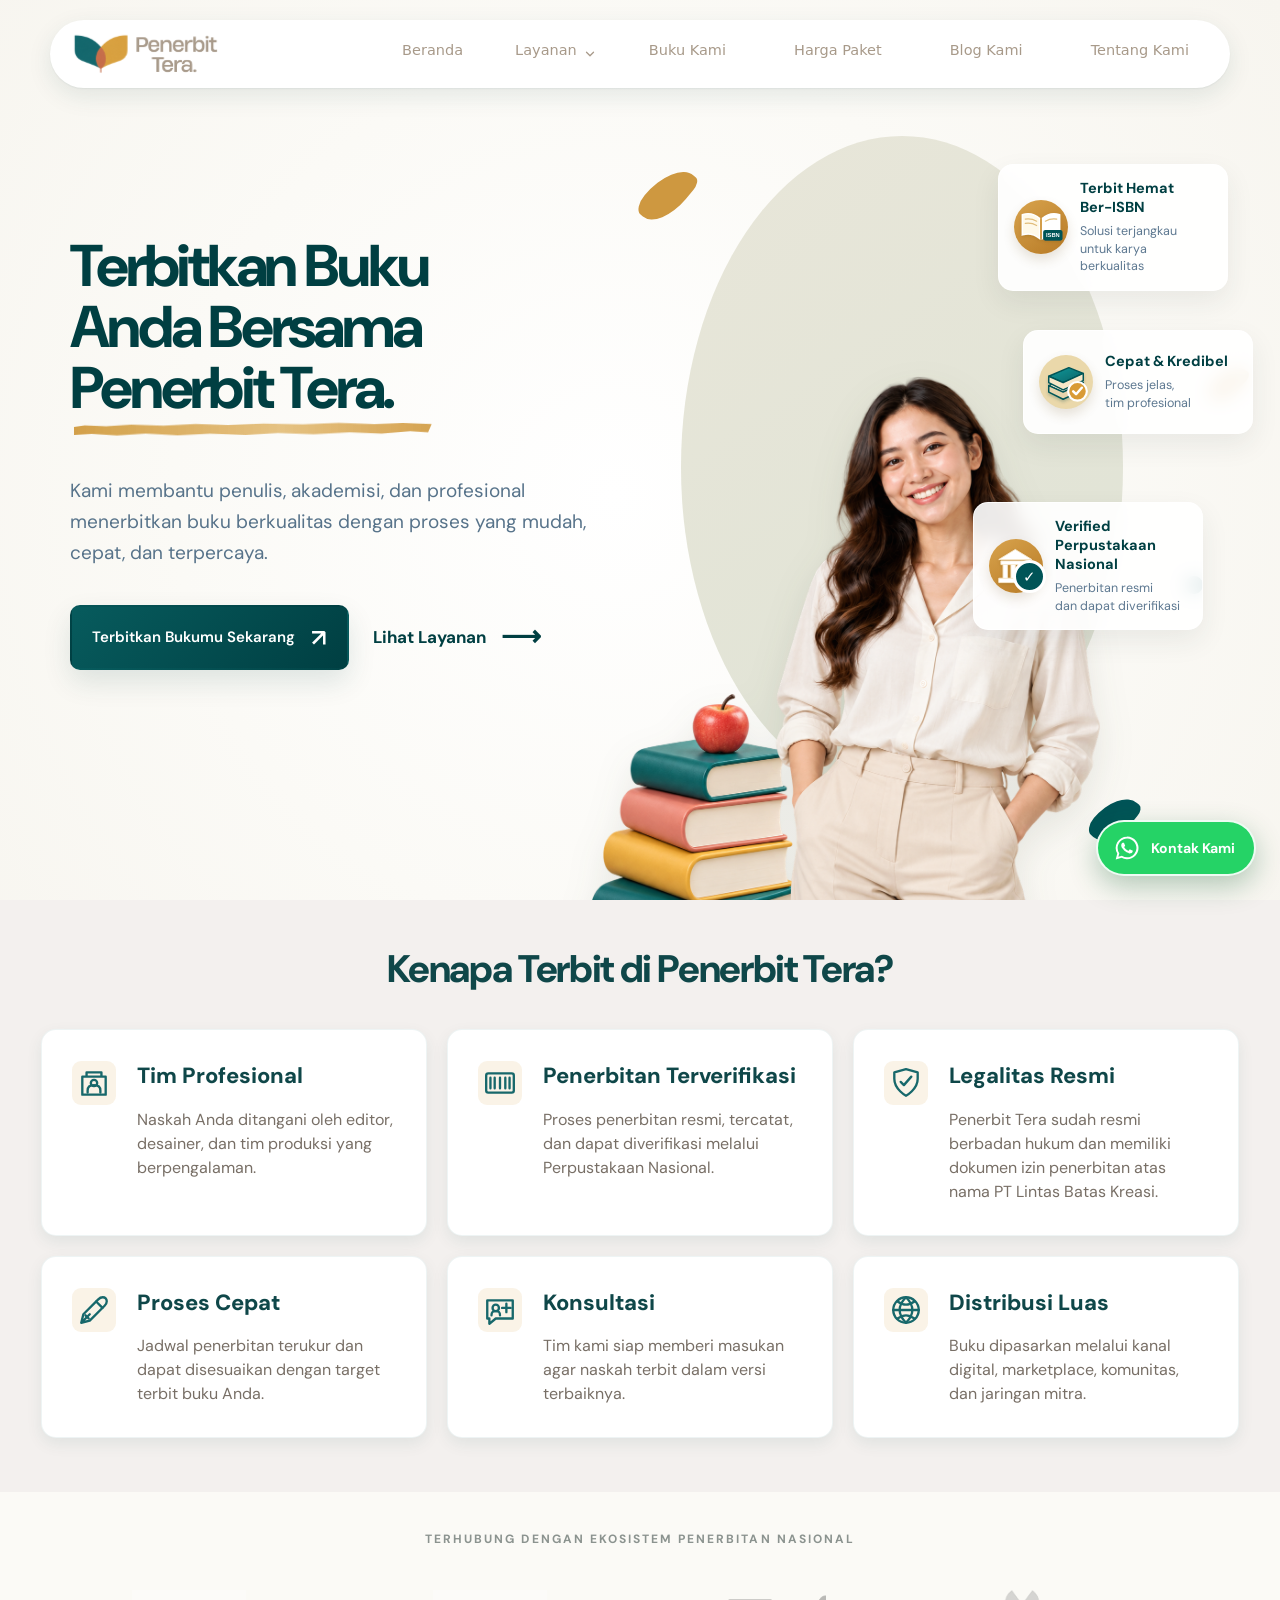
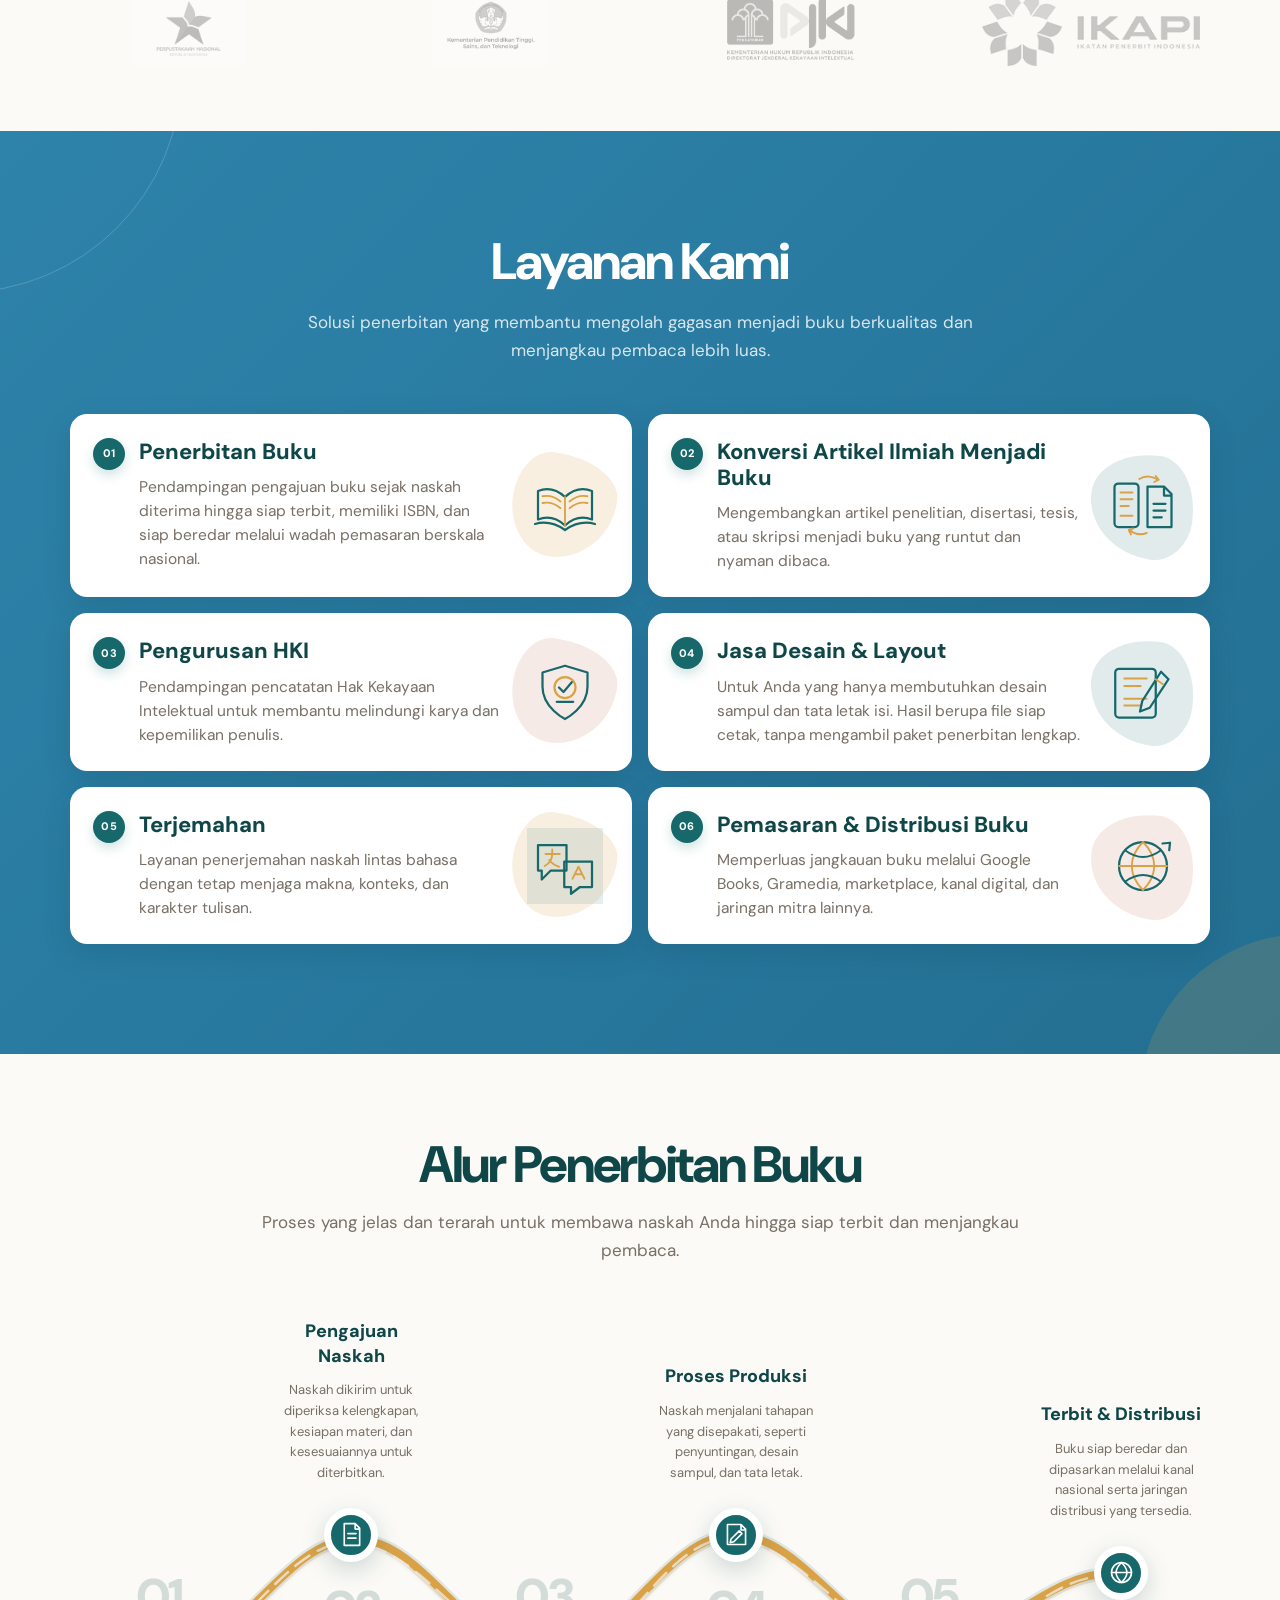
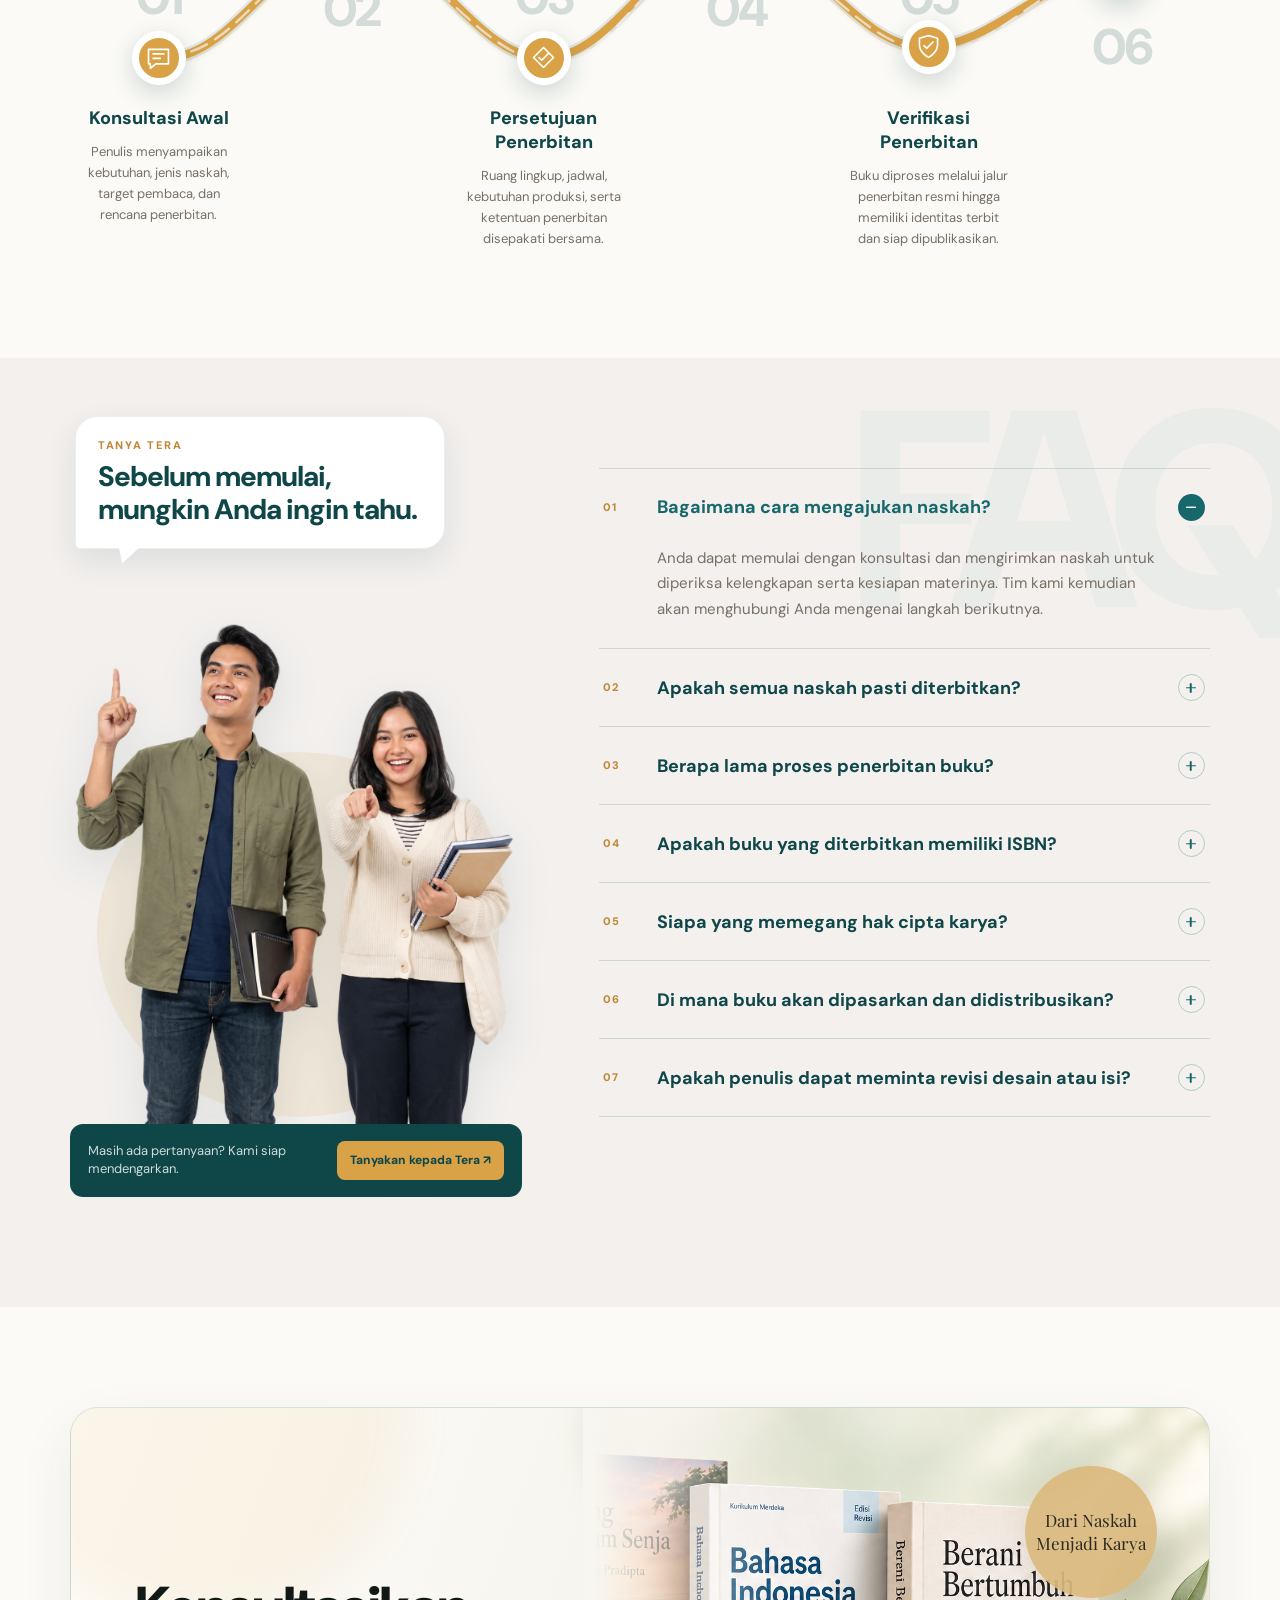
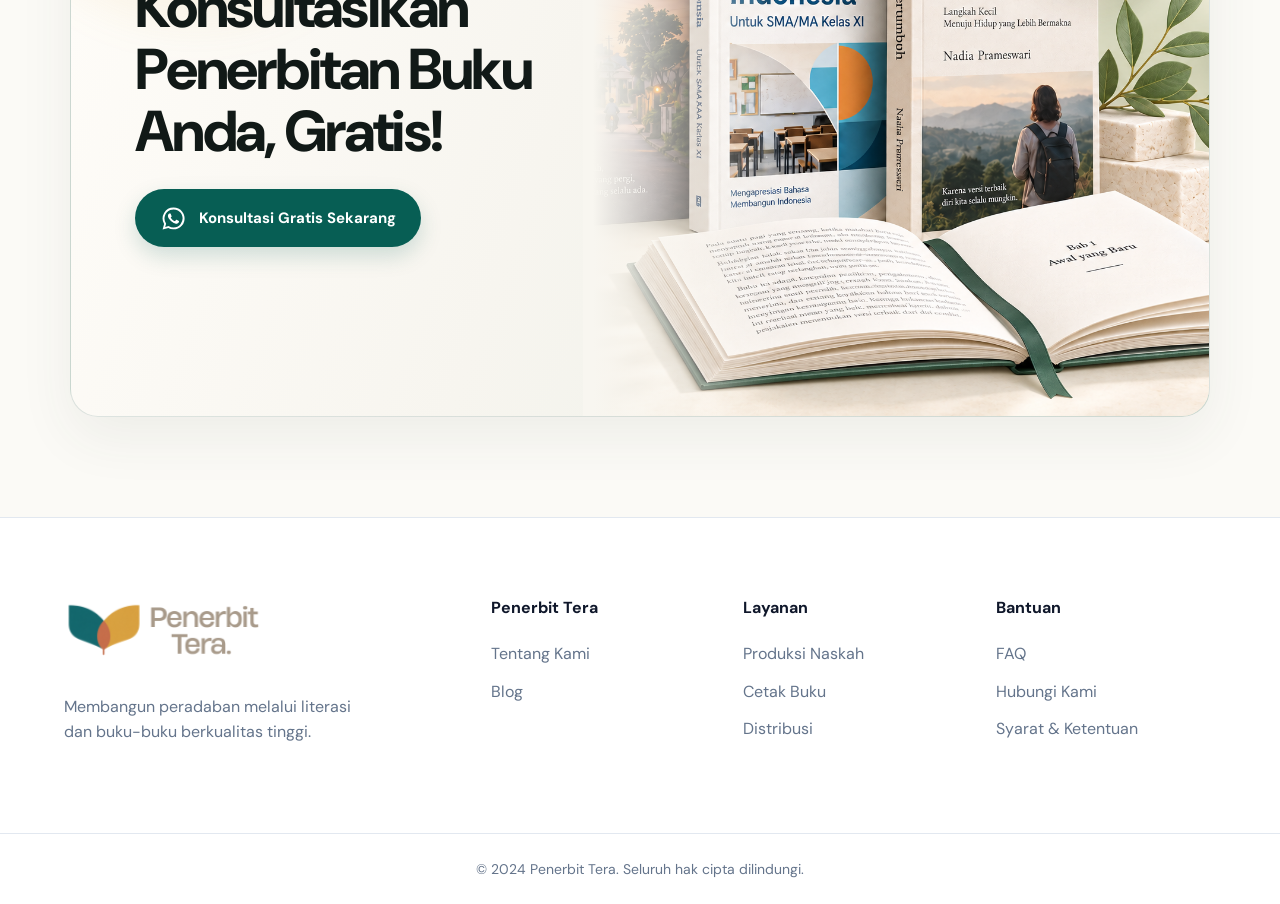
<file: index.html>
<!DOCTYPE html>
<html lang="id">
<head>
    <meta charset="UTF-8">
    <meta name="viewport" content="width=device-width, initial-scale=1.0">
    <title>Penerbit Tera | Wujudkan Karyamu</title>
    <meta name="description" content="Penerbit Tera adalah penerbit buku modern yang membantu penulis mewujudkan karyanya.">
    <meta name="robots" content="index, follow, max-image-preview:large, max-snippet:-1, max-video-preview:-1">
    <meta name="author" content="Penerbit Tera">
    <meta name="theme-color" content="#0f4749">
    <meta property="og:locale" content="id_ID">
    <meta property="og:type" content="website">
    <meta property="og:site_name" content="Penerbit Tera">
    <meta property="og:title" content="Penerbit Tera | Wujudkan Karyamu">
    <meta property="og:description" content="Penerbit buku modern yang membantu penulis mewujudkan naskah menjadi buku berkualitas.">
    <meta name="twitter:card" content="summary">
    <meta name="twitter:title" content="Penerbit Tera | Wujudkan Karyamu">
    <meta name="twitter:description" content="Penerbit buku modern yang membantu penulis mewujudkan naskah menjadi buku berkualitas.">
    <script type="application/ld+json">
    {"@context":"https://schema.org","@type":"Organization","name":"Penerbit Tera","legalName":"PT Lintas Batas Kreasi","description":"Penerbit buku yang menyediakan layanan penerbitan, penyuntingan, desain, pengurusan HKI, penerjemahan, pemasaran, dan distribusi buku.","telephone":"+62-878-9034-3450","logo":"Assets/Navbar Logo.svg","contactPoint":{"@type":"ContactPoint","telephone":"+62-878-9034-3450","contactType":"customer service","availableLanguage":["Indonesian"]}}
    </script>
    <link rel="preconnect" href="https://fonts.googleapis.com">
    <link rel="preconnect" href="https://fonts.gstatic.com" crossorigin>
    <link href="https://fonts.googleapis.com/css2?family=DM+Sans:wght@400;500;600;700;800&family=Playfair+Display:wght@500;600&display=swap" rel="stylesheet">
    <link rel="stylesheet" href="style.css">
    <link rel="stylesheet" href="hero.css">
</head>
<body>
    <!-- ========================================================================= -->
    <!-- [SECTION NAVBAR] NAVIGASI UTAMA & MOBILE MENU                             -->
    <!-- ========================================================================= -->
    <header class="site-nav" id="siteNav">
      <div class="nav-pill" id="navPill">
  
        <a href="index.html" class="nav-logo" aria-label="Penerbit Tera - Beranda">
          <img src="Assets/Navbar Logo.svg" alt="Logo Penerbit Tera">
        </a>
  
        <nav class="nav-links" aria-label="Navigasi utama">
          <a href="#beranda" class="nav-item">
            <span>Beranda</span>
          </a>
          <div class="nav-item nav-dropdown">
            <button class="nav-item-btn" type="button" aria-expanded="false" aria-controls="servicesDropdown">
              <span>Layanan</span>
              <svg class="chev" width="14" height="14" viewBox="0 0 20 20" fill="none" aria-hidden="true">
                <path d="m5 7.5 5 5 5-5" stroke="currentColor" stroke-width="1.8" stroke-linecap="round" stroke-linejoin="round"/>
              </svg>
            </button>
            <div class="dropdown-panel" id="servicesDropdown">
              <a href="layanan-penerbitan-buku.html" class="dropdown-link">
                <span class="dd-title">Penerbitan Buku</span>
                <span class="dd-desc">Dari pengajuan naskah hingga buku siap beredar.</span>
              </a>
              <a href="layanan-konversi-artikel.html" class="dropdown-link">
                <span class="dd-title">Konversi Artikel Menjadi Buku</span>
                <span class="dd-desc">Mengembangkan karya ilmiah menjadi buku yang nyaman dibaca.</span>
              </a>
              <a href="layanan-pengurusan-hki.html" class="dropdown-link">
                <span class="dd-title">Pengurusan HKI</span>
                <span class="dd-desc">Pendampingan pencatatan dan perlindungan karya.</span>
              </a>
              <a href="layanan-desain-layout.html" class="dropdown-link">
                <span class="dd-title">Desain &amp; Layout</span>
                <span class="dd-desc">Desain sampul dan tata letak buku siap cetak.</span>
              </a>
              <a href="layanan-terjemahan.html" class="dropdown-link">
                <span class="dd-title">Terjemahan</span>
                <span class="dd-desc">Penerjemahan naskah dengan makna yang tetap terjaga.</span>
              </a>
              <a href="layanan-distribusi-buku.html" class="dropdown-link">
                <span class="dd-title">Pemasaran &amp; Distribusi</span>
                <span class="dd-desc">Memperluas jangkauan buku melalui berbagai kanal.</span>
              </a>
            </div>
          </div>
          <a href="buku-kami.html" class="nav-item">
            <span>Buku Kami</span>
          </a>
          <a href="harga-paket.html" class="nav-item">
            <span>Harga Paket</span>
          </a>
          <a href="#blog" class="nav-item">
            <span>Blog Kami</span>
          </a>
          <a href="tentang-kami.html" class="nav-item">
            <span>Tentang Kami</span>
          </a>
        </nav>
  
        <button class="nav-burger" id="navBurger" aria-label="Buka menu" aria-expanded="false" aria-controls="mobileMenu">
          <span></span><span></span><span></span>
        </button>
      </div>
    </header>
  
    <div class="mobile-menu" id="mobileMenu">
      <a href="#beranda" class="mobile-link">Beranda</a>
      <button class="mobile-group-toggle" type="button" data-group="mobileServices" aria-expanded="false">
        <span>Layanan</span>
        <svg width="18" height="18" viewBox="0 0 20 20" fill="none" aria-hidden="true">
          <path d="m5 7.5 5 5 5-5" stroke="currentColor" stroke-width="1.8" stroke-linecap="round" stroke-linejoin="round"/>
        </svg>
      </button>
      <div class="mobile-submenu" id="mobileServices">
        <a href="layanan-penerbitan-buku.html">Penerbitan Buku</a>
        <a href="layanan-konversi-artikel.html">Konversi Artikel Menjadi Buku</a>
        <a href="layanan-pengurusan-hki.html">Pengurusan HKI</a>
        <a href="layanan-desain-layout.html">Desain &amp; Layout</a>
        <a href="layanan-terjemahan.html">Terjemahan</a>
        <a href="layanan-distribusi-buku.html">Pemasaran &amp; Distribusi</a>
      </div>
      <a href="buku-kami.html" class="mobile-link">Buku Kami</a>
      <a href="harga-paket.html" class="mobile-link">Harga Paket</a>
      <a href="#blog" class="mobile-link">Blog Kami</a>
      <a href="tentang-kami.html" class="mobile-link">Tentang Kami</a>
    </div>
    <!-- ========================================================================= -->
    <!-- [END] NAVBAR & MOBILE MENU                                                -->
    <!-- ========================================================================= -->


    <main>

        <!-- ========================================================================= -->
        <!-- [SECTION 2] HERO SECTION (TAMBAH / EDIT KONTEN DI BAWAH INI)             -->
        <!-- ========================================================================= -->
        <section id="beranda" class="hero">
            <div class="hero-content">
                <div class="hero-text">
                    <h1>Terbitkan Buku<br>Anda Bersama<br>Penerbit Tera<span class="title-dot">.</span></h1>
                    <p class="hero-description">Kami membantu penulis, akademisi, dan profesional menerbitkan buku berkualitas dengan proses yang mudah, cepat, dan terpercaya.</p>
                    <div class="hero-actions">
                        <a href="#kontak" class="btn btn-primary btn-large">Terbitkan Bukumu Sekarang <span>↗</span></a>
                        <a href="#layanan" class="text-link">Lihat Layanan <span>⟶</span></a>
                    </div>
                </div>
                <div class="hero-visual">
                    <div class="hero-oval"></div>
                    <span class="confetti confetti-one"></span><span class="confetti confetti-two"></span><span class="confetti confetti-three"></span><span class="confetti confetti-four"></span>
                    <img class="hero-person" src="Assets/hero-publisher.png" alt="Konsultan Penerbit Tera bersama tumpukan buku" width="1092" height="1371">
                    <div class="trust-card card-isbn"><span class="trust-icon"><img src="Assets/icon-isbn.svg" alt="" aria-hidden="true"></span><div><strong>Terbit Hemat<br>Ber-ISBN</strong><p>Solusi terjangkau<br>untuk karya berkualitas</p></div></div>
                    <div class="trust-card card-fast"><span class="trust-icon books"><img src="Assets/icon-credible.svg" alt="" aria-hidden="true"></span><div><strong>Cepat &amp; Kredibel</strong><p>Proses jelas,<br>tim profesional</p></div></div>
                    <div class="trust-card card-verified"><span class="trust-icon building"><img src="Assets/icon-verified.svg" alt="" aria-hidden="true"></span><div><strong>Verified<br>Perpustakaan Nasional</strong><p>Penerbitan resmi<br>dan dapat diverifikasi</p></div></div>
                </div>
            </div>
        </section>
        <!-- ========================================================================= -->
        <!-- [END] HERO SECTION                                                        -->
        <!-- ========================================================================= -->

        <!-- ========================================================================= -->
        <!-- [SECTION 3] WHY US                                                       -->
        <!-- ========================================================================= -->
        <section id="why-us" class="why-us" aria-labelledby="whyUsTitle">
            <div class="why-us-shell">
                <h2 id="whyUsTitle">Kenapa Terbit di Penerbit Tera?</h2>
                <div class="why-us-grid">
                    <article class="why-card">
                        <div class="why-icon" aria-hidden="true">
                            <svg viewBox="0 0 32 32"><path d="M5 10h22v17H5zM9 10V6h14v4"/><circle cx="16" cy="16" r="3"/><path d="M10 25v-2c0-3 2-5 6-5s6 2 6 5v2"/></svg>
                        </div>
                        <div><h3>Tim Profesional</h3>
                        <p>Naskah Anda ditangani oleh editor, desainer, dan tim produksi yang berpengalaman.</p></div>
                    </article>

                    <article class="why-card">
                        <div class="why-icon" aria-hidden="true">
                            <svg viewBox="0 0 32 32"><rect x="3" y="7" width="26" height="18" rx="2"/><path d="M7 11v10M11 11v10M16 11v10M21 11v10M25 11v10"/></svg>
                        </div>
                        <div><h3>Penerbitan Terverifikasi</h3>
                        <p>Proses penerbitan resmi, tercatat, dan dapat diverifikasi melalui Perpustakaan Nasional.</p></div>
                    </article>

                    <article class="why-card">
                        <div class="why-icon" aria-hidden="true">
                            <svg viewBox="0 0 32 32"><path d="M16 28S27 22 27 12V6L16 3 5 6v6c0 10 11 16 11 16Z"/><path d="m11 15 3 3 7-8"/></svg>
                        </div>
                        <div><h3>Legalitas Resmi</h3>
                        <p>Penerbit Tera sudah resmi berbadan hukum dan memiliki dokumen izin penerbitan atas nama PT Lintas Batas Kreasi.</p></div>
                    </article>

                    <article class="why-card">
                        <div class="why-icon" aria-hidden="true">
                            <svg viewBox="0 0 32 32"><path d="M12 20 4 28l2-8 14-14c3-3 6-2 7-1 1 1 2 4-1 7L12 26l-8 2"/><path d="m18 8 6 6M8 21l3 3"/></svg>
                        </div>
                        <div><h3>Proses Cepat</h3>
                        <p>Jadwal penerbitan terukur dan dapat disesuaikan dengan target terbit buku Anda.</p></div>
                    </article>

                    <article class="why-card">
                        <div class="why-icon" aria-hidden="true">
                            <svg viewBox="0 0 32 32"><path d="M4 7h24v17H12l-6 5v-5H4z"/><circle cx="12" cy="14" r="3"/><path d="M8 21c0-3 1-4 4-4s4 1 4 4M22 10v8M18 14h8"/></svg>
                        </div>
                        <div><h3>Konsultasi</h3>
                        <p>Tim kami siap memberi masukan agar naskah terbit dalam versi terbaiknya.</p></div>
                    </article>

                    <article class="why-card">
                        <div class="why-icon" aria-hidden="true">
                            <svg viewBox="0 0 32 32"><circle cx="16" cy="16" r="12"/><path d="M4 16h24M16 4c4 4 6 8 6 12s-2 8-6 12c-4-4-6-8-6-12s2-8 6-12Z"/><path d="M8 8c3 2 5 3 8 3s5-1 8-3M8 24c3-2 5-3 8-3s5 1 8 3"/></svg>
                        </div>
                        <div><h3>Distribusi Luas</h3>
                        <p>Buku dipasarkan melalui kanal digital, marketplace, komunitas, dan jaringan mitra.</p></div>
                    </article>
                </div>
            </div>
        </section>
        <!-- ========================================================================= -->
        <!-- [END] WHY US                                                             -->
        <!-- ========================================================================= -->

        <section class="partners" aria-labelledby="partnersTitle">
            <div class="container partners-container">
                <p class="partners-label" id="partnersTitle">Terhubung dengan ekosistem penerbitan nasional</p>
                <div class="partners-list">
                    <div class="partner-logo">
                        <img src="Assets/partner-perpusnas.jpg" alt="Perpustakaan Nasional Republik Indonesia">
                    </div>
                    <div class="partner-logo">
                        <img src="Assets/partner-dikti.webp" alt="Kementerian Pendidikan Tinggi, Sains, dan Teknologi">
                    </div>
                    <div class="partner-logo partner-logo--wide">
                        <img src="Assets/partner-djki.png" alt="Direktorat Jenderal Kekayaan Intelektual">
                    </div>
                    <div class="partner-logo">
                        <img src="Assets/partner-ikapi.png" alt="Ikatan Penerbit Indonesia">
                    </div>
                </div>
            </div>
        </section>

        <section id="layanan" class="section services">
            <div class="container">
                <div class="section-header">
                    <h2>Layanan Kami</h2>
                    <p>Solusi penerbitan yang membantu mengolah gagasan menjadi buku berkualitas dan menjangkau pembaca lebih luas.</p>
                </div>
                <div class="services-grid">
                    <div class="service-card">
                        <div class="icon"><img src="Assets/service-publishing.svg" alt="" aria-hidden="true"></div>
                        <h3>Penerbitan Buku</h3>
                        <p>Pendampingan pengajuan buku sejak naskah diterima hingga siap terbit, memiliki ISBN, dan siap beredar melalui wadah pemasaran berskala nasional.</p>
                    </div>
                    <div class="service-card">
                        <div class="icon"><img src="Assets/service-journal-book.svg" alt="" aria-hidden="true"></div>
                        <h3>Konversi Artikel Ilmiah Menjadi Buku</h3>
                        <p>Mengembangkan artikel penelitian, disertasi, tesis, atau skripsi menjadi buku yang runtut dan nyaman dibaca.</p>
                    </div>
                    <div class="service-card">
                        <div class="icon"><img src="Assets/service-hki.svg" alt="" aria-hidden="true"></div>
                        <h3>Pengurusan HKI</h3>
                        <p>Pendampingan pencatatan Hak Kekayaan Intelektual untuk membantu melindungi karya dan kepemilikan penulis.</p>
                    </div>
                    <div class="service-card">
                        <div class="icon"><img src="Assets/service-design.svg" alt="" aria-hidden="true"></div>
                        <h3>Jasa Desain &amp; Layout</h3>
                        <p>Untuk Anda yang hanya membutuhkan desain sampul dan tata letak isi. Hasil berupa file siap cetak, tanpa mengambil paket penerbitan lengkap.</p>
                    </div>
                    <div class="service-card">
                        <div class="icon"><img src="Assets/service-translation.svg" alt="" aria-hidden="true"></div>
                        <h3>Terjemahan</h3>
                        <p>Layanan penerjemahan naskah lintas bahasa dengan tetap menjaga makna, konteks, dan karakter tulisan.</p>
                    </div>
                    <div class="service-card">
                        <div class="icon"><img src="Assets/service-distribution.svg" alt="" aria-hidden="true"></div>
                        <h3>Pemasaran &amp; Distribusi Buku</h3>
                        <p>Memperluas jangkauan buku melalui Google Books, Gramedia, marketplace, kanal digital, dan jaringan mitra lainnya.</p>
                    </div>
                </div>
            </div>
        </section>

        <!-- ========================================================================= -->
        <!-- [SECTION] ALUR PENERBITAN                                                -->
        <!-- ========================================================================= -->
        <section id="cara-kerja" class="publishing-flow" aria-labelledby="flowTitle">
            <div class="container flow-container">
                <header class="flow-header">
                    <h2 id="flowTitle">Alur Penerbitan Buku</h2>
                    <p>Proses yang jelas dan terarah untuk membawa naskah Anda hingga siap terbit dan menjangkau pembaca.</p>
                </header>

                <div class="flow-steps">
                    <svg class="flow-path" viewBox="0 0 1200 300" preserveAspectRatio="none" aria-hidden="true">
                        <path class="flow-path-shadow" d="M100 205 C175 205 225 86 300 86 S425 205 500 205 S625 82 700 82 S825 194 900 194 S1025 120 1100 120"/>
                        <path class="flow-path-marker" d="M100 205 C175 205 225 86 300 86 S425 205 500 205 S625 82 700 82 S825 194 900 194 S1025 120 1100 120"/>
                        <path class="flow-path-texture" d="M100 201 C176 210 226 81 301 90 S426 200 501 209 S626 77 701 86 S826 189 901 198 S1026 115 1100 124"/>
                    </svg>
                    <article class="flow-step">
                        <span class="flow-number">01</span>
                        <div class="flow-icon" aria-hidden="true">
                            <svg viewBox="0 0 32 32"><path d="M5 7h22v16H13l-6 5v-5H5z"/><path d="M10 12h12M10 17h8"/></svg>
                        </div>
                        <h3>Konsultasi Awal</h3>
                        <p>Penulis menyampaikan kebutuhan, jenis naskah, target pembaca, dan rencana penerbitan.</p>
                    </article>

                    <article class="flow-step">
                        <span class="flow-number">02</span>
                        <div class="flow-icon" aria-hidden="true">
                            <svg viewBox="0 0 32 32"><path d="M8 4h12l5 5v19H8zM20 4v6h5"/><path d="M12 15h9M12 20h9"/></svg>
                        </div>
                        <h3>Pengajuan Naskah</h3>
                        <p>Naskah dikirim untuk diperiksa kelengkapan, kesiapan materi, dan kesesuaiannya untuk diterbitkan.</p>
                    </article>

                    <article class="flow-step">
                        <span class="flow-number">03</span>
                        <div class="flow-icon" aria-hidden="true">
                            <svg viewBox="0 0 32 32"><path d="M5 16 16 5l11 11-11 11z"/><path d="m11 16 3 3 7-7"/></svg>
                        </div>
                        <h3>Persetujuan Penerbitan</h3>
                        <p>Ruang lingkup, jadwal, kebutuhan produksi, serta ketentuan penerbitan disepakati bersama.</p>
                    </article>

                    <article class="flow-step">
                        <span class="flow-number">04</span>
                        <div class="flow-icon" aria-hidden="true">
                            <svg viewBox="0 0 32 32"><path d="M6 5h15l5 5v17H6zM21 5v6h5"/><path d="m10 21 9-9 3 3-9 9-4 1z"/></svg>
                        </div>
                        <h3>Proses Produksi</h3>
                        <p>Naskah menjalani tahapan yang disepakati, seperti penyuntingan, desain sampul, dan tata letak.</p>
                    </article>

                    <article class="flow-step">
                        <span class="flow-number">05</span>
                        <div class="flow-icon" aria-hidden="true">
                            <svg viewBox="0 0 32 32"><path d="M16 28s10-5 10-14V7L16 4 6 7v7c0 9 10 14 10 14Z"/><path d="m11 15 3 3 7-7"/></svg>
                        </div>
                        <h3>Verifikasi Penerbitan</h3>
                        <p>Buku diproses melalui jalur penerbitan resmi hingga memiliki identitas terbit dan siap dipublikasikan.</p>
                    </article>

                    <article class="flow-step">
                        <span class="flow-number">06</span>
                        <div class="flow-icon" aria-hidden="true">
                            <svg viewBox="0 0 32 32"><circle cx="16" cy="16" r="11"/><path d="M5 16h22M16 5c4 4 6 7 6 11s-2 7-6 11c-4-4-6-7-6-11s2-7 6-11Z"/></svg>
                        </div>
                        <h3>Terbit &amp; Distribusi</h3>
                        <p>Buku siap beredar dan dipasarkan melalui kanal nasional serta jaringan distribusi yang tersedia.</p>
                    </article>
                </div>

            </div>
        </section>
        <!-- ========================================================================= -->
        <!-- [END] ALUR PENERBITAN                                                   -->
        <!-- ========================================================================= -->

        <!-- ========================================================================= -->
        <!-- [SECTION] FAQ                                                            -->
        <!-- ========================================================================= -->
        <section id="faq" class="faq-section" aria-labelledby="faqTitle">
            <div class="container faq-container">
                <div class="faq-intro">
                    <div class="faq-visual">
                        <div class="faq-bubble">
                            <small>Tanya Tera</small>
                            <h2 id="faqTitle">Sebelum memulai, mungkin Anda ingin tahu.</h2>
                        </div>
                        <img src="Assets/faq-tera-team.png" alt="Tim Penerbit Tera siap menjawab pertanyaan Anda" width="1114" height="1402">
                    </div>
                    <div class="faq-help">
                        <p>Masih ada pertanyaan? Kami siap mendengarkan.</p>
                        <a href="https://wa.me/6287890343450?text=Halo%20Penerbit%20Tera%2C%20saya%20ingin%20berkonsultasi%20mengenai%20penerbitan%20buku." class="faq-contact" target="_blank" rel="noopener noreferrer"><span>Tanyakan kepada Tera ↗</span></a>
                    </div>
                </div>

                <div class="faq-list">
                    <details class="faq-item" open>
                        <summary><span class="faq-index">01</span><span>Bagaimana cara mengajukan naskah?</span><i aria-hidden="true"></i></summary>
                        <div class="faq-answer"><p>Anda dapat memulai dengan konsultasi dan mengirimkan naskah untuk diperiksa kelengkapan serta kesiapan materinya. Tim kami kemudian akan menghubungi Anda mengenai langkah berikutnya.</p></div>
                    </details>

                    <details class="faq-item">
                        <summary><span class="faq-index">02</span><span>Apakah semua naskah pasti diterbitkan?</span><i aria-hidden="true"></i></summary>
                        <div class="faq-answer"><p>Setiap naskah akan ditinjau terlebih dahulu. Keputusan penerbitan mempertimbangkan kelengkapan, kualitas materi, kesesuaian isi, dan kesiapan naskah untuk memasuki proses produksi.</p></div>
                    </details>

                    <details class="faq-item">
                        <summary><span class="faq-index">03</span><span>Berapa lama proses penerbitan buku?</span><i aria-hidden="true"></i></summary>
                        <div class="faq-answer"><p>Durasi bergantung pada kondisi naskah dan layanan yang dibutuhkan. Jadwal kerja akan disusun dan disepakati bersama setelah naskah selesai ditinjau.</p></div>
                    </details>

                    <details class="faq-item">
                        <summary><span class="faq-index">04</span><span>Apakah buku yang diterbitkan memiliki ISBN?</span><i aria-hidden="true"></i></summary>
                        <div class="faq-answer"><p>Buku yang memenuhi ketentuan akan diproses melalui jalur penerbitan resmi sehingga memiliki identitas terbit dan dapat diverifikasi melalui Perpustakaan Nasional.</p></div>
                    </details>

                    <details class="faq-item">
                        <summary><span class="faq-index">05</span><span>Siapa yang memegang hak cipta karya?</span><i aria-hidden="true"></i></summary>
                        <div class="faq-answer"><p>Hak cipta tetap melekat pada penulis. Ketentuan mengenai hak penerbitan, penggunaan karya, dan hal terkait lainnya dijelaskan secara transparan dalam kesepakatan penerbitan.</p></div>
                    </details>

                    <details class="faq-item">
                        <summary><span class="faq-index">06</span><span>Di mana buku akan dipasarkan dan didistribusikan?</span><i aria-hidden="true"></i></summary>
                        <div class="faq-answer"><p>Buku dapat dipasarkan melalui Google Books, Gramedia, marketplace, kanal digital, komunitas, serta jaringan mitra lain sesuai bentuk dan kebutuhan penerbitannya.</p></div>
                    </details>

                    <details class="faq-item">
                        <summary><span class="faq-index">07</span><span>Apakah penulis dapat meminta revisi desain atau isi?</span><i aria-hidden="true"></i></summary>
                        <div class="faq-answer"><p>Revisi dapat dilakukan pada tahap produksi sesuai ruang lingkup dan jumlah revisi yang telah disepakati sebelum buku dinyatakan siap terbit.</p></div>
                    </details>
                </div>
            </div>
        </section>
        <!-- ========================================================================= -->
        <!-- [END] FAQ                                                                -->
        <!-- ========================================================================= -->
        
        <section class="cta-section" aria-labelledby="ctaTitle">
            <div class="container cta-container">
                <div class="cta-content">
                    <h2 id="ctaTitle">Konsultasikan Penerbitan Buku Anda, Gratis!</h2>
                    <div class="cta-actions">
                        <a href="https://wa.me/6287890343450?text=Halo%20Penerbit%20Tera%2C%20saya%20ingin%20berkonsultasi%20mengenai%20penerbitan%20buku." class="cta-whatsapp" target="_blank" rel="noopener noreferrer">
                            <svg viewBox="0 0 32 32" aria-hidden="true"><path fill="currentColor" d="M16.04 3A12.89 12.89 0 0 0 4.9 22.38L3.08 29l6.78-1.78A12.94 12.94 0 1 0 16.04 3Zm0 23.68a10.7 10.7 0 0 1-5.46-1.5l-.39-.23-4.02 1.06 1.07-3.92-.25-.4a10.72 10.72 0 1 1 9.05 4.99Zm5.88-8.03c-.32-.16-1.91-.94-2.21-1.05-.3-.11-.51-.16-.73.16-.21.32-.83 1.05-1.02 1.27-.19.21-.38.24-.7.08-.33-.16-1.37-.5-2.61-1.61a9.8 9.8 0 0 1-1.81-2.25c-.19-.32-.02-.5.14-.66.15-.14.33-.37.49-.56.16-.19.21-.32.32-.54.11-.21.06-.4-.03-.56-.08-.16-.73-1.75-1-2.4-.26-.63-.53-.55-.73-.56h-.62c-.22 0-.57.08-.87.4-.3.32-1.13 1.1-1.13 2.69s1.16 3.12 1.32 3.34c.16.21 2.28 3.48 5.52 4.88.77.33 1.37.53 1.84.68.77.25 1.47.21 2.03.13.62-.09 1.91-.78 2.18-1.53.27-.76.27-1.42.19-1.55-.08-.14-.3-.22-.62-.38Z"/></svg>
                            Konsultasi Gratis Sekarang
                        </a>
                    </div>
                </div>
                <div class="cta-visual" aria-hidden="true">
                    <img src="Assets/asset-cta-buku-penerbit-tera-light.png" alt="" width="1536" height="1024">
                    <div class="cta-seal">Dari Naskah<br>Menjadi Karya</div>
                </div>
            </div>
        </section>
    </main>

    <footer>
        <div class="container footer-content">
            <div class="footer-brand">
                <a href="#beranda" class="footer-logo" aria-label="Penerbit Tera - kembali ke beranda">
                    <img src="Assets/Navbar Logo.svg" alt="Penerbit Tera">
                </a>
                <p>Membangun peradaban melalui literasi dan buku-buku berkualitas tinggi.</p>
            </div>
            <div class="footer-links">
                <div class="link-group">
                    <h4>Penerbit Tera</h4>
                    <a href="tentang-kami.html">Tentang Kami</a>
                    <a href="#blog">Blog</a>
                </div>
                <div class="link-group">
                    <h4>Layanan</h4>
                    <a href="#layanan">Produksi Naskah</a>
                    <a href="#layanan">Cetak Buku</a>
                    <a href="#layanan">Distribusi</a>
                </div>
                <div class="link-group">
                    <h4>Bantuan</h4>
                    <a href="#faq">FAQ</a>
                    <a href="#kontak">Hubungi Kami</a>
                    <a href="#syarat">Syarat & Ketentuan</a>
                </div>
            </div>
        </div>
        <div class="footer-bottom">
            <p>&copy; 2024 Penerbit Tera. Seluruh hak cipta dilindungi.</p>
        </div>
    </footer>

    <!-- Tombol WhatsApp mengambang -->
    <a
        class="whatsapp-float"
        href="https://wa.me/6287890343450?text=Halo%20Penerbit%20Tera%2C%20saya%20ingin%20berkonsultasi%20mengenai%20penerbitan%20buku."
        target="_blank"
        rel="noopener noreferrer"
        aria-label="Konsultasi dengan Penerbit Tera melalui WhatsApp"
    >
        <svg class="whatsapp-float__icon" viewBox="0 0 32 32" aria-hidden="true">
            <path fill="currentColor" d="M16.04 3A12.89 12.89 0 0 0 4.9 22.38L3.08 29l6.78-1.78A12.94 12.94 0 1 0 16.04 3Zm0 23.68a10.7 10.7 0 0 1-5.46-1.5l-.39-.23-4.02 1.06 1.07-3.92-.25-.4a10.72 10.72 0 1 1 9.05 4.99Zm5.88-8.03c-.32-.16-1.91-.94-2.21-1.05-.3-.11-.51-.16-.73.16-.21.32-.83 1.05-1.02 1.27-.19.21-.38.24-.7.08-.33-.16-1.37-.5-2.61-1.61a9.8 9.8 0 0 1-1.81-2.25c-.19-.32-.02-.5.14-.66.15-.14.33-.37.49-.56.16-.19.21-.32.32-.54.11-.21.06-.4-.03-.56-.08-.16-.73-1.75-1-2.4-.26-.63-.53-.55-.73-.56h-.62c-.22 0-.57.08-.87.4-.3.32-1.13 1.1-1.13 2.69s1.16 3.12 1.32 3.34c.16.21 2.28 3.48 5.52 4.88.77.33 1.37.53 1.84.68.77.25 1.47.21 2.03.13.62-.09 1.91-.78 2.18-1.53.27-.76.27-1.42.19-1.55-.08-.14-.3-.22-.62-.38Z"/>
        </svg>
        <span class="whatsapp-float__label">Kontak Kami</span>
    </a>

    <script src="script.js"></script>
</body>
</html>
</file>
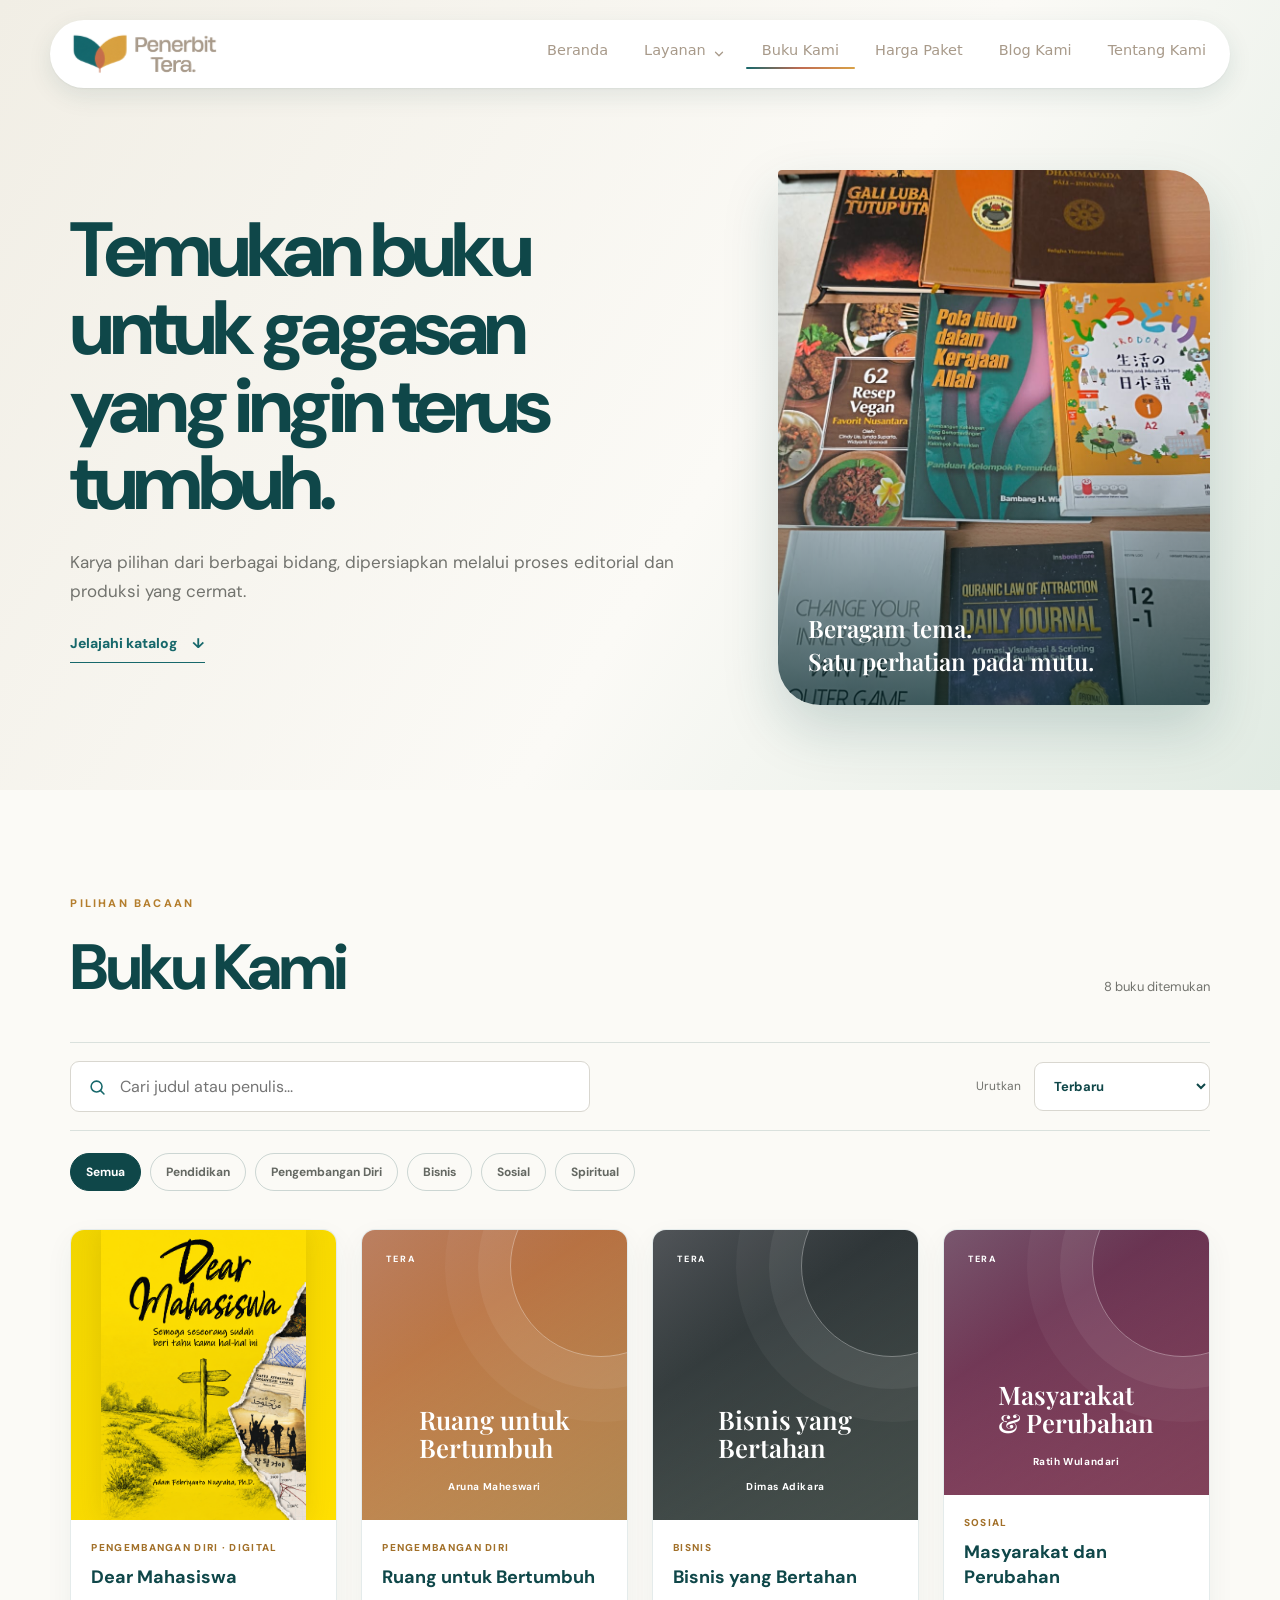
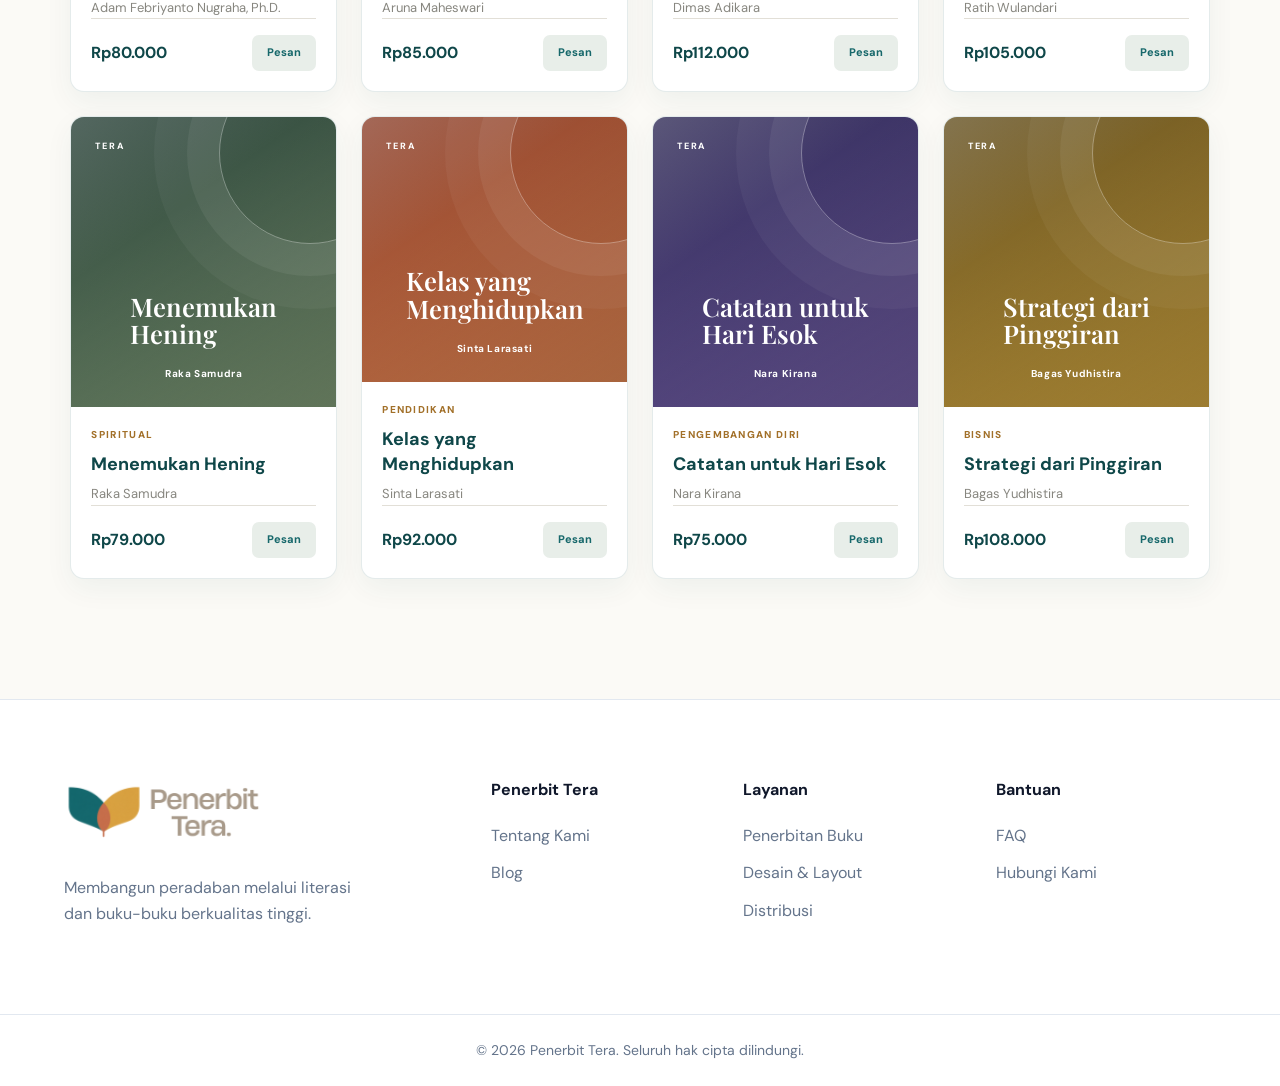
<file: buku-kami.html>
<!DOCTYPE html>
<html lang="id">
<head>
    <meta charset="UTF-8">
    <meta name="viewport" content="width=device-width, initial-scale=1.0">
    <title>Buku Kami | Penerbit Tera</title>
    <meta name="description" content="Jelajahi katalog buku Penerbit Tera dari berbagai kategori dan temukan bacaan yang tepat untuk Anda.">
    <meta name="robots" content="index, follow, max-image-preview:large, max-snippet:-1, max-video-preview:-1">
    <meta name="author" content="Penerbit Tera"><meta name="theme-color" content="#0f4749">
    <meta property="og:locale" content="id_ID"><meta property="og:type" content="website"><meta property="og:site_name" content="Penerbit Tera">
    <meta property="og:title" content="Buku Kami | Penerbit Tera"><meta property="og:description" content="Jelajahi katalog buku Penerbit Tera dari berbagai kategori.">
    <meta name="twitter:card" content="summary"><meta name="twitter:title" content="Buku Kami | Penerbit Tera"><meta name="twitter:description" content="Temukan buku pilihan dari berbagai kategori di Penerbit Tera.">
    <script type="application/ld+json">{"@context":"https://schema.org","@type":"CollectionPage","name":"Katalog Buku Penerbit Tera","description":"Katalog buku Penerbit Tera dari berbagai kategori.","inLanguage":"id-ID","publisher":{"@type":"Organization","name":"Penerbit Tera"}}</script>
    <link rel="preconnect" href="https://fonts.googleapis.com">
    <link rel="preconnect" href="https://fonts.gstatic.com" crossorigin>
    <link href="https://fonts.googleapis.com/css2?family=DM+Sans:wght@400;500;600;700;800&family=Playfair+Display:wght@500;600&display=swap" rel="stylesheet">
    <link rel="stylesheet" href="style.css">
    <link rel="stylesheet" href="buku-kami.css">
</head>
<body>
    <header class="site-nav" id="siteNav">
        <div class="nav-pill">
            <a href="index.html" class="nav-logo" aria-label="Penerbit Tera - Beranda"><img src="Assets/Navbar Logo.svg" alt="Logo Penerbit Tera"></a>
            <nav class="nav-links" aria-label="Navigasi utama">
                <a href="index.html#beranda" class="nav-item"><span>Beranda</span></a>
                <div class="nav-item nav-dropdown"><button class="nav-item-btn" type="button" aria-expanded="false" aria-controls="servicesDropdown"><span>Layanan</span><svg class="chev" width="14" height="14" viewBox="0 0 20 20" fill="none" aria-hidden="true"><path d="m5 7.5 5 5 5-5" stroke="currentColor" stroke-width="1.8" stroke-linecap="round" stroke-linejoin="round"/></svg></button><div class="dropdown-panel" id="servicesDropdown"><a href="layanan-penerbitan-buku.html" class="dropdown-link"><span class="dd-title">Penerbitan Buku</span><span class="dd-desc">Dari pengajuan naskah hingga buku siap beredar.</span></a><a href="layanan-konversi-artikel.html" class="dropdown-link"><span class="dd-title">Konversi Artikel Menjadi Buku</span><span class="dd-desc">Mengembangkan karya ilmiah menjadi buku.</span></a><a href="layanan-pengurusan-hki.html" class="dropdown-link"><span class="dd-title">Pengurusan HKI</span><span class="dd-desc">Pendampingan pencatatan dan perlindungan karya.</span></a><a href="layanan-desain-layout.html" class="dropdown-link"><span class="dd-title">Desain &amp; Layout</span><span class="dd-desc">Desain sampul dan tata letak siap cetak.</span></a><a href="layanan-terjemahan.html" class="dropdown-link"><span class="dd-title">Terjemahan</span><span class="dd-desc">Penerjemahan naskah lintas bahasa.</span></a><a href="layanan-distribusi-buku.html" class="dropdown-link"><span class="dd-title">Pemasaran &amp; Distribusi</span><span class="dd-desc">Memperluas jangkauan buku Anda.</span></a></div></div>
                <a href="buku-kami.html" class="nav-item nav-books-active" aria-current="page"><span>Buku Kami</span></a>
                <a href="harga-paket.html" class="nav-item"><span>Harga Paket</span></a><a href="index.html#blog" class="nav-item"><span>Blog Kami</span></a><a href="tentang-kami.html" class="nav-item"><span>Tentang Kami</span></a>
            </nav>
            <button class="nav-burger" id="navBurger" aria-label="Buka menu" aria-expanded="false" aria-controls="mobileMenu"><span></span><span></span><span></span></button>
        </div>
    </header>
    <div class="mobile-menu" id="mobileMenu"><a href="index.html#beranda" class="mobile-link">Beranda</a><button class="mobile-group-toggle" type="button" data-group="mobileServices" aria-expanded="false"><span>Layanan</span><svg width="18" height="18" viewBox="0 0 20 20" fill="none" aria-hidden="true"><path d="m5 7.5 5 5 5-5" stroke="currentColor" stroke-width="1.8" stroke-linecap="round" stroke-linejoin="round"/></svg></button><div class="mobile-submenu" id="mobileServices"><a href="layanan-penerbitan-buku.html">Penerbitan Buku</a><a href="layanan-konversi-artikel.html">Konversi Artikel Menjadi Buku</a><a href="layanan-pengurusan-hki.html">Pengurusan HKI</a><a href="layanan-desain-layout.html">Desain &amp; Layout</a><a href="layanan-terjemahan.html">Terjemahan</a><a href="layanan-distribusi-buku.html">Pemasaran &amp; Distribusi</a></div><a href="buku-kami.html" class="mobile-link" aria-current="page">Buku Kami</a><a href="harga-paket.html" class="mobile-link">Harga Paket</a><a href="index.html#blog" class="mobile-link">Blog Kami</a><a href="tentang-kami.html" class="mobile-link">Tentang Kami</a></div>

    <main>
        <section class="books-hero">
            <div class="catalog-shell books-hero__grid">
                <div><h1>Temukan buku untuk gagasan yang ingin terus tumbuh.</h1><p>Karya pilihan dari berbagai bidang, dipersiapkan melalui proses editorial dan produksi yang cermat.</p><a href="#katalog" class="hero-catalog-link">Jelajahi katalog <span aria-hidden="true">↓</span></a></div>
                <div class="hero-books-photo"><img src="Assets/WhatsApp Image 2026-09-09 at 11.59.13.jpeg" alt="Beragam buku hasil produksi" width="899" height="1599"><span>Beragam tema.<br>Satu perhatian pada mutu.</span></div>
            </div>
        </section>

        <section class="catalog-section" id="katalog" aria-labelledby="catalogTitle">
            <div class="catalog-shell">
                <header class="catalog-heading"><div><p class="catalog-kicker">Pilihan Bacaan</p><h2 id="catalogTitle">Buku Kami</h2></div><p><span id="bookCount">8</span> buku ditemukan</p></header>
                <div class="catalog-toolbar">
                    <label class="catalog-search"><svg viewBox="0 0 24 24" aria-hidden="true"><circle cx="11" cy="11" r="7" fill="none" stroke="currentColor" stroke-width="2"/><path d="m16.2 16.2 4.3 4.3" fill="none" stroke="currentColor" stroke-width="2" stroke-linecap="round"/></svg><input id="bookSearch" type="search" placeholder="Cari judul atau penulis..." autocomplete="off"></label>
                    <div class="catalog-sort"><label for="bookSort">Urutkan</label><select id="bookSort"><option value="latest">Terbaru</option><option value="price-low">Harga terendah</option><option value="price-high">Harga tertinggi</option><option value="title">Judul A–Z</option></select></div>
                </div>
                <div class="category-filters" aria-label="Filter kategori"><button class="is-active" data-filter="semua">Semua</button><button data-filter="pendidikan">Pendidikan</button><button data-filter="pengembangan">Pengembangan Diri</button><button data-filter="bisnis">Bisnis</button><button data-filter="sosial">Sosial</button><button data-filter="spiritual">Spiritual</button></div>

                <div class="book-grid" id="bookGrid">
                    <article class="book-card" data-category="pengembangan" data-title="Dear Mahasiswa" data-author="Adam Febriyanto Nugraha, Ph.D." data-price="80000" data-year="0"><button class="book-cover book-cover--image" data-quick="Dear Mahasiswa" aria-label="Lihat detail Dear Mahasiswa"><img src="Assets/cover-dear-mahasiswa.png" alt="Sampul buku Dear Mahasiswa karya Adam Febriyanto Nugraha, Ph.D." width="1054" height="1492"><span class="cover-view">Lihat detail</span></button><div class="book-body"><span class="book-category">Pengembangan Diri · Digital</span><h3>Dear Mahasiswa</h3><p>Adam Febriyanto Nugraha, Ph.D.</p><div class="book-buy"><strong>Rp80.000</strong><a href="https://wa.me/6287890343450?text=Halo%20Penerbit%20Tera%2C%20saya%20tertarik%20membeli%20versi%20digital%20buku%20Dear%20Mahasiswa%20seharga%20Rp80.000." target="_blank" rel="noopener noreferrer">Pesan</a></div></div></article>
                    <article class="book-card" data-category="pengembangan" data-title="Ruang untuk Bertumbuh" data-author="Aruna Maheswari" data-price="85000" data-year="2026"><button class="book-cover cover-growth" data-quick="Ruang untuk Bertumbuh" aria-label="Lihat detail Ruang untuk Bertumbuh"><span class="cover-mark">TERA</span><strong>Ruang untuk<br>Bertumbuh</strong><small>Aruna Maheswari</small></button><div class="book-body"><span class="book-category">Pengembangan Diri</span><h3>Ruang untuk Bertumbuh</h3><p>Aruna Maheswari</p><div class="book-buy"><strong>Rp85.000</strong><a href="https://wa.me/6287890343450?text=Halo%20Penerbit%20Tera%2C%20saya%20tertarik%20dengan%20buku%20Ruang%20untuk%20Bertumbuh." target="_blank" rel="noopener noreferrer">Pesan</a></div></div></article>
                    <article class="book-card" data-category="bisnis" data-title="Bisnis yang Bertahan" data-author="Dimas Adikara" data-price="112000" data-year="2025"><button class="book-cover cover-business" data-quick="Bisnis yang Bertahan" aria-label="Lihat detail Bisnis yang Bertahan"><span class="cover-mark">TERA</span><strong>Bisnis yang<br>Bertahan</strong><small>Dimas Adikara</small></button><div class="book-body"><span class="book-category">Bisnis</span><h3>Bisnis yang Bertahan</h3><p>Dimas Adikara</p><div class="book-buy"><strong>Rp112.000</strong><a href="https://wa.me/6287890343450?text=Halo%20Penerbit%20Tera%2C%20saya%20tertarik%20dengan%20buku%20Bisnis%20yang%20Bertahan." target="_blank" rel="noopener noreferrer">Pesan</a></div></div></article>
                    <article class="book-card" data-category="sosial" data-title="Masyarakat dan Perubahan" data-author="Ratih Wulandari" data-price="105000" data-year="2026"><button class="book-cover cover-social" data-quick="Masyarakat dan Perubahan" aria-label="Lihat detail Masyarakat dan Perubahan"><span class="cover-mark">TERA</span><strong>Masyarakat<br>&amp; Perubahan</strong><small>Ratih Wulandari</small></button><div class="book-body"><span class="book-category">Sosial</span><h3>Masyarakat dan Perubahan</h3><p>Ratih Wulandari</p><div class="book-buy"><strong>Rp105.000</strong><a href="https://wa.me/6287890343450?text=Halo%20Penerbit%20Tera%2C%20saya%20tertarik%20dengan%20buku%20Masyarakat%20dan%20Perubahan." target="_blank" rel="noopener noreferrer">Pesan</a></div></div></article>
                    <article class="book-card" data-category="spiritual" data-title="Menemukan Hening" data-author="Raka Samudra" data-price="79000" data-year="2025"><button class="book-cover cover-spiritual" data-quick="Menemukan Hening" aria-label="Lihat detail Menemukan Hening"><span class="cover-mark">TERA</span><strong>Menemukan<br>Hening</strong><small>Raka Samudra</small></button><div class="book-body"><span class="book-category">Spiritual</span><h3>Menemukan Hening</h3><p>Raka Samudra</p><div class="book-buy"><strong>Rp79.000</strong><a href="https://wa.me/6287890343450?text=Halo%20Penerbit%20Tera%2C%20saya%20tertarik%20dengan%20buku%20Menemukan%20Hening." target="_blank" rel="noopener noreferrer">Pesan</a></div></div></article>
                    <article class="book-card" data-category="pendidikan" data-title="Kelas yang Menghidupkan" data-author="Sinta Larasati" data-price="92000" data-year="2025"><button class="book-cover cover-classroom" data-quick="Kelas yang Menghidupkan" aria-label="Lihat detail Kelas yang Menghidupkan"><span class="cover-mark">TERA</span><strong>Kelas yang<br>Menghidupkan</strong><small>Sinta Larasati</small></button><div class="book-body"><span class="book-category">Pendidikan</span><h3>Kelas yang Menghidupkan</h3><p>Sinta Larasati</p><div class="book-buy"><strong>Rp92.000</strong><a href="https://wa.me/6287890343450?text=Halo%20Penerbit%20Tera%2C%20saya%20tertarik%20dengan%20buku%20Kelas%20yang%20Menghidupkan." target="_blank" rel="noopener noreferrer">Pesan</a></div></div></article>
                    <article class="book-card" data-category="pengembangan" data-title="Catatan untuk Hari Esok" data-author="Nara Kirana" data-price="75000" data-year="2026"><button class="book-cover cover-journal" data-quick="Catatan untuk Hari Esok" aria-label="Lihat detail Catatan untuk Hari Esok"><span class="cover-mark">TERA</span><strong>Catatan untuk<br>Hari Esok</strong><small>Nara Kirana</small></button><div class="book-body"><span class="book-category">Pengembangan Diri</span><h3>Catatan untuk Hari Esok</h3><p>Nara Kirana</p><div class="book-buy"><strong>Rp75.000</strong><a href="https://wa.me/6287890343450?text=Halo%20Penerbit%20Tera%2C%20saya%20tertarik%20dengan%20buku%20Catatan%20untuk%20Hari%20Esok." target="_blank" rel="noopener noreferrer">Pesan</a></div></div></article>
                    <article class="book-card" data-category="bisnis" data-title="Strategi dari Pinggiran" data-author="Bagas Yudhistira" data-price="108000" data-year="2024"><button class="book-cover cover-strategy" data-quick="Strategi dari Pinggiran" aria-label="Lihat detail Strategi dari Pinggiran"><span class="cover-mark">TERA</span><strong>Strategi dari<br>Pinggiran</strong><small>Bagas Yudhistira</small></button><div class="book-body"><span class="book-category">Bisnis</span><h3>Strategi dari Pinggiran</h3><p>Bagas Yudhistira</p><div class="book-buy"><strong>Rp108.000</strong><a href="https://wa.me/6287890343450?text=Halo%20Penerbit%20Tera%2C%20saya%20tertarik%20dengan%20buku%20Strategi%20dari%20Pinggiran." target="_blank" rel="noopener noreferrer">Pesan</a></div></div></article>
                </div>
                <div class="empty-state" id="emptyState" hidden><strong>Buku belum ditemukan.</strong><p>Coba gunakan kata pencarian atau kategori yang lain.</p></div>
            </div>
        </section>

    </main>

    <dialog class="book-dialog" id="bookDialog"><button class="dialog-close" id="dialogClose" aria-label="Tutup detail">×</button><div class="dialog-cover" id="dialogCover"></div><div class="dialog-copy"><span id="dialogCategory"></span><h2 id="dialogTitle"></h2><p class="dialog-author" id="dialogAuthor"></p><p>Buku ini akan segera hadir. Informasi lengkap mengenai sinopsis, ISBN, tahun terbit, dan format buku akan diumumkan menjelang peluncuran.</p><dl><div><dt>Tahun</dt><dd id="dialogYear"></dd></div><div><dt>Format</dt><dd>Digital</dd></div><div><dt>Status</dt><dd id="dialogStatus">Coming Soon</dd></div></dl><strong class="dialog-price" id="dialogPrice"></strong><a id="dialogOrder" target="_blank" rel="noopener noreferrer">Daftar Minat via WhatsApp</a></div></dialog>

    <footer><div class="container footer-content"><div class="footer-brand"><a href="index.html" class="footer-logo"><img src="Assets/Navbar Logo.svg" alt="Penerbit Tera"></a><p>Membangun peradaban melalui literasi dan buku-buku berkualitas tinggi.</p></div><div class="footer-links"><div class="link-group"><h4>Penerbit Tera</h4><a href="tentang-kami.html">Tentang Kami</a><a href="index.html#blog">Blog</a></div><div class="link-group"><h4>Layanan</h4><a href="layanan-penerbitan-buku.html">Penerbitan Buku</a><a href="layanan-desain-layout.html">Desain &amp; Layout</a><a href="layanan-distribusi-buku.html">Distribusi</a></div><div class="link-group"><h4>Bantuan</h4><a href="index.html#faq">FAQ</a><a href="https://wa.me/6287890343450">Hubungi Kami</a></div></div></div><div class="footer-bottom"><p>&copy; 2026 Penerbit Tera. Seluruh hak cipta dilindungi.</p></div></footer>
    <script src="script.js"></script><script src="buku-kami.js"></script>
</body>
</html>
</file>
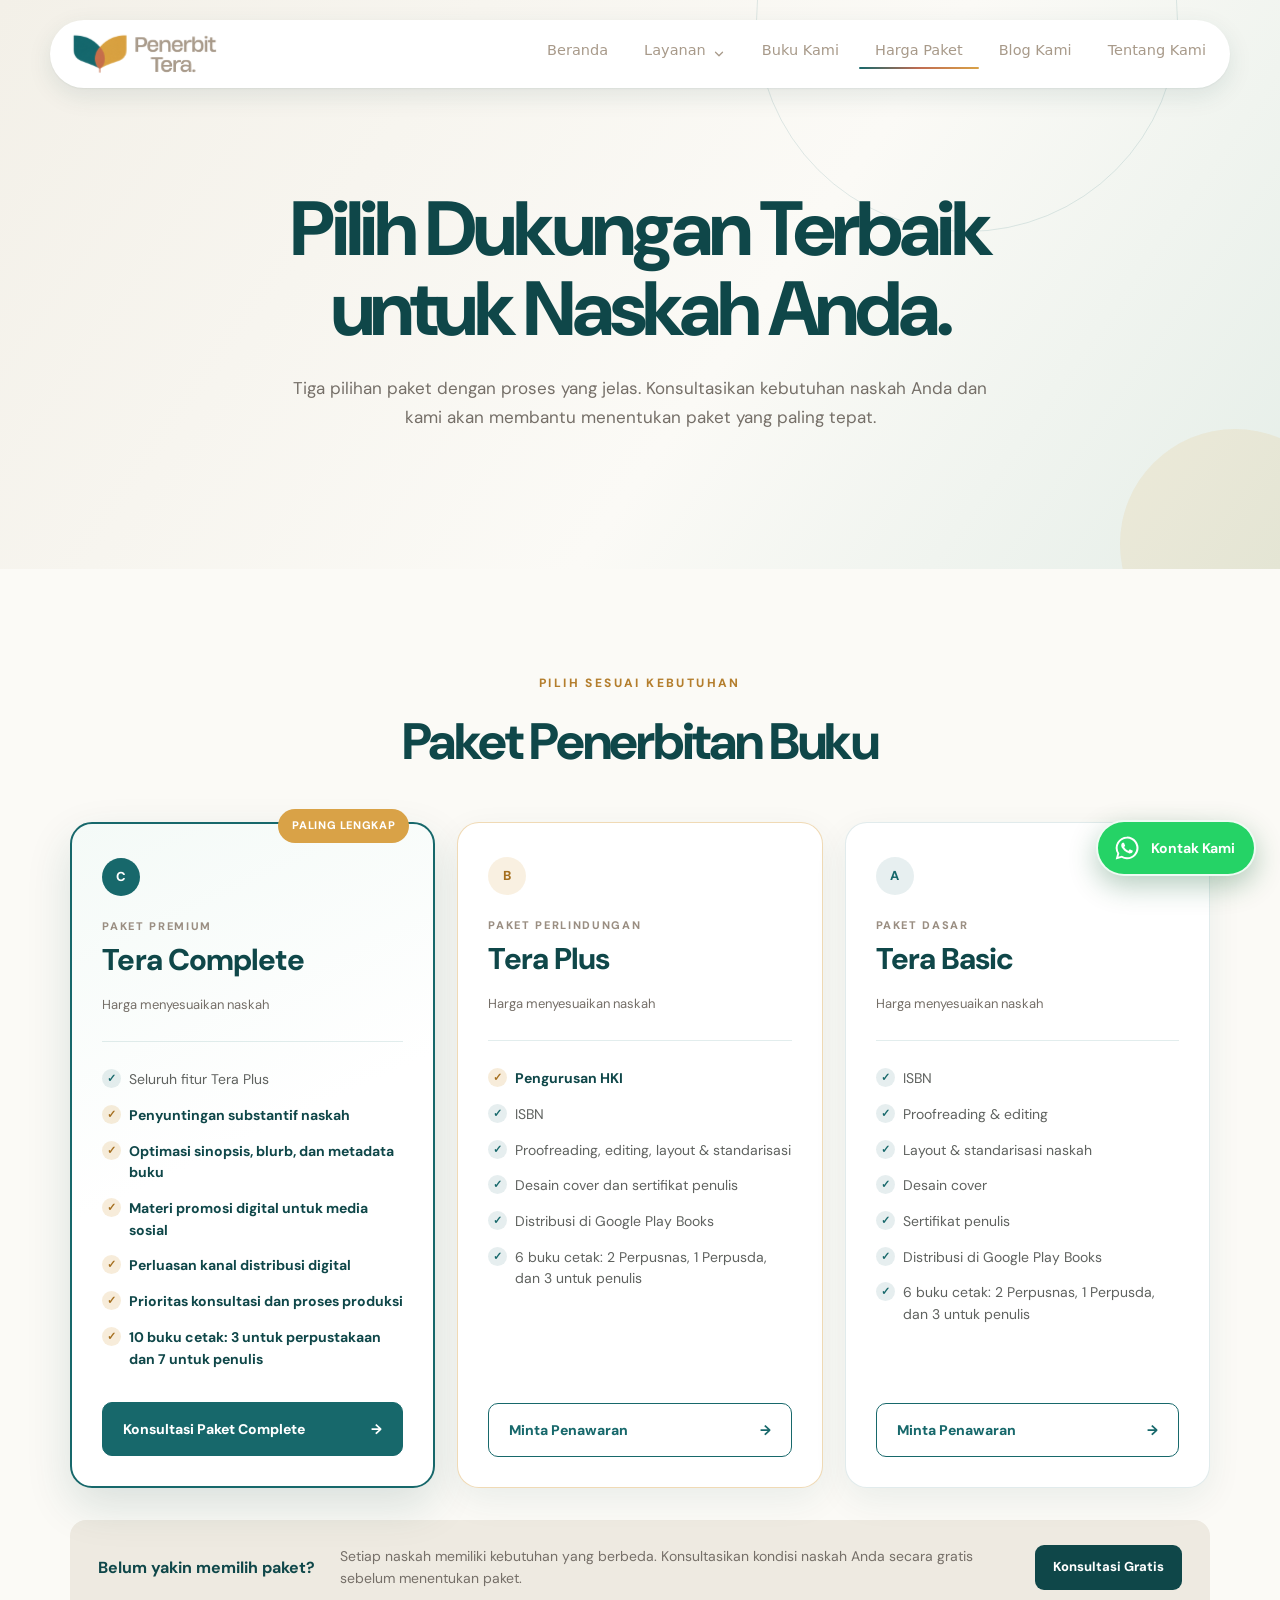
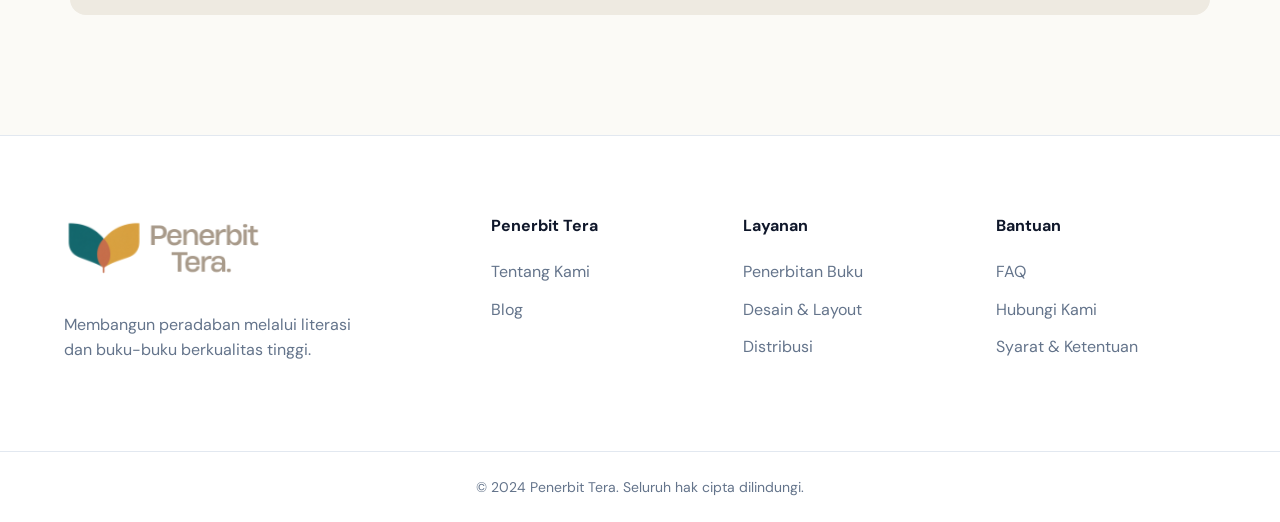
<file: harga-paket.html>
<!DOCTYPE html>
<html lang="id">
<head>
    <meta charset="UTF-8">
    <meta name="viewport" content="width=device-width, initial-scale=1.0">
    <title>Harga Paket Penerbitan | Penerbit Tera</title>
    <meta name="description" content="Pilih paket penerbitan buku Penerbit Tera yang sesuai dengan kebutuhan naskah Anda.">
    <meta name="robots" content="index, follow, max-image-preview:large, max-snippet:-1, max-video-preview:-1">
    <meta name="author" content="Penerbit Tera"><meta name="theme-color" content="#0f4749">
    <meta property="og:locale" content="id_ID"><meta property="og:type" content="website"><meta property="og:site_name" content="Penerbit Tera">
    <meta property="og:title" content="Harga Paket Penerbitan | Penerbit Tera"><meta property="og:description" content="Pilih paket penerbitan buku yang sesuai dengan kebutuhan naskah Anda.">
    <meta name="twitter:card" content="summary"><meta name="twitter:title" content="Harga Paket Penerbitan | Penerbit Tera"><meta name="twitter:description" content="Bandingkan paket penerbitan buku dari Penerbit Tera.">
    <script type="application/ld+json">{"@context":"https://schema.org","@type":"WebPage","name":"Harga Paket Penerbitan Penerbit Tera","description":"Pilihan paket penerbitan buku sesuai kebutuhan naskah.","inLanguage":"id-ID","about":{"@type":"Service","name":"Penerbitan Buku","provider":{"@type":"Organization","name":"Penerbit Tera"}}}</script>
    <link rel="preconnect" href="https://fonts.googleapis.com">
    <link rel="preconnect" href="https://fonts.gstatic.com" crossorigin>
    <link href="https://fonts.googleapis.com/css2?family=DM+Sans:wght@400;500;600;700;800&display=swap" rel="stylesheet">
    <link rel="stylesheet" href="style.css">
    <link rel="stylesheet" href="harga-paket.css">
</head>
<body>
    <header class="site-nav" id="siteNav">
        <div class="nav-pill" id="navPill">
            <a href="index.html" class="nav-logo" aria-label="Penerbit Tera - Beranda">
                <img src="Assets/Navbar Logo.svg" alt="Logo Penerbit Tera">
            </a>

            <nav class="nav-links" aria-label="Navigasi utama">
                <a href="index.html#beranda" class="nav-item"><span>Beranda</span></a>
                <div class="nav-item nav-dropdown">
                    <button class="nav-item-btn" type="button" aria-expanded="false" aria-controls="servicesDropdown">
                        <span>Layanan</span>
                        <svg class="chev" width="14" height="14" viewBox="0 0 20 20" fill="none" aria-hidden="true"><path d="m5 7.5 5 5 5-5" stroke="currentColor" stroke-width="1.8" stroke-linecap="round" stroke-linejoin="round"/></svg>
                    </button>
                    <div class="dropdown-panel" id="servicesDropdown">
                        <a href="layanan-penerbitan-buku.html" class="dropdown-link"><span class="dd-title">Penerbitan Buku</span><span class="dd-desc">Dari pengajuan naskah hingga buku siap beredar.</span></a>
                        <a href="layanan-konversi-artikel.html" class="dropdown-link"><span class="dd-title">Konversi Artikel Menjadi Buku</span><span class="dd-desc">Mengembangkan karya ilmiah menjadi buku.</span></a>
                        <a href="layanan-pengurusan-hki.html" class="dropdown-link"><span class="dd-title">Pengurusan HKI</span><span class="dd-desc">Pendampingan pencatatan dan perlindungan karya.</span></a>
                        <a href="layanan-desain-layout.html" class="dropdown-link"><span class="dd-title">Desain &amp; Layout</span><span class="dd-desc">Desain sampul dan tata letak siap cetak.</span></a>
                        <a href="layanan-terjemahan.html" class="dropdown-link"><span class="dd-title">Terjemahan</span><span class="dd-desc">Penerjemahan naskah lintas bahasa.</span></a>
                        <a href="layanan-distribusi-buku.html" class="dropdown-link"><span class="dd-title">Pemasaran &amp; Distribusi</span><span class="dd-desc">Memperluas jangkauan buku Anda.</span></a>
                    </div>
                </div>
                <a href="buku-kami.html" class="nav-item"><span>Buku Kami</span></a>
                <a href="#paket" class="nav-item"><span>Harga Paket</span></a>
                <a href="index.html#blog" class="nav-item"><span>Blog Kami</span></a>
                <a href="tentang-kami.html" class="nav-item"><span>Tentang Kami</span></a>
            </nav>

            <button class="nav-burger" id="navBurger" aria-label="Buka menu" aria-expanded="false" aria-controls="mobileMenu">
                <span></span><span></span><span></span>
            </button>
        </div>
    </header>

    <div class="mobile-menu" id="mobileMenu">
        <a href="index.html#beranda" class="mobile-link">Beranda</a>
        <button class="mobile-group-toggle" type="button" data-group="mobileServices" aria-expanded="false">
            <span>Layanan</span>
            <svg width="18" height="18" viewBox="0 0 20 20" fill="none" aria-hidden="true"><path d="m5 7.5 5 5 5-5" stroke="currentColor" stroke-width="1.8" stroke-linecap="round" stroke-linejoin="round"/></svg>
        </button>
        <div class="mobile-submenu" id="mobileServices">
            <a href="layanan-penerbitan-buku.html">Penerbitan Buku</a>
            <a href="layanan-konversi-artikel.html">Konversi Artikel Menjadi Buku</a>
            <a href="layanan-pengurusan-hki.html">Pengurusan HKI</a>
            <a href="layanan-desain-layout.html">Desain &amp; Layout</a>
            <a href="layanan-terjemahan.html">Terjemahan</a>
            <a href="layanan-distribusi-buku.html">Pemasaran &amp; Distribusi</a>
        </div>
        <a href="buku-kami.html" class="mobile-link">Buku Kami</a>
        <a href="#paket" class="mobile-link">Harga Paket</a>
        <a href="index.html#blog" class="mobile-link">Blog Kami</a>
        <a href="tentang-kami.html" class="mobile-link">Tentang Kami</a>
    </div>

    <main>
        <section class="pricing-hero">
            <div class="pricing-hero__inner">
                <h1>Pilih Dukungan Terbaik<br>untuk Naskah Anda.</h1>
                <p>Tiga pilihan paket dengan proses yang jelas. Konsultasikan kebutuhan naskah Anda dan kami akan membantu menentukan paket yang paling tepat.</p>
            </div>
        </section>

        <section class="pricing-section" id="paket" aria-labelledby="pricingTitle">
            <div class="pricing-shell">
                <header class="pricing-heading">
                    <p>Pilih sesuai kebutuhan</p>
                    <h2 id="pricingTitle">Paket Penerbitan Buku</h2>
                </header>

                <div class="pricing-grid">
                    <article class="price-card price-card--featured">
                        <div class="popular-badge">Paling Lengkap</div>
                        <div class="price-card__head">
                            <span class="package-code">C</span>
                            <p>Paket Premium</p>
                            <h3>Tera Complete</h3>
                            <span class="price-label">Harga menyesuaikan naskah</span>
                        </div>
                        <ul class="feature-list">
                            <li>Seluruh fitur Tera Plus</li>
                            <li class="feature-highlight">Penyuntingan substantif naskah</li>
                            <li class="feature-highlight">Optimasi sinopsis, blurb, dan metadata buku</li>
                            <li class="feature-highlight">Materi promosi digital untuk media sosial</li>
                            <li class="feature-highlight">Perluasan kanal distribusi digital</li>
                            <li class="feature-highlight">Prioritas konsultasi dan proses produksi</li>
                            <li class="feature-highlight">10 buku cetak: 3 untuk perpustakaan dan 7 untuk penulis</li>
                        </ul>
                        <a class="package-cta" href="https://wa.me/6287890343450?text=Halo%20Penerbit%20Tera%2C%20saya%20ingin%20mengetahui%20penawaran%20Paket%20Tera%20Complete." target="_blank" rel="noopener noreferrer">Konsultasi Paket Complete <span aria-hidden="true">→</span></a>
                    </article>

                    <article class="price-card price-card--plus">
                        <div class="price-card__head">
                            <span class="package-code">B</span>
                            <p>Paket Perlindungan</p>
                            <h3>Tera Plus</h3>
                            <span class="price-label">Harga menyesuaikan naskah</span>
                        </div>
                        <ul class="feature-list">
                            <li class="feature-highlight">Pengurusan HKI</li>
                            <li>ISBN</li>
                            <li>Proofreading, editing, layout &amp; standarisasi</li>
                            <li>Desain cover dan sertifikat penulis</li>
                            <li>Distribusi di Google Play Books</li>
                            <li>6 buku cetak: 2 Perpusnas, 1 Perpusda, dan 3 untuk penulis</li>
                        </ul>
                        <a class="package-cta" href="https://wa.me/6287890343450?text=Halo%20Penerbit%20Tera%2C%20saya%20ingin%20mengetahui%20penawaran%20Paket%20Tera%20Plus." target="_blank" rel="noopener noreferrer">Minta Penawaran <span aria-hidden="true">→</span></a>
                    </article>

                    <article class="price-card">
                        <div class="price-card__head">
                            <span class="package-code">A</span>
                            <p>Paket Dasar</p>
                            <h3>Tera Basic</h3>
                            <span class="price-label">Harga menyesuaikan naskah</span>
                        </div>
                        <ul class="feature-list">
                            <li>ISBN</li>
                            <li>Proofreading &amp; editing</li>
                            <li>Layout &amp; standarisasi naskah</li>
                            <li>Desain cover</li>
                            <li>Sertifikat penulis</li>
                            <li>Distribusi di Google Play Books</li>
                            <li>6 buku cetak: 2 Perpusnas, 1 Perpusda, dan 3 untuk penulis</li>
                        </ul>
                        <a class="package-cta" href="https://wa.me/6287890343450?text=Halo%20Penerbit%20Tera%2C%20saya%20ingin%20mengetahui%20penawaran%20Paket%20Tera%20Basic." target="_blank" rel="noopener noreferrer">Minta Penawaran <span aria-hidden="true">→</span></a>
                    </article>
                </div>

                <div class="pricing-note">
                    <strong>Belum yakin memilih paket?</strong>
                    <p>Setiap naskah memiliki kebutuhan yang berbeda. Konsultasikan kondisi naskah Anda secara gratis sebelum menentukan paket.</p>
                    <a href="https://wa.me/6287890343450?text=Halo%20Penerbit%20Tera%2C%20saya%20ingin%20berkonsultasi%20untuk%20memilih%20paket%20penerbitan." target="_blank" rel="noopener noreferrer">Konsultasi Gratis</a>
                </div>
            </div>
        </section>
    </main>

    <footer>
        <div class="container footer-content">
            <div class="footer-brand">
                <a href="index.html" class="footer-logo" aria-label="Penerbit Tera - kembali ke beranda"><img src="Assets/Navbar Logo.svg" alt="Penerbit Tera"></a>
                <p>Membangun peradaban melalui literasi dan buku-buku berkualitas tinggi.</p>
            </div>
            <div class="footer-links">
                <div class="link-group"><h4>Penerbit Tera</h4><a href="tentang-kami.html">Tentang Kami</a><a href="index.html#blog">Blog</a></div>
                <div class="link-group"><h4>Layanan</h4><a href="index.html#layanan">Penerbitan Buku</a><a href="index.html#layanan">Desain &amp; Layout</a><a href="index.html#layanan">Distribusi</a></div>
                <div class="link-group"><h4>Bantuan</h4><a href="index.html#faq">FAQ</a><a href="https://wa.me/6287890343450" target="_blank" rel="noopener noreferrer">Hubungi Kami</a><a href="index.html#syarat">Syarat &amp; Ketentuan</a></div>
            </div>
        </div>
        <div class="footer-bottom"><p>&copy; 2024 Penerbit Tera. Seluruh hak cipta dilindungi.</p></div>
    </footer>

    <a class="whatsapp-float" href="https://wa.me/6287890343450?text=Halo%20Penerbit%20Tera%2C%20saya%20ingin%20berkonsultasi%20mengenai%20penerbitan%20buku." target="_blank" rel="noopener noreferrer" aria-label="Konsultasi dengan Penerbit Tera melalui WhatsApp">
        <svg class="whatsapp-float__icon" viewBox="0 0 32 32" aria-hidden="true"><path fill="currentColor" d="M16.04 3A12.89 12.89 0 0 0 4.9 22.38L3.08 29l6.78-1.78A12.94 12.94 0 1 0 16.04 3Zm0 23.68a10.7 10.7 0 0 1-5.46-1.5l-.39-.23-4.02 1.06 1.07-3.92-.25-.4a10.72 10.72 0 1 1 9.05 4.99Zm5.88-8.03c-.32-.16-1.91-.94-2.21-1.05-.3-.11-.51-.16-.73.16-.21.32-.83 1.05-1.02 1.27-.19.21-.38.24-.7.08-.33-.16-1.37-.5-2.61-1.61a9.8 9.8 0 0 1-1.81-2.25c-.19-.32-.02-.5.14-.66.15-.14.33-.37.49-.56.16-.19.21-.32.32-.54.11-.21.06-.4-.03-.56-.08-.16-.73-1.75-1-2.4-.26-.63-.53-.55-.73-.56h-.62c-.22 0-.57.08-.87.4-.3.32-1.13 1.1-1.13 2.69s1.16 3.12 1.32 3.34c.16.21 2.28 3.48 5.52 4.88.77.33 1.37.53 1.84.68.77.25 1.47.21 2.03.13.62-.09 1.91-.78 2.18-1.53.27-.76.27-1.42.19-1.55-.08-.14-.3-.22-.62-.38Z"/></svg>
        <span class="whatsapp-float__label">Kontak Kami</span>
    </a>
    <script src="script.js"></script>
</body>
</html>
</file>
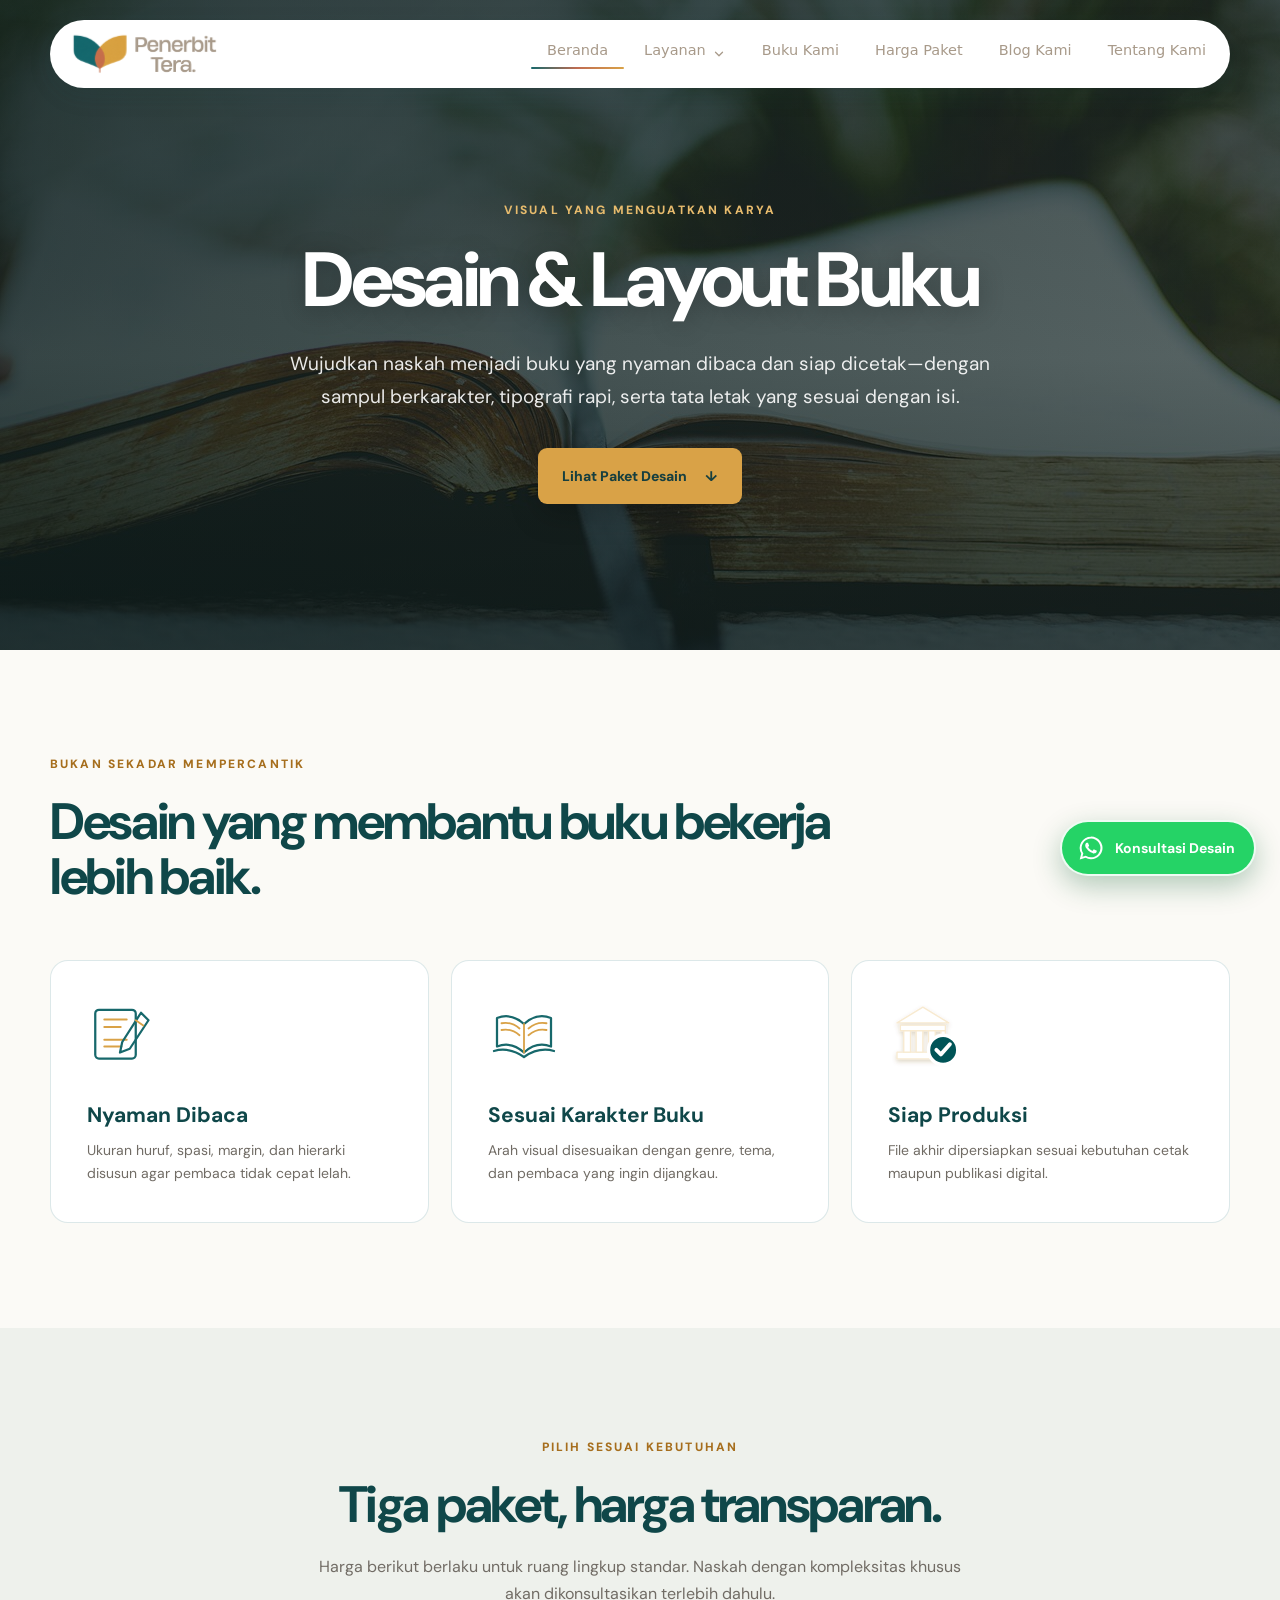
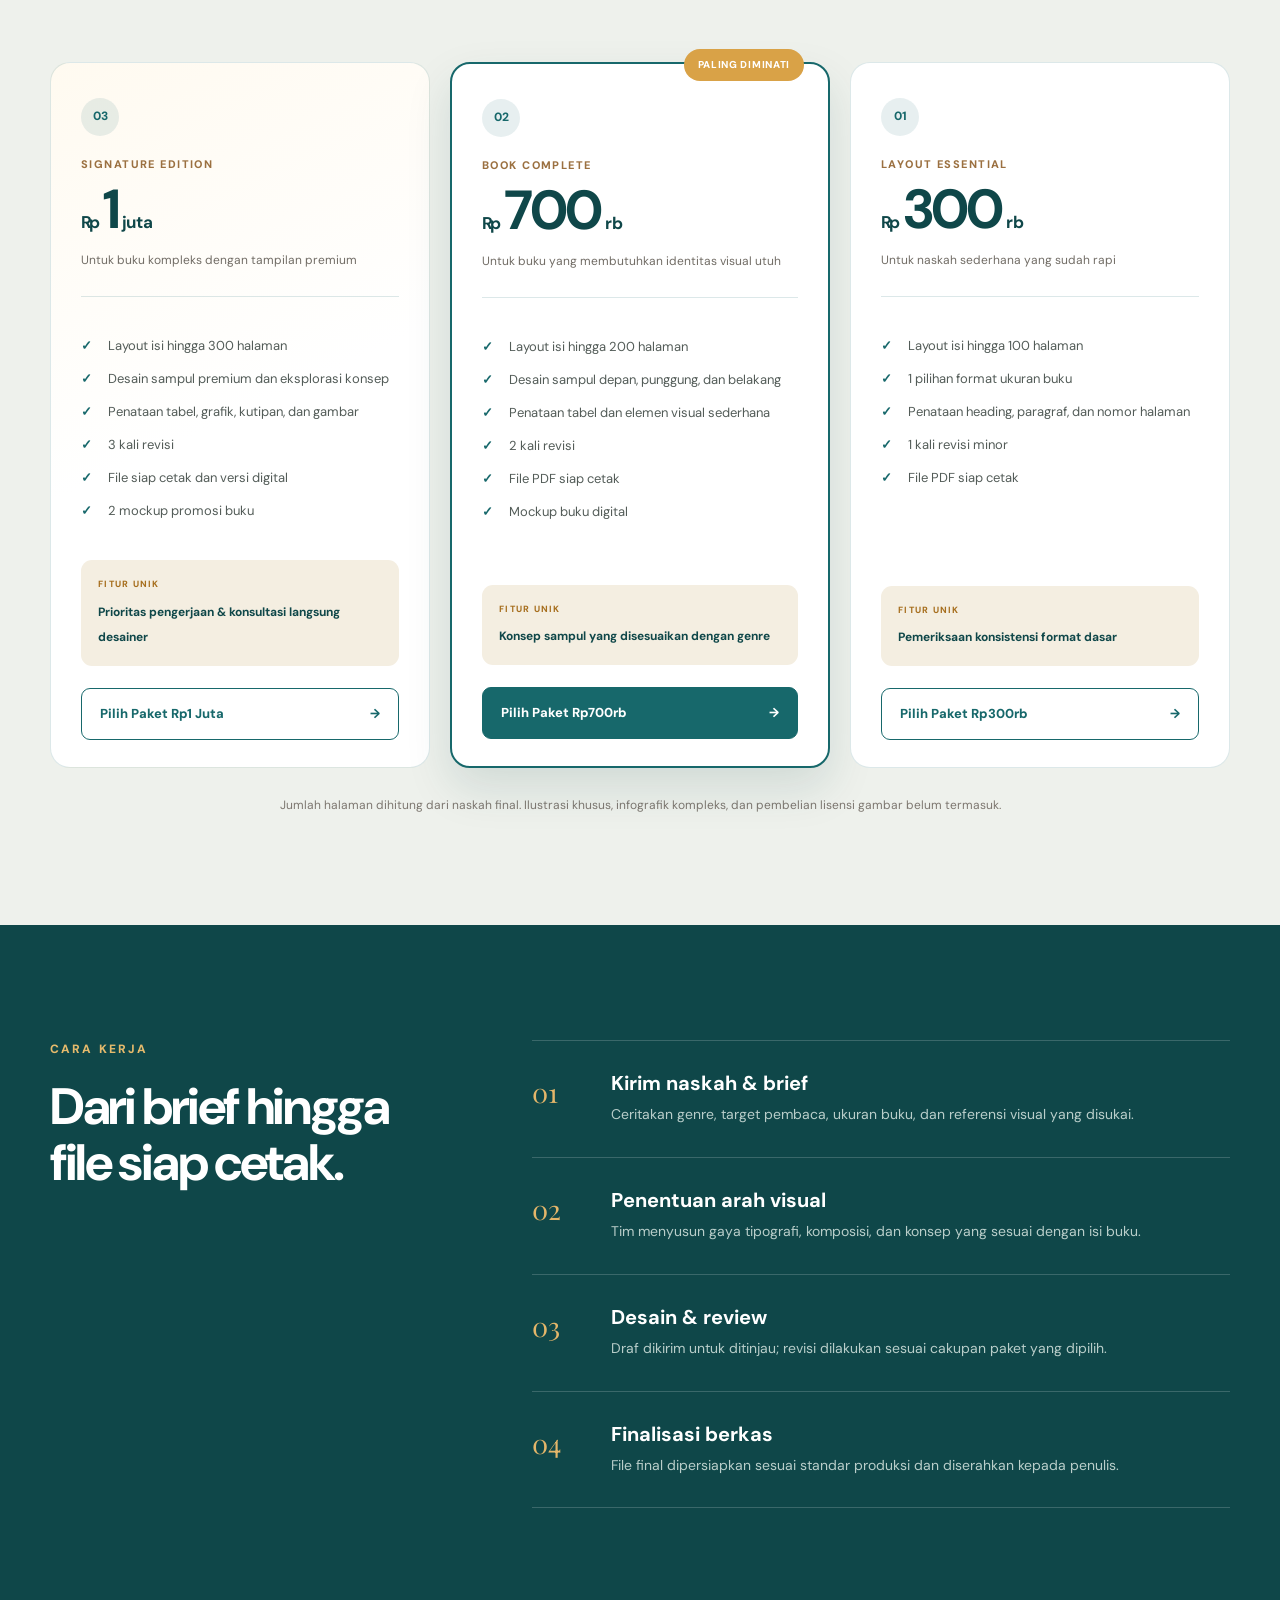
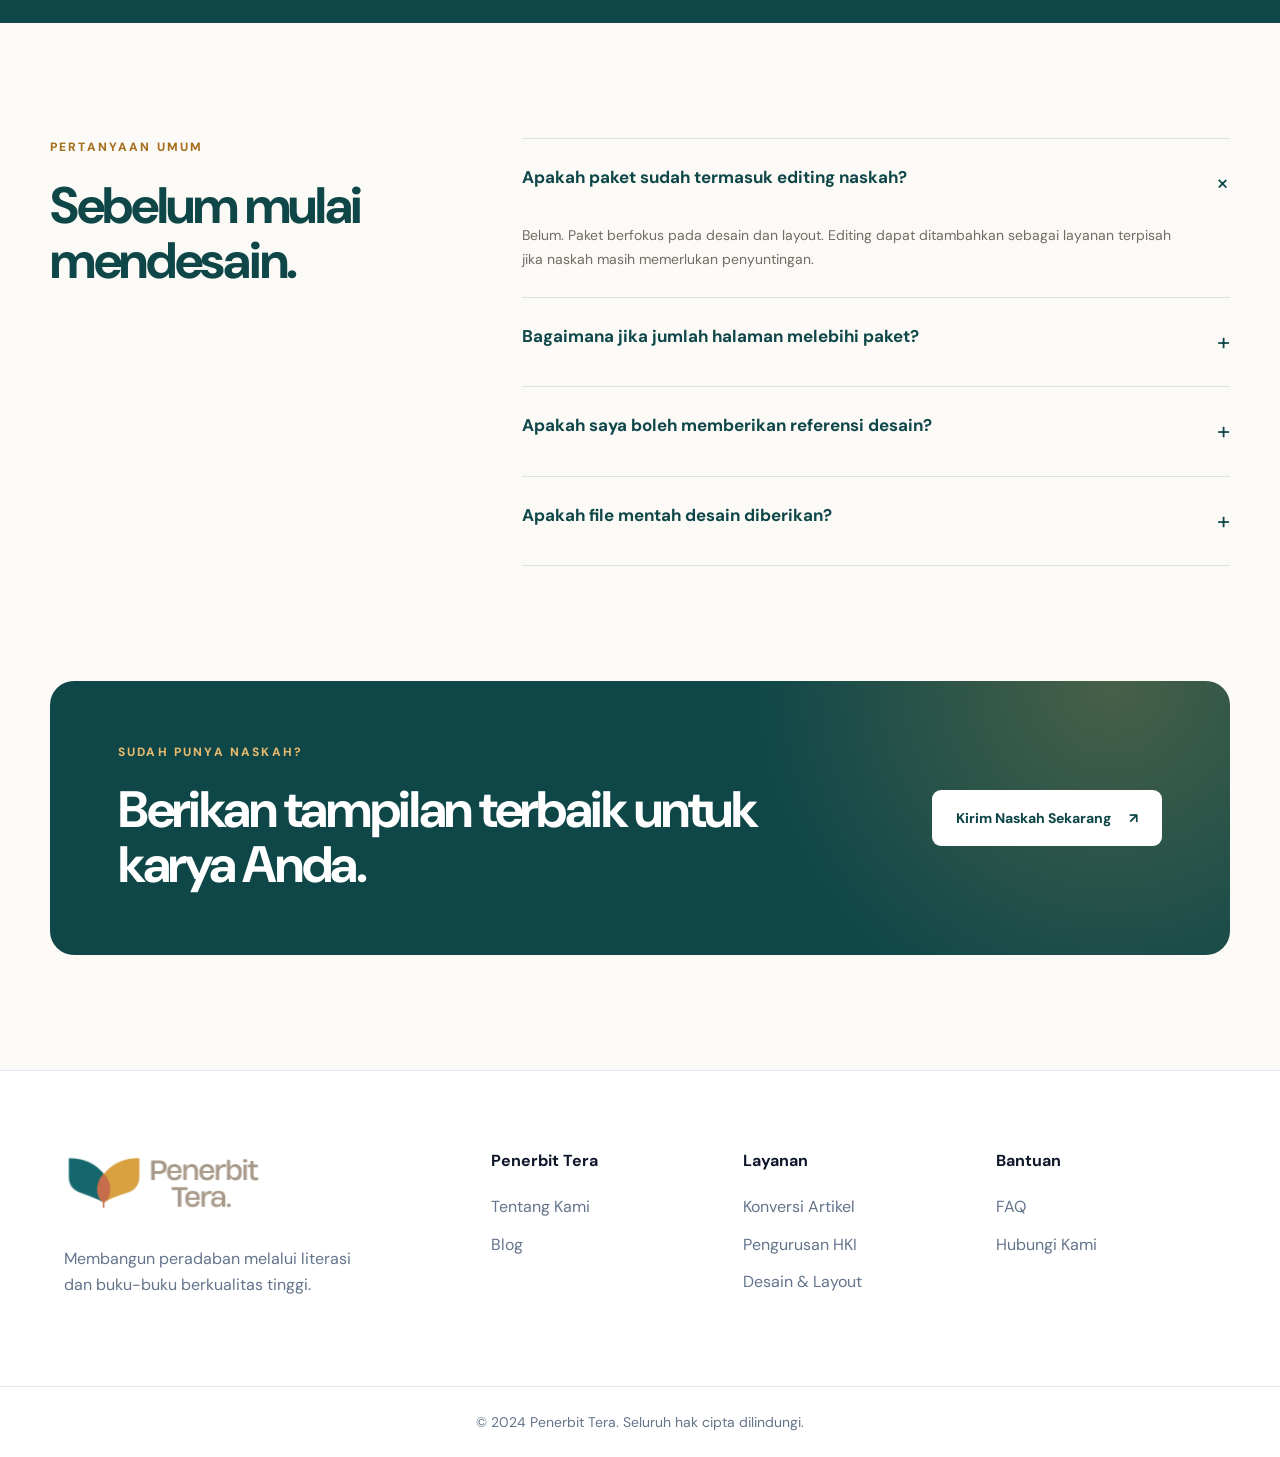
<file: layanan-desain-layout.html>
<!DOCTYPE html>
<html lang="id">
<head>
    <meta charset="UTF-8">
    <meta name="viewport" content="width=device-width, initial-scale=1.0">
    <title>Jasa Desain &amp; Layout Buku | Penerbit Tera</title>
    <meta name="description" content="Jasa desain sampul dan layout buku profesional dari Penerbit Tera. Pilih paket Rp300 ribu, Rp700 ribu, atau Rp1 juta sesuai kebutuhan naskah.">
    <meta name="robots" content="index, follow, max-image-preview:large, max-snippet:-1, max-video-preview:-1"><meta name="author" content="Penerbit Tera"><meta name="theme-color" content="#0f4749">
    <meta property="og:locale" content="id_ID"><meta property="og:type" content="website"><meta property="og:site_name" content="Penerbit Tera"><meta property="og:title" content="Jasa Desain &amp; Layout Buku | Penerbit Tera"><meta property="og:description" content="Jasa desain sampul dan tata letak buku profesional sesuai kebutuhan naskah.">
    <meta name="twitter:card" content="summary"><meta name="twitter:title" content="Jasa Desain &amp; Layout Buku | Penerbit Tera"><meta name="twitter:description" content="Desain sampul dan layout buku profesional dari Penerbit Tera.">
    <script type="application/ld+json">{"@context":"https://schema.org","@type":"Service","name":"Jasa Desain dan Layout Buku","description":"Layanan desain sampul dan tata letak isi buku profesional.","serviceType":"Desain dan layout buku","provider":{"@type":"Organization","name":"Penerbit Tera"},"areaServed":{"@type":"Country","name":"Indonesia"}}</script>
    <link rel="preconnect" href="https://fonts.googleapis.com">
    <link rel="preconnect" href="https://fonts.gstatic.com" crossorigin>
    <link href="https://fonts.googleapis.com/css2?family=DM+Sans:wght@400;500;600;700;800&family=Playfair+Display:ital,wght@0,600;1,600&display=swap" rel="stylesheet">
    <link rel="stylesheet" href="style.css">
    <link rel="stylesheet" href="layanan-desain-layout.css">
</head>
<body>
    <header class="site-nav" id="siteNav"><div class="nav-pill" id="navPill"><a href="index.html" class="nav-logo" aria-label="Penerbit Tera - Beranda"><img src="Assets/Navbar Logo.svg" alt="Logo Penerbit Tera"></a><nav class="nav-links" aria-label="Navigasi utama"><a href="index.html#beranda" class="nav-item"><span>Beranda</span></a><div class="nav-item nav-dropdown"><button class="nav-item-btn" type="button" aria-expanded="false" aria-controls="servicesDropdown"><span>Layanan</span><svg class="chev" width="14" height="14" viewBox="0 0 20 20" fill="none" aria-hidden="true"><path d="m5 7.5 5 5 5-5" stroke="currentColor" stroke-width="1.8" stroke-linecap="round" stroke-linejoin="round"/></svg></button><div class="dropdown-panel" id="servicesDropdown"><a href="layanan-penerbitan-buku.html" class="dropdown-link"><span class="dd-title">Penerbitan Buku</span><span class="dd-desc">Dari pengajuan naskah hingga buku siap beredar.</span></a><a href="layanan-konversi-artikel.html" class="dropdown-link"><span class="dd-title">Konversi Artikel Menjadi Buku</span><span class="dd-desc">Mengembangkan karya ilmiah menjadi buku.</span></a><a href="layanan-pengurusan-hki.html" class="dropdown-link"><span class="dd-title">Pengurusan HKI</span><span class="dd-desc">Pendampingan pencatatan dan perlindungan karya.</span></a><a href="layanan-desain-layout.html" class="dropdown-link" aria-current="page"><span class="dd-title">Desain &amp; Layout</span><span class="dd-desc">Desain sampul dan tata letak siap cetak.</span></a><a href="layanan-terjemahan.html" class="dropdown-link"><span class="dd-title">Terjemahan</span><span class="dd-desc">Penerjemahan naskah lintas bahasa.</span></a><a href="layanan-distribusi-buku.html" class="dropdown-link"><span class="dd-title">Pemasaran &amp; Distribusi</span><span class="dd-desc">Memperluas jangkauan buku Anda.</span></a></div></div><a href="index.html#buku" class="nav-item"><span>Buku Kami</span></a><a href="harga-paket.html" class="nav-item"><span>Harga Paket</span></a><a href="index.html#blog" class="nav-item"><span>Blog Kami</span></a><a href="index.html#tentang" class="nav-item"><span>Tentang Kami</span></a></nav><button class="nav-burger" id="navBurger" aria-label="Buka menu" aria-expanded="false" aria-controls="mobileMenu"><span></span><span></span><span></span></button></div></header>
    <div class="mobile-menu" id="mobileMenu"><a href="index.html#beranda" class="mobile-link">Beranda</a><button class="mobile-group-toggle" type="button" data-group="mobileServices" aria-expanded="false"><span>Layanan</span><svg width="18" height="18" viewBox="0 0 20 20" fill="none" aria-hidden="true"><path d="m5 7.5 5 5 5-5" stroke="currentColor" stroke-width="1.8" stroke-linecap="round" stroke-linejoin="round"/></svg></button><div class="mobile-submenu" id="mobileServices"><a href="layanan-penerbitan-buku.html">Penerbitan Buku</a><a href="layanan-konversi-artikel.html">Konversi Artikel Menjadi Buku</a><a href="layanan-pengurusan-hki.html">Pengurusan HKI</a><a href="layanan-desain-layout.html" aria-current="page">Desain &amp; Layout</a><a href="layanan-terjemahan.html">Terjemahan</a><a href="layanan-distribusi-buku.html">Pemasaran &amp; Distribusi</a></div><a href="index.html#buku" class="mobile-link">Buku Kami</a><a href="harga-paket.html" class="mobile-link">Harga Paket</a><a href="index.html#blog" class="mobile-link">Blog Kami</a><a href="index.html#tentang" class="mobile-link">Tentang Kami</a></div>

    <main>
        <section class="design-hero">
            <div class="design-shell design-hero__grid">
                <div class="design-hero__copy"><p class="design-kicker">Visual yang Menguatkan Karya</p><h1>Desain &amp; Layout Buku</h1><p>Wujudkan naskah menjadi buku yang nyaman dibaca dan siap dicetak—dengan sampul berkarakter, tipografi rapi, serta tata letak yang sesuai dengan isi.</p><div class="design-actions"><a class="design-button design-button--primary" href="#paket-desain">Lihat Paket Desain <span>↓</span></a></div></div>
            </div>
        </section>

        <section class="design-values" aria-labelledby="valueTitle"><div class="design-shell"><header class="design-heading"><p class="section-kicker">Bukan sekadar mempercantik</p><h2 id="valueTitle">Desain yang membantu buku bekerja lebih baik.</h2></header><div class="value-grid"><article><img src="Assets/service-design.svg" alt=""><h3>Nyaman Dibaca</h3><p>Ukuran huruf, spasi, margin, dan hierarki disusun agar pembaca tidak cepat lelah.</p></article><article><img src="Assets/service-publishing.svg" alt=""><h3>Sesuai Karakter Buku</h3><p>Arah visual disesuaikan dengan genre, tema, dan pembaca yang ingin dijangkau.</p></article><article><img src="Assets/icon-verified.svg" alt=""><h3>Siap Produksi</h3><p>File akhir dipersiapkan sesuai kebutuhan cetak maupun publikasi digital.</p></article></div></div></section>

        <section class="design-pricing" id="paket-desain" aria-labelledby="pricingTitle"><div class="design-shell"><header class="design-heading design-heading--center"><p class="section-kicker">Pilih sesuai kebutuhan</p><h2 id="pricingTitle">Tiga paket, harga transparan.</h2><p>Harga berikut berlaku untuk ruang lingkup standar. Naskah dengan kompleksitas khusus akan dikonsultasikan terlebih dahulu.</p></header><div class="design-price-grid">
            <article class="design-price-card"><div class="price-head"><span class="package-mark">01</span><p>Layout Essential</p><h3><small>Rp</small>300<span>rb</span></h3><em>Untuk naskah sederhana yang sudah rapi</em></div><ul><li>Layout isi hingga 100 halaman</li><li>1 pilihan format ukuran buku</li><li>Penataan heading, paragraf, dan nomor halaman</li><li>1 kali revisi minor</li><li>File PDF siap cetak</li></ul><div class="unique-feature"><span>Fitur unik</span><strong>Pemeriksaan konsistensi format dasar</strong></div><a href="https://wa.me/6287890343450?text=Halo%20Penerbit%20Tera%2C%20saya%20tertarik%20dengan%20Paket%20Layout%20Essential%20Rp300.000." target="_blank" rel="noopener noreferrer">Pilih Paket Rp300rb <span>→</span></a></article>
            <article class="design-price-card design-price-card--featured"><div class="popular-label">Paling Diminati</div><div class="price-head"><span class="package-mark">02</span><p>Book Complete</p><h3><small>Rp</small>700<span>rb</span></h3><em>Untuk buku yang membutuhkan identitas visual utuh</em></div><ul><li>Layout isi hingga 200 halaman</li><li>Desain sampul depan, punggung, dan belakang</li><li>Penataan tabel dan elemen visual sederhana</li><li>2 kali revisi</li><li>File PDF siap cetak</li><li>Mockup buku digital</li></ul><div class="unique-feature"><span>Fitur unik</span><strong>Konsep sampul yang disesuaikan dengan genre</strong></div><a href="https://wa.me/6287890343450?text=Halo%20Penerbit%20Tera%2C%20saya%20tertarik%20dengan%20Paket%20Book%20Complete%20Rp700.000." target="_blank" rel="noopener noreferrer">Pilih Paket Rp700rb <span>→</span></a></article>
            <article class="design-price-card design-price-card--premium"><div class="price-head"><span class="package-mark">03</span><p>Signature Edition</p><h3><small>Rp</small>1<span>juta</span></h3><em>Untuk buku kompleks dengan tampilan premium</em></div><ul><li>Layout isi hingga 300 halaman</li><li>Desain sampul premium dan eksplorasi konsep</li><li>Penataan tabel, grafik, kutipan, dan gambar</li><li>3 kali revisi</li><li>File siap cetak dan versi digital</li><li>2 mockup promosi buku</li></ul><div class="unique-feature"><span>Fitur unik</span><strong>Prioritas pengerjaan &amp; konsultasi langsung desainer</strong></div><a href="https://wa.me/6287890343450?text=Halo%20Penerbit%20Tera%2C%20saya%20tertarik%20dengan%20Paket%20Signature%20Edition%20Rp1.000.000." target="_blank" rel="noopener noreferrer">Pilih Paket Rp1 Juta <span>→</span></a></article>
        </div><p class="pricing-footnote">Jumlah halaman dihitung dari naskah final. Ilustrasi khusus, infografik kompleks, dan pembelian lisensi gambar belum termasuk.</p></div></section>

        <section class="design-process" aria-labelledby="processTitle"><div class="design-shell process-layout"><div><p class="section-kicker">Cara kerja</p><h2 id="processTitle">Dari brief hingga file siap cetak.</h2></div><div class="process-track"><article><span>01</span><div><h3>Kirim naskah &amp; brief</h3><p>Ceritakan genre, target pembaca, ukuran buku, dan referensi visual yang disukai.</p></div></article><article><span>02</span><div><h3>Penentuan arah visual</h3><p>Tim menyusun gaya tipografi, komposisi, dan konsep yang sesuai dengan isi buku.</p></div></article><article><span>03</span><div><h3>Desain &amp; review</h3><p>Draf dikirim untuk ditinjau; revisi dilakukan sesuai cakupan paket yang dipilih.</p></div></article><article><span>04</span><div><h3>Finalisasi berkas</h3><p>File final dipersiapkan sesuai standar produksi dan diserahkan kepada penulis.</p></div></article></div></div></section>

        <section class="design-faq" aria-labelledby="faqTitle"><div class="design-shell faq-layout"><div><p class="section-kicker">Pertanyaan umum</p><h2 id="faqTitle">Sebelum mulai mendesain.</h2></div><div class="faq-list"><details open><summary>Apakah paket sudah termasuk editing naskah?<span>+</span></summary><p>Belum. Paket berfokus pada desain dan layout. Editing dapat ditambahkan sebagai layanan terpisah jika naskah masih memerlukan penyuntingan.</p></details><details><summary>Bagaimana jika jumlah halaman melebihi paket?<span>+</span></summary><p>Tim akan menghitung tambahan biaya berdasarkan jumlah halaman dan kompleksitas elemen setelah memeriksa naskah.</p></details><details><summary>Apakah saya boleh memberikan referensi desain?<span>+</span></summary><p>Tentu. Referensi membantu kami memahami selera dan arah visual, lalu mengembangkannya menjadi desain orisinal untuk buku Anda.</p></details><details><summary>Apakah file mentah desain diberikan?<span>+</span></summary><p>Paket mencakup file final sesuai daftar fitur. Kebutuhan file sumber dapat didiskusikan sebelum pengerjaan dimulai.</p></details></div></div></section>

        <section class="design-final"><div class="design-shell design-final__box"><div><p class="section-kicker">Sudah punya naskah?</p><h2>Berikan tampilan terbaik untuk karya Anda.</h2></div><a class="design-button design-button--light" href="https://wa.me/6287890343450?text=Halo%20Penerbit%20Tera%2C%20saya%20ingin%20mengirimkan%20naskah%20untuk%20desain%20dan%20layout." target="_blank" rel="noopener noreferrer">Kirim Naskah Sekarang <span>↗</span></a></div></section>
    </main>

    <footer><div class="container footer-content"><div class="footer-brand"><a href="index.html" class="footer-logo" aria-label="Penerbit Tera - kembali ke beranda"><img src="Assets/Navbar Logo.svg" alt="Penerbit Tera"></a><p>Membangun peradaban melalui literasi dan buku-buku berkualitas tinggi.</p></div><div class="footer-links"><div class="link-group"><h4>Penerbit Tera</h4><a href="index.html#tentang">Tentang Kami</a><a href="index.html#blog">Blog</a></div><div class="link-group"><h4>Layanan</h4><a href="layanan-konversi-artikel.html">Konversi Artikel</a><a href="layanan-pengurusan-hki.html">Pengurusan HKI</a><a href="layanan-desain-layout.html">Desain &amp; Layout</a></div><div class="link-group"><h4>Bantuan</h4><a href="#faqTitle">FAQ</a><a href="https://wa.me/6287890343450" target="_blank" rel="noopener noreferrer">Hubungi Kami</a></div></div></div><div class="footer-bottom"><p>&copy; 2024 Penerbit Tera. Seluruh hak cipta dilindungi.</p></div></footer>
    <a class="whatsapp-float" href="https://wa.me/6287890343450?text=Halo%20Penerbit%20Tera%2C%20saya%20ingin%20berkonsultasi%20tentang%20desain%20dan%20layout%20buku." target="_blank" rel="noopener noreferrer" aria-label="Konsultasi desain dan layout melalui WhatsApp"><svg class="whatsapp-float__icon" viewBox="0 0 32 32" aria-hidden="true"><path fill="currentColor" d="M16.04 3A12.89 12.89 0 0 0 4.9 22.38L3.08 29l6.78-1.78A12.94 12.94 0 1 0 16.04 3Zm0 23.68a10.7 10.7 0 0 1-5.46-1.5l-.39-.23-4.02 1.06 1.07-3.92-.25-.4a10.72 10.72 0 1 1 9.05 4.99Zm5.88-8.03c-.32-.16-1.91-.94-2.21-1.05-.3-.11-.51-.16-.73.16-.21.32-.83 1.05-1.02 1.27-.19.21-.38.24-.7.08-.33-.16-1.37-.5-2.61-1.61a9.8 9.8 0 0 1-1.81-2.25c-.19-.32-.02-.5.14-.66.15-.14.33-.37.49-.56.16-.19.21-.32.32-.54.11-.21.06-.4-.03-.56-.08-.16-.73-1.75-1-2.4-.26-.63-.53-.55-.73-.56h-.62c-.22 0-.57.08-.87.4-.3.32-1.13 1.1-1.13 2.69s1.16 3.12 1.32 3.34c.16.21 2.28 3.48 5.52 4.88.77.33 1.37.53 1.84.68.77.25 1.47.21 2.03.13.62-.09 1.91-.78 2.18-1.53.27-.76.27-1.42.19-1.55-.08-.14-.3-.22-.62-.38Z"/></svg><span class="whatsapp-float__label">Konsultasi Desain</span></a><script src="script.js"></script>
</body>
</html>
</file>
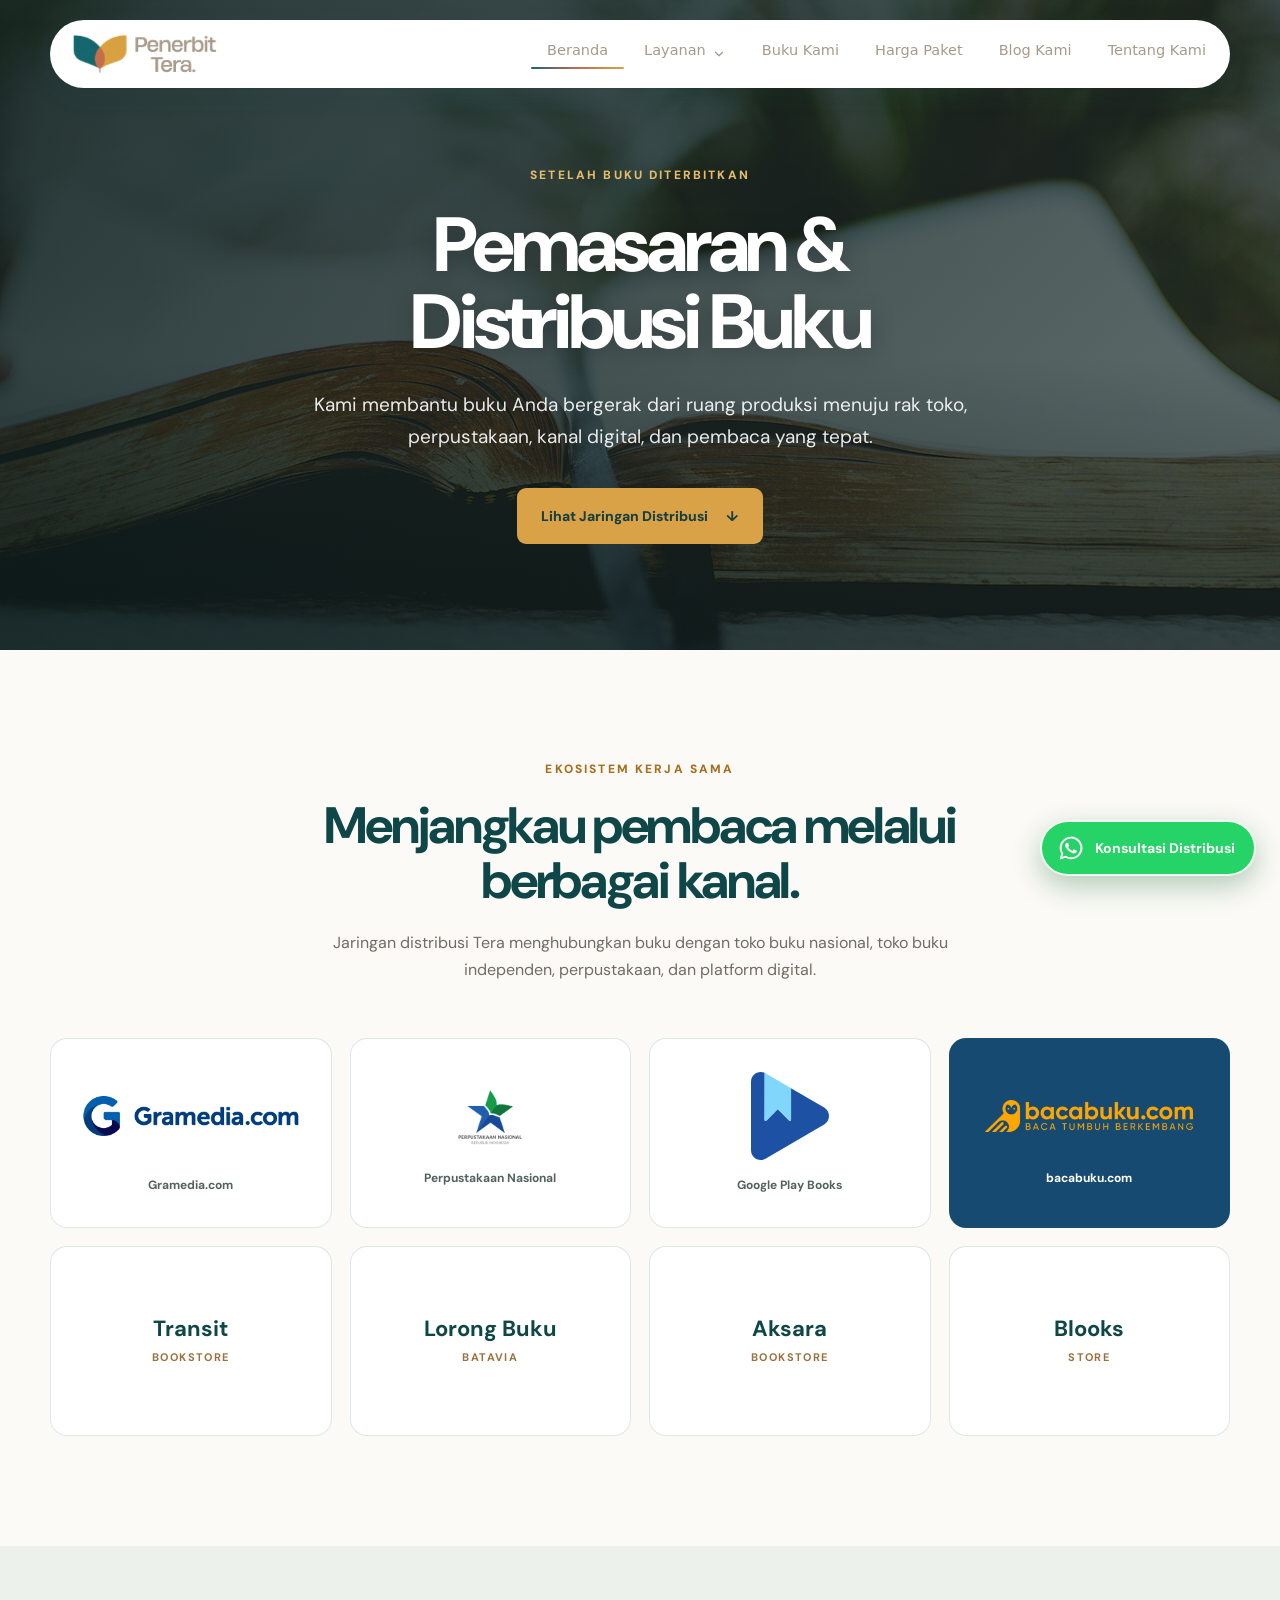
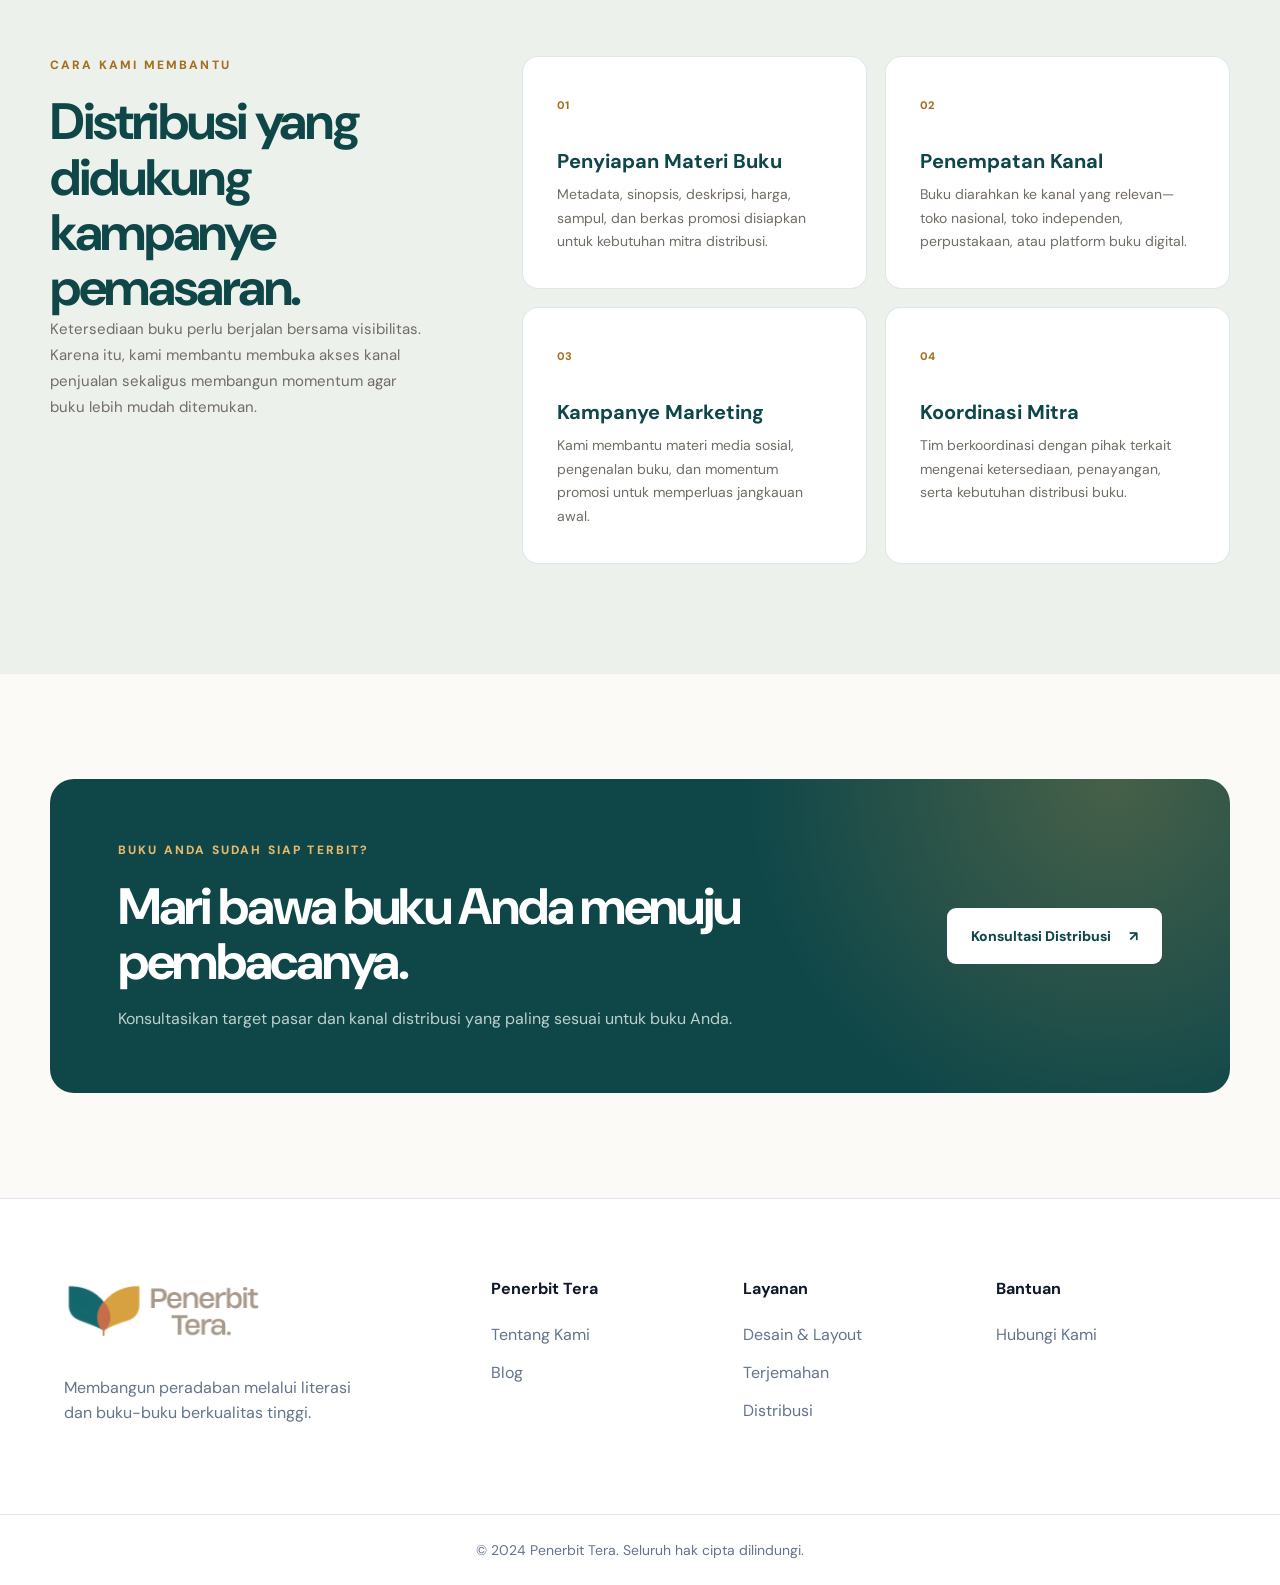
<file: layanan-distribusi-buku.html>
<!DOCTYPE html><html lang="id"><head><meta charset="UTF-8"><meta name="viewport" content="width=device-width, initial-scale=1.0"><title>Pemasaran &amp; Distribusi Buku | Penerbit Tera</title><meta name="description" content="Perluas jangkauan buku melalui jaringan toko buku, perpustakaan, kanal digital, dan kampanye pemasaran bersama Penerbit Tera."><meta name="robots" content="index, follow, max-image-preview:large, max-snippet:-1, max-video-preview:-1"><meta name="author" content="Penerbit Tera"><meta name="theme-color" content="#0f4749"><meta property="og:locale" content="id_ID"><meta property="og:type" content="website"><meta property="og:site_name" content="Penerbit Tera"><meta property="og:title" content="Pemasaran &amp; Distribusi Buku | Penerbit Tera"><meta property="og:description" content="Perluas jangkauan buku melalui toko buku, perpustakaan, kanal digital, dan kampanye pemasaran."><meta name="twitter:card" content="summary"><meta name="twitter:title" content="Pemasaran &amp; Distribusi Buku | Penerbit Tera"><meta name="twitter:description" content="Dukungan pemasaran dan distribusi buku melalui berbagai kanal."><script type="application/ld+json">{"@context":"https://schema.org","@type":"Service","name":"Pemasaran dan Distribusi Buku","description":"Layanan pemasaran dan distribusi melalui toko buku, perpustakaan, kanal digital, dan kampanye promosi.","serviceType":"Pemasaran dan distribusi buku","provider":{"@type":"Organization","name":"Penerbit Tera"},"areaServed":{"@type":"Country","name":"Indonesia"}}</script><link rel="preconnect" href="https://fonts.googleapis.com"><link rel="preconnect" href="https://fonts.gstatic.com" crossorigin><link href="https://fonts.googleapis.com/css2?family=DM+Sans:wght@400;500;600;700;800&display=swap" rel="stylesheet"><link rel="stylesheet" href="style.css"><link rel="stylesheet" href="layanan-distribusi-buku.css"></head><body>
<header class="site-nav" id="siteNav"><div class="nav-pill" id="navPill"><a href="index.html" class="nav-logo" aria-label="Penerbit Tera - Beranda"><img src="Assets/Navbar Logo.svg" alt="Logo Penerbit Tera"></a><nav class="nav-links" aria-label="Navigasi utama"><a href="index.html#beranda" class="nav-item"><span>Beranda</span></a><div class="nav-item nav-dropdown"><button class="nav-item-btn" type="button" aria-expanded="false" aria-controls="servicesDropdown"><span>Layanan</span><svg class="chev" width="14" height="14" viewBox="0 0 20 20" fill="none" aria-hidden="true"><path d="m5 7.5 5 5 5-5" stroke="currentColor" stroke-width="1.8" stroke-linecap="round" stroke-linejoin="round"/></svg></button><div class="dropdown-panel" id="servicesDropdown"><a href="layanan-penerbitan-buku.html" class="dropdown-link"><span class="dd-title">Penerbitan Buku</span><span class="dd-desc">Dari pengajuan naskah hingga buku siap beredar.</span></a><a href="layanan-konversi-artikel.html" class="dropdown-link"><span class="dd-title">Konversi Artikel Menjadi Buku</span><span class="dd-desc">Mengembangkan karya ilmiah menjadi buku.</span></a><a href="layanan-pengurusan-hki.html" class="dropdown-link"><span class="dd-title">Pengurusan HKI</span><span class="dd-desc">Pendampingan pencatatan dan perlindungan karya.</span></a><a href="layanan-desain-layout.html" class="dropdown-link"><span class="dd-title">Desain &amp; Layout</span><span class="dd-desc">Desain sampul dan tata letak siap cetak.</span></a><a href="layanan-terjemahan.html" class="dropdown-link"><span class="dd-title">Terjemahan</span><span class="dd-desc">Penerjemahan naskah lintas bahasa.</span></a><a href="layanan-distribusi-buku.html" class="dropdown-link" aria-current="page"><span class="dd-title">Pemasaran &amp; Distribusi</span><span class="dd-desc">Memperluas jangkauan buku Anda.</span></a></div></div><a href="index.html#buku" class="nav-item"><span>Buku Kami</span></a><a href="harga-paket.html" class="nav-item"><span>Harga Paket</span></a><a href="index.html#blog" class="nav-item"><span>Blog Kami</span></a><a href="index.html#tentang" class="nav-item"><span>Tentang Kami</span></a></nav><button class="nav-burger" id="navBurger" aria-label="Buka menu" aria-expanded="false" aria-controls="mobileMenu"><span></span><span></span><span></span></button></div></header>
<div class="mobile-menu" id="mobileMenu"><a href="index.html#beranda" class="mobile-link">Beranda</a><button class="mobile-group-toggle" type="button" data-group="mobileServices" aria-expanded="false"><span>Layanan</span><svg width="18" height="18" viewBox="0 0 20 20" fill="none" aria-hidden="true"><path d="m5 7.5 5 5 5-5" stroke="currentColor" stroke-width="1.8" stroke-linecap="round" stroke-linejoin="round"/></svg></button><div class="mobile-submenu" id="mobileServices"><a href="layanan-penerbitan-buku.html">Penerbitan Buku</a><a href="layanan-konversi-artikel.html">Konversi Artikel Menjadi Buku</a><a href="layanan-pengurusan-hki.html">Pengurusan HKI</a><a href="layanan-desain-layout.html">Desain &amp; Layout</a><a href="layanan-terjemahan.html">Terjemahan</a><a href="layanan-distribusi-buku.html" aria-current="page">Pemasaran &amp; Distribusi</a></div><a href="index.html#buku" class="mobile-link">Buku Kami</a><a href="harga-paket.html" class="mobile-link">Harga Paket</a><a href="index.html#blog" class="mobile-link">Blog Kami</a><a href="index.html#tentang" class="mobile-link">Tentang Kami</a></div>
<main><section class="distribution-hero"><div class="distribution-shell distribution-hero__content"><p class="distribution-kicker">Setelah Buku Diterbitkan</p><h1>Pemasaran &amp;<br>Distribusi Buku</h1><p>Kami membantu buku Anda bergerak dari ruang produksi menuju rak toko, perpustakaan, kanal digital, dan pembaca yang tepat.</p><a class="distribution-button distribution-button--gold" href="#ekosistem">Lihat Jaringan Distribusi <span>↓</span></a></div></section>
<section class="ecosystem" id="ekosistem" aria-labelledby="ecosystemTitle"><div class="distribution-shell"><header class="distribution-heading"><p class="section-kicker">Ekosistem kerja sama</p><h2 id="ecosystemTitle">Menjangkau pembaca melalui berbagai kanal.</h2><p>Jaringan distribusi Tera menghubungkan buku dengan toko buku nasional, toko buku independen, perpustakaan, dan platform digital.</p></header><div class="logo-grid"><article><img src="Assets/logo-gramedia-com.png" alt="Gramedia.com"><span>Gramedia.com</span></article><article><img src="Assets/partner-perpusnas.jpg" alt="Perpustakaan Nasional Republik Indonesia"><span>Perpustakaan Nasional</span></article><article><img src="Assets/logo-google-play-books.svg" alt="Google Play Books"><span>Google Play Books</span></article><article class="partner-name-card"><strong>Transit</strong><span>Bookstore</span></article><article class="partner-name-card"><strong>Lorong Buku</strong><span>Batavia</span></article><article class="partner-name-card"><strong>Aksara</strong><span>Bookstore</span></article><article class="partner-name-card"><strong>Blooks</strong><span>Store</span></article><article class="bacabuku-card"><img src="Assets/logo-bacabuku.webp" alt="bacabuku.com"><span>bacabuku.com</span></article></div></div></section>
<section class="distribution-work" aria-labelledby="workTitle"><div class="distribution-shell work-layout"><div class="work-intro"><p class="section-kicker">Cara kami membantu</p><h2 id="workTitle">Distribusi yang didukung kampanye pemasaran.</h2><p>Ketersediaan buku perlu berjalan bersama visibilitas. Karena itu, kami membantu membuka akses kanal penjualan sekaligus membangun momentum agar buku lebih mudah ditemukan.</p></div><div class="work-grid"><article><span>01</span><h3>Penyiapan Materi Buku</h3><p>Metadata, sinopsis, deskripsi, harga, sampul, dan berkas promosi disiapkan untuk kebutuhan mitra distribusi.</p></article><article><span>02</span><h3>Penempatan Kanal</h3><p>Buku diarahkan ke kanal yang relevan—toko nasional, toko independen, perpustakaan, atau platform buku digital.</p></article><article><span>03</span><h3>Kampanye Marketing</h3><p>Kami membantu materi media sosial, pengenalan buku, dan momentum promosi untuk memperluas jangkauan awal.</p></article><article><span>04</span><h3>Koordinasi Mitra</h3><p>Tim berkoordinasi dengan pihak terkait mengenai ketersediaan, penayangan, serta kebutuhan distribusi buku.</p></article></div></div></section>
<section class="distribution-cta"><div class="distribution-shell distribution-cta__box"><div><p class="section-kicker">Buku Anda sudah siap terbit?</p><h2>Mari bawa buku Anda menuju pembacanya.</h2><p>Konsultasikan target pasar dan kanal distribusi yang paling sesuai untuk buku Anda.</p></div><a class="distribution-button distribution-button--light" href="https://wa.me/6287890343450?text=Halo%20Penerbit%20Tera%2C%20saya%20ingin%20berkonsultasi%20tentang%20pemasaran%20dan%20distribusi%20buku." target="_blank" rel="noopener noreferrer">Konsultasi Distribusi <span>↗</span></a></div></section></main>
<footer><div class="container footer-content"><div class="footer-brand"><a href="index.html" class="footer-logo" aria-label="Penerbit Tera - kembali ke beranda"><img src="Assets/Navbar Logo.svg" alt="Penerbit Tera"></a><p>Membangun peradaban melalui literasi dan buku-buku berkualitas tinggi.</p></div><div class="footer-links"><div class="link-group"><h4>Penerbit Tera</h4><a href="index.html#tentang">Tentang Kami</a><a href="index.html#blog">Blog</a></div><div class="link-group"><h4>Layanan</h4><a href="layanan-desain-layout.html">Desain &amp; Layout</a><a href="layanan-terjemahan.html">Terjemahan</a><a href="layanan-distribusi-buku.html">Distribusi</a></div><div class="link-group"><h4>Bantuan</h4><a href="https://wa.me/6287890343450" target="_blank" rel="noopener noreferrer">Hubungi Kami</a></div></div></div><div class="footer-bottom"><p>&copy; 2024 Penerbit Tera. Seluruh hak cipta dilindungi.</p></div></footer><a class="whatsapp-float" href="https://wa.me/6287890343450?text=Halo%20Penerbit%20Tera%2C%20saya%20ingin%20berkonsultasi%20tentang%20pemasaran%20dan%20distribusi%20buku." target="_blank" rel="noopener noreferrer" aria-label="Konsultasi pemasaran dan distribusi melalui WhatsApp"><svg class="whatsapp-float__icon" viewBox="0 0 32 32" aria-hidden="true"><path fill="currentColor" d="M16.04 3A12.89 12.89 0 0 0 4.9 22.38L3.08 29l6.78-1.78A12.94 12.94 0 1 0 16.04 3Zm0 23.68a10.7 10.7 0 0 1-5.46-1.5l-.39-.23-4.02 1.06 1.07-3.92-.25-.4a10.72 10.72 0 1 1 9.05 4.99Zm5.88-8.03c-.32-.16-1.91-.94-2.21-1.05-.3-.11-.51-.16-.73.16-.21.32-.83 1.05-1.02 1.27-.19.21-.38.24-.7.08-.33-.16-1.37-.5-2.61-1.61a9.8 9.8 0 0 1-1.81-2.25c-.19-.32-.02-.5.14-.66.15-.14.33-.37.49-.56.16-.19.21-.32.32-.54.11-.21.06-.4-.03-.56-.08-.16-.73-1.75-1-2.4-.26-.63-.53-.55-.73-.56h-.62c-.22 0-.57.08-.87.4-.3.32-1.13 1.1-1.13 2.69s1.16 3.12 1.32 3.34c.16.21 2.28 3.48 5.52 4.88.77.33 1.37.53 1.84.68.77.25 1.47.21 2.03.13.62-.09 1.91-.78 2.18-1.53.27-.76.27-1.42.19-1.55-.08-.14-.3-.22-.62-.38Z"/></svg><span class="whatsapp-float__label">Konsultasi Distribusi</span></a><script src="script.js"></script></body></html>
</file>
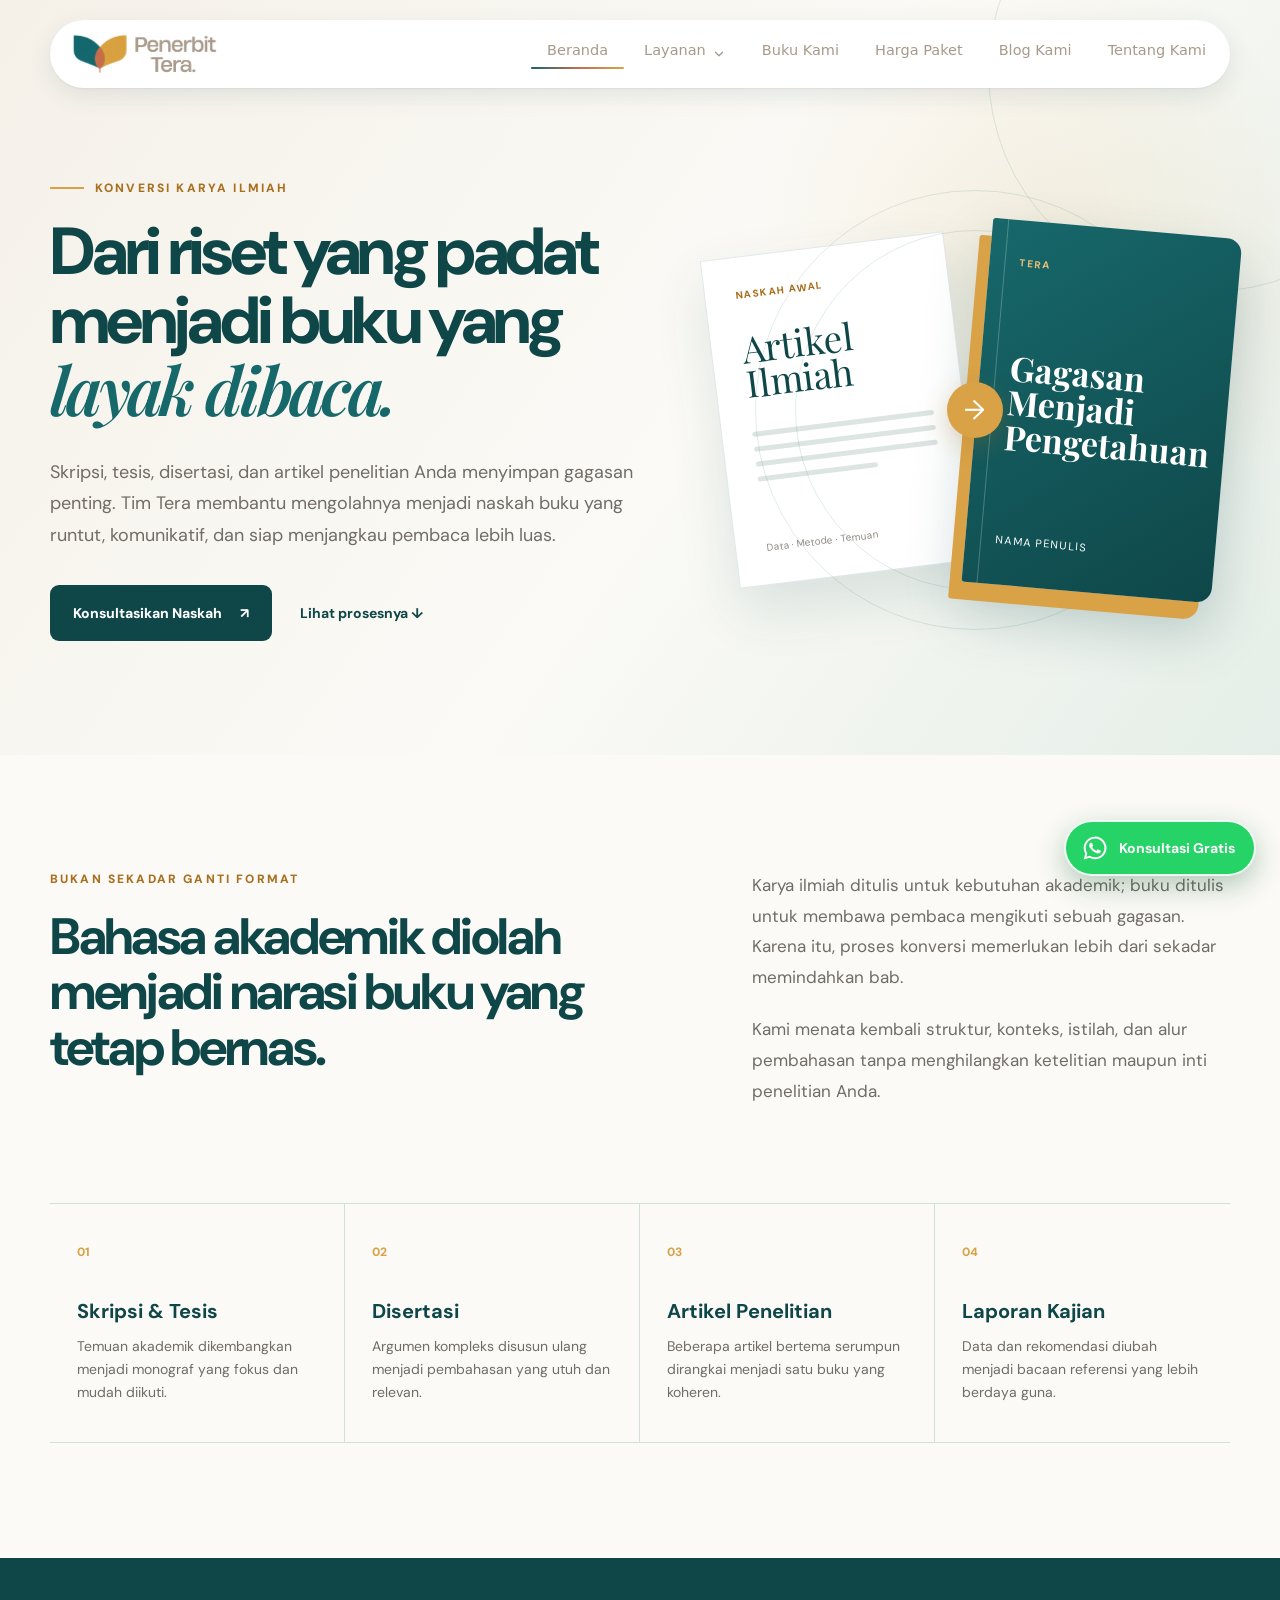
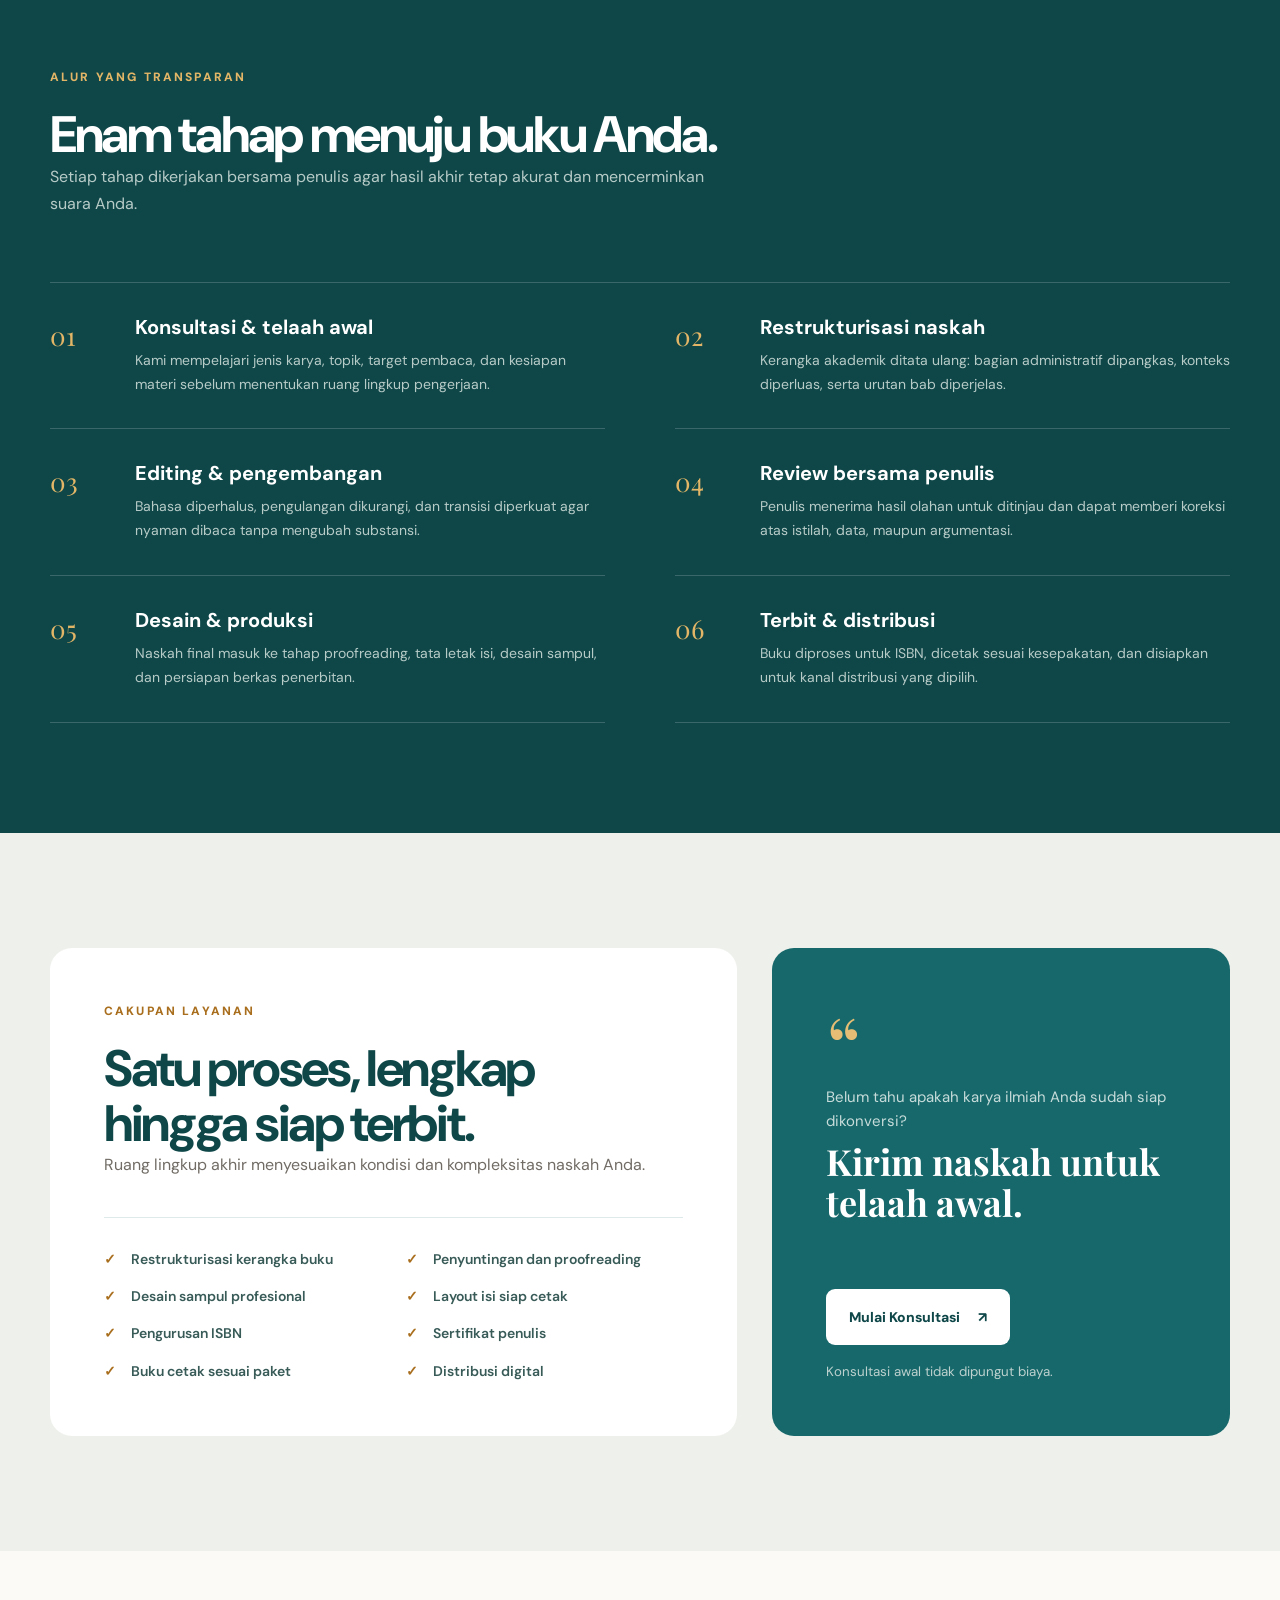
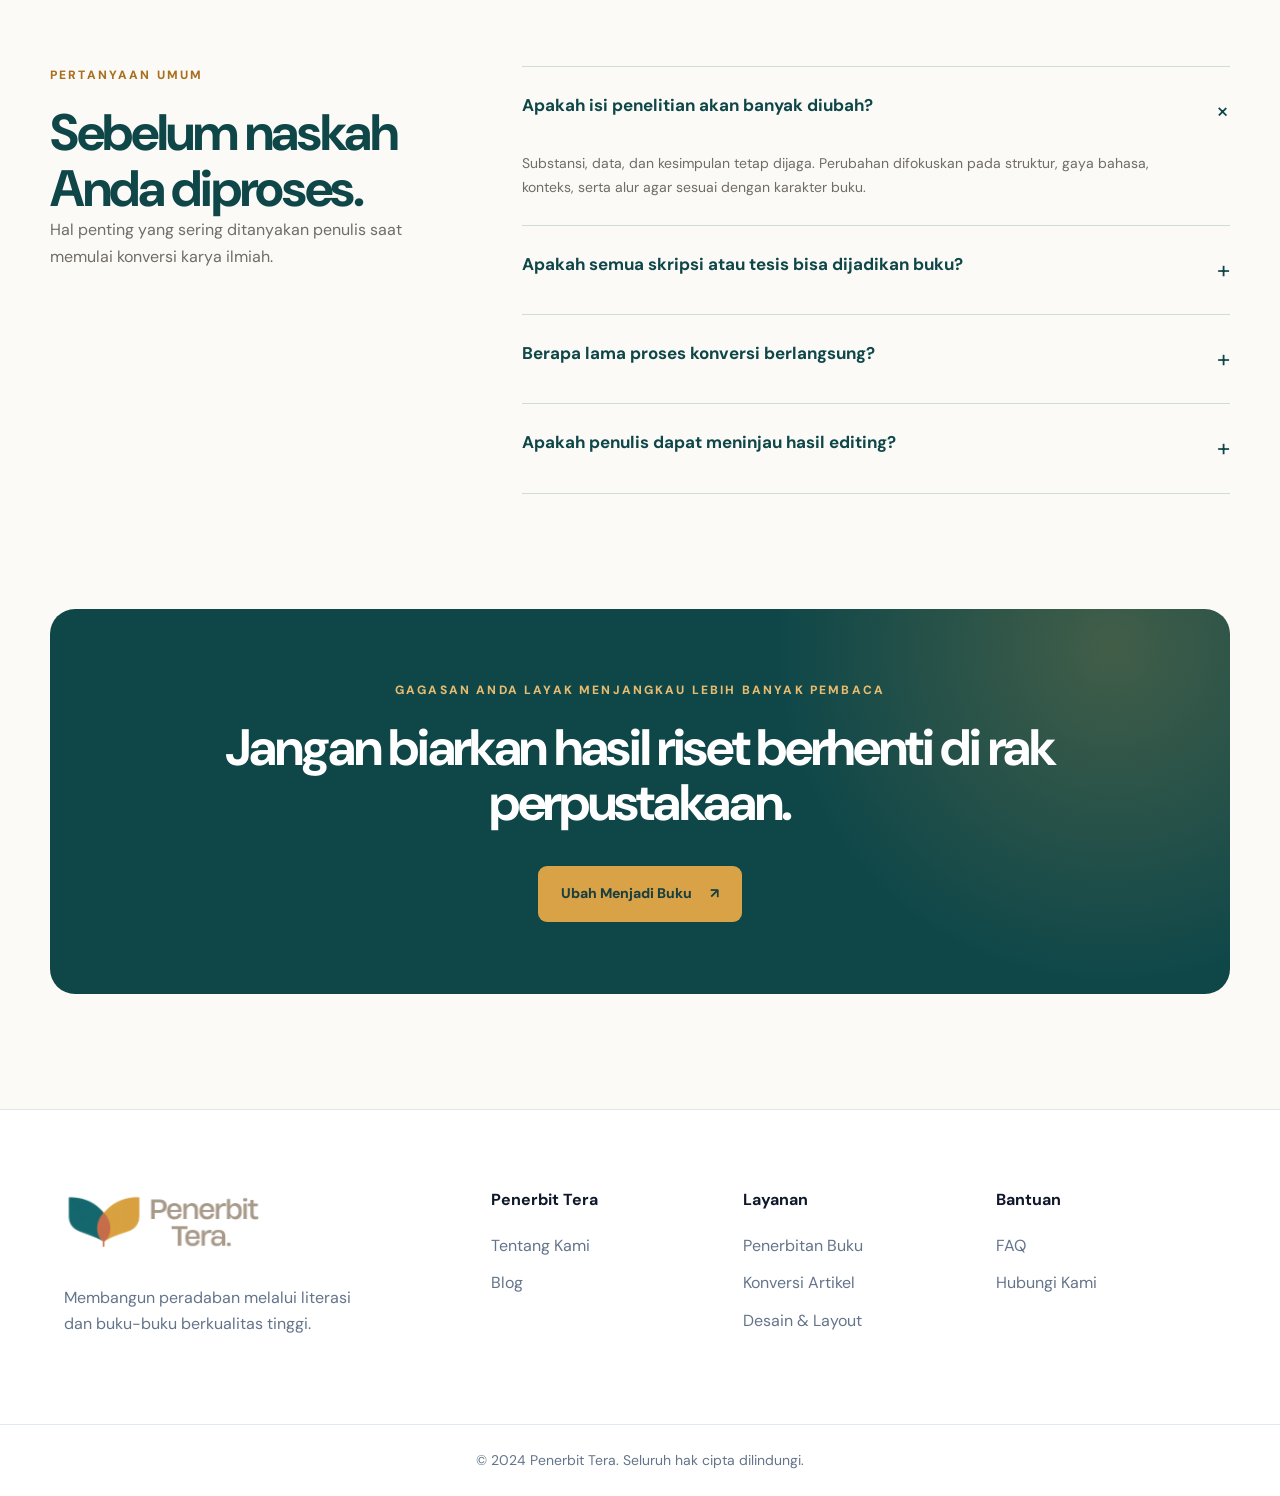
<file: layanan-konversi-artikel.html>
<!DOCTYPE html>
<html lang="id">
<head>
    <meta charset="UTF-8">
    <meta name="viewport" content="width=device-width, initial-scale=1.0">
    <title>Konversi Artikel Ilmiah Menjadi Buku | Penerbit Tera</title>
    <meta name="description" content="Ubah skripsi, tesis, disertasi, dan artikel ilmiah menjadi buku yang runtut, ramah pembaca, dan siap diterbitkan bersama Penerbit Tera.">
    <meta name="robots" content="index, follow, max-image-preview:large, max-snippet:-1, max-video-preview:-1"><meta name="author" content="Penerbit Tera"><meta name="theme-color" content="#0f4749">
    <meta property="og:locale" content="id_ID"><meta property="og:type" content="website"><meta property="og:site_name" content="Penerbit Tera"><meta property="og:title" content="Konversi Artikel Ilmiah Menjadi Buku | Penerbit Tera"><meta property="og:description" content="Ubah skripsi, tesis, disertasi, dan artikel ilmiah menjadi buku yang siap diterbitkan.">
    <meta name="twitter:card" content="summary"><meta name="twitter:title" content="Konversi Artikel Menjadi Buku | Penerbit Tera"><meta name="twitter:description" content="Pendampingan mengembangkan karya ilmiah menjadi buku ramah pembaca.">
    <script type="application/ld+json">{"@context":"https://schema.org","@type":"Service","name":"Konversi Artikel Ilmiah Menjadi Buku","description":"Layanan mengembangkan skripsi, tesis, disertasi, dan artikel ilmiah menjadi buku siap terbit.","serviceType":"Konversi karya ilmiah menjadi buku","provider":{"@type":"Organization","name":"Penerbit Tera"},"areaServed":{"@type":"Country","name":"Indonesia"}}</script>
    <link rel="preconnect" href="https://fonts.googleapis.com">
    <link rel="preconnect" href="https://fonts.gstatic.com" crossorigin>
    <link href="https://fonts.googleapis.com/css2?family=DM+Sans:wght@400;500;600;700;800&family=Playfair+Display:ital,wght@0,600;1,600&display=swap" rel="stylesheet">
    <link rel="stylesheet" href="style.css">
    <link rel="stylesheet" href="layanan-konversi-artikel.css">
</head>
<body>
    <header class="site-nav" id="siteNav">
        <div class="nav-pill" id="navPill">
            <a href="index.html" class="nav-logo" aria-label="Penerbit Tera - Beranda"><img src="Assets/Navbar Logo.svg" alt="Logo Penerbit Tera"></a>
            <nav class="nav-links" aria-label="Navigasi utama">
                <a href="index.html#beranda" class="nav-item"><span>Beranda</span></a>
                <div class="nav-item nav-dropdown">
                    <button class="nav-item-btn" type="button" aria-expanded="false" aria-controls="servicesDropdown"><span>Layanan</span><svg class="chev" width="14" height="14" viewBox="0 0 20 20" fill="none" aria-hidden="true"><path d="m5 7.5 5 5 5-5" stroke="currentColor" stroke-width="1.8" stroke-linecap="round" stroke-linejoin="round"/></svg></button>
                    <div class="dropdown-panel" id="servicesDropdown">
                        <a href="layanan-penerbitan-buku.html" class="dropdown-link"><span class="dd-title">Penerbitan Buku</span><span class="dd-desc">Dari pengajuan naskah hingga buku siap beredar.</span></a>
                        <a href="layanan-konversi-artikel.html" class="dropdown-link" aria-current="page"><span class="dd-title">Konversi Artikel Menjadi Buku</span><span class="dd-desc">Mengembangkan karya ilmiah menjadi buku.</span></a>
                        <a href="layanan-pengurusan-hki.html" class="dropdown-link"><span class="dd-title">Pengurusan HKI</span><span class="dd-desc">Pendampingan pencatatan dan perlindungan karya.</span></a>
                        <a href="layanan-desain-layout.html" class="dropdown-link"><span class="dd-title">Desain &amp; Layout</span><span class="dd-desc">Desain sampul dan tata letak siap cetak.</span></a>
                        <a href="layanan-terjemahan.html" class="dropdown-link"><span class="dd-title">Terjemahan</span><span class="dd-desc">Penerjemahan naskah lintas bahasa.</span></a>
                        <a href="layanan-distribusi-buku.html" class="dropdown-link"><span class="dd-title">Pemasaran &amp; Distribusi</span><span class="dd-desc">Memperluas jangkauan buku Anda.</span></a>
                    </div>
                </div>
                <a href="index.html#buku" class="nav-item"><span>Buku Kami</span></a>
                <a href="harga-paket.html" class="nav-item"><span>Harga Paket</span></a>
                <a href="index.html#blog" class="nav-item"><span>Blog Kami</span></a>
                <a href="tentang-kami.html" class="nav-item"><span>Tentang Kami</span></a>
            </nav>
            <button class="nav-burger" id="navBurger" aria-label="Buka menu" aria-expanded="false" aria-controls="mobileMenu"><span></span><span></span><span></span></button>
        </div>
    </header>

    <div class="mobile-menu" id="mobileMenu">
        <a href="index.html#beranda" class="mobile-link">Beranda</a>
        <button class="mobile-group-toggle" type="button" data-group="mobileServices" aria-expanded="false"><span>Layanan</span><svg width="18" height="18" viewBox="0 0 20 20" fill="none" aria-hidden="true"><path d="m5 7.5 5 5 5-5" stroke="currentColor" stroke-width="1.8" stroke-linecap="round" stroke-linejoin="round"/></svg></button>
        <div class="mobile-submenu" id="mobileServices">
            <a href="layanan-penerbitan-buku.html">Penerbitan Buku</a><a href="layanan-konversi-artikel.html" aria-current="page">Konversi Artikel Menjadi Buku</a><a href="layanan-pengurusan-hki.html">Pengurusan HKI</a><a href="layanan-desain-layout.html">Desain &amp; Layout</a><a href="layanan-terjemahan.html">Terjemahan</a><a href="layanan-distribusi-buku.html">Pemasaran &amp; Distribusi</a>
        </div>
        <a href="index.html#buku" class="mobile-link">Buku Kami</a><a href="harga-paket.html" class="mobile-link">Harga Paket</a><a href="index.html#blog" class="mobile-link">Blog Kami</a><a href="tentang-kami.html" class="mobile-link">Tentang Kami</a>
    </div>

    <main>
        <section class="conversion-hero">
            <div class="conversion-shell conversion-hero__grid">
                <div class="conversion-hero__copy">
                    <p class="eyebrow"><span></span> Konversi Karya Ilmiah</p>
                    <h1>Dari riset yang padat menjadi buku yang <em>layak dibaca.</em></h1>
                    <p class="hero-lead">Skripsi, tesis, disertasi, dan artikel penelitian Anda menyimpan gagasan penting. Tim Tera membantu mengolahnya menjadi naskah buku yang runtut, komunikatif, dan siap menjangkau pembaca lebih luas.</p>
                    <div class="hero-actions-conversion">
                        <a class="conversion-btn conversion-btn--primary" href="https://wa.me/6287890343450?text=Halo%20Penerbit%20Tera%2C%20saya%20ingin%20berkonsultasi%20tentang%20konversi%20karya%20ilmiah%20menjadi%20buku." target="_blank" rel="noopener noreferrer">Konsultasikan Naskah <span>↗</span></a>
                        <a class="conversion-text-link" href="#proses">Lihat prosesnya <span>↓</span></a>
                    </div>
                </div>
                <div class="manuscript-visual" aria-label="Ilustrasi perubahan artikel ilmiah menjadi buku">
                    <div class="paper paper--source"><span class="paper-label">Naskah awal</span><div class="paper-title">Artikel<br>Ilmiah</div><i></i><i></i><i></i><i class="short"></i><small>Data · Metode · Temuan</small></div>
                    <div class="conversion-arrow" aria-hidden="true">→</div>
                    <div class="book-result"><span class="book-kicker">TERA</span><strong>Gagasan<br>Menjadi<br>Pengetahuan</strong><span class="book-author">Nama Penulis</span></div>
                    <span class="orbit orbit--one"></span><span class="orbit orbit--two"></span>
                </div>
            </div>
        </section>

        <section class="conversion-intro" aria-labelledby="introTitle">
            <div class="conversion-shell intro-grid">
                <div><p class="section-kicker">Bukan sekadar ganti format</p><h2 id="introTitle">Bahasa akademik diolah menjadi narasi buku yang tetap bernas.</h2></div>
                <div class="intro-copy"><p>Karya ilmiah ditulis untuk kebutuhan akademik; buku ditulis untuk membawa pembaca mengikuti sebuah gagasan. Karena itu, proses konversi memerlukan lebih dari sekadar memindahkan bab.</p><p>Kami menata kembali struktur, konteks, istilah, dan alur pembahasan tanpa menghilangkan ketelitian maupun inti penelitian Anda.</p></div>
            </div>
            <div class="conversion-shell suitability-grid">
                <article><span>01</span><h3>Skripsi &amp; Tesis</h3><p>Temuan akademik dikembangkan menjadi monograf yang fokus dan mudah diikuti.</p></article>
                <article><span>02</span><h3>Disertasi</h3><p>Argumen kompleks disusun ulang menjadi pembahasan yang utuh dan relevan.</p></article>
                <article><span>03</span><h3>Artikel Penelitian</h3><p>Beberapa artikel bertema serumpun dirangkai menjadi satu buku yang koheren.</p></article>
                <article><span>04</span><h3>Laporan Kajian</h3><p>Data dan rekomendasi diubah menjadi bacaan referensi yang lebih berdaya guna.</p></article>
            </div>
        </section>

        <section class="process-section" id="proses" aria-labelledby="processTitle">
            <div class="conversion-shell">
                <header class="conversion-heading"><p class="section-kicker">Alur yang transparan</p><h2 id="processTitle">Enam tahap menuju buku Anda.</h2><p>Setiap tahap dikerjakan bersama penulis agar hasil akhir tetap akurat dan mencerminkan suara Anda.</p></header>
                <div class="process-list">
                    <article><span class="process-number">01</span><div><h3>Konsultasi &amp; telaah awal</h3><p>Kami mempelajari jenis karya, topik, target pembaca, dan kesiapan materi sebelum menentukan ruang lingkup pengerjaan.</p></div></article>
                    <article><span class="process-number">02</span><div><h3>Restrukturisasi naskah</h3><p>Kerangka akademik ditata ulang: bagian administratif dipangkas, konteks diperluas, serta urutan bab diperjelas.</p></div></article>
                    <article><span class="process-number">03</span><div><h3>Editing &amp; pengembangan</h3><p>Bahasa diperhalus, pengulangan dikurangi, dan transisi diperkuat agar nyaman dibaca tanpa mengubah substansi.</p></div></article>
                    <article><span class="process-number">04</span><div><h3>Review bersama penulis</h3><p>Penulis menerima hasil olahan untuk ditinjau dan dapat memberi koreksi atas istilah, data, maupun argumentasi.</p></div></article>
                    <article><span class="process-number">05</span><div><h3>Desain &amp; produksi</h3><p>Naskah final masuk ke tahap proofreading, tata letak isi, desain sampul, dan persiapan berkas penerbitan.</p></div></article>
                    <article><span class="process-number">06</span><div><h3>Terbit &amp; distribusi</h3><p>Buku diproses untuk ISBN, dicetak sesuai kesepakatan, dan disiapkan untuk kanal distribusi yang dipilih.</p></div></article>
                </div>
            </div>
        </section>

        <section class="deliverables-section" aria-labelledby="deliverablesTitle">
            <div class="conversion-shell deliverables-grid">
                <div class="deliverables-card">
                    <p class="section-kicker">Cakupan layanan</p><h2 id="deliverablesTitle">Satu proses, lengkap hingga siap terbit.</h2><p>Ruang lingkup akhir menyesuaikan kondisi dan kompleksitas naskah Anda.</p>
                    <ul><li>Restrukturisasi kerangka buku</li><li>Penyuntingan dan proofreading</li><li>Desain sampul profesional</li><li>Layout isi siap cetak</li><li>Pengurusan ISBN</li><li>Sertifikat penulis</li><li>Buku cetak sesuai paket</li><li>Distribusi digital</li></ul>
                </div>
                <aside class="consult-card"><span class="consult-mark">“</span><p>Belum tahu apakah karya ilmiah Anda sudah siap dikonversi?</p><h3>Kirim naskah untuk telaah awal.</h3><a class="conversion-btn conversion-btn--light" href="https://wa.me/6287890343450?text=Halo%20Penerbit%20Tera%2C%20saya%20ingin%20meminta%20telaah%20awal%20untuk%20naskah%20ilmiah%20saya." target="_blank" rel="noopener noreferrer">Mulai Konsultasi <span>↗</span></a><small>Konsultasi awal tidak dipungut biaya.</small></aside>
            </div>
        </section>

        <section class="conversion-faq" aria-labelledby="faqTitle">
            <div class="conversion-shell faq-grid">
                <div><p class="section-kicker">Pertanyaan umum</p><h2 id="faqTitle">Sebelum naskah Anda diproses.</h2><p>Hal penting yang sering ditanyakan penulis saat memulai konversi karya ilmiah.</p></div>
                <div class="faq-items">
                    <details open><summary>Apakah isi penelitian akan banyak diubah?<span>+</span></summary><p>Substansi, data, dan kesimpulan tetap dijaga. Perubahan difokuskan pada struktur, gaya bahasa, konteks, serta alur agar sesuai dengan karakter buku.</p></details>
                    <details><summary>Apakah semua skripsi atau tesis bisa dijadikan buku?<span>+</span></summary><p>Sebagian besar dapat dikembangkan, tetapi tingkat kesiapan setiap naskah berbeda. Telaah awal membantu menentukan kebutuhan penyuntingan dan pengembangan.</p></details>
                    <details><summary>Berapa lama proses konversi berlangsung?<span>+</span></summary><p>Durasi bergantung pada panjang, kompleksitas, kelengkapan materi, dan kecepatan proses review. Estimasi diberikan setelah telaah awal.</p></details>
                    <details><summary>Apakah penulis dapat meninjau hasil editing?<span>+</span></summary><p>Ya. Penulis tetap terlibat untuk memastikan istilah, data, argumentasi, dan gaya penyampaian sudah tepat sebelum produksi.</p></details>
                </div>
            </div>
        </section>

        <section class="final-conversion-cta">
            <div class="conversion-shell final-cta-box"><p class="section-kicker">Gagasan Anda layak menjangkau lebih banyak pembaca</p><h2>Jangan biarkan hasil riset berhenti di rak perpustakaan.</h2><a class="conversion-btn conversion-btn--gold" href="https://wa.me/6287890343450?text=Halo%20Penerbit%20Tera%2C%20saya%20siap%20mengubah%20karya%20ilmiah%20saya%20menjadi%20buku." target="_blank" rel="noopener noreferrer">Ubah Menjadi Buku <span>↗</span></a></div>
        </section>
    </main>

    <footer>
        <div class="container footer-content"><div class="footer-brand"><a href="index.html" class="footer-logo" aria-label="Penerbit Tera - kembali ke beranda"><img src="Assets/Navbar Logo.svg" alt="Penerbit Tera"></a><p>Membangun peradaban melalui literasi dan buku-buku berkualitas tinggi.</p></div><div class="footer-links"><div class="link-group"><h4>Penerbit Tera</h4><a href="index.html#tentang">Tentang Kami</a><a href="index.html#blog">Blog</a></div><div class="link-group"><h4>Layanan</h4><a href="index.html#layanan">Penerbitan Buku</a><a href="layanan-konversi-artikel.html">Konversi Artikel</a><a href="index.html#layanan">Desain &amp; Layout</a></div><div class="link-group"><h4>Bantuan</h4><a href="#faqTitle">FAQ</a><a href="https://wa.me/6287890343450" target="_blank" rel="noopener noreferrer">Hubungi Kami</a></div></div></div>
        <div class="footer-bottom"><p>&copy; 2024 Penerbit Tera. Seluruh hak cipta dilindungi.</p></div>
    </footer>
    <a class="whatsapp-float" href="https://wa.me/6287890343450?text=Halo%20Penerbit%20Tera%2C%20saya%20ingin%20berkonsultasi%20tentang%20konversi%20artikel%20ilmiah." target="_blank" rel="noopener noreferrer" aria-label="Konsultasi konversi artikel melalui WhatsApp"><svg class="whatsapp-float__icon" viewBox="0 0 32 32" aria-hidden="true"><path fill="currentColor" d="M16.04 3A12.89 12.89 0 0 0 4.9 22.38L3.08 29l6.78-1.78A12.94 12.94 0 1 0 16.04 3Zm0 23.68a10.7 10.7 0 0 1-5.46-1.5l-.39-.23-4.02 1.06 1.07-3.92-.25-.4a10.72 10.72 0 1 1 9.05 4.99Zm5.88-8.03c-.32-.16-1.91-.94-2.21-1.05-.3-.11-.51-.16-.73.16-.21.32-.83 1.05-1.02 1.27-.19.21-.38.24-.7.08-.33-.16-1.37-.5-2.61-1.61a9.8 9.8 0 0 1-1.81-2.25c-.19-.32-.02-.5.14-.66.15-.14.33-.37.49-.56.16-.19.21-.32.32-.54.11-.21.06-.4-.03-.56-.08-.16-.73-1.75-1-2.4-.26-.63-.53-.55-.73-.56h-.62c-.22 0-.57.08-.87.4-.3.32-1.13 1.1-1.13 2.69s1.16 3.12 1.32 3.34c.16.21 2.28 3.48 5.52 4.88.77.33 1.37.53 1.84.68.77.25 1.47.21 2.03.13.62-.09 1.91-.78 2.18-1.53.27-.76.27-1.42.19-1.55-.08-.14-.3-.22-.62-.38Z"/></svg><span class="whatsapp-float__label">Konsultasi Gratis</span></a>
    <script src="script.js"></script>
</body>
</html>
</file>
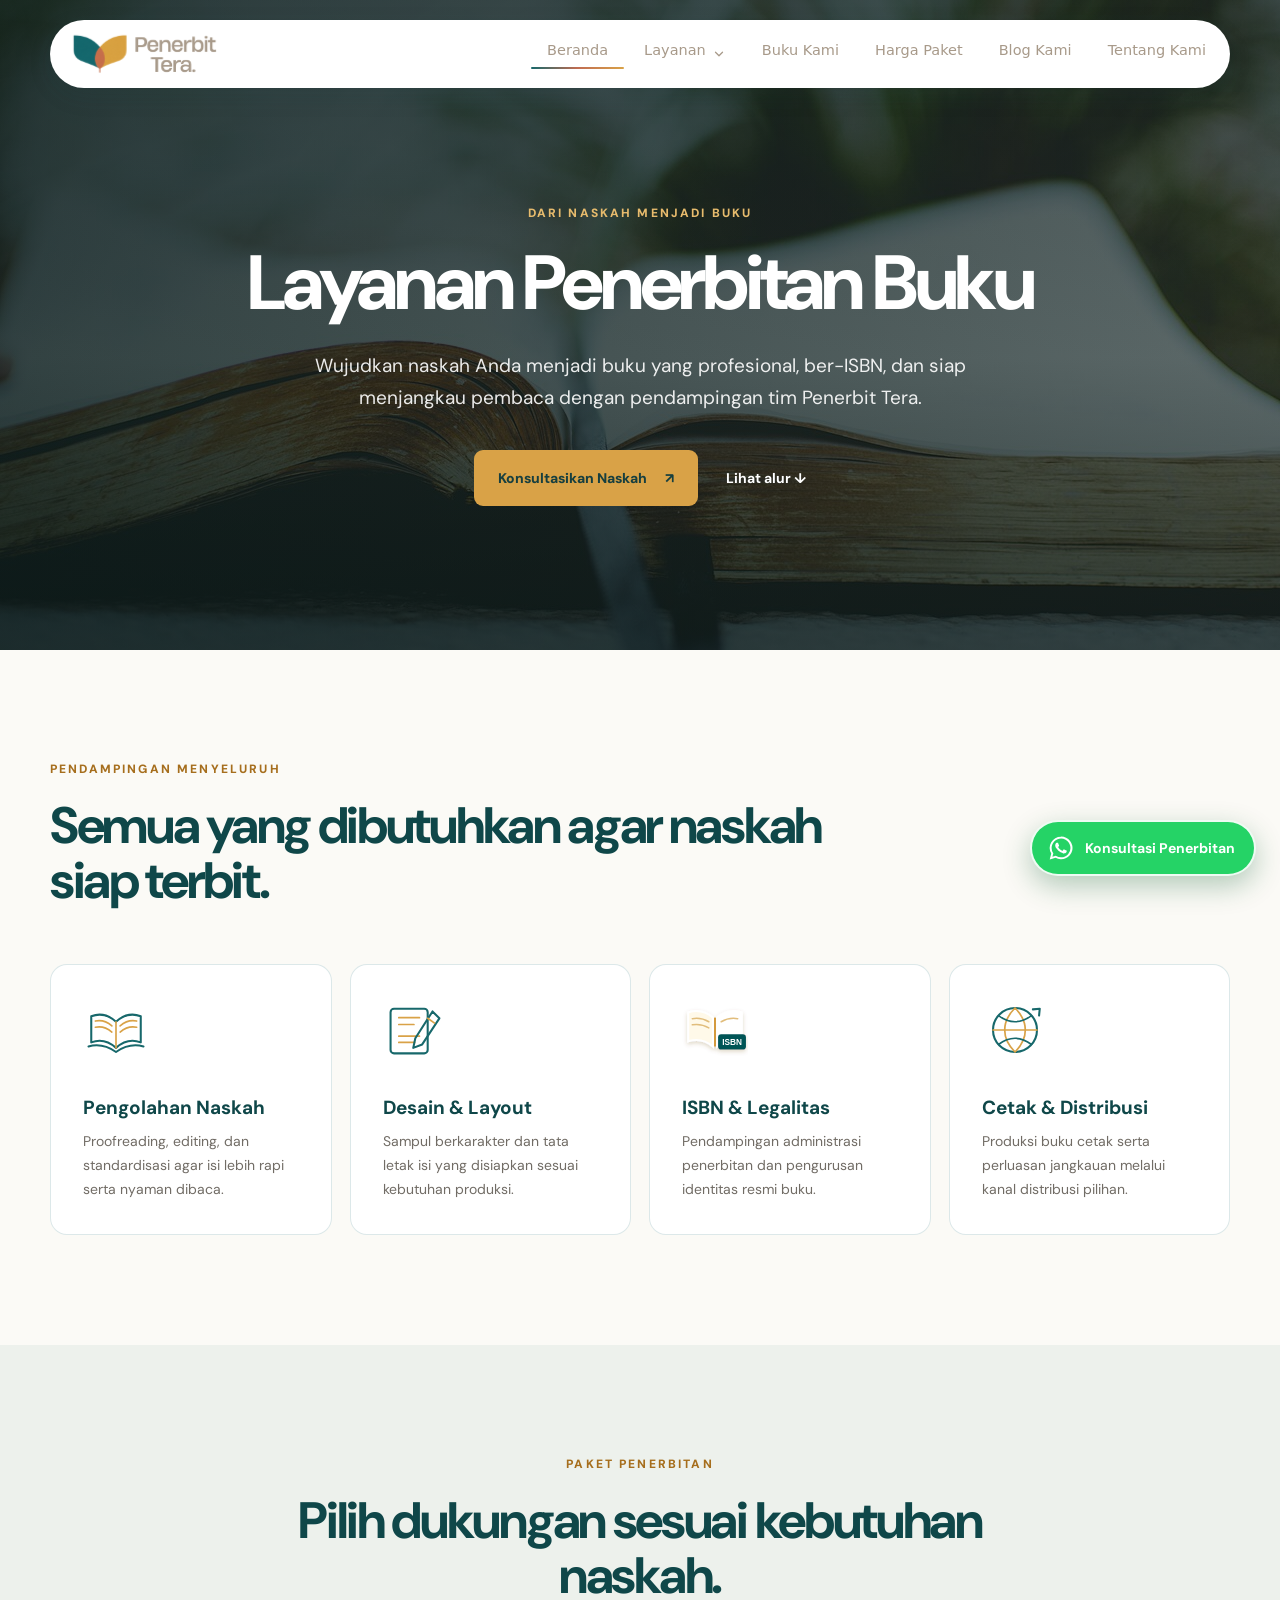
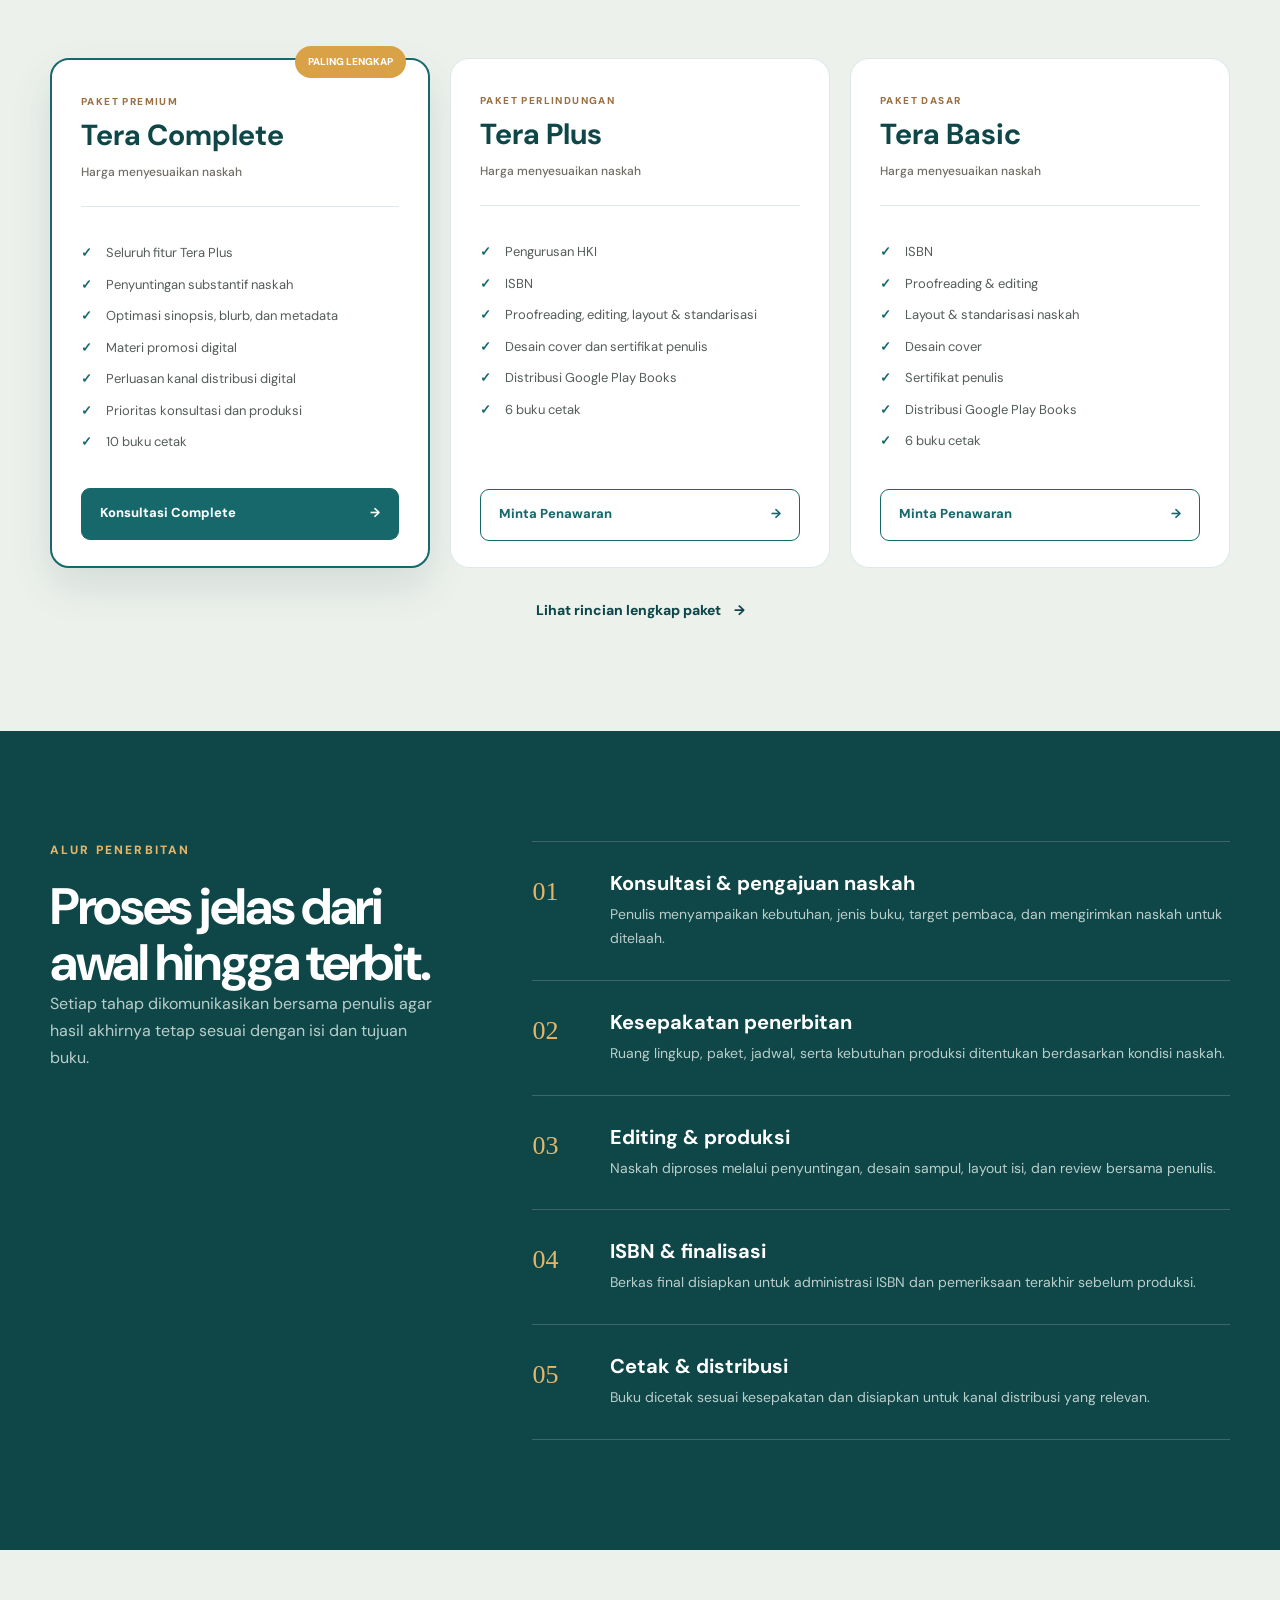
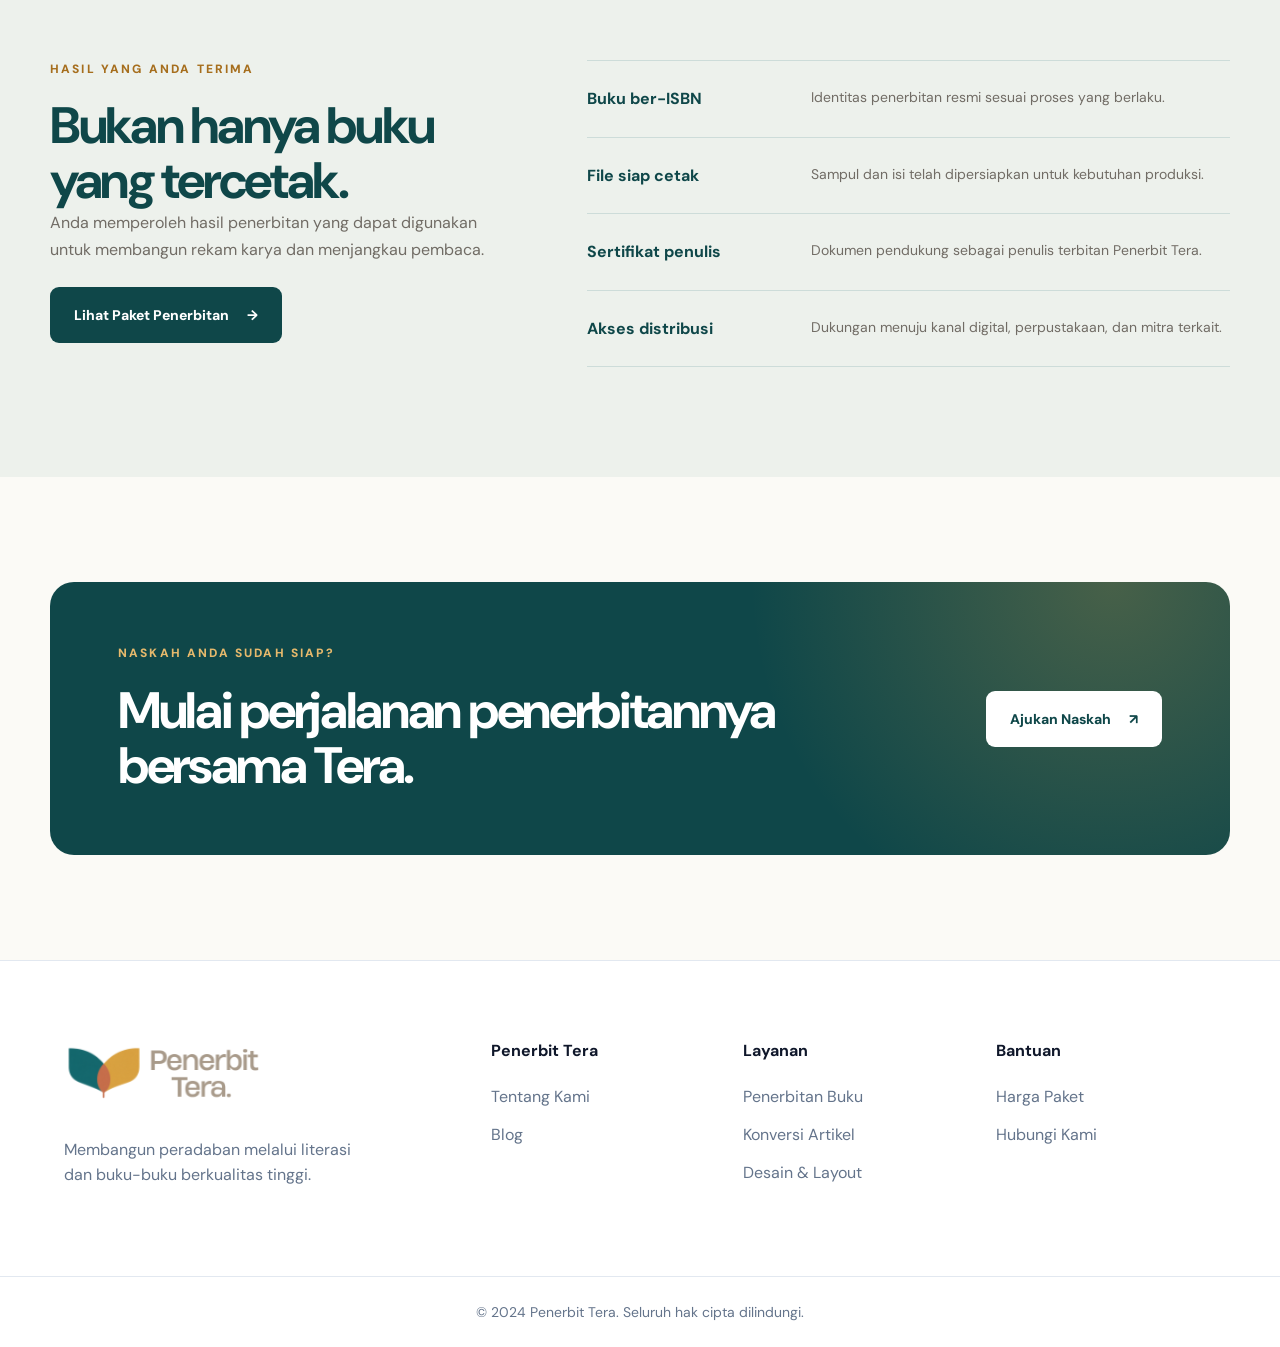
<file: layanan-penerbitan-buku.html>
<!DOCTYPE html><html lang="id"><head><meta charset="UTF-8"><meta name="viewport" content="width=device-width, initial-scale=1.0"><title>Layanan Penerbitan Buku | Penerbit Tera</title><meta name="description" content="Terbitkan buku bersama Penerbit Tera dengan pendampingan dari pemeriksaan naskah, editing, desain, ISBN, pencetakan, hingga distribusi."><meta name="robots" content="index, follow, max-image-preview:large, max-snippet:-1, max-video-preview:-1"><meta name="author" content="Penerbit Tera"><meta name="theme-color" content="#0f4749"><meta property="og:locale" content="id_ID"><meta property="og:type" content="website"><meta property="og:site_name" content="Penerbit Tera"><meta property="og:title" content="Layanan Penerbitan Buku | Penerbit Tera"><meta property="og:description" content="Pendampingan penerbitan buku dari pemeriksaan naskah hingga distribusi."><meta name="twitter:card" content="summary"><meta name="twitter:title" content="Layanan Penerbitan Buku | Penerbit Tera"><meta name="twitter:description" content="Terbitkan buku dengan pendampingan lengkap dari Penerbit Tera."><script type="application/ld+json">{"@context":"https://schema.org","@type":"Service","name":"Layanan Penerbitan Buku","description":"Pendampingan penerbitan dari pemeriksaan naskah, penyuntingan, desain, ISBN, pencetakan, hingga distribusi.","serviceType":"Penerbitan buku","provider":{"@type":"Organization","name":"Penerbit Tera"},"areaServed":{"@type":"Country","name":"Indonesia"}}</script><link rel="preconnect" href="https://fonts.googleapis.com"><link rel="preconnect" href="https://fonts.gstatic.com" crossorigin><link href="https://fonts.googleapis.com/css2?family=DM+Sans:wght@400;500;600;700;800&display=swap" rel="stylesheet"><link rel="stylesheet" href="style.css"><link rel="stylesheet" href="layanan-penerbitan-buku.css"></head><body>
<header class="site-nav" id="siteNav"><div class="nav-pill" id="navPill"><a href="index.html" class="nav-logo" aria-label="Penerbit Tera - Beranda"><img src="Assets/Navbar Logo.svg" alt="Logo Penerbit Tera"></a><nav class="nav-links" aria-label="Navigasi utama"><a href="index.html#beranda" class="nav-item"><span>Beranda</span></a><div class="nav-item nav-dropdown"><button class="nav-item-btn" type="button" aria-expanded="false" aria-controls="servicesDropdown"><span>Layanan</span><svg class="chev" width="14" height="14" viewBox="0 0 20 20" fill="none" aria-hidden="true"><path d="m5 7.5 5 5 5-5" stroke="currentColor" stroke-width="1.8" stroke-linecap="round" stroke-linejoin="round"/></svg></button><div class="dropdown-panel" id="servicesDropdown"><a href="layanan-penerbitan-buku.html" class="dropdown-link" aria-current="page"><span class="dd-title">Penerbitan Buku</span><span class="dd-desc">Dari pengajuan naskah hingga buku siap beredar.</span></a><a href="layanan-konversi-artikel.html" class="dropdown-link"><span class="dd-title">Konversi Artikel Menjadi Buku</span><span class="dd-desc">Mengembangkan karya ilmiah menjadi buku.</span></a><a href="layanan-pengurusan-hki.html" class="dropdown-link"><span class="dd-title">Pengurusan HKI</span><span class="dd-desc">Pendampingan pencatatan dan perlindungan karya.</span></a><a href="layanan-desain-layout.html" class="dropdown-link"><span class="dd-title">Desain &amp; Layout</span><span class="dd-desc">Desain sampul dan tata letak siap cetak.</span></a><a href="layanan-terjemahan.html" class="dropdown-link"><span class="dd-title">Terjemahan</span><span class="dd-desc">Penerjemahan naskah lintas bahasa.</span></a><a href="layanan-distribusi-buku.html" class="dropdown-link"><span class="dd-title">Pemasaran &amp; Distribusi</span><span class="dd-desc">Memperluas jangkauan buku Anda.</span></a></div></div><a href="index.html#buku" class="nav-item"><span>Buku Kami</span></a><a href="harga-paket.html" class="nav-item"><span>Harga Paket</span></a><a href="index.html#blog" class="nav-item"><span>Blog Kami</span></a><a href="index.html#tentang" class="nav-item"><span>Tentang Kami</span></a></nav><button class="nav-burger" id="navBurger" aria-label="Buka menu" aria-expanded="false" aria-controls="mobileMenu"><span></span><span></span><span></span></button></div></header>
<div class="mobile-menu" id="mobileMenu"><a href="index.html#beranda" class="mobile-link">Beranda</a><button class="mobile-group-toggle" type="button" data-group="mobileServices" aria-expanded="false"><span>Layanan</span><svg width="18" height="18" viewBox="0 0 20 20" fill="none" aria-hidden="true"><path d="m5 7.5 5 5 5-5" stroke="currentColor" stroke-width="1.8" stroke-linecap="round" stroke-linejoin="round"/></svg></button><div class="mobile-submenu" id="mobileServices"><a href="layanan-penerbitan-buku.html" aria-current="page">Penerbitan Buku</a><a href="layanan-konversi-artikel.html">Konversi Artikel Menjadi Buku</a><a href="layanan-pengurusan-hki.html">Pengurusan HKI</a><a href="layanan-desain-layout.html">Desain &amp; Layout</a><a href="layanan-terjemahan.html">Terjemahan</a><a href="layanan-distribusi-buku.html">Pemasaran &amp; Distribusi</a></div><a href="index.html#buku" class="mobile-link">Buku Kami</a><a href="harga-paket.html" class="mobile-link">Harga Paket</a><a href="index.html#blog" class="mobile-link">Blog Kami</a><a href="index.html#tentang" class="mobile-link">Tentang Kami</a></div>
<main><section class="publishing-hero"><div class="publishing-shell publishing-hero__content"><p class="publishing-kicker">Dari Naskah Menjadi Buku</p><h1>Layanan Penerbitan Buku</h1><p>Wujudkan naskah Anda menjadi buku yang profesional, ber-ISBN, dan siap menjangkau pembaca dengan pendampingan tim Penerbit Tera.</p><div class="publishing-actions"><a class="publishing-button publishing-button--gold" href="https://wa.me/6287890343450?text=Halo%20Penerbit%20Tera%2C%20saya%20ingin%20berkonsultasi%20tentang%20penerbitan%20buku." target="_blank" rel="noopener noreferrer">Konsultasikan Naskah <span>↗</span></a><a href="#alur" class="publishing-link">Lihat alur <span>↓</span></a></div></div></section>
<section class="publishing-scope" aria-labelledby="scopeTitle"><div class="publishing-shell"><header class="publishing-heading"><p class="section-kicker">Pendampingan menyeluruh</p><h2 id="scopeTitle">Semua yang dibutuhkan agar naskah siap terbit.</h2></header><div class="scope-grid"><article><img src="Assets/service-publishing.svg" alt=""><h3>Pengolahan Naskah</h3><p>Proofreading, editing, dan standardisasi agar isi lebih rapi serta nyaman dibaca.</p></article><article><img src="Assets/service-design.svg" alt=""><h3>Desain &amp; Layout</h3><p>Sampul berkarakter dan tata letak isi yang disiapkan sesuai kebutuhan produksi.</p></article><article><img src="Assets/icon-isbn.svg" alt=""><h3>ISBN &amp; Legalitas</h3><p>Pendampingan administrasi penerbitan dan pengurusan identitas resmi buku.</p></article><article><img src="Assets/service-distribution.svg" alt=""><h3>Cetak &amp; Distribusi</h3><p>Produksi buku cetak serta perluasan jangkauan melalui kanal distribusi pilihan.</p></article></div></div></section>
<section class="publishing-packages" aria-labelledby="packageTitle"><div class="publishing-shell"><header class="publishing-heading publishing-heading--center"><p class="section-kicker">Paket penerbitan</p><h2 id="packageTitle">Pilih dukungan sesuai kebutuhan naskah.</h2></header><div class="publishing-package-grid"><article class="publishing-package-card publishing-package-card--featured"><span class="package-badge">Paling Lengkap</span><p>Paket Premium</p><h3>Tera Complete</h3><strong>Harga menyesuaikan naskah</strong><ul><li>Seluruh fitur Tera Plus</li><li>Penyuntingan substantif naskah</li><li>Optimasi sinopsis, blurb, dan metadata</li><li>Materi promosi digital</li><li>Perluasan kanal distribusi digital</li><li>Prioritas konsultasi dan produksi</li><li>10 buku cetak</li></ul><a href="https://wa.me/6287890343450?text=Halo%20Penerbit%20Tera%2C%20saya%20ingin%20mengetahui%20penawaran%20Paket%20Tera%20Complete." target="_blank" rel="noopener noreferrer">Konsultasi Complete <span>→</span></a></article><article class="publishing-package-card"><p>Paket Perlindungan</p><h3>Tera Plus</h3><strong>Harga menyesuaikan naskah</strong><ul><li>Pengurusan HKI</li><li>ISBN</li><li>Proofreading, editing, layout &amp; standarisasi</li><li>Desain cover dan sertifikat penulis</li><li>Distribusi Google Play Books</li><li>6 buku cetak</li></ul><a href="https://wa.me/6287890343450?text=Halo%20Penerbit%20Tera%2C%20saya%20ingin%20mengetahui%20penawaran%20Paket%20Tera%20Plus." target="_blank" rel="noopener noreferrer">Minta Penawaran <span>→</span></a></article><article class="publishing-package-card"><p>Paket Dasar</p><h3>Tera Basic</h3><strong>Harga menyesuaikan naskah</strong><ul><li>ISBN</li><li>Proofreading &amp; editing</li><li>Layout &amp; standarisasi naskah</li><li>Desain cover</li><li>Sertifikat penulis</li><li>Distribusi Google Play Books</li><li>6 buku cetak</li></ul><a href="https://wa.me/6287890343450?text=Halo%20Penerbit%20Tera%2C%20saya%20ingin%20mengetahui%20penawaran%20Paket%20Tera%20Basic." target="_blank" rel="noopener noreferrer">Minta Penawaran <span>→</span></a></article></div><a class="all-packages-link" href="harga-paket.html">Lihat rincian lengkap paket <span>→</span></a></div></section>
<section class="publishing-flow" id="alur" aria-labelledby="flowTitle"><div class="publishing-shell flow-layout"><div class="flow-intro"><p class="section-kicker">Alur penerbitan</p><h2 id="flowTitle">Proses jelas dari awal hingga terbit.</h2><p>Setiap tahap dikomunikasikan bersama penulis agar hasil akhirnya tetap sesuai dengan isi dan tujuan buku.</p></div><div class="flow-list"><article><span>01</span><div><h3>Konsultasi &amp; pengajuan naskah</h3><p>Penulis menyampaikan kebutuhan, jenis buku, target pembaca, dan mengirimkan naskah untuk ditelaah.</p></div></article><article><span>02</span><div><h3>Kesepakatan penerbitan</h3><p>Ruang lingkup, paket, jadwal, serta kebutuhan produksi ditentukan berdasarkan kondisi naskah.</p></div></article><article><span>03</span><div><h3>Editing &amp; produksi</h3><p>Naskah diproses melalui penyuntingan, desain sampul, layout isi, dan review bersama penulis.</p></div></article><article><span>04</span><div><h3>ISBN &amp; finalisasi</h3><p>Berkas final disiapkan untuk administrasi ISBN dan pemeriksaan terakhir sebelum produksi.</p></div></article><article><span>05</span><div><h3>Cetak &amp; distribusi</h3><p>Buku dicetak sesuai kesepakatan dan disiapkan untuk kanal distribusi yang relevan.</p></div></article></div></div></section>
<section class="publishing-result" aria-labelledby="resultTitle"><div class="publishing-shell result-layout"><div><p class="section-kicker">Hasil yang Anda terima</p><h2 id="resultTitle">Bukan hanya buku yang tercetak.</h2><p>Anda memperoleh hasil penerbitan yang dapat digunakan untuk membangun rekam karya dan menjangkau pembaca.</p><a class="publishing-button publishing-button--primary" href="harga-paket.html">Lihat Paket Penerbitan <span>→</span></a></div><ul><li><strong>Buku ber-ISBN</strong><span>Identitas penerbitan resmi sesuai proses yang berlaku.</span></li><li><strong>File siap cetak</strong><span>Sampul dan isi telah dipersiapkan untuk kebutuhan produksi.</span></li><li><strong>Sertifikat penulis</strong><span>Dokumen pendukung sebagai penulis terbitan Penerbit Tera.</span></li><li><strong>Akses distribusi</strong><span>Dukungan menuju kanal digital, perpustakaan, dan mitra terkait.</span></li></ul></div></section>
<section class="publishing-cta"><div class="publishing-shell publishing-cta__box"><div><p class="section-kicker">Naskah Anda sudah siap?</p><h2>Mulai perjalanan penerbitannya bersama Tera.</h2></div><a class="publishing-button publishing-button--light" href="https://wa.me/6287890343450?text=Halo%20Penerbit%20Tera%2C%20saya%20ingin%20mengajukan%20naskah%20untuk%20diterbitkan." target="_blank" rel="noopener noreferrer">Ajukan Naskah <span>↗</span></a></div></section></main>
<footer><div class="container footer-content"><div class="footer-brand"><a href="index.html" class="footer-logo" aria-label="Penerbit Tera - kembali ke beranda"><img src="Assets/Navbar Logo.svg" alt="Penerbit Tera"></a><p>Membangun peradaban melalui literasi dan buku-buku berkualitas tinggi.</p></div><div class="footer-links"><div class="link-group"><h4>Penerbit Tera</h4><a href="index.html#tentang">Tentang Kami</a><a href="index.html#blog">Blog</a></div><div class="link-group"><h4>Layanan</h4><a href="layanan-penerbitan-buku.html">Penerbitan Buku</a><a href="layanan-konversi-artikel.html">Konversi Artikel</a><a href="layanan-desain-layout.html">Desain &amp; Layout</a></div><div class="link-group"><h4>Bantuan</h4><a href="harga-paket.html">Harga Paket</a><a href="https://wa.me/6287890343450" target="_blank" rel="noopener noreferrer">Hubungi Kami</a></div></div></div><div class="footer-bottom"><p>&copy; 2024 Penerbit Tera. Seluruh hak cipta dilindungi.</p></div></footer><a class="whatsapp-float" href="https://wa.me/6287890343450?text=Halo%20Penerbit%20Tera%2C%20saya%20ingin%20berkonsultasi%20tentang%20penerbitan%20buku." target="_blank" rel="noopener noreferrer" aria-label="Konsultasi penerbitan buku melalui WhatsApp"><svg class="whatsapp-float__icon" viewBox="0 0 32 32" aria-hidden="true"><path fill="currentColor" d="M16.04 3A12.89 12.89 0 0 0 4.9 22.38L3.08 29l6.78-1.78A12.94 12.94 0 1 0 16.04 3Zm0 23.68a10.7 10.7 0 0 1-5.46-1.5l-.39-.23-4.02 1.06 1.07-3.92-.25-.4a10.72 10.72 0 1 1 9.05 4.99Zm5.88-8.03c-.32-.16-1.91-.94-2.21-1.05-.3-.11-.51-.16-.73.16-.21.32-.83 1.05-1.02 1.27-.19.21-.38.24-.7.08-.33-.16-1.37-.5-2.61-1.61a9.8 9.8 0 0 1-1.81-2.25c-.19-.32-.02-.5.14-.66.15-.14.33-.37.49-.56.16-.19.21-.32.32-.54.11-.21.06-.4-.03-.56-.08-.16-.73-1.75-1-2.4-.26-.63-.53-.55-.73-.56h-.62c-.22 0-.57.08-.87.4-.3.32-1.13 1.1-1.13 2.69s1.16 3.12 1.32 3.34c.16.21 2.28 3.48 5.52 4.88.77.33 1.37.53 1.84.68.77.25 1.47.21 2.03.13.62-.09 1.91-.78 2.18-1.53.27-.76.27-1.42.19-1.55-.08-.14-.3-.22-.62-.38Z"/></svg><span class="whatsapp-float__label">Konsultasi Penerbitan</span></a><script src="script.js"></script></body></html>
</file>
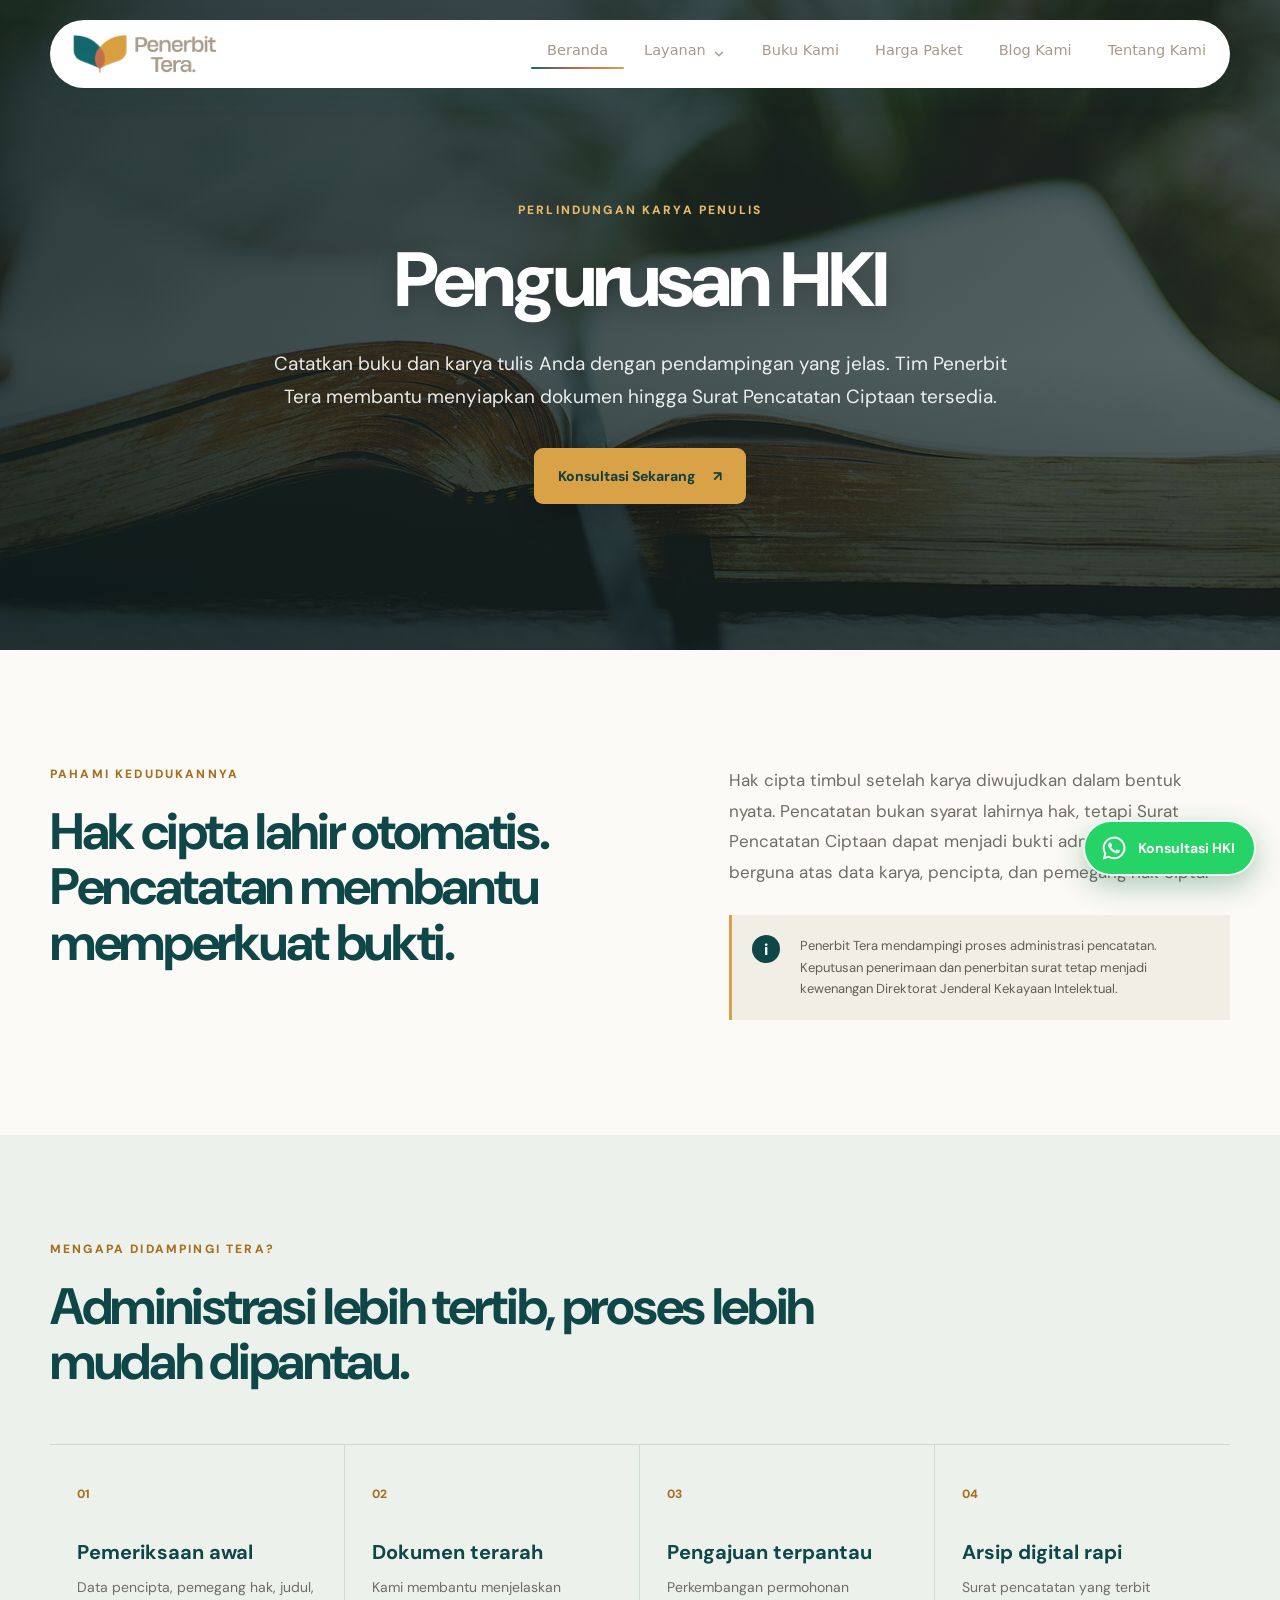
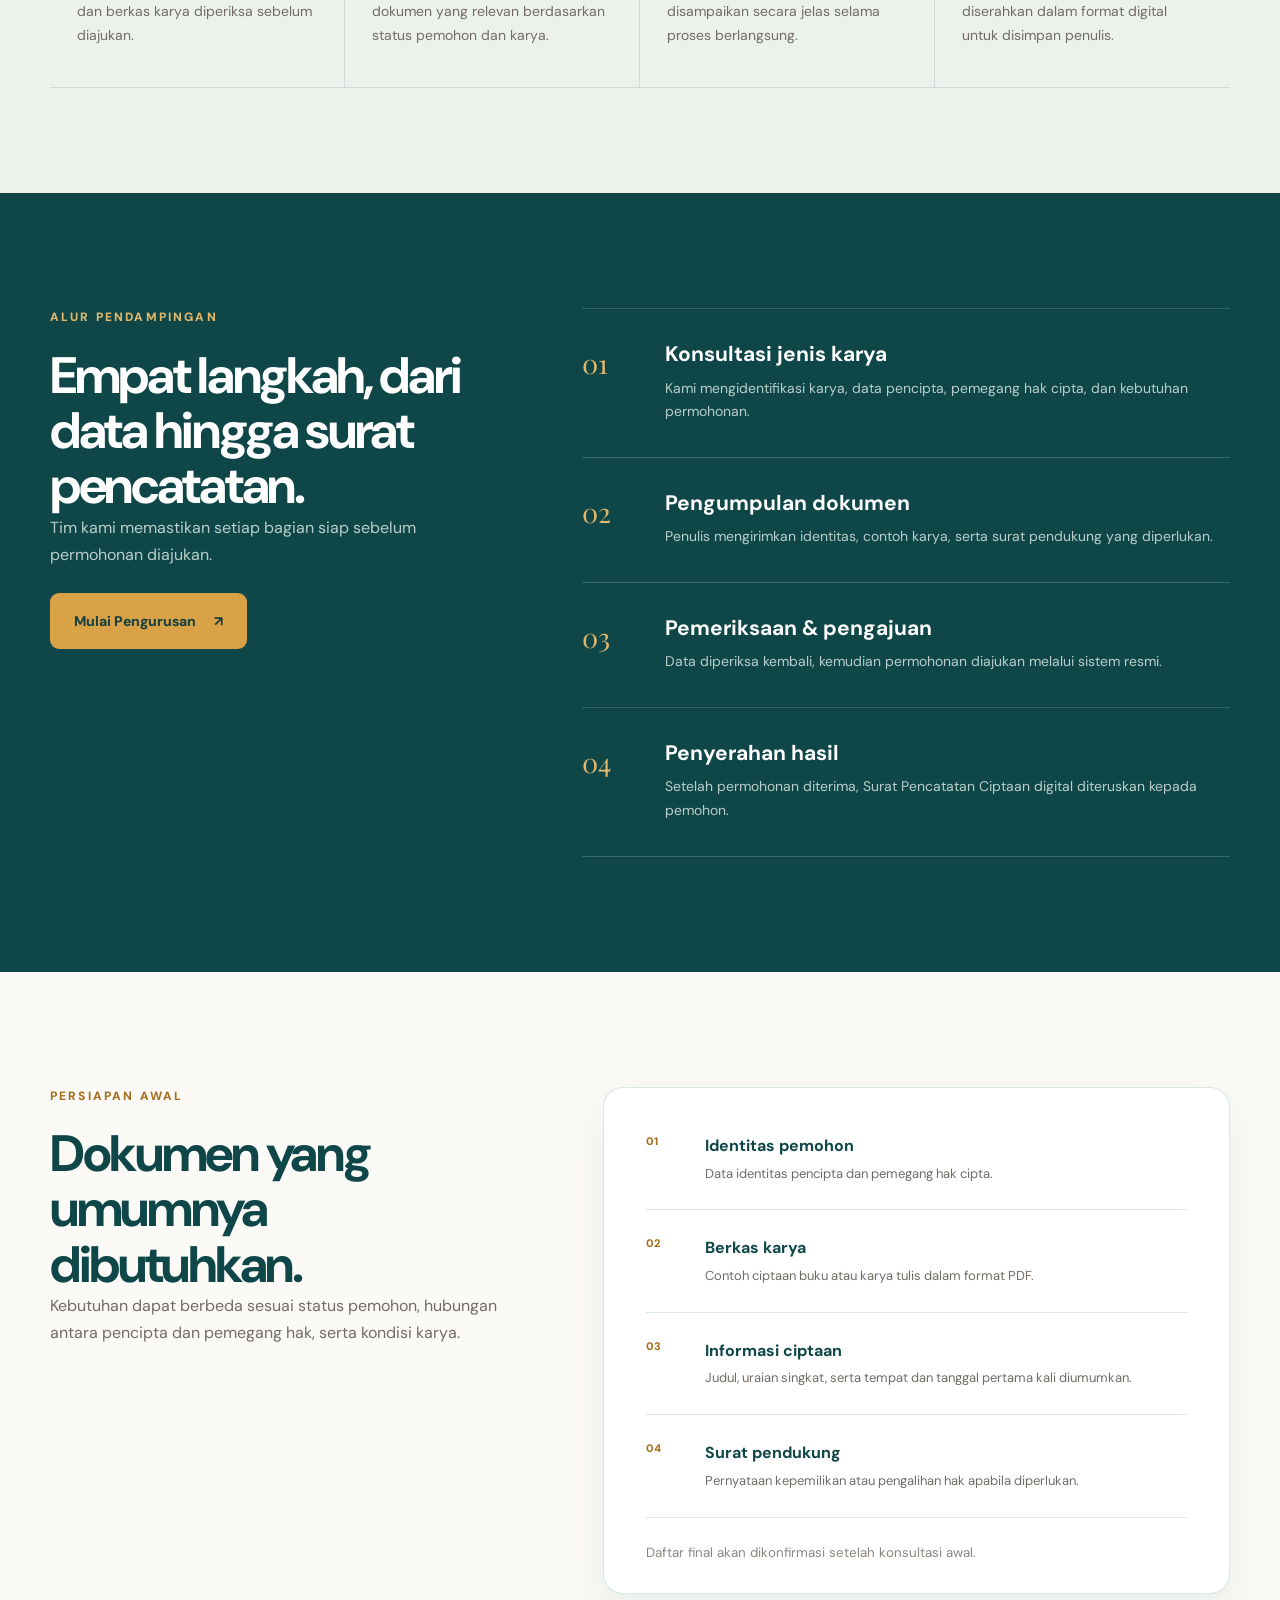
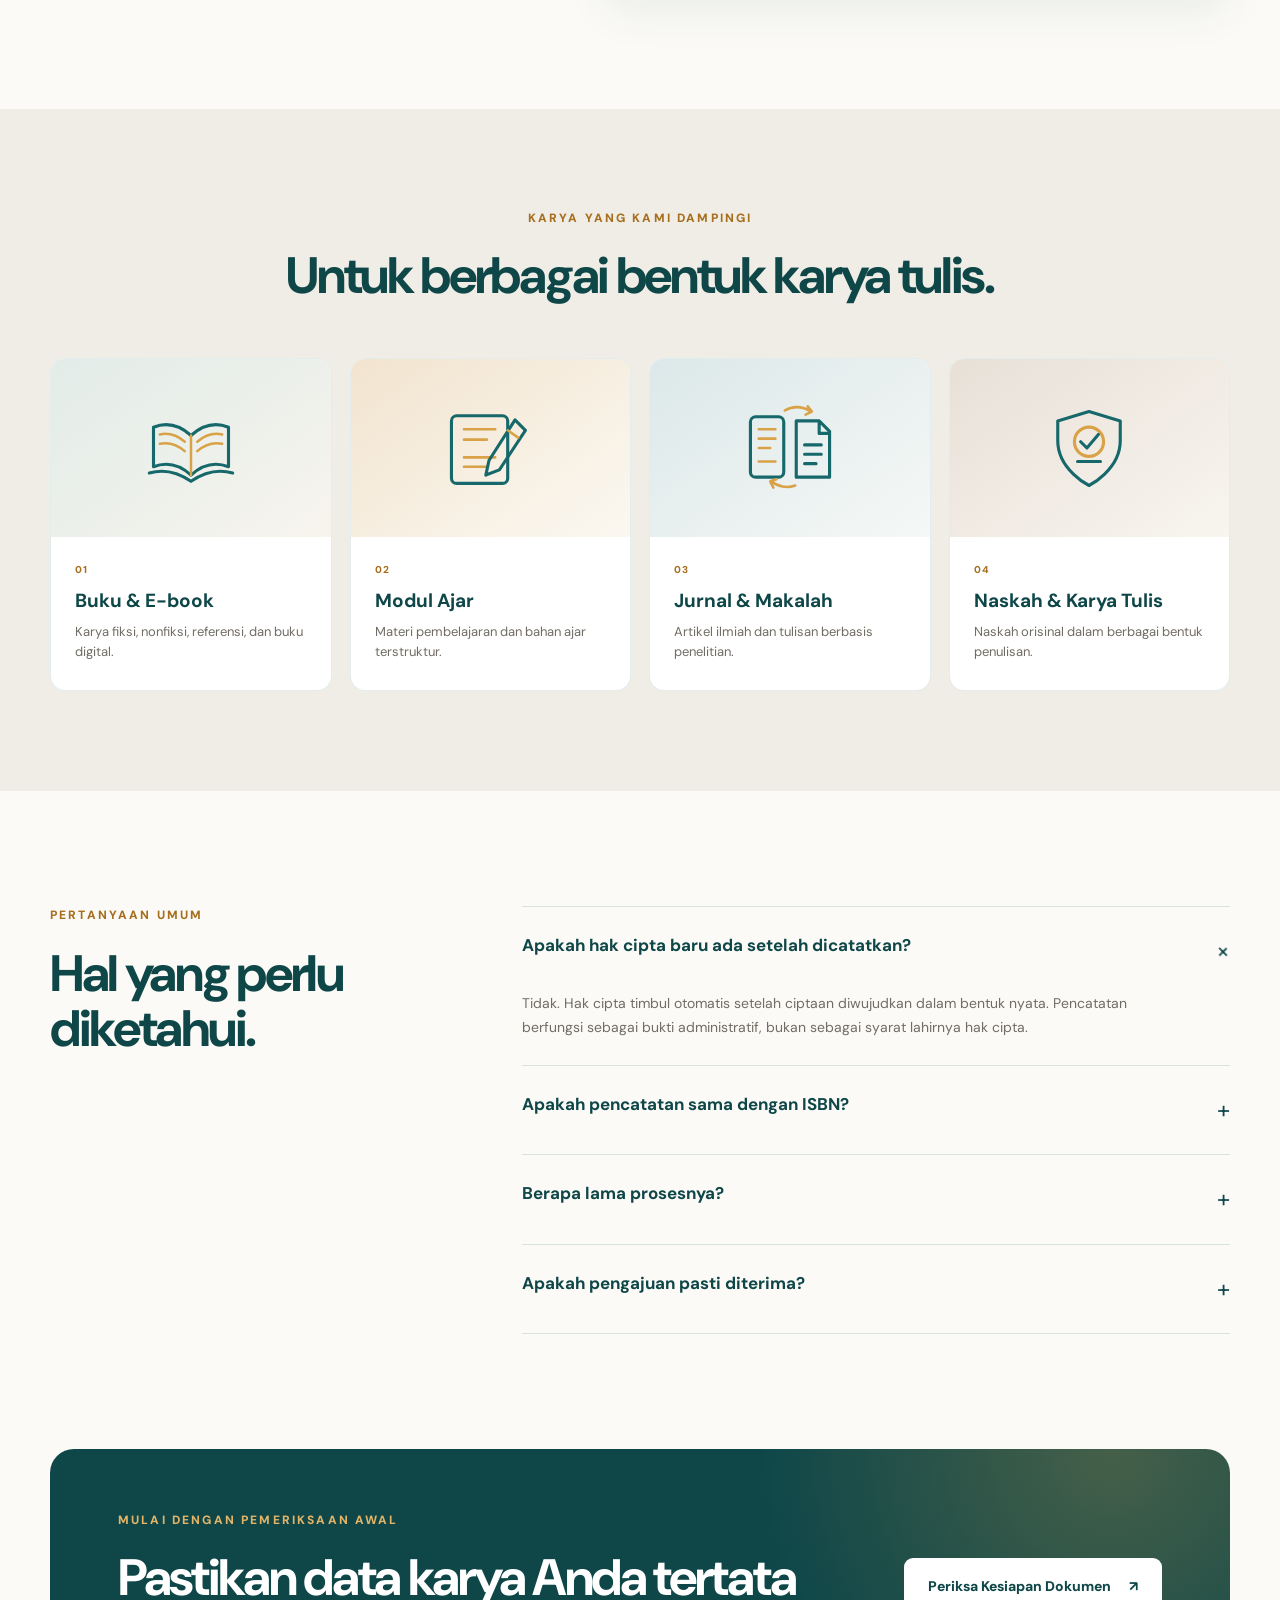
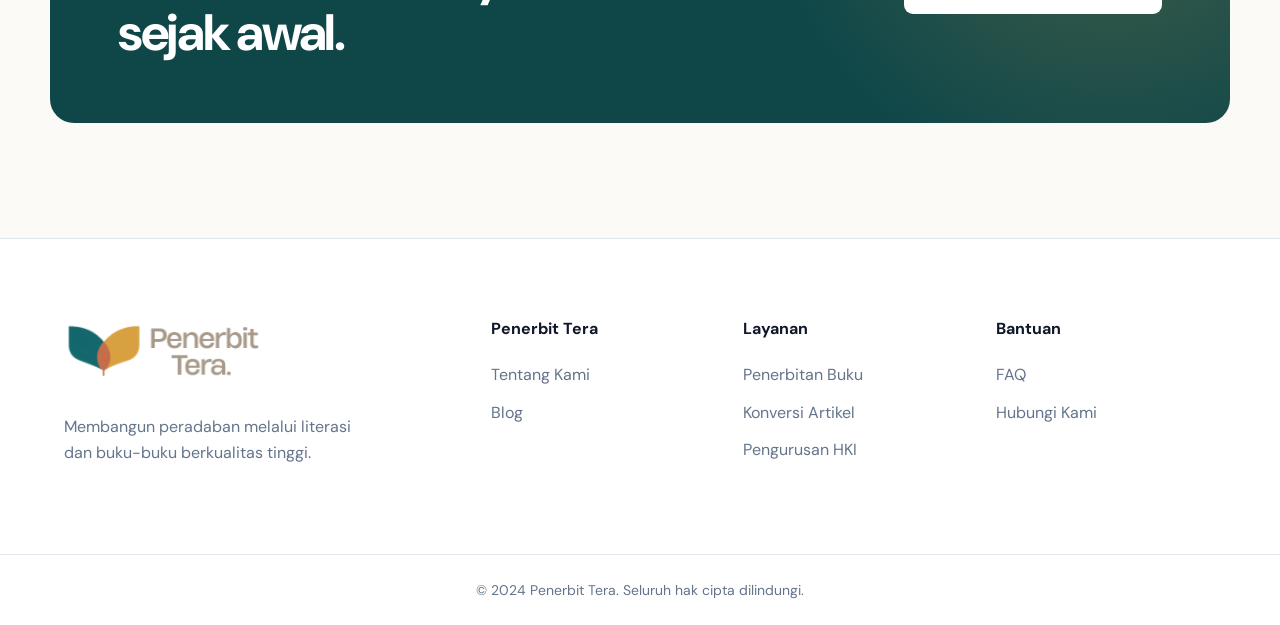
<file: layanan-pengurusan-hki.html>
<!DOCTYPE html>
<html lang="id">
<head>
    <meta charset="UTF-8">
    <meta name="viewport" content="width=device-width, initial-scale=1.0">
    <title>Pengurusan HKI Karya Tulis | Penerbit Tera</title>
    <meta name="description" content="Pendampingan pencatatan hak cipta buku dan karya tulis secara tertib, jelas, dan terpantau bersama Penerbit Tera.">
    <meta name="robots" content="index, follow, max-image-preview:large, max-snippet:-1, max-video-preview:-1"><meta name="author" content="Penerbit Tera"><meta name="theme-color" content="#0f4749">
    <meta property="og:locale" content="id_ID"><meta property="og:type" content="website"><meta property="og:site_name" content="Penerbit Tera"><meta property="og:title" content="Pengurusan HKI Karya Tulis | Penerbit Tera"><meta property="og:description" content="Pendampingan pencatatan hak cipta buku dan karya tulis secara tertib dan terpantau.">
    <meta name="twitter:card" content="summary"><meta name="twitter:title" content="Pengurusan HKI Karya Tulis | Penerbit Tera"><meta name="twitter:description" content="Pendampingan pengurusan HKI untuk buku dan karya tulis.">
    <script type="application/ld+json">{"@context":"https://schema.org","@type":"Service","name":"Pengurusan HKI Karya Tulis","description":"Pendampingan pencatatan hak cipta untuk buku dan karya tulis.","serviceType":"Pengurusan HKI","provider":{"@type":"Organization","name":"Penerbit Tera"},"areaServed":{"@type":"Country","name":"Indonesia"}}</script>
    <link rel="preconnect" href="https://fonts.googleapis.com">
    <link rel="preconnect" href="https://fonts.gstatic.com" crossorigin>
    <link href="https://fonts.googleapis.com/css2?family=DM+Sans:wght@400;500;600;700;800&family=Playfair+Display:ital,wght@0,600;1,600&display=swap" rel="stylesheet">
    <link rel="stylesheet" href="style.css">
    <link rel="stylesheet" href="layanan-pengurusan-hki.css">
</head>
<body>
    <header class="site-nav" id="siteNav">
        <div class="nav-pill" id="navPill">
            <a href="index.html" class="nav-logo" aria-label="Penerbit Tera - Beranda"><img src="Assets/Navbar Logo.svg" alt="Logo Penerbit Tera"></a>
            <nav class="nav-links" aria-label="Navigasi utama">
                <a href="index.html#beranda" class="nav-item"><span>Beranda</span></a>
                <div class="nav-item nav-dropdown">
                    <button class="nav-item-btn" type="button" aria-expanded="false" aria-controls="servicesDropdown"><span>Layanan</span><svg class="chev" width="14" height="14" viewBox="0 0 20 20" fill="none" aria-hidden="true"><path d="m5 7.5 5 5 5-5" stroke="currentColor" stroke-width="1.8" stroke-linecap="round" stroke-linejoin="round"/></svg></button>
                    <div class="dropdown-panel" id="servicesDropdown">
                        <a href="layanan-penerbitan-buku.html" class="dropdown-link"><span class="dd-title">Penerbitan Buku</span><span class="dd-desc">Dari pengajuan naskah hingga buku siap beredar.</span></a>
                        <a href="layanan-konversi-artikel.html" class="dropdown-link"><span class="dd-title">Konversi Artikel Menjadi Buku</span><span class="dd-desc">Mengembangkan karya ilmiah menjadi buku.</span></a>
                        <a href="layanan-pengurusan-hki.html" class="dropdown-link" aria-current="page"><span class="dd-title">Pengurusan HKI</span><span class="dd-desc">Pendampingan pencatatan dan perlindungan karya.</span></a>
                        <a href="layanan-desain-layout.html" class="dropdown-link"><span class="dd-title">Desain &amp; Layout</span><span class="dd-desc">Desain sampul dan tata letak siap cetak.</span></a>
                        <a href="layanan-terjemahan.html" class="dropdown-link"><span class="dd-title">Terjemahan</span><span class="dd-desc">Penerjemahan naskah lintas bahasa.</span></a>
                        <a href="layanan-distribusi-buku.html" class="dropdown-link"><span class="dd-title">Pemasaran &amp; Distribusi</span><span class="dd-desc">Memperluas jangkauan buku Anda.</span></a>
                    </div>
                </div>
                <a href="index.html#buku" class="nav-item"><span>Buku Kami</span></a><a href="harga-paket.html" class="nav-item"><span>Harga Paket</span></a><a href="index.html#blog" class="nav-item"><span>Blog Kami</span></a><a href="tentang-kami.html" class="nav-item"><span>Tentang Kami</span></a>
            </nav>
            <button class="nav-burger" id="navBurger" aria-label="Buka menu" aria-expanded="false" aria-controls="mobileMenu"><span></span><span></span><span></span></button>
        </div>
    </header>
    <div class="mobile-menu" id="mobileMenu">
        <a href="index.html#beranda" class="mobile-link">Beranda</a>
        <button class="mobile-group-toggle" type="button" data-group="mobileServices" aria-expanded="false"><span>Layanan</span><svg width="18" height="18" viewBox="0 0 20 20" fill="none" aria-hidden="true"><path d="m5 7.5 5 5 5-5" stroke="currentColor" stroke-width="1.8" stroke-linecap="round" stroke-linejoin="round"/></svg></button>
        <div class="mobile-submenu" id="mobileServices"><a href="layanan-penerbitan-buku.html">Penerbitan Buku</a><a href="layanan-konversi-artikel.html">Konversi Artikel Menjadi Buku</a><a href="layanan-pengurusan-hki.html" aria-current="page">Pengurusan HKI</a><a href="layanan-desain-layout.html">Desain &amp; Layout</a><a href="layanan-terjemahan.html">Terjemahan</a><a href="layanan-distribusi-buku.html">Pemasaran &amp; Distribusi</a></div>
        <a href="index.html#buku" class="mobile-link">Buku Kami</a><a href="harga-paket.html" class="mobile-link">Harga Paket</a><a href="index.html#blog" class="mobile-link">Blog Kami</a><a href="tentang-kami.html" class="mobile-link">Tentang Kami</a>
    </div>

    <main>
        <section class="hki-hero">
            <div class="hki-shell hki-hero__grid">
                <div class="hki-hero__copy">
                    <p class="hki-kicker">Perlindungan Karya Penulis</p>
                    <h1>Pengurusan HKI</h1>
                    <p>Catatkan buku dan karya tulis Anda dengan pendampingan yang jelas. Tim Penerbit Tera membantu menyiapkan dokumen hingga Surat Pencatatan Ciptaan tersedia.</p>
                    <div class="hki-actions"><a class="hki-button hki-button--primary" href="https://wa.me/6287890343450?text=Halo%20Penerbit%20Tera%2C%20saya%20ingin%20berkonsultasi%20tentang%20pencatatan%20hak%20cipta%20karya%20saya." target="_blank" rel="noopener noreferrer">Konsultasi Sekarang <span>↗</span></a></div>
                </div>
            </div>
        </section>

        <section class="hki-context" aria-labelledby="contextTitle">
            <div class="hki-shell hki-context__grid">
                <div><p class="section-kicker">Pahami kedudukannya</p><h2 id="contextTitle">Hak cipta lahir otomatis. Pencatatan membantu memperkuat bukti.</h2></div>
                <div class="hki-context__copy"><p>Hak cipta timbul setelah karya diwujudkan dalam bentuk nyata. Pencatatan bukan syarat lahirnya hak, tetapi Surat Pencatatan Ciptaan dapat menjadi bukti administratif yang berguna atas data karya, pencipta, dan pemegang hak cipta.</p><div class="fact-note"><span>i</span><p>Penerbit Tera mendampingi proses administrasi pencatatan. Keputusan penerimaan dan penerbitan surat tetap menjadi kewenangan Direktorat Jenderal Kekayaan Intelektual.</p></div></div>
            </div>
        </section>

        <section class="hki-benefits" aria-labelledby="benefitTitle">
            <div class="hki-shell">
                <header class="hki-heading"><p class="section-kicker">Mengapa didampingi Tera?</p><h2 id="benefitTitle">Administrasi lebih tertib, proses lebih mudah dipantau.</h2></header>
                <div class="benefit-grid">
                    <article><span>01</span><h3>Pemeriksaan awal</h3><p>Data pencipta, pemegang hak, judul, dan berkas karya diperiksa sebelum diajukan.</p></article>
                    <article><span>02</span><h3>Dokumen terarah</h3><p>Kami membantu menjelaskan dokumen yang relevan berdasarkan status pemohon dan karya.</p></article>
                    <article><span>03</span><h3>Pengajuan terpantau</h3><p>Perkembangan permohonan disampaikan secara jelas selama proses berlangsung.</p></article>
                    <article><span>04</span><h3>Arsip digital rapi</h3><p>Surat pencatatan yang terbit diserahkan dalam format digital untuk disimpan penulis.</p></article>
                </div>
            </div>
        </section>

        <section class="hki-flow" id="alur" aria-labelledby="flowTitle">
            <div class="hki-shell hki-flow__grid">
                <div class="flow-intro"><p class="section-kicker">Alur pendampingan</p><h2 id="flowTitle">Empat langkah, dari data hingga surat pencatatan.</h2><p>Tim kami memastikan setiap bagian siap sebelum permohonan diajukan.</p><a class="hki-button hki-button--gold" href="https://wa.me/6287890343450?text=Halo%20Penerbit%20Tera%2C%20saya%20ingin%20memulai%20pengurusan%20hak%20cipta." target="_blank" rel="noopener noreferrer">Mulai Pengurusan <span>↗</span></a></div>
                <div class="flow-steps-hki">
                    <article><span>01</span><div><h3>Konsultasi jenis karya</h3><p>Kami mengidentifikasi karya, data pencipta, pemegang hak cipta, dan kebutuhan permohonan.</p></div></article>
                    <article><span>02</span><div><h3>Pengumpulan dokumen</h3><p>Penulis mengirimkan identitas, contoh karya, serta surat pendukung yang diperlukan.</p></div></article>
                    <article><span>03</span><div><h3>Pemeriksaan &amp; pengajuan</h3><p>Data diperiksa kembali, kemudian permohonan diajukan melalui sistem resmi.</p></div></article>
                    <article><span>04</span><div><h3>Penyerahan hasil</h3><p>Setelah permohonan diterima, Surat Pencatatan Ciptaan digital diteruskan kepada pemohon.</p></div></article>
                </div>
            </div>
        </section>

        <section class="document-section" aria-labelledby="documentTitle">
            <div class="hki-shell document-grid">
                <div class="document-copy"><p class="section-kicker">Persiapan awal</p><h2 id="documentTitle">Dokumen yang umumnya dibutuhkan.</h2><p>Kebutuhan dapat berbeda sesuai status pemohon, hubungan antara pencipta dan pemegang hak, serta kondisi karya.</p></div>
                <div class="document-card"><ul><li><span>01</span><div><strong>Identitas pemohon</strong><p>Data identitas pencipta dan pemegang hak cipta.</p></div></li><li><span>02</span><div><strong>Berkas karya</strong><p>Contoh ciptaan buku atau karya tulis dalam format PDF.</p></div></li><li><span>03</span><div><strong>Informasi ciptaan</strong><p>Judul, uraian singkat, serta tempat dan tanggal pertama kali diumumkan.</p></div></li><li><span>04</span><div><strong>Surat pendukung</strong><p>Pernyataan kepemilikan atau pengalihan hak apabila diperlukan.</p></div></li></ul><small>Daftar final akan dikonfirmasi setelah konsultasi awal.</small></div>
            </div>
        </section>

        <section class="eligible-section" aria-labelledby="eligibleTitle">
            <div class="hki-shell"><header class="hki-heading hki-heading--center"><p class="section-kicker">Karya yang kami dampingi</p><h2 id="eligibleTitle">Untuk berbagai bentuk karya tulis.</h2></header><div class="eligible-grid"><article><div class="eligible-visual eligible-visual--book"><img src="Assets/service-publishing.svg" alt="Ilustrasi buku terbuka"></div><div class="eligible-copy"><span>01</span><h3>Buku &amp; E-book</h3><p>Karya fiksi, nonfiksi, referensi, dan buku digital.</p></div></article><article><div class="eligible-visual eligible-visual--module"><img src="Assets/service-design.svg" alt="Ilustrasi dokumen modul"></div><div class="eligible-copy"><span>02</span><h3>Modul Ajar</h3><p>Materi pembelajaran dan bahan ajar terstruktur.</p></div></article><article><div class="eligible-visual eligible-visual--journal"><img src="Assets/service-journal-book.svg" alt="Ilustrasi jurnal dan makalah"></div><div class="eligible-copy"><span>03</span><h3>Jurnal &amp; Makalah</h3><p>Artikel ilmiah dan tulisan berbasis penelitian.</p></div></article><article><div class="eligible-visual eligible-visual--manuscript"><img src="Assets/service-hki.svg" alt="Ilustrasi naskah karya tulis"></div><div class="eligible-copy"><span>04</span><h3>Naskah &amp; Karya Tulis</h3><p>Naskah orisinal dalam berbagai bentuk penulisan.</p></div></article></div></div>
        </section>

        <section class="hki-faq" aria-labelledby="faqTitle">
            <div class="hki-shell faq-layout"><div><p class="section-kicker">Pertanyaan umum</p><h2 id="faqTitle">Hal yang perlu diketahui.</h2></div><div class="faq-list"><details open><summary>Apakah hak cipta baru ada setelah dicatatkan?<span>+</span></summary><p>Tidak. Hak cipta timbul otomatis setelah ciptaan diwujudkan dalam bentuk nyata. Pencatatan berfungsi sebagai bukti administratif, bukan sebagai syarat lahirnya hak cipta.</p></details><details><summary>Apakah pencatatan sama dengan ISBN?<span>+</span></summary><p>Berbeda. ISBN adalah identitas publikasi buku, sedangkan pencatatan hak cipta berkaitan dengan data ciptaan, pencipta, dan pemegang hak cipta.</p></details><details><summary>Berapa lama prosesnya?<span>+</span></summary><p>Durasi dapat dipengaruhi kelengkapan dokumen, verifikasi sistem, dan kebijakan instansi. Estimasi akan dijelaskan setelah berkas diperiksa.</p></details><details><summary>Apakah pengajuan pasti diterima?<span>+</span></summary><p>Kami membantu memastikan kesiapan administrasi, tetapi hasil verifikasi dan keputusan akhir tetap berada pada kewenangan DJKI.</p></details></div></div>
        </section>

        <section class="hki-final"><div class="hki-shell hki-final__box"><div><p class="section-kicker">Mulai dengan pemeriksaan awal</p><h2>Pastikan data karya Anda tertata sejak awal.</h2></div><a class="hki-button hki-button--light" href="https://wa.me/6287890343450?text=Halo%20Penerbit%20Tera%2C%20saya%20ingin%20memeriksa%20kesiapan%20dokumen%20HKI%20saya." target="_blank" rel="noopener noreferrer">Periksa Kesiapan Dokumen <span>↗</span></a></div></section>
    </main>

    <footer><div class="container footer-content"><div class="footer-brand"><a href="index.html" class="footer-logo" aria-label="Penerbit Tera - kembali ke beranda"><img src="Assets/Navbar Logo.svg" alt="Penerbit Tera"></a><p>Membangun peradaban melalui literasi dan buku-buku berkualitas tinggi.</p></div><div class="footer-links"><div class="link-group"><h4>Penerbit Tera</h4><a href="index.html#tentang">Tentang Kami</a><a href="index.html#blog">Blog</a></div><div class="link-group"><h4>Layanan</h4><a href="index.html#layanan">Penerbitan Buku</a><a href="layanan-konversi-artikel.html">Konversi Artikel</a><a href="layanan-pengurusan-hki.html">Pengurusan HKI</a></div><div class="link-group"><h4>Bantuan</h4><a href="#faqTitle">FAQ</a><a href="https://wa.me/6287890343450" target="_blank" rel="noopener noreferrer">Hubungi Kami</a></div></div></div><div class="footer-bottom"><p>&copy; 2024 Penerbit Tera. Seluruh hak cipta dilindungi.</p></div></footer>
    <a class="whatsapp-float" href="https://wa.me/6287890343450?text=Halo%20Penerbit%20Tera%2C%20saya%20ingin%20berkonsultasi%20tentang%20pengurusan%20HKI." target="_blank" rel="noopener noreferrer" aria-label="Konsultasi pengurusan HKI melalui WhatsApp"><svg class="whatsapp-float__icon" viewBox="0 0 32 32" aria-hidden="true"><path fill="currentColor" d="M16.04 3A12.89 12.89 0 0 0 4.9 22.38L3.08 29l6.78-1.78A12.94 12.94 0 1 0 16.04 3Zm0 23.68a10.7 10.7 0 0 1-5.46-1.5l-.39-.23-4.02 1.06 1.07-3.92-.25-.4a10.72 10.72 0 1 1 9.05 4.99Zm5.88-8.03c-.32-.16-1.91-.94-2.21-1.05-.3-.11-.51-.16-.73.16-.21.32-.83 1.05-1.02 1.27-.19.21-.38.24-.7.08-.33-.16-1.37-.5-2.61-1.61a9.8 9.8 0 0 1-1.81-2.25c-.19-.32-.02-.5.14-.66.15-.14.33-.37.49-.56.16-.19.21-.32.32-.54.11-.21.06-.4-.03-.56-.08-.16-.73-1.75-1-2.4-.26-.63-.53-.55-.73-.56h-.62c-.22 0-.57.08-.87.4-.3.32-1.13 1.1-1.13 2.69s1.16 3.12 1.32 3.34c.16.21 2.28 3.48 5.52 4.88.77.33 1.37.53 1.84.68.77.25 1.47.21 2.03.13.62-.09 1.91-.78 2.18-1.53.27-.76.27-1.42.19-1.55-.08-.14-.3-.22-.62-.38Z"/></svg><span class="whatsapp-float__label">Konsultasi HKI</span></a>
    <script src="script.js"></script>
</body>
</html>
</file>
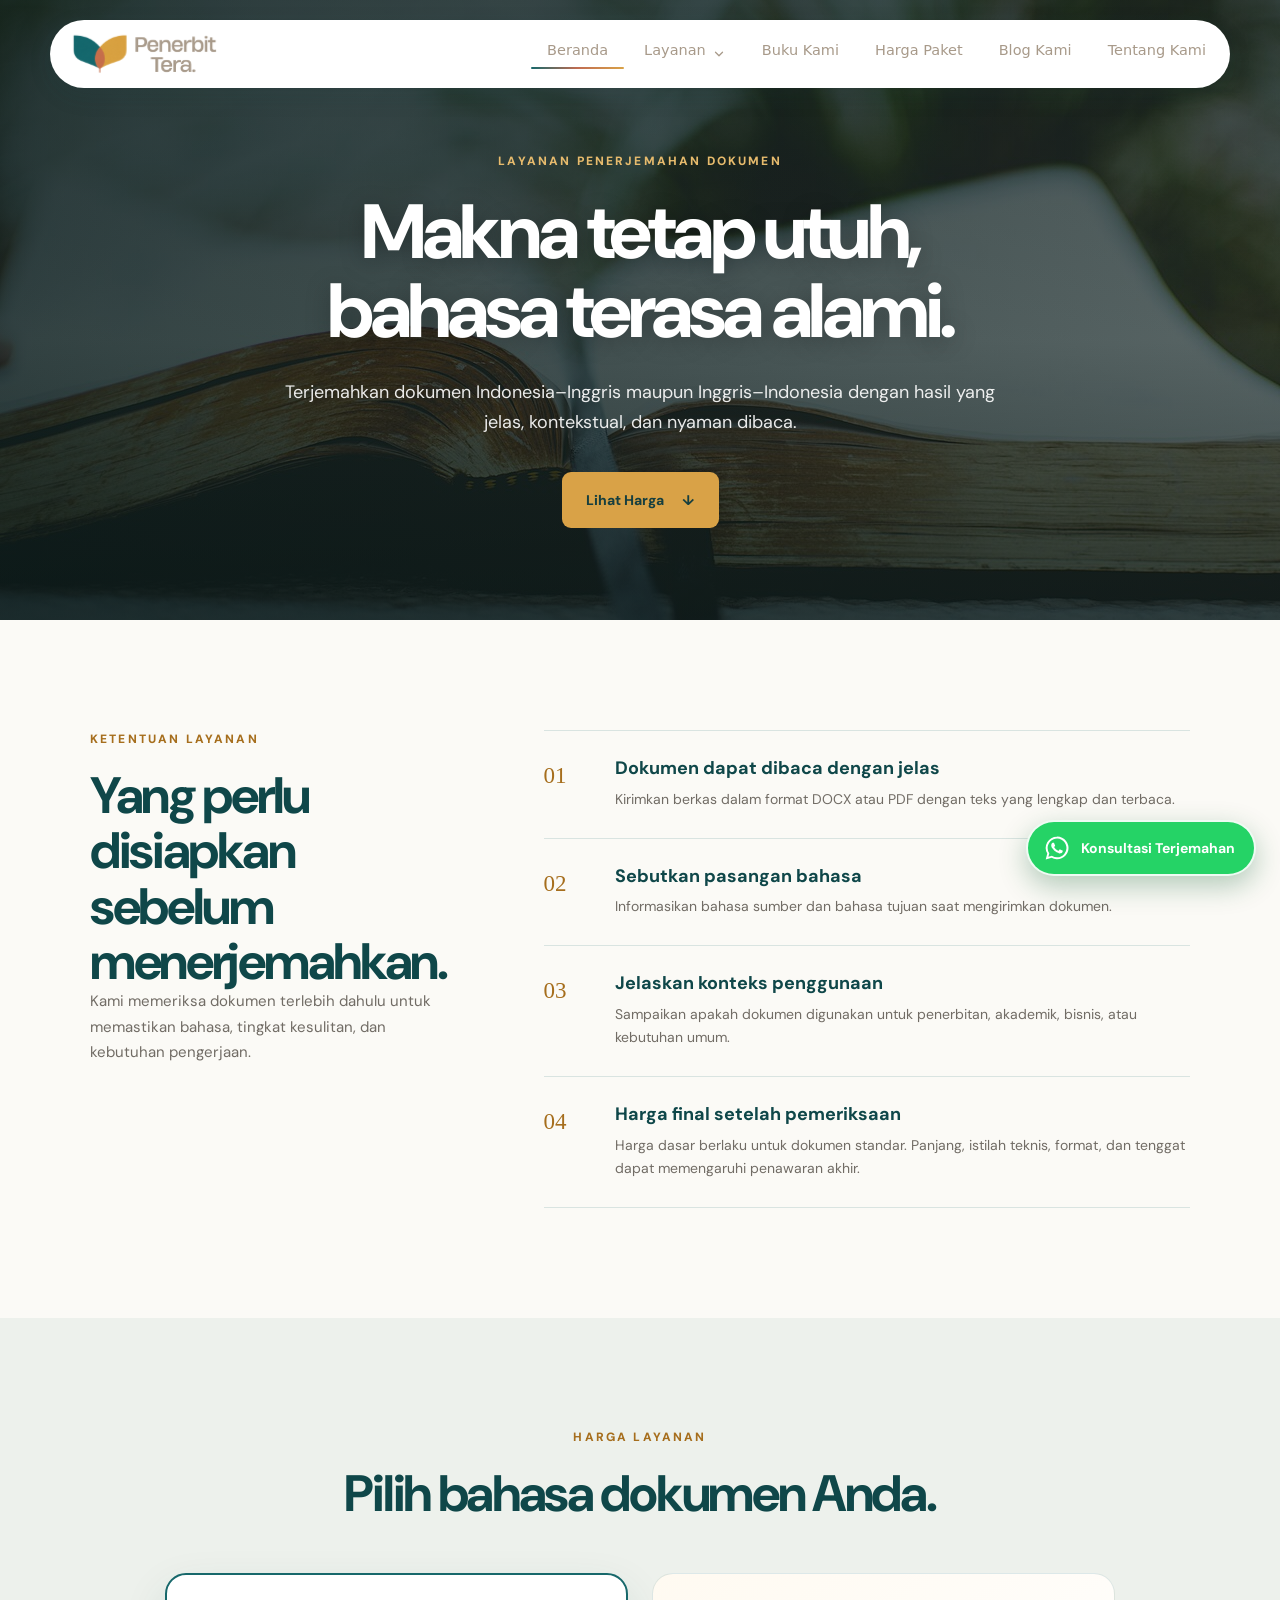
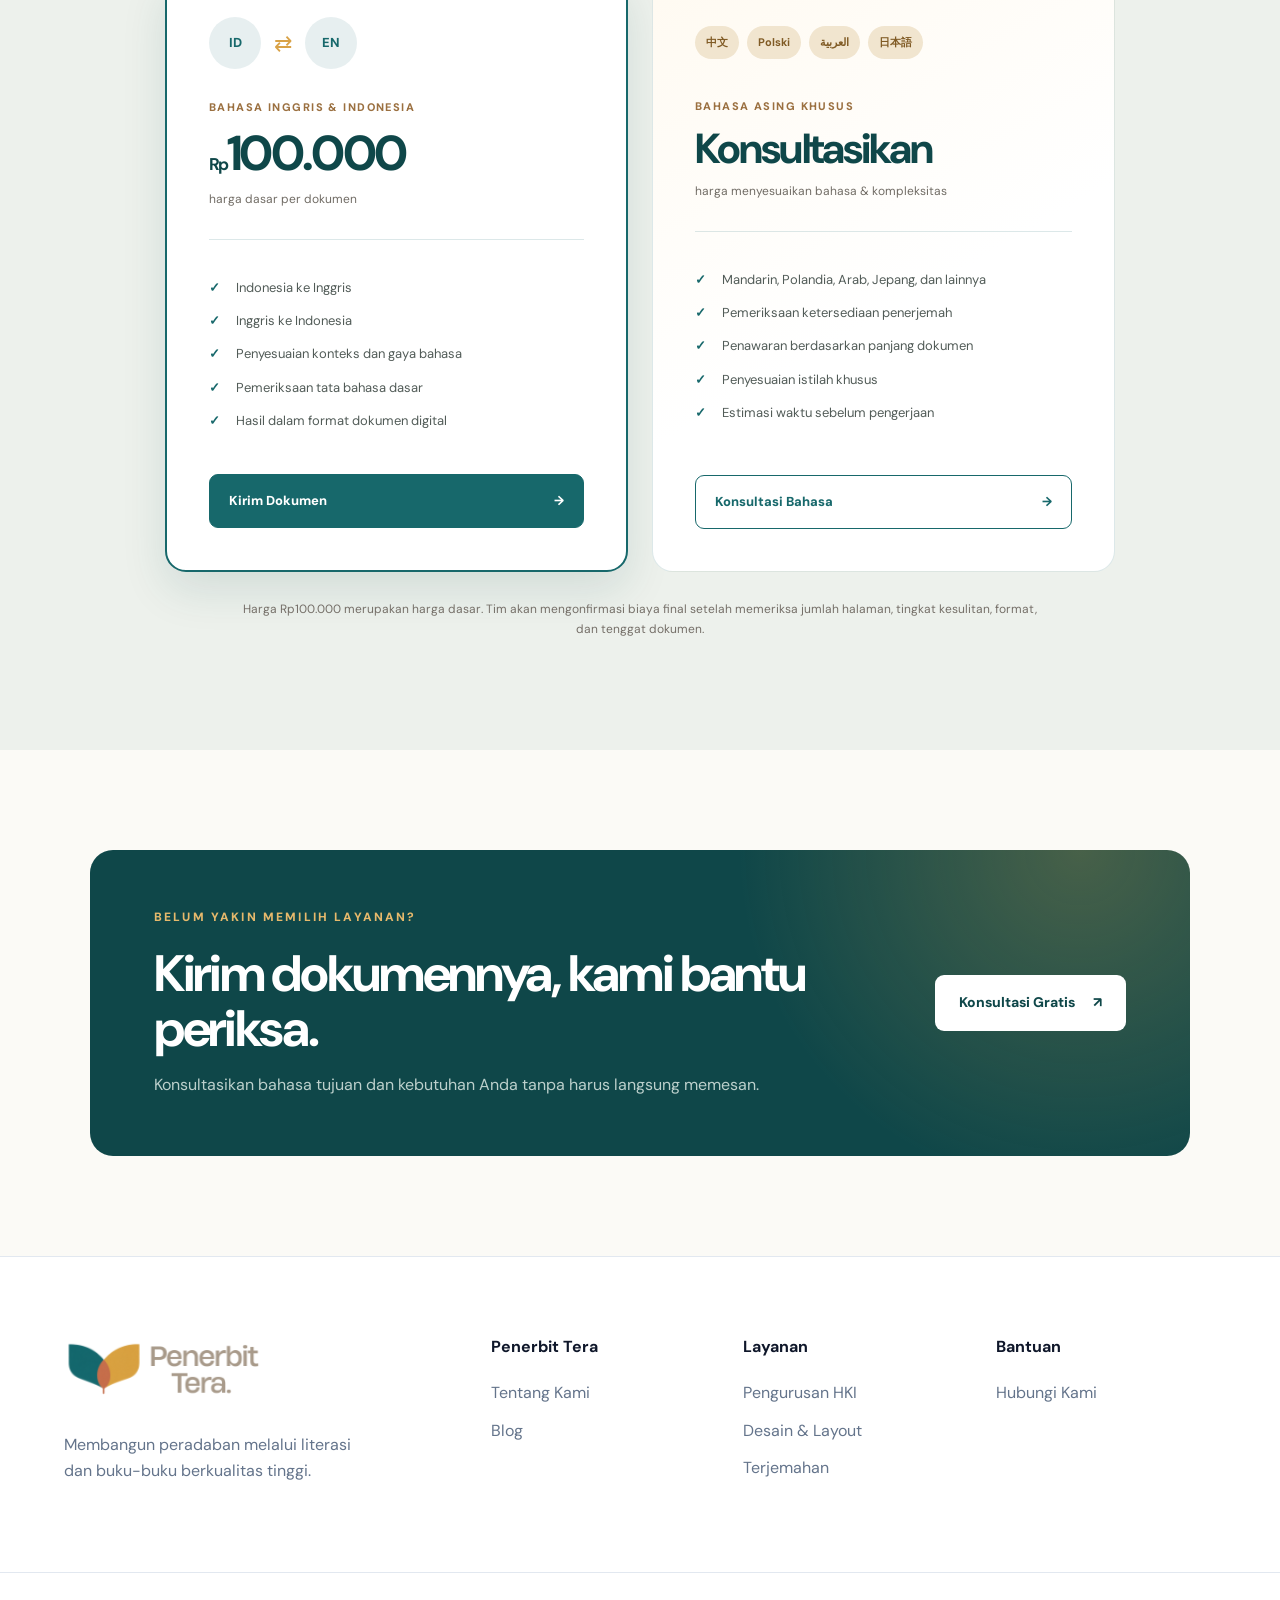
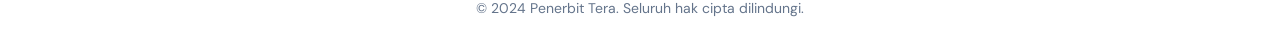
<file: layanan-terjemahan.html>
<!DOCTYPE html>
<html lang="id">
<head>
    <meta charset="UTF-8">
    <meta name="viewport" content="width=device-width, initial-scale=1.0">
    <title>Layanan Penerjemahan Dokumen | Penerbit Tera</title>
    <meta name="description" content="Layanan penerjemahan dokumen Inggris–Indonesia dan Indonesia–Inggris mulai Rp100.000. Bahasa khusus tersedia melalui konsultasi.">
    <meta name="robots" content="index, follow, max-image-preview:large, max-snippet:-1, max-video-preview:-1"><meta name="author" content="Penerbit Tera"><meta name="theme-color" content="#0f4749">
    <meta property="og:locale" content="id_ID"><meta property="og:type" content="website"><meta property="og:site_name" content="Penerbit Tera"><meta property="og:title" content="Layanan Penerjemahan Dokumen | Penerbit Tera"><meta property="og:description" content="Penerjemahan dokumen Inggris–Indonesia dan Indonesia–Inggris secara profesional.">
    <meta name="twitter:card" content="summary"><meta name="twitter:title" content="Layanan Penerjemahan Dokumen | Penerbit Tera"><meta name="twitter:description" content="Layanan penerjemahan dokumen dan naskah lintas bahasa.">
    <script type="application/ld+json">{"@context":"https://schema.org","@type":"Service","name":"Layanan Penerjemahan Dokumen","description":"Penerjemahan dokumen Inggris–Indonesia, Indonesia–Inggris, dan bahasa khusus melalui konsultasi.","serviceType":"Penerjemahan dokumen","provider":{"@type":"Organization","name":"Penerbit Tera"},"areaServed":{"@type":"Country","name":"Indonesia"}}</script>
    <link rel="preconnect" href="https://fonts.googleapis.com">
    <link rel="preconnect" href="https://fonts.gstatic.com" crossorigin>
    <link href="https://fonts.googleapis.com/css2?family=DM+Sans:wght@400;500;600;700;800&display=swap" rel="stylesheet">
    <link rel="stylesheet" href="style.css">
    <link rel="stylesheet" href="layanan-terjemahan.css">
</head>
<body>
    <header class="site-nav" id="siteNav"><div class="nav-pill" id="navPill"><a href="index.html" class="nav-logo" aria-label="Penerbit Tera - Beranda"><img src="Assets/Navbar Logo.svg" alt="Logo Penerbit Tera"></a><nav class="nav-links" aria-label="Navigasi utama"><a href="index.html#beranda" class="nav-item"><span>Beranda</span></a><div class="nav-item nav-dropdown"><button class="nav-item-btn" type="button" aria-expanded="false" aria-controls="servicesDropdown"><span>Layanan</span><svg class="chev" width="14" height="14" viewBox="0 0 20 20" fill="none" aria-hidden="true"><path d="m5 7.5 5 5 5-5" stroke="currentColor" stroke-width="1.8" stroke-linecap="round" stroke-linejoin="round"/></svg></button><div class="dropdown-panel" id="servicesDropdown"><a href="layanan-penerbitan-buku.html" class="dropdown-link"><span class="dd-title">Penerbitan Buku</span><span class="dd-desc">Dari pengajuan naskah hingga buku siap beredar.</span></a><a href="layanan-konversi-artikel.html" class="dropdown-link"><span class="dd-title">Konversi Artikel Menjadi Buku</span><span class="dd-desc">Mengembangkan karya ilmiah menjadi buku.</span></a><a href="layanan-pengurusan-hki.html" class="dropdown-link"><span class="dd-title">Pengurusan HKI</span><span class="dd-desc">Pendampingan pencatatan dan perlindungan karya.</span></a><a href="layanan-desain-layout.html" class="dropdown-link"><span class="dd-title">Desain &amp; Layout</span><span class="dd-desc">Desain sampul dan tata letak siap cetak.</span></a><a href="layanan-terjemahan.html" class="dropdown-link" aria-current="page"><span class="dd-title">Terjemahan</span><span class="dd-desc">Penerjemahan naskah lintas bahasa.</span></a><a href="layanan-distribusi-buku.html" class="dropdown-link"><span class="dd-title">Pemasaran &amp; Distribusi</span><span class="dd-desc">Memperluas jangkauan buku Anda.</span></a></div></div><a href="index.html#buku" class="nav-item"><span>Buku Kami</span></a><a href="harga-paket.html" class="nav-item"><span>Harga Paket</span></a><a href="index.html#blog" class="nav-item"><span>Blog Kami</span></a><a href="index.html#tentang" class="nav-item"><span>Tentang Kami</span></a></nav><button class="nav-burger" id="navBurger" aria-label="Buka menu" aria-expanded="false" aria-controls="mobileMenu"><span></span><span></span><span></span></button></div></header>
    <div class="mobile-menu" id="mobileMenu"><a href="index.html#beranda" class="mobile-link">Beranda</a><button class="mobile-group-toggle" type="button" data-group="mobileServices" aria-expanded="false"><span>Layanan</span><svg width="18" height="18" viewBox="0 0 20 20" fill="none" aria-hidden="true"><path d="m5 7.5 5 5 5-5" stroke="currentColor" stroke-width="1.8" stroke-linecap="round" stroke-linejoin="round"/></svg></button><div class="mobile-submenu" id="mobileServices"><a href="layanan-penerbitan-buku.html">Penerbitan Buku</a><a href="layanan-konversi-artikel.html">Konversi Artikel Menjadi Buku</a><a href="layanan-pengurusan-hki.html">Pengurusan HKI</a><a href="layanan-desain-layout.html">Desain &amp; Layout</a><a href="layanan-terjemahan.html" aria-current="page">Terjemahan</a><a href="layanan-distribusi-buku.html">Pemasaran &amp; Distribusi</a></div><a href="index.html#buku" class="mobile-link">Buku Kami</a><a href="harga-paket.html" class="mobile-link">Harga Paket</a><a href="index.html#blog" class="mobile-link">Blog Kami</a><a href="index.html#tentang" class="mobile-link">Tentang Kami</a></div>

    <main>
        <section class="translation-hero"><div class="translation-shell translation-hero__content"><p class="translation-kicker">Layanan Penerjemahan Dokumen</p><h1>Makna tetap utuh,<br>bahasa terasa alami.</h1><p>Terjemahkan dokumen Indonesia–Inggris maupun Inggris–Indonesia dengan hasil yang jelas, kontekstual, dan nyaman dibaca.</p><a class="translation-button translation-button--gold" href="#harga-terjemahan">Lihat Harga <span>↓</span></a></div></section>

        <section class="translation-terms" aria-labelledby="termsTitle"><div class="translation-shell terms-layout"><div><p class="section-kicker">Ketentuan layanan</p><h2 id="termsTitle">Yang perlu disiapkan sebelum menerjemahkan.</h2><p class="terms-intro">Kami memeriksa dokumen terlebih dahulu untuk memastikan bahasa, tingkat kesulitan, dan kebutuhan pengerjaan.</p></div><div class="terms-list"><article><span>01</span><div><h3>Dokumen dapat dibaca dengan jelas</h3><p>Kirimkan berkas dalam format DOCX atau PDF dengan teks yang lengkap dan terbaca.</p></div></article><article><span>02</span><div><h3>Sebutkan pasangan bahasa</h3><p>Informasikan bahasa sumber dan bahasa tujuan saat mengirimkan dokumen.</p></div></article><article><span>03</span><div><h3>Jelaskan konteks penggunaan</h3><p>Sampaikan apakah dokumen digunakan untuk penerbitan, akademik, bisnis, atau kebutuhan umum.</p></div></article><article><span>04</span><div><h3>Harga final setelah pemeriksaan</h3><p>Harga dasar berlaku untuk dokumen standar. Panjang, istilah teknis, format, dan tenggat dapat memengaruhi penawaran akhir.</p></div></article></div></div></section>

        <section class="translation-pricing" id="harga-terjemahan" aria-labelledby="priceTitle"><div class="translation-shell"><header class="translation-heading"><p class="section-kicker">Harga layanan</p><h2 id="priceTitle">Pilih bahasa dokumen Anda.</h2></header><div class="translation-price-grid">
            <article class="translation-card translation-card--standard"><div class="language-pair"><span>ID</span><i>⇄</i><span>EN</span></div><p class="card-label">Bahasa Inggris &amp; Indonesia</p><h3><small>Rp</small>100.000</h3><em>harga dasar per dokumen</em><ul><li>Indonesia ke Inggris</li><li>Inggris ke Indonesia</li><li>Penyesuaian konteks dan gaya bahasa</li><li>Pemeriksaan tata bahasa dasar</li><li>Hasil dalam format dokumen digital</li></ul><a href="https://wa.me/6287890343450?text=Halo%20Penerbit%20Tera%2C%20saya%20ingin%20menerjemahkan%20dokumen%20Inggris-Indonesia%20atau%20Indonesia-Inggris%20dengan%20harga%20dasar%20Rp100.000." target="_blank" rel="noopener noreferrer">Kirim Dokumen <span>→</span></a></article>
            <article class="translation-card translation-card--special"><div class="language-cloud"><span>中文</span><span>Polski</span><span>العربية</span><span>日本語</span></div><p class="card-label">Bahasa Asing Khusus</p><h3>Konsultasikan</h3><em>harga menyesuaikan bahasa &amp; kompleksitas</em><ul><li>Mandarin, Polandia, Arab, Jepang, dan lainnya</li><li>Pemeriksaan ketersediaan penerjemah</li><li>Penawaran berdasarkan panjang dokumen</li><li>Penyesuaian istilah khusus</li><li>Estimasi waktu sebelum pengerjaan</li></ul><a href="https://wa.me/6287890343450?text=Halo%20Penerbit%20Tera%2C%20saya%20ingin%20berkonsultasi%20untuk%20penerjemahan%20bahasa%20asing%20khusus." target="_blank" rel="noopener noreferrer">Konsultasi Bahasa <span>→</span></a></article>
        </div><p class="price-note">Harga Rp100.000 merupakan harga dasar. Tim akan mengonfirmasi biaya final setelah memeriksa jumlah halaman, tingkat kesulitan, format, dan tenggat dokumen.</p></div></section>

        <section class="translation-cta"><div class="translation-shell translation-cta__box"><div><p class="section-kicker">Belum yakin memilih layanan?</p><h2>Kirim dokumennya, kami bantu periksa.</h2><p>Konsultasikan bahasa tujuan dan kebutuhan Anda tanpa harus langsung memesan.</p></div><a class="translation-button translation-button--light" href="https://wa.me/6287890343450?text=Halo%20Penerbit%20Tera%2C%20saya%20ingin%20berkonsultasi%20mengenai%20penerjemahan%20dokumen." target="_blank" rel="noopener noreferrer">Konsultasi Gratis <span>↗</span></a></div></section>
    </main>

    <footer><div class="container footer-content"><div class="footer-brand"><a href="index.html" class="footer-logo" aria-label="Penerbit Tera - kembali ke beranda"><img src="Assets/Navbar Logo.svg" alt="Penerbit Tera"></a><p>Membangun peradaban melalui literasi dan buku-buku berkualitas tinggi.</p></div><div class="footer-links"><div class="link-group"><h4>Penerbit Tera</h4><a href="index.html#tentang">Tentang Kami</a><a href="index.html#blog">Blog</a></div><div class="link-group"><h4>Layanan</h4><a href="layanan-pengurusan-hki.html">Pengurusan HKI</a><a href="layanan-desain-layout.html">Desain &amp; Layout</a><a href="layanan-terjemahan.html">Terjemahan</a></div><div class="link-group"><h4>Bantuan</h4><a href="https://wa.me/6287890343450" target="_blank" rel="noopener noreferrer">Hubungi Kami</a></div></div></div><div class="footer-bottom"><p>&copy; 2024 Penerbit Tera. Seluruh hak cipta dilindungi.</p></div></footer>
    <a class="whatsapp-float" href="https://wa.me/6287890343450?text=Halo%20Penerbit%20Tera%2C%20saya%20ingin%20berkonsultasi%20mengenai%20penerjemahan%20dokumen." target="_blank" rel="noopener noreferrer" aria-label="Konsultasi penerjemahan melalui WhatsApp"><svg class="whatsapp-float__icon" viewBox="0 0 32 32" aria-hidden="true"><path fill="currentColor" d="M16.04 3A12.89 12.89 0 0 0 4.9 22.38L3.08 29l6.78-1.78A12.94 12.94 0 1 0 16.04 3Zm0 23.68a10.7 10.7 0 0 1-5.46-1.5l-.39-.23-4.02 1.06 1.07-3.92-.25-.4a10.72 10.72 0 1 1 9.05 4.99Zm5.88-8.03c-.32-.16-1.91-.94-2.21-1.05-.3-.11-.51-.16-.73.16-.21.32-.83 1.05-1.02 1.27-.19.21-.38.24-.7.08-.33-.16-1.37-.5-2.61-1.61a9.8 9.8 0 0 1-1.81-2.25c-.19-.32-.02-.5.14-.66.15-.14.33-.37.49-.56.16-.19.21-.32.32-.54.11-.21.06-.4-.03-.56-.08-.16-.73-1.75-1-2.4-.26-.63-.53-.55-.73-.56h-.62c-.22 0-.57.08-.87.4-.3.32-1.13 1.1-1.13 2.69s1.16 3.12 1.32 3.34c.16.21 2.28 3.48 5.52 4.88.77.33 1.37.53 1.84.68.77.25 1.47.21 2.03.13.62-.09 1.91-.78 2.18-1.53.27-.76.27-1.42.19-1.55-.08-.14-.3-.22-.62-.38Z"/></svg><span class="whatsapp-float__label">Konsultasi Terjemahan</span></a><script src="script.js"></script>
</body>
</html>
</file>
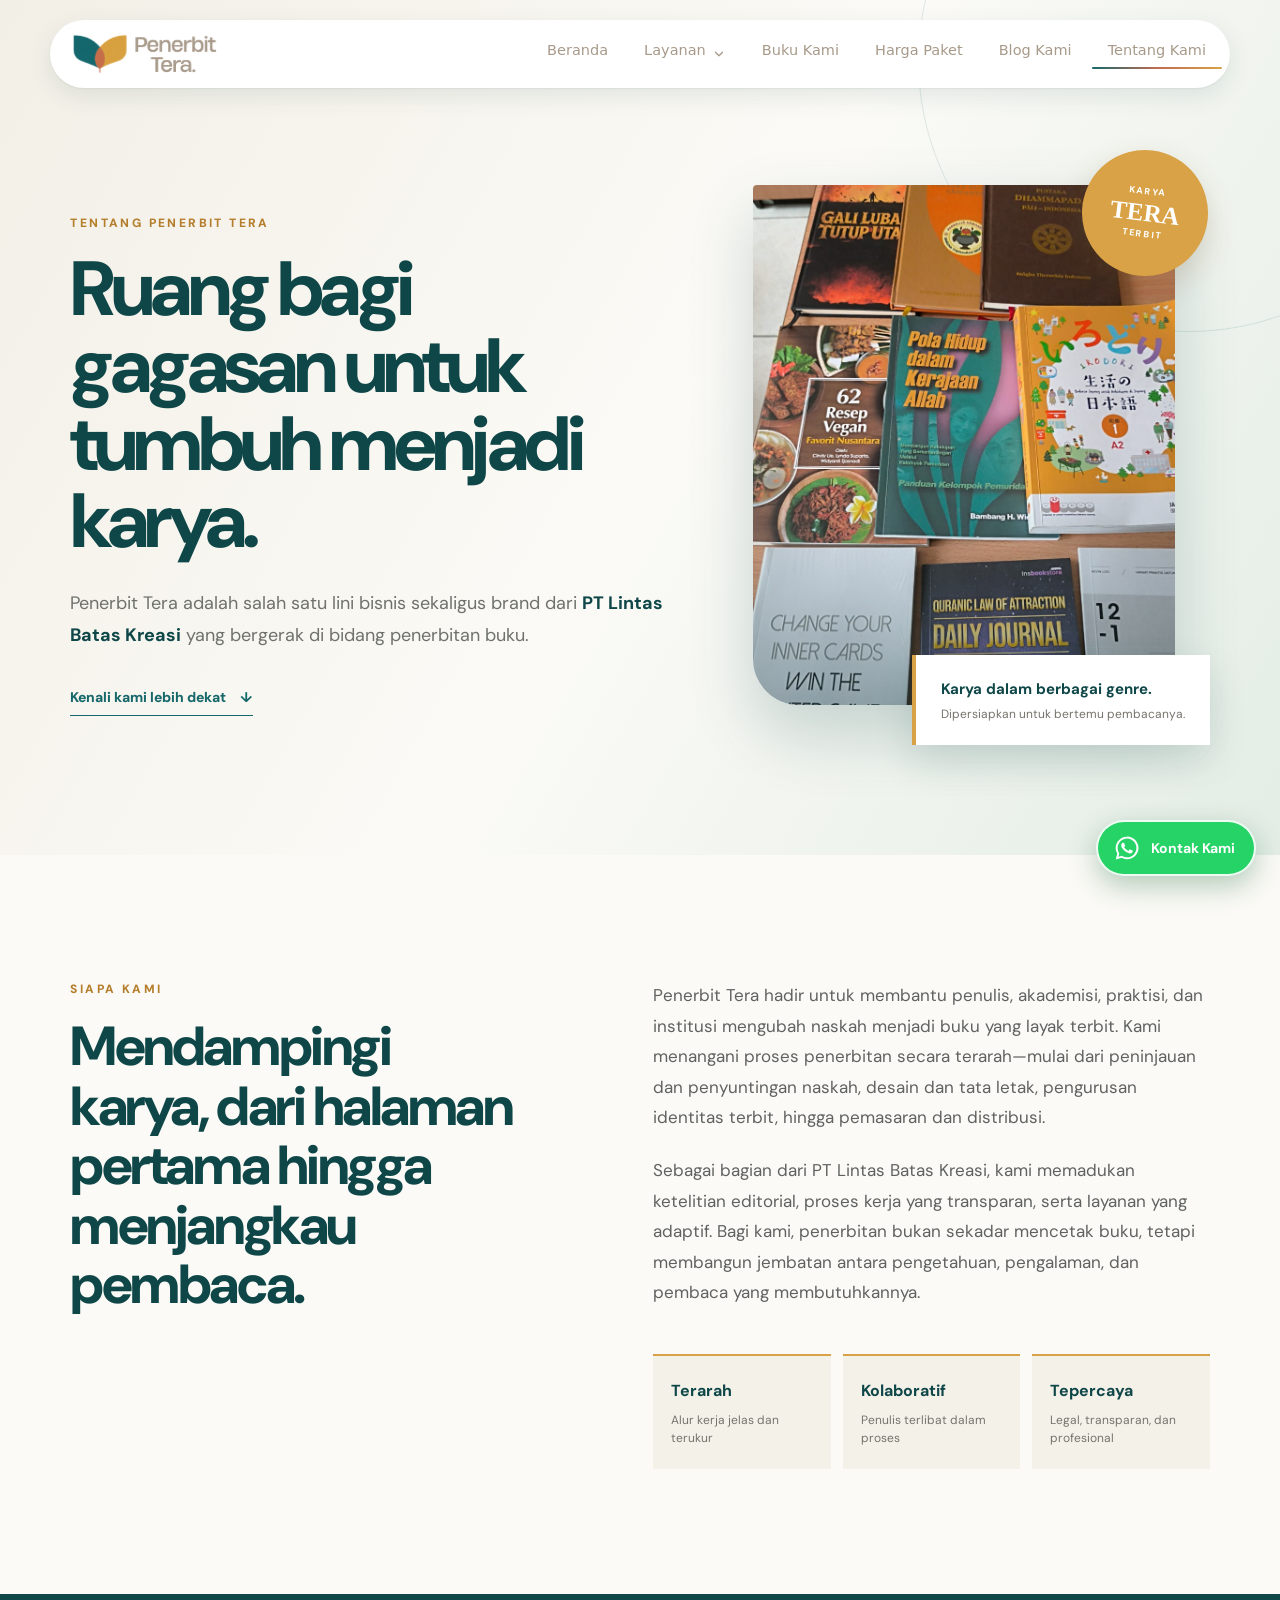
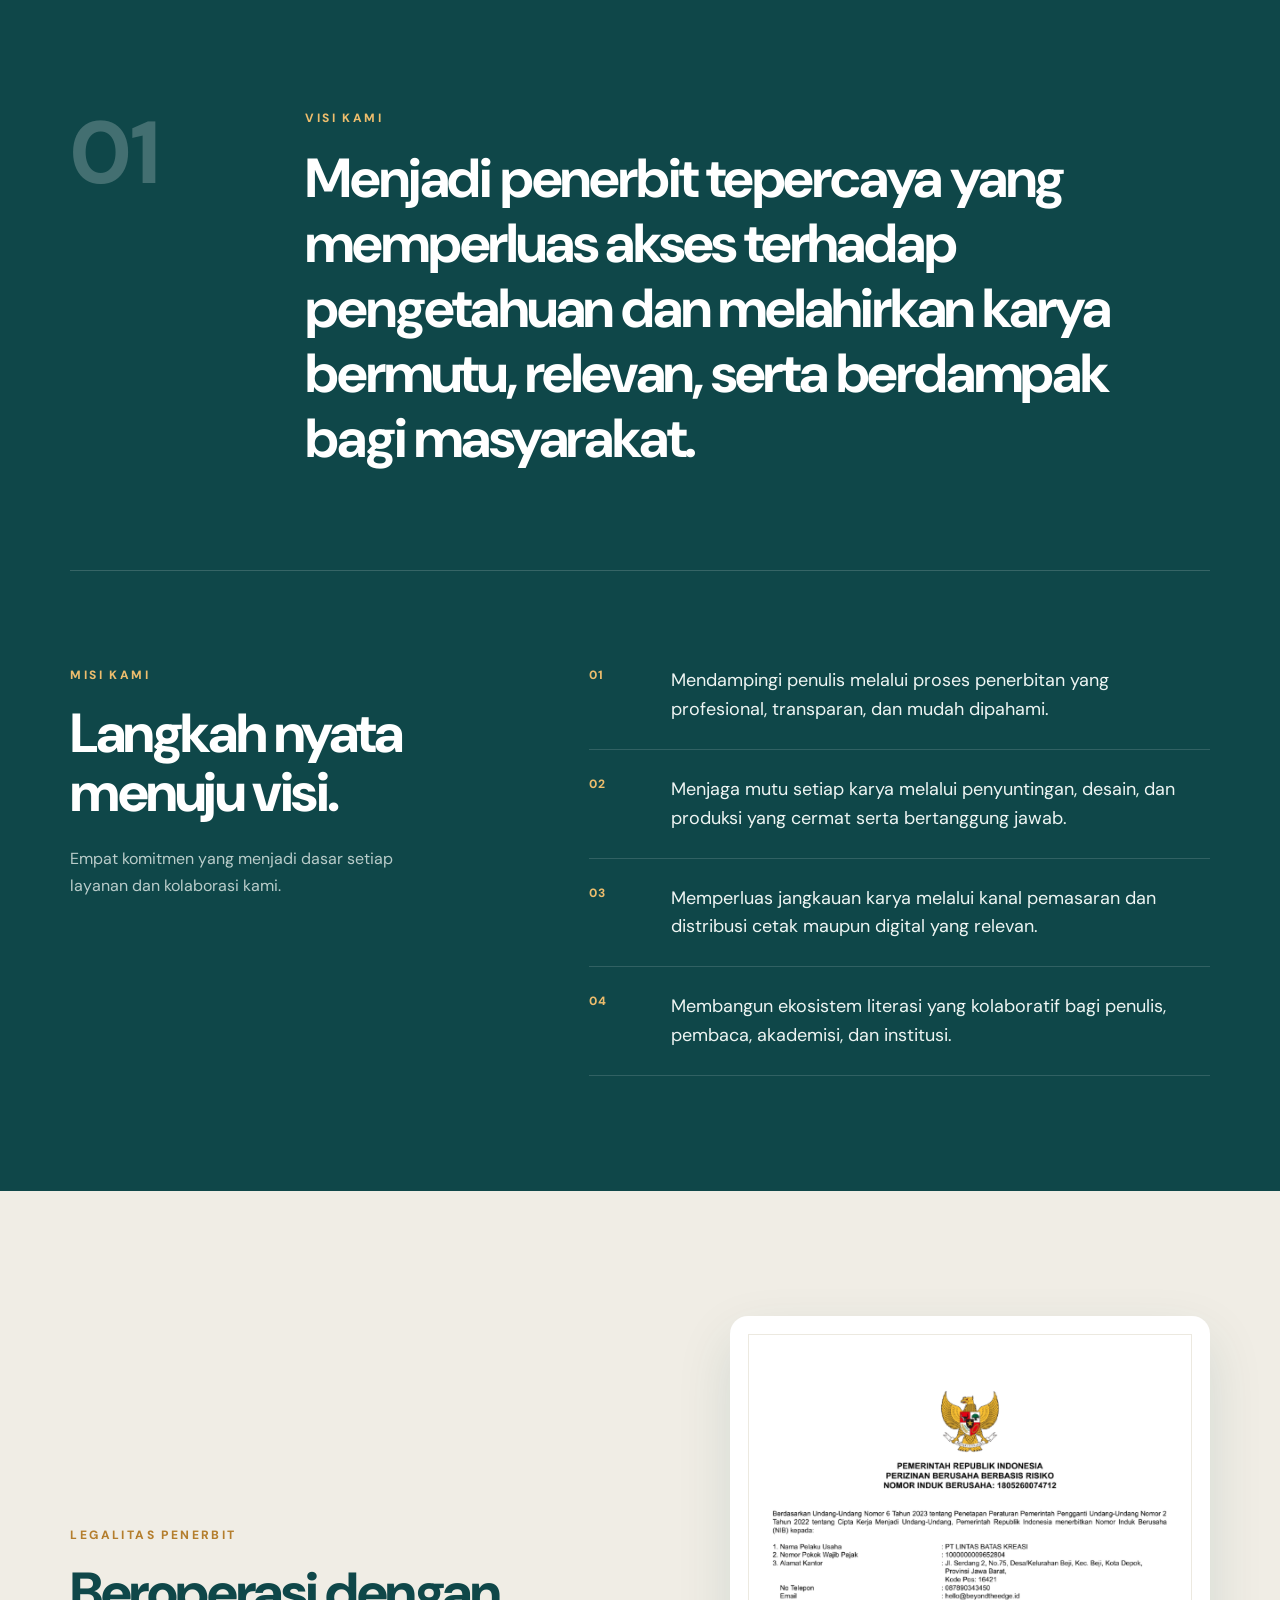
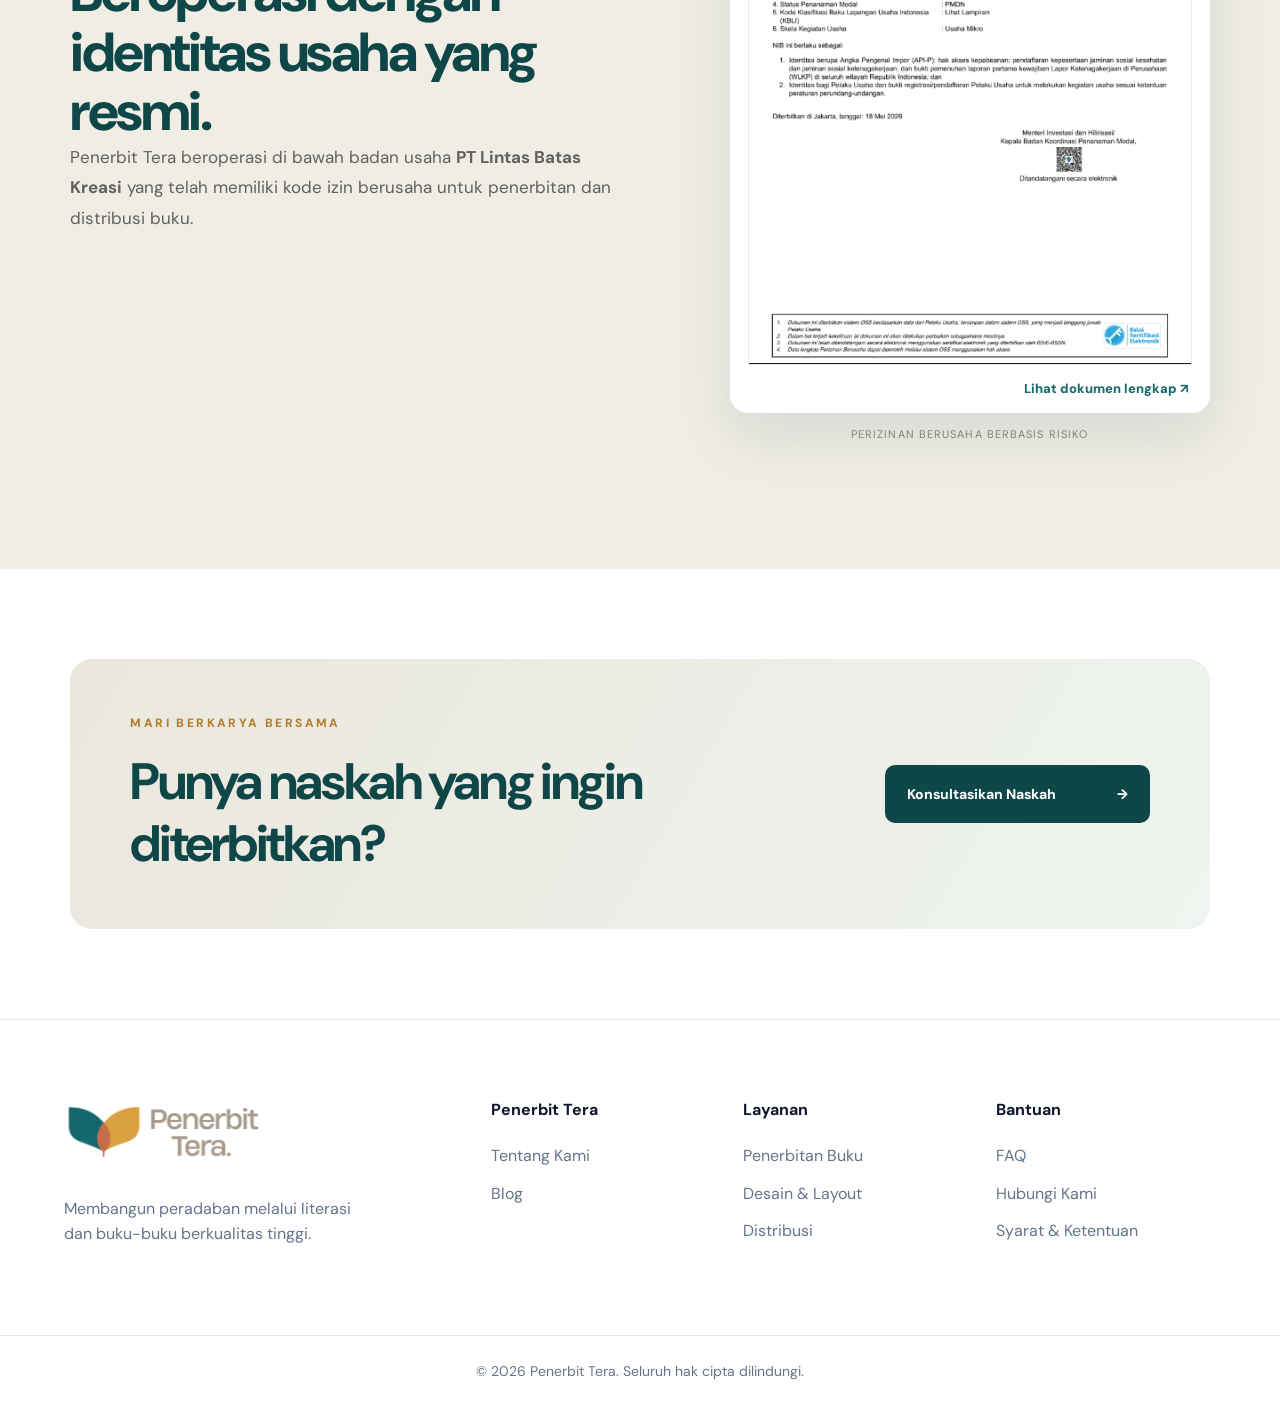
<file: tentang-kami.html>
<!DOCTYPE html>
<html lang="id">
<head>
    <meta charset="UTF-8">
    <meta name="viewport" content="width=device-width, initial-scale=1.0">
    <title>Tentang Kami | Penerbit Tera</title>
    <meta name="description" content="Kenali Penerbit Tera, visi, misi, dan legalitas penerbit di bawah PT Lintas Batas Kreasi.">
    <meta name="robots" content="index, follow, max-image-preview:large, max-snippet:-1, max-video-preview:-1">
    <meta name="author" content="Penerbit Tera">
    <meta name="theme-color" content="#0f4749">
    <meta property="og:locale" content="id_ID"><meta property="og:type" content="website"><meta property="og:site_name" content="Penerbit Tera">
    <meta property="og:title" content="Tentang Kami | Penerbit Tera"><meta property="og:description" content="Kenali Penerbit Tera, visi, misi, dan legalitas penerbit di bawah PT Lintas Batas Kreasi.">
    <meta name="twitter:card" content="summary"><meta name="twitter:title" content="Tentang Kami | Penerbit Tera"><meta name="twitter:description" content="Kenali visi, misi, dan legalitas Penerbit Tera.">
    <script type="application/ld+json">{"@context":"https://schema.org","@type":"AboutPage","name":"Tentang Penerbit Tera","description":"Profil, visi, misi, dan legalitas Penerbit Tera di bawah PT Lintas Batas Kreasi.","inLanguage":"id-ID","about":{"@type":"Organization","name":"Penerbit Tera","legalName":"PT Lintas Batas Kreasi"}}</script>
    <link rel="preconnect" href="https://fonts.googleapis.com">
    <link rel="preconnect" href="https://fonts.gstatic.com" crossorigin>
    <link href="https://fonts.googleapis.com/css2?family=DM+Sans:wght@400;500;600;700;800&display=swap" rel="stylesheet">
    <link rel="stylesheet" href="style.css">
    <link rel="stylesheet" href="tentang-kami.css">
</head>
<body>
    <header class="site-nav" id="siteNav">
        <div class="nav-pill" id="navPill">
            <a href="index.html" class="nav-logo" aria-label="Penerbit Tera - Beranda"><img src="Assets/Navbar Logo.svg" alt="Logo Penerbit Tera"></a>
            <nav class="nav-links" aria-label="Navigasi utama">
                <a href="index.html#beranda" class="nav-item"><span>Beranda</span></a>
                <div class="nav-item nav-dropdown">
                    <button class="nav-item-btn" type="button" aria-expanded="false" aria-controls="servicesDropdown"><span>Layanan</span><svg class="chev" width="14" height="14" viewBox="0 0 20 20" fill="none" aria-hidden="true"><path d="m5 7.5 5 5 5-5" stroke="currentColor" stroke-width="1.8" stroke-linecap="round" stroke-linejoin="round"/></svg></button>
                    <div class="dropdown-panel" id="servicesDropdown">
                        <a href="layanan-penerbitan-buku.html" class="dropdown-link"><span class="dd-title">Penerbitan Buku</span><span class="dd-desc">Dari pengajuan naskah hingga buku siap beredar.</span></a>
                        <a href="layanan-konversi-artikel.html" class="dropdown-link"><span class="dd-title">Konversi Artikel Menjadi Buku</span><span class="dd-desc">Mengembangkan karya ilmiah menjadi buku.</span></a>
                        <a href="layanan-pengurusan-hki.html" class="dropdown-link"><span class="dd-title">Pengurusan HKI</span><span class="dd-desc">Pendampingan pencatatan dan perlindungan karya.</span></a>
                        <a href="layanan-desain-layout.html" class="dropdown-link"><span class="dd-title">Desain &amp; Layout</span><span class="dd-desc">Desain sampul dan tata letak siap cetak.</span></a>
                        <a href="layanan-terjemahan.html" class="dropdown-link"><span class="dd-title">Terjemahan</span><span class="dd-desc">Penerjemahan naskah lintas bahasa.</span></a>
                        <a href="layanan-distribusi-buku.html" class="dropdown-link"><span class="dd-title">Pemasaran &amp; Distribusi</span><span class="dd-desc">Memperluas jangkauan buku Anda.</span></a>
                    </div>
                </div>
                <a href="buku-kami.html" class="nav-item"><span>Buku Kami</span></a>
                <a href="harga-paket.html" class="nav-item"><span>Harga Paket</span></a>
                <a href="index.html#blog" class="nav-item"><span>Blog Kami</span></a>
                <a href="tentang-kami.html" class="nav-item nav-about-active" aria-current="page"><span>Tentang Kami</span></a>
            </nav>
            <button class="nav-burger" id="navBurger" aria-label="Buka menu" aria-expanded="false" aria-controls="mobileMenu"><span></span><span></span><span></span></button>
        </div>
    </header>

    <div class="mobile-menu" id="mobileMenu">
        <a href="index.html#beranda" class="mobile-link">Beranda</a>
        <button class="mobile-group-toggle" type="button" data-group="mobileServices" aria-expanded="false"><span>Layanan</span><svg width="18" height="18" viewBox="0 0 20 20" fill="none" aria-hidden="true"><path d="m5 7.5 5 5 5-5" stroke="currentColor" stroke-width="1.8" stroke-linecap="round" stroke-linejoin="round"/></svg></button>
        <div class="mobile-submenu" id="mobileServices">
            <a href="layanan-penerbitan-buku.html">Penerbitan Buku</a><a href="layanan-konversi-artikel.html">Konversi Artikel Menjadi Buku</a><a href="layanan-pengurusan-hki.html">Pengurusan HKI</a><a href="layanan-desain-layout.html">Desain &amp; Layout</a><a href="layanan-terjemahan.html">Terjemahan</a><a href="layanan-distribusi-buku.html">Pemasaran &amp; Distribusi</a>
        </div>
        <a href="buku-kami.html" class="mobile-link">Buku Kami</a><a href="harga-paket.html" class="mobile-link">Harga Paket</a><a href="index.html#blog" class="mobile-link">Blog Kami</a><a href="tentang-kami.html" class="mobile-link" aria-current="page">Tentang Kami</a>
    </div>

    <main>
        <section class="about-hero">
            <div class="about-shell about-hero__grid">
                <div class="about-hero__copy">
                    <p class="eyebrow">Tentang Penerbit Tera</p>
                    <h1>Ruang bagi gagasan untuk tumbuh menjadi karya.</h1>
                    <p class="hero-lead">Penerbit Tera adalah salah satu lini bisnis sekaligus brand dari <strong>PT Lintas Batas Kreasi</strong> yang bergerak di bidang penerbitan buku.</p>
                    <a class="hero-link" href="#cerita">Kenali kami lebih dekat <span aria-hidden="true">↓</span></a>
                </div>
                <div class="about-hero__visual">
                    <div class="hero-photo-frame"><img src="Assets/WhatsApp Image 2026-09-09 at 11.59.13.jpeg" alt="Portofolio berbagai buku yang telah diproduksi" width="899" height="1599"></div>
                    <div class="hero-photo-note"><strong>Karya dalam berbagai genre.</strong><span>Dipersiapkan untuk bertemu pembacanya.</span></div>
                    <div class="hero-seal" aria-hidden="true"><span>Karya</span><strong>TERA</strong><span>Terbit</span></div>
                </div>
            </div>
        </section>

        <section class="story-section" id="cerita" aria-labelledby="storyTitle">
            <div class="about-shell story-grid">
                <div class="section-heading">
                    <p class="eyebrow">Siapa Kami</p>
                    <h2 id="storyTitle">Mendampingi karya, dari halaman pertama hingga menjangkau pembaca.</h2>
                </div>
                <div class="story-copy">
                    <p>Penerbit Tera hadir untuk membantu penulis, akademisi, praktisi, dan institusi mengubah naskah menjadi buku yang layak terbit. Kami menangani proses penerbitan secara terarah—mulai dari peninjauan dan penyuntingan naskah, desain dan tata letak, pengurusan identitas terbit, hingga pemasaran dan distribusi.</p>
                    <p>Sebagai bagian dari PT Lintas Batas Kreasi, kami memadukan ketelitian editorial, proses kerja yang transparan, serta layanan yang adaptif. Bagi kami, penerbitan bukan sekadar mencetak buku, tetapi membangun jembatan antara pengetahuan, pengalaman, dan pembaca yang membutuhkannya.</p>
                    <div class="story-facts" aria-label="Nilai utama Penerbit Tera">
                        <div><strong>Terarah</strong><span>Alur kerja jelas dan terukur</span></div>
                        <div><strong>Kolaboratif</strong><span>Penulis terlibat dalam proses</span></div>
                        <div><strong>Tepercaya</strong><span>Legal, transparan, dan profesional</span></div>
                    </div>
                </div>
            </div>
        </section>

        <section class="vision-section" aria-labelledby="visionTitle">
            <div class="about-shell">
                <div class="vision-card">
                    <div class="vision-number">01</div>
                    <div><p class="eyebrow">Visi Kami</p><h2 id="visionTitle">Menjadi penerbit tepercaya yang memperluas akses terhadap pengetahuan dan melahirkan karya bermutu, relevan, serta berdampak bagi masyarakat.</h2></div>
                </div>
                <div class="mission-wrap">
                    <div class="mission-intro"><p class="eyebrow">Misi Kami</p><h2>Langkah nyata menuju visi.</h2><p>Empat komitmen yang menjadi dasar setiap layanan dan kolaborasi kami.</p></div>
                    <ol class="mission-list">
                        <li><span>01</span><p>Mendampingi penulis melalui proses penerbitan yang profesional, transparan, dan mudah dipahami.</p></li>
                        <li><span>02</span><p>Menjaga mutu setiap karya melalui penyuntingan, desain, dan produksi yang cermat serta bertanggung jawab.</p></li>
                        <li><span>03</span><p>Memperluas jangkauan karya melalui kanal pemasaran dan distribusi cetak maupun digital yang relevan.</p></li>
                        <li><span>04</span><p>Membangun ekosistem literasi yang kolaboratif bagi penulis, pembaca, akademisi, dan institusi.</p></li>
                    </ol>
                </div>
            </div>
        </section>

        <section class="legal-section" id="legalitas" aria-labelledby="legalTitle">
            <div class="about-shell legal-grid">
                <div class="legal-copy">
                    <p class="eyebrow">Legalitas Penerbit</p>
                    <h2 id="legalTitle">Beroperasi dengan identitas usaha yang resmi.</h2>
                    <p>Penerbit Tera beroperasi di bawah badan usaha <strong>PT Lintas Batas Kreasi</strong> yang telah memiliki kode izin berusaha untuk penerbitan dan distribusi buku.</p>
                </div>
                <figure class="permit-card">
                    <a href="Assets/Izin%20Berusaha_Penerbit%20Tera.png" target="_blank" rel="noopener noreferrer" aria-label="Buka dokumen izin berusaha dalam ukuran penuh">
                        <img src="Assets/Izin Berusaha_Penerbit Tera.png" alt="Dokumen Perizinan Berusaha Berbasis Risiko PT Lintas Batas Kreasi, NIB 1805260074712" width="497" height="707">
                        <span>Lihat dokumen lengkap ↗</span>
                    </a>
                    <figcaption>Perizinan Berusaha Berbasis Risiko</figcaption>
                </figure>
            </div>
        </section>

        <section class="about-cta">
            <div class="about-shell about-cta__inner"><div><p class="eyebrow">Mari Berkarya Bersama</p><h2>Punya naskah yang ingin diterbitkan?</h2></div><a href="https://wa.me/6287890343450?text=Halo%20Penerbit%20Tera%2C%20saya%20ingin%20berkonsultasi%20mengenai%20penerbitan%20buku." target="_blank" rel="noopener noreferrer">Konsultasikan Naskah <span aria-hidden="true">→</span></a></div>
        </section>
    </main>

    <footer>
        <div class="container footer-content">
            <div class="footer-brand"><a href="index.html" class="footer-logo" aria-label="Penerbit Tera - kembali ke beranda"><img src="Assets/Navbar Logo.svg" alt="Penerbit Tera"></a><p>Membangun peradaban melalui literasi dan buku-buku berkualitas tinggi.</p></div>
            <div class="footer-links">
                <div class="link-group"><h4>Penerbit Tera</h4><a href="tentang-kami.html">Tentang Kami</a><a href="index.html#blog">Blog</a></div>
                <div class="link-group"><h4>Layanan</h4><a href="layanan-penerbitan-buku.html">Penerbitan Buku</a><a href="layanan-desain-layout.html">Desain &amp; Layout</a><a href="layanan-distribusi-buku.html">Distribusi</a></div>
                <div class="link-group"><h4>Bantuan</h4><a href="index.html#faq">FAQ</a><a href="https://wa.me/6287890343450" target="_blank" rel="noopener noreferrer">Hubungi Kami</a><a href="index.html#syarat">Syarat &amp; Ketentuan</a></div>
            </div>
        </div>
        <div class="footer-bottom"><p>&copy; 2026 Penerbit Tera. Seluruh hak cipta dilindungi.</p></div>
    </footer>
    <a class="whatsapp-float" href="https://wa.me/6287890343450?text=Halo%20Penerbit%20Tera%2C%20saya%20ingin%20berkonsultasi%20mengenai%20penerbitan%20buku." target="_blank" rel="noopener noreferrer" aria-label="Konsultasi dengan Penerbit Tera melalui WhatsApp"><svg class="whatsapp-float__icon" viewBox="0 0 32 32" aria-hidden="true"><path fill="currentColor" d="M16.04 3A12.89 12.89 0 0 0 4.9 22.38L3.08 29l6.78-1.78A12.94 12.94 0 1 0 16.04 3Zm0 23.68a10.7 10.7 0 0 1-5.46-1.5l-.39-.23-4.02 1.06 1.07-3.92-.25-.4a10.72 10.72 0 1 1 9.05 4.99Zm5.88-8.03c-.32-.16-1.91-.94-2.21-1.05-.3-.11-.51-.16-.73.16-.21.32-.83 1.05-1.02 1.27-.19.21-.38.24-.7.08-.33-.16-1.37-.5-2.61-1.61a9.8 9.8 0 0 1-1.81-2.25c-.19-.32-.02-.5.14-.66.15-.14.33-.37.49-.56.16-.19.21-.32.32-.54.11-.21.06-.4-.03-.56-.08-.16-.73-1.75-1-2.4-.26-.63-.53-.55-.73-.56h-.62c-.22 0-.57.08-.87.4-.3.32-1.13 1.1-1.13 2.69s1.16 3.12 1.32 3.34c.16.21 2.28 3.48 5.52 4.88.77.33 1.37.53 1.84.68.77.25 1.47.21 2.03.13.62-.09 1.91-.78 2.18-1.53.27-.76.27-1.42.19-1.55-.08-.14-.3-.22-.62-.38Z"/></svg><span class="whatsapp-float__label">Kontak Kami</span></a>
    <script src="script.js"></script>
</body>
</html>
</file>
<file: style.css>
:root {
    --primary: #f59e0b;
    /* Amber/Gold */
    --primary-hover: #d97706;
    --secondary: #0f172a;
    /* Slate 900 */
    --bg-color: #f8fafc;
    /* Slate 50 */
    --surface: #ffffff;
    --text-main: #1e293b;
    /* Slate 800 */
    --text-muted: #64748b;
    /* Slate 500 */
    --border-color: #e2e8f0;
    --transition: all 0.3s cubic-bezier(0.4, 0, 0.2, 1);
    --shadow-sm: 0 1px 2px 0 rgb(0 0 0 / 0.05);
    --shadow-md: 0 4px 6px -1px rgb(0 0 0 / 0.1), 0 2px 4px -2px rgb(0 0 0 / 0.1);
    --shadow-lg: 0 10px 15px -3px rgb(0 0 0 / 0.1), 0 4px 6px -4px rgb(0 0 0 / 0.1);
}

/* ============================================================
   REFERENCE-MATCHED HERO — PENERBIT TERA
   ============================================================ */
:root {
    --ink: #003f42;
    --teal: #005457;
    --gold: #d09a43;
    --paper: #fbfaf6;
}

body {
    background: var(--paper);
    font-family: 'DM Sans', sans-serif;
    color: var(--ink);
}

.container {
    max-width: 1380px;
}

.site-nav {
    top: 0;
    padding: 0 5.5vw;
    background: rgba(251, 250, 246, .92);
    backdrop-filter: blur(10px);
}

.nav-pill,
.site-nav.is-scrolled .nav-pill {
    max-width: 1510px;
    height: 126px;
    padding: 0;
    background: transparent;
    box-shadow: none;
    border-radius: 0;
    gap: 48px;
}

.nav-logo {
    margin-right: auto;
}

.nav-logo img,
.site-nav.is-scrolled .nav-logo img {
    width: 184px;
    height: auto;
}

.nav-links {
    flex: 0 1 auto;
    justify-content: center;
    gap: 36px;
}

.nav-item>span,
a.nav-item {
    padding: 0;
    font-family: 'DM Sans', sans-serif;
    font-size: 17px;
    font-weight: 600;
    color: var(--ink);
}

.nav-item span:not(.chev) {
    padding-bottom: 13px;
}

.nav-item span:not(.chev)::after {
    height: 3px;
    background: var(--gold);
}

.nav-links .nav-item:first-child span::after {
    transform: scaleX(1);
}

.nav-cta {
    display: inline-flex;
    align-items: center;
    justify-content: space-between;
    gap: 34px;
    min-width: 265px;
    padding: 18px 25px;
    border-radius: 12px;
    background: linear-gradient(135deg, #075b5d, #003f42);
    color: #fff;
    font-size: 17px;
    font-weight: 700;
    box-shadow: 0 12px 28px rgba(0, 63, 66, .12);
}

.nav-cta span {
    font-size: 27px;
    font-weight: 400;
    line-height: 1;
}

.hero {
    min-height: 940px;
    padding: 126px 0 0;
    overflow: hidden;
    background: radial-gradient(circle at 48% 55%, #fff 0, #fbfaf6 53%, #f7f5ef 100%);
    align-items: stretch;
}

.hero-content {
    width: 100%;
    max-width: 1600px;
    min-height: 814px;
    margin: 0 auto;
    padding: 56px 5.5vw 0;
    display: grid;
    grid-template-columns: 46% 54%;
    gap: 0;
    align-items: center;
}

.hero-text {
    position: relative;
    z-index: 4;
    padding-bottom: 42px;
}

.hero-eyebrow {
    display: flex;
    align-items: center;
    gap: 16px;
    margin: 0 0 38px;
    color: var(--ink);
    font-size: 14px;
    font-weight: 700;
    letter-spacing: .24em;
    text-transform: uppercase;
}

.hero-eyebrow span {
    width: 34px;
    height: 2px;
    background: var(--gold);
}

.hero-text h1 {
    margin: 0 0 28px;
    color: var(--ink);
    font-family: 'Playfair Display', Georgia, serif;
    font-size: clamp(58px, 5.25vw, 84px);
    line-height: 1.12;
    letter-spacing: -.035em;
    font-weight: 500;
}

.hero-text h1 .title-dot {
    color: var(--gold);
}

.hero-description {
    max-width: 620px !important;
    margin: 0 0 36px !important;
    color: #57738a !important;
    font-size: 19px !important;
    line-height: 1.65 !important;
}

.hero-actions {
    display: flex;
    align-items: center;
    gap: 28px;
    margin: 0 0 30px;
}

.btn {
    border-radius: 10px;
}

.btn-large {
    padding: 17px 30px;
}

.btn-primary {
    gap: 31px;
    background: linear-gradient(135deg, #075b5d, #003f42);
    box-shadow: 0 12px 28px rgba(0, 63, 66, .12);
}

.btn-primary:hover {
    background: #003f42;
}

.btn-primary span {
    font-size: 24px;
}

.text-link {
    display: inline-flex;
    align-items: center;
    gap: 15px;
    color: var(--ink);
    font-size: 17px;
    font-weight: 700;
}

.text-link span {
    font-size: 28px;
    transition: transform .25s;
}

.text-link:hover span {
    transform: translateX(5px)
}

.hero-note {
    display: flex;
    align-items: center;
    gap: 14px;
    margin: 0 !important;
    color: #627c91 !important;
    font-size: 14px !important;
}

.hero-note span {
    width: 34px;
    height: 1px;
    background: #668196;
}

.hero-visual {
    position: relative;
    align-self: stretch;
    min-width: 0;
}

.hero-oval {
    position: absolute;
    width: 75%;
    height: 89%;
    left: 12%;
    top: 0;
    border-radius: 50%;
    background: linear-gradient(145deg, #e8e6d9, #dfe3d5);
}

.hero-person {
    position: absolute;
    z-index: 2;
    width: 93%;
    height: auto;
    left: -9%;
    bottom: -12%;
    object-fit: contain;
    filter: drop-shadow(0 15px 18px rgba(45, 54, 42, .1));
}

.trust-card {
    position: absolute;
    z-index: 5;
    display: flex;
    align-items: center;
    gap: 16px;
    width: 306px;
    min-height: 128px;
    padding: 19px 20px;
    border: 1px solid rgba(255, 255, 255, .8);
    border-radius: 17px;
    background: rgba(255, 255, 255, .91);
    box-shadow: 0 13px 36px rgba(34, 55, 56, .08);
    backdrop-filter: blur(9px);
}

.trust-card strong {
    display: block;
    color: var(--ink);
    font-size: 17px;
    line-height: 1.35;
}

.trust-card p {
    margin: 8px 0 0;
    color: #5d7890;
    font-size: 15px;
    line-height: 1.45;
}

.trust-icon {
    position: relative;
    flex: 0 0 70px;
    width: 70px;
    height: 70px;
    display: grid;
    place-items: center;
    border-radius: 50%;
    color: #fff;
    background: linear-gradient(145deg, #d8a34d, #b77a25);
    font-size: 38px;
    box-shadow: 0 7px 14px rgba(113, 80, 30, .18);
}

.trust-icon small {
    position: absolute;
    right: -3px;
    bottom: 11px;
    padding: 3px 4px;
    border-radius: 3px;
    background: #005457;
    font-size: 8px;
}

.trust-icon.books {
    color: #005457;
    font-size: 36px;
    background: #e6d4ad;
    transform: rotate(-5deg);
}

.trust-icon.building {
    font-size: 42px;
}

.trust-icon.building::after {
    content: '✓';
    position: absolute;
    right: -3px;
    bottom: 0;
    width: 27px;
    height: 27px;
    display: grid;
    place-items: center;
    border: 3px solid #fff;
    border-radius: 50%;
    background: #005457;
    font-size: 15px;
}

.card-isbn {
    top: 86px;
    right: -3%;
}

.card-fast {
    top: 300px;
    right: -7%;
}

.card-verified {
    top: 492px;
    right: -6%;
}

.confetti {
    position: absolute;
    z-index: 1;
    display: block;
    border-radius: 80% 20% 70% 30%;
    transform: rotate(40deg);
}

.confetti-one {
    width: 34px;
    height: 64px;
    left: 9%;
    top: 51px;
    background: #ce9840;
}

.confetti-two {
    width: 24px;
    height: 44px;
    right: -5%;
    top: 250px;
    background: #cc9641;
}

.confetti-three {
    width: 18px;
    height: 18px;
    right: 1%;
    top: 464px;
    background: #005457;
    border-radius: 50%;
}

.confetti-four {
    width: 32px;
    height: 54px;
    right: 13%;
    bottom: 54px;
    background: #005457;
}

@media(max-width:1100px) {
    .nav-links {
        gap: 22px
    }

    .nav-cta {
        min-width: auto
    }

    .hero {
        min-height: auto
    }

    .hero-content {
        grid-template-columns: 1fr;
        padding-top: 80px
    }

    .hero-text {
        text-align: center
    }

    .hero-eyebrow,
    .hero-actions,
    .hero-note {
        justify-content: center
    }

    .hero-description {
        margin-left: auto !important;
        margin-right: auto !important
    }

    .hero-visual {
        min-height: 720px;
        max-width: 760px;
        width: 100%;
        margin: auto
    }

    .hero-person {
        left: 0;
        width: 88%
    }

    .card-isbn {
        right: 0
    }

    .card-fast {
        right: 0
    }

    .card-verified {
        right: 0
    }
}

@media(max-width:800px) {
    .site-nav {
        padding: 12px 18px
    }

    .nav-pill,
    .site-nav.is-scrolled .nav-pill {
        height: 66px;
        padding: 4px 8px 4px 12px;
        background: #fff;
        border-radius: 999px;
        box-shadow: 0 8px 24px rgba(15, 71, 73, .1)
    }

    .nav-logo img,
    .site-nav.is-scrolled .nav-logo img {
        width: 132px
    }

    .nav-links,
    .nav-cta {
        display: none
    }

    .nav-burger {
        display: flex
    }

    .hero {
        padding-top: 90px
    }

    .hero-content {
        padding: 38px 20px 0
    }

    .hero-text h1 {
        font-size: clamp(44px, 12vw, 62px)
    }

    .hero-eyebrow {
        font-size: 11px;
        letter-spacing: .16em
    }

    .hero-description {
        font-size: 17px !important
    }

    .hero-actions {
        flex-direction: column
    }

    .hero-note {
        font-size: 12px !important
    }

    .hero-visual {
        min-height: 630px;
        margin-top: 15px
    }

    .hero-oval {
        width: 90%;
        height: 76%;
        left: 5%;
        top: 45px
    }

    .hero-person {
        width: 108%;
        left: -18%;
        bottom: -2%
    }

    .trust-card {
        width: 220px;
        min-height: 90px;
        padding: 12px;
        gap: 10px
    }

    .trust-card strong {
        font-size: 13px
    }

    .trust-card p {
        font-size: 11px;
        margin-top: 4px
    }

    .trust-icon {
        flex-basis: 48px;
        width: 48px;
        height: 48px;
        font-size: 26px
    }

    .card-isbn {
        top: 70px;
        right: -10px
    }

    .card-fast {
        top: 195px;
        right: -10px
    }

    .card-verified {
        top: 320px;
        right: -10px
    }

    .mobile-cta {
        margin-top: 16px;
        padding: 16px 20px !important;
        border: 0 !important;
        border-radius: 10px;
        background: var(--teal);
        color: #fff !important
    }
}

@media(max-width:480px) {
    .hero-visual {
        min-height: 520px
    }

    .hero-person {
        width: 125%;
        left: -34%
    }

    .trust-card {
        right: -14px
    }

    .card-isbn {
        top: 55px
    }

    .card-fast {
        top: 165px
    }

    .card-verified {
        top: 275px
    }

    .confetti {
        display: none
    }
}

* {
    margin: 0;
    padding: 0;
    box-sizing: border-box;
}

html {
    scroll-behavior: smooth;
}

body {
    font-family: 'Outfit', sans-serif;
    background-color: var(--bg-color);
    color: var(--text-main);
    line-height: 1.6;
}

a {
    text-decoration: none;
    color: inherit;
}

.container {
    width: 100%;
    max-width: 1200px;
    margin: 0 auto;
    padding: 0 24px;
}

/* Typography */
/* Typography */
h1,
h2,
h3,
h4 {
    color: var(--secondary);
    line-height: 1.2;
    font-weight: 700;
}

/* Buttons */
.btn {
    display: inline-flex;
    align-items: center;
    justify-content: center;
    padding: 10px 24px;
    border-radius: 9999px;
    font-weight: 600;
    font-size: 15px;
    transition: var(--transition);
    cursor: pointer;
    border: 2px solid transparent;
}

.btn-large {
    padding: 14px 32px;
    font-size: 16px;
}

.btn-primary {
    background-color: var(--primary);
    color: #fff;
    box-shadow: var(--shadow-md);
}

.btn-primary:hover {
    background-color: var(--primary-hover);
    transform: translateY(-2px);
    box-shadow: var(--shadow-lg);
}

.btn-outline {
    background-color: transparent;
    border-color: var(--border-color);
    color: var(--secondary);
}

.btn-outline:hover {
    border-color: var(--secondary);
    background-color: var(--secondary);
    color: white;
}

/* Hero Section */
.hero {
    padding: 160px 0 100px;
    background: linear-gradient(to bottom, #ffffff, var(--bg-color));
    min-height: 100vh;
    display: flex;
    align-items: center;
}

.hero-content {
    display: grid;
    grid-template-columns: 1fr 1fr;
    gap: 64px;
    align-items: center;
}

.badge {
    display: inline-block;
    padding: 6px 16px;
    background-color: rgba(245, 158, 11, 0.1);
    color: var(--primary);
    border-radius: 9999px;
    font-size: 14px;
    font-weight: 600;
    margin-bottom: 24px;
}

.hero-text h1 {
    font-size: 56px;
    margin-bottom: 24px;
    letter-spacing: -1px;
}

.hero-text h1 span {
    color: var(--primary);
}

.hero-text p {
    font-size: 18px;
    color: var(--text-muted);
    margin-bottom: 40px;
    max-width: 90%;
}

.hero-actions {
    display: flex;
    gap: 16px;
    margin-bottom: 48px;
}

.stats {
    display: flex;
    gap: 48px;
    border-top: 1px solid var(--border-color);
    padding-top: 32px;
}

.stat-item h3 {
    font-size: 32px;
    color: var(--secondary);
    margin-bottom: 4px;
}

.stat-item p {
    font-size: 14px;
    color: var(--text-muted);
    margin: 0;
}

/* Hero Image & Mockup */
.image-wrapper {
    position: relative;
    width: 100%;
    aspect-ratio: 4/5;
    display: flex;
    justify-content: center;
    align-items: center;
}

.glow-effect {
    position: absolute;
    width: 300px;
    height: 300px;
    background: var(--primary);
    filter: blur(100px);
    opacity: 0.2;
    border-radius: 50%;
    z-index: 0;
    top: 50%;
    left: 50%;
    transform: translate(-50%, -50%);
}

.book-mockup {
    width: 280px;
    height: 400px;
    background: #fff;
    border-radius: 8px 16px 16px 8px;
    box-shadow:
        -5px 0 15px rgba(0, 0, 0, 0.05),
        20px 20px 40px rgba(0, 0, 0, 0.15),
        inset 4px 0 10px rgba(255, 255, 255, 0.5);
    position: relative;
    z-index: 1;
    transform: perspective(1000px) rotateY(-15deg);
    transition: var(--transition);
    display: flex;
    overflow: hidden;
}

.book-mockup::before {
    content: '';
    position: absolute;
    left: 0;
    top: 0;
    bottom: 0;
    width: 15px;
    background: linear-gradient(to right, rgba(0, 0, 0, 0.2), rgba(0, 0, 0, 0));
    z-index: 2;
}

.book-mockup:hover {
    transform: perspective(1000px) rotateY(-5deg) translateY(-10px);
    box-shadow:
        -2px 0 10px rgba(0, 0, 0, 0.05),
        25px 25px 50px rgba(0, 0, 0, 0.2),
        inset 4px 0 10px rgba(255, 255, 255, 0.5);
}

.book-cover {
    width: 100%;
    height: 100%;
    background: linear-gradient(135deg, var(--secondary) 0%, #1e293b 100%);
    color: white;
    padding: 40px 24px;
    display: flex;
    flex-direction: column;
    justify-content: center;
    align-items: center;
    text-align: center;
}

.book-cover h2 {
    color: white;
    font-size: 32px;
    margin-bottom: 16px;
    font-weight: 300;
    letter-spacing: 2px;
}

.book-cover p {
    color: var(--primary);
    font-size: 14px;
    text-transform: uppercase;
    letter-spacing: 4px;
}

/* Sections */
.section {
    padding: 100px 0;
}

.section-header {
    text-align: center;
    max-width: 600px;
    margin: 0 auto 64px;
}

.section-header h2 {
    font-size: 36px;
    margin-bottom: 16px;
}

.section-header p {
    color: var(--text-muted);
    font-size: 18px;
}

/* Book Grid */
.book-grid {
    display: grid;
    grid-template-columns: repeat(auto-fill, minmax(260px, 1fr));
    gap: 32px;
}

.book-card {
    background: var(--surface);
    border-radius: 16px;
    overflow: hidden;
    box-shadow: var(--shadow-sm);
    transition: var(--transition);
    border: 1px solid var(--border-color);
}

.book-card:hover {
    transform: translateY(-8px);
    box-shadow: var(--shadow-lg);
}

.book-cover-placeholder {
    height: 320px;
    display: flex;
    align-items: flex-end;
    padding: 24px;
}

.book-cover-placeholder span {
    background: rgba(255, 255, 255, 0.9);
    padding: 6px 12px;
    border-radius: 9999px;
    font-size: 12px;
    font-weight: 600;
    color: var(--secondary);
}

.book-info {
    padding: 24px;
}

.book-info h3 {
    font-size: 20px;
    margin-bottom: 8px;
}

.book-info .author {
    color: var(--text-muted);
    font-size: 14px;
    margin-bottom: 16px;
}

.book-info .price {
    font-weight: 700;
    color: var(--primary);
    font-size: 18px;
}

/* Services */
.services {
    background-color: var(--surface);
}

.services-grid {
    display: grid;
    grid-template-columns: repeat(auto-fit, minmax(250px, 1fr));
    gap: 32px;
}

.service-card {
    padding: 32px;
    border-radius: 24px;
    background: var(--bg-color);
    transition: var(--transition);
}

.service-card:hover {
    background: var(--secondary);
    color: white;
}

.service-card:hover h3,
.service-card:hover p {
    color: white;
}

.service-card .icon {
    font-size: 40px;
    margin-bottom: 24px;
}

.service-card h3 {
    font-size: 20px;
    margin-bottom: 16px;
    transition: var(--transition);
}

.service-card p {
    color: var(--text-muted);
    font-size: 15px;
    line-height: 1.7;
    transition: var(--transition);
}

/* CTA Section */
.cta-section {
    padding: 100px 5.5vw;
    background: #fbfaf6;
}

.cta-container {
    position: relative;
    display: grid;
    grid-template-columns: minmax(420px, 0.88fr) minmax(500px, 1.12fr);
    align-items: center;
    max-width: 1440px;
    min-height: 610px;
    padding: 72px 0 72px 64px;
    border: 1px solid rgba(15, 71, 73, 0.14);
    border-radius: 28px;
    background: linear-gradient(110deg, #fffdf9 0%, #f7f5ef 44%, #e8eee5 100%);
    overflow: hidden;
    box-shadow: 0 20px 55px rgba(58, 65, 51, 0.07);
}

.cta-container::before {
    content: '';
    position: absolute;
    top: -35%;
    left: -8%;
    width: 430px;
    height: 430px;
    border-radius: 50%;
    background: rgba(217, 162, 71, 0.08);
    filter: blur(20px);
}

.cta-container::after {
    content: '';
    position: absolute;
    top: -110px;
    right: 18%;
    width: 430px;
    height: 280px;
    border-radius: 50%;
    background: rgba(174, 196, 174, 0.16);
    filter: blur(12px);
}

.cta-content {
    position: relative;
    z-index: 3;
    max-width: 650px;
    padding-right: 20px;
}

.cta-content h2 {
    margin: 0 0 26px;
    color: #111917;
    font-family: 'DM Sans', sans-serif;
    font-size: clamp(44px, 4.5vw, 68px);
    font-weight: 800;
    line-height: 1.08;
    letter-spacing: -0.04em;
}

.cta-actions {
    display: flex;
    align-items: center;
    gap: 28px;
}

.cta-whatsapp {
    display: inline-flex;
    align-items: center;
    justify-content: center;
    gap: 12px;
    min-height: 58px;
    padding: 0 25px;
    border-radius: 999px;
    background: #075e54;
    color: #fff;
    font-size: 15px;
    font-weight: 700;
    white-space: nowrap;
    box-shadow: 0 9px 22px rgba(7, 94, 84, 0.18);
    transition: transform 0.25s ease, background-color 0.25s ease;
}

.cta-whatsapp svg {
    width: 27px;
    height: 27px;
}

.cta-whatsapp:hover {
    background: #064e46;
    color: #fff;
    transform: translateY(-2px);
}

.cta-visual {
    position: absolute;
    z-index: 1;
    top: 0;
    right: 0;
    bottom: 0;
    width: 55%;
    overflow: hidden;
}

.cta-visual::before {
    content: '';
    position: absolute;
    z-index: 2;
    inset: 0 auto 0 0;
    width: 32%;
    background: linear-gradient(90deg, #f8f6f0 5%, rgba(248, 246, 240, 0));
    pointer-events: none;
}

.cta-visual img {
    width: 100%;
    height: 100%;
    object-fit: cover;
    object-position: 54% center;
}

.cta-seal {
    position: absolute;
    z-index: 3;
    top: 58px;
    right: 52px;
    display: grid;
    place-items: center;
    width: 132px;
    height: 132px;
    border-radius: 50%;
    background: rgba(219, 186, 126, 0.92);
    color: #2d2a22;
    font-family: 'Playfair Display', Georgia, serif;
    font-size: 17px;
    line-height: 1.35;
    text-align: center;
    box-shadow: 0 8px 30px rgba(91, 67, 28, 0.12);
}

@media (max-width: 1120px) {
    .cta-container {
        grid-template-columns: 1fr;
        padding: 64px 48px 0;
    }

    .cta-content {
        max-width: 760px;
        padding: 0;
    }

    .cta-visual {
        position: relative;
        width: calc(100% + 96px);
        height: 520px;
        margin: 42px -48px 0;
    }

    .cta-visual::before {
        inset: 0 0 auto;
        width: 100%;
        height: 25%;
        background: linear-gradient(180deg, #f8f6f0, rgba(248, 246, 240, 0));
    }
}

@media (max-width: 650px) {
    .cta-section {
        padding: 64px 18px;
    }

    .cta-container {
        min-height: 0;
        padding: 42px 24px 0;
        border-radius: 22px;
    }

    .cta-content h2 {
        font-size: clamp(40px, 12vw, 55px);
    }

    .cta-content h2 br {
        display: none;
    }

    .cta-actions {
        align-items: stretch;
        flex-direction: column;
        gap: 13px;
    }

    .cta-visual {
        width: calc(100% + 48px);
        height: 335px;
        margin: 30px -24px 0;
    }

    .cta-visual img {
        object-position: 50% center;
    }

    .cta-seal {
        top: 28px;
        right: 20px;
        width: 88px;
        height: 88px;
        font-size: 12px;
    }
}

/* Footer */
footer {
    background: var(--surface);
    padding: 80px 0 24px;
    border-top: 1px solid var(--border-color);
}

.footer-content {
    display: grid;
    grid-template-columns: 1fr 2fr;
    gap: 64px;
    margin-bottom: 64px;
}

.footer-brand p {
    color: var(--text-muted);
    margin: 24px 0;
    max-width: 300px;
}

.footer-logo {
    display: inline-flex;
    align-items: center;
}

.footer-logo img {
    display: block;
    width: auto;
    height: 64px;
    max-width: 220px;
}

.footer-links {
    display: grid;
    grid-template-columns: repeat(3, 1fr);
    gap: 32px;
}

.link-group h4 {
    font-size: 16px;
    margin-bottom: 24px;
}

.link-group a {
    display: block;
    color: var(--text-muted);
    margin-bottom: 12px;
    transition: var(--transition);
}

.link-group a:hover {
    color: var(--primary);
}

.footer-bottom {
    text-align: center;
    padding-top: 24px;
    border-top: 1px solid var(--border-color);
    color: var(--text-muted);
    font-size: 14px;
}

/* Responsive */
@media (max-width: 992px) {
    .hero-content {
        grid-template-columns: 1fr;
        text-align: center;
        gap: 48px;
    }

    .hero-text p {
        margin: 0 auto 40px;
    }

    .hero-actions {
        justify-content: center;
    }

    .stats {
        justify-content: center;
    }

    .footer-content {
        grid-template-columns: 1fr;
        gap: 48px;
    }
}

@media (max-width: 768px) {
    .nav-links {
        display: none;
    }

    .hero-text h1 {
        font-size: 40px;
    }

    .stats {
        flex-direction: column;
        gap: 24px;
        align-items: center;
    }

    .footer-links {
        grid-template-columns: 1fr;
    }
}

/* ============================================================
   BEYOND THE EDGE — NAVBAR
   Token warna & tipografi diambil langsung dari Brand Guideline
   v1.0 (Juli 2026). Heading Now sengaja TIDAK dipakai sebagai
   font sistem — lihat catatan lisensi Bagian 8 dokumen brand.
   ============================================================ */

:root {
    /* --- Brand palette --- */
    --teal: #17686B;
    --teal-deep: #0F4749;
    --gold: #D9A247;
    --gold-deep: #BE8836;
    --terracotta: #C06C52;
    --taupe: #A89A8A;
    --cream: #F3F0EE;
    --white: #FFFFFF;

    /* --- Type --- */
    --font-ui: 'Poppins', system-ui, sans-serif;
    --font-body: 'Lora', Georgia, serif;

    /* --- Nav geometry --- */
    --nav-height: 68px;
    --nav-max-width: 1180px;
    --nav-radius: 999px;
}

* {
    box-sizing: border-box;
}

html {
    scroll-behavior: smooth;
}

body {
    margin: 0;
    background: var(--cream);
    font-family: var(--font-body);
    color: var(--teal-deep);
    -webkit-font-smoothing: antialiased;
}

a {
    text-decoration: none;
    color: inherit;
}

button {
    font: inherit;
    background: none;
    border: none;
    cursor: pointer;
}

/* Visible keyboard focus everywhere */
a:focus-visible,
button:focus-visible {
    outline: 2px solid var(--terracotta);
    outline-offset: 3px;
    border-radius: 6px;
}

/* =========================================================================
   [SECTION 1] STYLING NAVBAR & MOBILE MENU (FINAL - JANGAN DIUBAH LAGI)
   ========================================================================= */
.site-nav {
    position: fixed;
    top: 20px;
    left: 0;
    right: 0;
    z-index: 1000;
    display: flex;
    justify-content: center;
    padding: 0 20px;
    background: transparent;
    backdrop-filter: none;
    pointer-events: none;
    /* re-enabled on the pill itself */
}

.nav-pill {
    pointer-events: auto;
    width: 100%;
    max-width: var(--nav-max-width);
    height: var(--nav-height);
    background: var(--white);
    border-radius: var(--nav-radius);
    display: flex;
    align-items: center;
    gap: 4px;
    padding: 4px 8px 4px 20px;
    box-shadow: 0 8px 24px rgba(15, 71, 73, 0.10), 0 1px 2px rgba(15, 71, 73, 0.06);
    transition: box-shadow 0.35s ease, height 0.35s ease, background 0.35s ease;
}

.nav-logo {
    display: flex;
    align-items: center;
    height: 100%;
    flex-shrink: 0;
    margin-right: 16px;
}

.nav-logo img {
    height: 48px;
    width: auto;
    display: block;
    transition: height 0.35s ease;
}

/* --- links, didorong ke kanan (jauh dari logo) --- */
.nav-links {
    display: flex;
    align-items: center;
    gap: 4px;
    flex: 1;
    justify-content: flex-end;
}

.nav-item {
    position: relative;
    height: 100%;
    display: flex;
    align-items: center;
}

.nav-item>span,
.nav-item-btn {
    display: flex;
    align-items: center;
    gap: 6px;
    height: 100%;
    padding: 0 16px;
    font-family: var(--font-ui);
    font-size: 14.5px;
    font-weight: 500;
    color: var(--taupe);
    white-space: nowrap;
    position: relative;
}

a.nav-item {
    font-family: var(--font-ui);
    font-size: 14.5px;
    font-weight: 500;
    color: var(--taupe);
}

.nav-item-btn {
    color: var(--taupe);
}

.chev {
    color: var(--taupe);
    transition: transform 0.25s ease, color 0.2s ease;
}

/* Garis underline dilekatkan ke SPAN teks label saja
   (bukan ke seluruh kotak nav item), supaya posisinya
   selalu pas di bawah kata itu sendiri dan tidak pernah
   menabrak huruf berekor turun (g, p, y). */
.nav-item span:not(.chev),
.nav-item-btn>span:first-child {
    position: relative;
    display: inline-block;
    padding-bottom: 6px;
}

/* --- signature element: the "horizon line" ---
   A thin gradient rule (teal -> terracotta -> gold) that
   extends under a nav item's label on hover/focus/active,
   echoing the brand's horizon-line philosophy: a line that
   keeps moving forward the closer you get to it. */
.nav-item span:not(.chev)::after,
.nav-item-btn>span:first-child::after {
    content: "";
    position: absolute;
    left: 0;
    right: 0;
    bottom: 0;
    height: 2px;
    border-radius: 2px;
    background: linear-gradient(90deg, var(--teal), var(--terracotta), var(--gold));
    transform: scaleX(0);
    transform-origin: left;
    transition: transform 0.4s cubic-bezier(.4, 0, .2, 1);
}

a.nav-item:hover,
a.nav-item:focus-visible,
.nav-item-btn:hover,
.nav-item-btn:focus-visible,
.nav-dropdown.is-open .nav-item-btn {
    color: var(--teal-deep);
}

a.nav-item:hover span::after,
a.nav-item:focus-visible span::after,
.nav-item-btn:hover>span:first-child::after,
.nav-item-btn:focus-visible>span:first-child::after,
.nav-dropdown.is-open .nav-item-btn>span:first-child::after {
    transform: scaleX(1);
}

.nav-dropdown.is-open .chev {
    transform: rotate(180deg);
    color: var(--teal-deep);
}

/* --- dropdown panels --- */
.dropdown-panel {
    position: absolute;
    top: calc(100% + 10px);
    left: 0;
    min-width: 320px;
    max-width: 360px;
    background: var(--cream);
    border-top: 2px solid var(--terracotta);
    border-radius: 18px;
    padding: 10px;
    box-shadow: 0 16px 34px rgba(15, 71, 73, 0.16);
    display: flex;
    flex-direction: column;
    gap: 2px;
    opacity: 0;
    visibility: hidden;
    transform: translateY(-6px);
    transition: opacity 0.22s ease, transform 0.22s ease, visibility 0.22s;
}

.dropdown-panel--right {
    left: auto;
    right: 0;
    min-width: 200px;
    max-width: 240px;
}

.nav-dropdown.is-open .dropdown-panel {
    opacity: 1;
    visibility: visible;
    transform: translateY(0);
}

.dropdown-link {
    display: flex;
    flex-direction: column;
    gap: 2px;
    padding: 10px 14px;
    border-radius: 12px;
    transition: background 0.18s ease;
}

.dropdown-link:hover,
.dropdown-link:focus-visible {
    background: rgba(23, 104, 107, 0.08);
}

.dd-title {
    font-family: var(--font-ui);
    font-size: 14px;
    font-weight: 600;
    color: var(--teal-deep);
}

.dd-desc {
    font-family: var(--font-ui);
    font-size: 12px;
    line-height: 1.45;
    color: var(--taupe);
}

/* ============================================================
   Mobile burger + panel
   ============================================================ */
.nav-burger {
    display: none;
    width: 44px;
    height: 44px;
    border-radius: 50%;
    align-items: center;
    justify-content: center;
    flex-direction: column;
    gap: 5px;
    flex-shrink: 0;
    margin-left: 4px;
}

.nav-burger span {
    width: 20px;
    height: 2px;
    background: var(--teal-deep);
    border-radius: 2px;
    transition: transform 0.3s ease, opacity 0.3s ease;
}

.nav-burger[aria-expanded="true"] span:nth-child(1) {
    transform: translateY(7px) rotate(45deg);
}

.nav-burger[aria-expanded="true"] span:nth-child(2) {
    opacity: 0;
}

.nav-burger[aria-expanded="true"] span:nth-child(3) {
    transform: translateY(-7px) rotate(-45deg);
}

.mobile-menu {
    position: fixed;
    inset: 0;
    z-index: 999;
    background: var(--cream);
    padding: calc(var(--nav-height) + 56px) 28px 40px;
    display: flex;
    flex-direction: column;
    gap: 4px;
    transform: translateY(-12px);
    opacity: 0;
    visibility: hidden;
    transition: opacity 0.3s ease, transform 0.3s ease, visibility 0.3s;
    overflow-y: auto;
}

.mobile-menu.is-open {
    opacity: 1;
    transform: translateY(0);
    visibility: visible;
}

.mobile-link,
.mobile-group-toggle {
    font-family: var(--font-ui);
    font-size: 20px;
    font-weight: 500;
    color: var(--teal-deep);
    padding: 16px 4px;
    border-bottom: 1px solid rgba(168, 154, 138, 0.3);
    display: flex;
    align-items: center;
    justify-content: space-between;
    width: 100%;
    text-align: left;
}

.mobile-group-toggle svg {
    transition: transform 0.25s ease;
    color: var(--taupe);
}

.mobile-group-toggle[aria-expanded="true"] svg {
    transform: rotate(180deg);
}

.mobile-submenu {
    display: flex;
    flex-direction: column;
    max-height: 0;
    overflow: hidden;
    transition: max-height 0.3s ease;
}

.mobile-submenu.is-open {
    max-height: 420px;
}

.mobile-submenu a {
    font-family: var(--font-ui);
    font-size: 16px;
    color: var(--taupe);
    padding: 12px 4px 12px 16px;
}

.mobile-submenu a:hover {
    color: var(--teal-deep);
}

/* ============================================================
   Floating WhatsApp contact button
   ============================================================ */
.whatsapp-float {
    position: fixed;
    right: 24px;
    bottom: 24px;
    z-index: 1100;
    display: inline-flex;
    align-items: center;
    gap: 10px;
    min-height: 56px;
    padding: 0 19px 0 15px;
    border: 2px solid rgba(255, 255, 255, 0.92);
    border-radius: 999px;
    background: #25d366;
    color: #fff;
    font-family: 'DM Sans', sans-serif;
    font-size: 14px;
    font-weight: 700;
    line-height: 1;
    text-decoration: none;
    box-shadow: 0 10px 28px rgba(13, 92, 48, 0.3);
    transition: transform 0.2s ease, background-color 0.2s ease, box-shadow 0.2s ease;
}

.whatsapp-float:hover {
    background: #1fbd59;
    color: #fff;
    transform: translateY(-3px);
    box-shadow: 0 14px 32px rgba(13, 92, 48, 0.38);
}

.whatsapp-float:focus-visible {
    outline: 3px solid #0f4749;
    outline-offset: 3px;
}

.whatsapp-float__icon {
    width: 28px;
    height: 28px;
    flex: 0 0 28px;
}

@media (max-width: 620px) {
    .whatsapp-float {
        right: 16px;
        bottom: 16px;
        width: 56px;
        min-height: 56px;
        padding: 0;
        justify-content: center;
    }

    .whatsapp-float__label {
        position: absolute;
        width: 1px;
        height: 1px;
        padding: 0;
        margin: -1px;
        overflow: hidden;
        clip: rect(0, 0, 0, 0);
        white-space: nowrap;
        border: 0;
    }
}

@media (prefers-reduced-motion: reduce) {
    .whatsapp-float {
        transition: none;
    }
}

/* ============================================================
   Lightweight scroll reveals
   ============================================================ */
.scroll-reveal,
.scroll-reveal-item {
    opacity: 0;
    will-change: opacity, transform;
}

.scroll-reveal {
    transform: translateY(24px);
    transition: opacity 0.7s ease, transform 0.7s cubic-bezier(.22, 1, .36, 1);
}

.scroll-reveal-item {
    transform: translateY(18px) scale(.992);
    transition: opacity 0.55s ease var(--reveal-delay, 0ms),
        transform 0.55s cubic-bezier(.22, 1, .36, 1) var(--reveal-delay, 0ms);
}

.scroll-reveal.is-visible,
.scroll-reveal-item.is-visible {
    opacity: 1;
    transform: none;
    will-change: auto;
}

@media (prefers-reduced-motion: reduce) {
    .scroll-reveal,
    .scroll-reveal-item {
        opacity: 1;
        transform: none;
        transition: none;
    }
}
</file>
<file: hero.css>
:root{--hero-ink:#003f42;--hero-teal:#005457;--hero-gold:#d09a43;--hero-paper:#fbfaf6}
body{background:var(--hero-paper);font-family:'DM Sans',sans-serif;color:var(--hero-ink)}
/* Keep the original navbar geometry identical before and after scrolling. */
.site-nav,
.site-nav.is-scrolled{
  top:20px;
  padding:0 20px;
  background:transparent;
  backdrop-filter:none;
}
.site-nav{
  transform:translateY(0);
  transition:transform .35s cubic-bezier(.4,0,.2,1);
}
.site-nav.is-scrolled{
  transform:translateY(-8px);
}
.nav-pill,
.site-nav.is-scrolled .nav-pill{
  width:100%;
  max-width:1180px;
  height:68px;
  padding:4px 8px 4px 20px;
  gap:4px;
  border-radius:999px;
  background:#fff;
  box-shadow:0 8px 24px rgba(15,71,73,.10),0 1px 2px rgba(15,71,73,.06);
  backdrop-filter:none;
}
.nav-pill{
  transition:background-color .35s ease,box-shadow .35s ease,border-color .35s ease;
  border:1px solid transparent;
}
.site-nav.is-scrolled .nav-pill{
  background:#fff;
  border-color:#fff;
  box-shadow:0 14px 34px rgba(15,71,73,.16),0 2px 6px rgba(15,71,73,.07);
  backdrop-filter:blur(12px);
}
.nav-logo,
.site-nav.is-scrolled .nav-logo{margin-right:16px}
.nav-logo img,
.site-nav.is-scrolled .nav-logo img{width:auto;height:48px}
.nav-links{flex:1;justify-content:flex-end;gap:4px}
.nav-item>span,
a.nav-item{padding:0 16px;font-family:var(--font-ui);font-size:14.5px;font-weight:500;color:var(--taupe)}
.nav-item span:not(.chev){padding-bottom:6px}
.nav-item span:not(.chev)::after{height:2px;background:linear-gradient(90deg,var(--teal),var(--terracotta),var(--gold))}
.nav-links .nav-item:first-child span::after{transform:scaleX(0)}
.nav-links .nav-item:first-child:hover span::after,
.nav-links .nav-item:first-child:focus-visible span::after{transform:scaleX(1)}
.hero{min-height:100svh;padding:100px 0 0;overflow:hidden;background:radial-gradient(circle at 48% 55%,#fff 0,#fbfaf6 53%,#f7f5ef 100%);align-items:stretch}
.hero-content{width:100%;max-width:1600px;min-height:calc(100svh - 100px);margin:0 auto;padding:12px 5.5vw 0;display:grid;grid-template-columns:46% 54%;gap:0;align-items:center}
.hero-text{position:relative;z-index:4;padding-bottom:20px;transform:translateY(-28px)}
.hero-text h1{position:relative;width:max-content;max-width:100%;margin:0 0 38px;padding-bottom:17px;color:var(--hero-ink);font-family:'DM Sans',sans-serif;font-size:clamp(52px,4.6vw,74px);line-height:1.04;letter-spacing:-.055em;font-weight:800}.hero-text h1::after{content:'';position:absolute;left:1%;right:-1%;bottom:0;height:13px;background:linear-gradient(90deg,rgba(207,151,56,.88),rgba(226,184,108,.78) 58%,rgba(209,153,61,.86));clip-path:polygon(0 24%,3% 12%,9% 20%,16% 8%,25% 17%,34% 6%,43% 15%,53% 5%,64% 14%,74% 4%,84% 15%,92% 7%,100% 18%,99% 80%,94% 72%,86% 88%,77% 77%,67% 91%,57% 78%,48% 93%,38% 80%,29% 92%,20% 77%,12% 90%,5% 76%,0 84%);filter:drop-shadow(0 1px 0 rgba(174,116,27,.22));transform:rotate(-.35deg) scaleX(0);transform-origin:left center;animation:marker-swipe .95s cubic-bezier(.65,0,.22,1) .3s forwards}.hero-text h1 .title-dot{color:var(--hero-ink)}
@keyframes marker-swipe{0%{transform:rotate(-.35deg) scaleX(0);opacity:.35}70%{opacity:.9}100%{transform:rotate(-.35deg) scaleX(1);opacity:1}}
@media(prefers-reduced-motion:reduce){.hero-text h1::after{animation:none;transform:rotate(-.35deg) scaleX(1)}}
.hero-description{max-width:620px!important;margin:0 0 36px!important;color:#57738a!important;font-size:19px!important;line-height:1.65!important}.hero-actions{display:flex;flex-wrap:wrap;align-items:center;gap:16px 24px;margin:0 0 30px}.hero .btn{border-radius:10px}.hero .btn-large{flex:0 0 auto;max-width:100%;padding:14px 20px;font-size:15px;line-height:1.4;white-space:nowrap}.hero .btn-primary{gap:16px;background:linear-gradient(135deg,#075b5d,#003f42);box-shadow:0 12px 28px rgba(0,63,66,.12)}.hero .btn-primary:hover{background:#003f42}.hero .btn-primary span{font-size:24px}
.text-link{flex:0 0 auto;white-space:nowrap;display:inline-flex;align-items:center;gap:15px;color:var(--hero-ink);font-size:17px;font-weight:700}.text-link span{font-size:28px;transition:transform .25s}.text-link:hover span{transform:translateX(5px)}.hero-note{display:flex;align-items:center;gap:14px;margin:0!important;color:#627c91!important;font-size:14px!important}.hero-note span{width:34px;height:1px;background:#668196}
.hero-visual{position:relative;align-self:stretch;min-width:0;min-height:600px}.hero-oval{position:absolute;width:72%;height:84%;left:14%;top:3%;border-radius:50%;background:linear-gradient(145deg,#e8e6d9,#dfe3d5)}.hero-person{position:absolute;z-index:2;width:86%;height:auto;left:-2%;bottom:-10%;object-fit:contain;filter:drop-shadow(0 15px 18px rgba(45,54,42,.1))}
.trust-card{position:absolute;z-index:5;display:flex;align-items:center;gap:12px;width:230px;min-height:104px;padding:14px 15px;border:1px solid rgba(255,255,255,.8);border-radius:15px;background:rgba(255,255,255,.91);box-shadow:0 11px 28px rgba(34,55,56,.08);backdrop-filter:blur(9px)}.trust-card strong{display:block;color:var(--hero-ink);font-size:14.5px;line-height:1.32}.trust-card p{margin:6px 0 0;color:#5d7890;font-size:12.5px;line-height:1.4}.trust-icon{position:relative;flex:0 0 54px;width:54px;height:54px;display:grid;place-items:center;border-radius:50%;background:linear-gradient(145deg,#d8a34d,#b77a25);box-shadow:0 6px 12px rgba(113,80,30,.16)}.trust-icon img{display:block;width:46px;height:46px;overflow:visible}.trust-icon.books{background:#ead8aa;transform:none}.trust-icon.building{background:linear-gradient(145deg,#d8a34d,#b77a25)}
.card-isbn{top:52px;right:-3%}.card-fast{top:218px;right:-7%}.card-verified{top:390px;bottom:auto;left:auto;right:1%}.confetti{position:absolute;z-index:1;display:block;border-radius:80% 20% 70% 30%;transform:rotate(40deg)}.confetti-one{width:34px;height:64px;left:9%;top:51px;background:#ce9840}.confetti-two{width:24px;height:44px;right:-5%;top:250px;background:#cc9641}.confetti-three{width:18px;height:18px;right:1%;top:464px;background:#005457;border-radius:50%}.confetti-four{width:32px;height:54px;right:13%;bottom:54px;background:#005457}
@media(max-width:1100px){.hero{min-height:auto}.hero-content{grid-template-columns:1fr;padding-top:52px}.hero-text{text-align:center;transform:none}.hero-actions,.hero-note{justify-content:center}.hero-description{margin-left:auto!important;margin-right:auto!important}.hero-visual{min-height:720px;max-width:760px;width:100%;margin:auto}.hero-person{left:0;width:88%}.card-isbn{right:0}.card-fast{right:-2%}.card-verified{left:auto;right:4%}}
@media(max-width:800px){.site-nav,.site-nav.is-scrolled{top:12px;padding:0 14px}.nav-pill,.site-nav.is-scrolled .nav-pill{height:68px;padding:4px 8px 4px 20px}.nav-logo img,.site-nav.is-scrolled .nav-logo img{height:48px}.hero{padding-top:90px}.hero-content{min-height:auto;padding:34px 20px 0}.hero-text h1{font-size:clamp(44px,12vw,62px)}.hero-description{font-size:17px!important}.hero-actions{flex-direction:column}.hero-note{font-size:12px!important}.hero-visual{min-height:630px;margin-top:15px}.hero-oval{width:90%;height:76%;left:5%;top:45px}.hero-person{width:103%;left:-18%;bottom:-2%}.trust-card{width:170px;min-height:78px;padding:10px;gap:8px;border-radius:12px}.trust-card strong{font-size:11.5px}.trust-card p{font-size:9.5px;margin-top:3px}.trust-icon{flex-basis:40px;width:40px;height:40px}.trust-icon img{width:35px;height:35px}.card-isbn{top:62px;right:0}.card-fast{top:190px;right:-2%}.card-verified{top:326px;bottom:auto;left:auto;right:3%}}
@media(max-width:480px){.hero-visual{min-height:520px}.hero-person{width:125%;left:-34%}.card-isbn{top:55px;right:0}.card-fast{top:180px;right:0}.card-verified{top:310px;left:auto;right:3%}.confetti{display:none}}

/* Why Us */
.why-us{position:relative;padding:112px 5.5vw;background:#f3f0ee;overflow:hidden}.why-us::before{content:'';position:absolute;width:360px;height:360px;left:-190px;top:-190px;border:1px solid rgba(0,84,87,.12);border-radius:50%}.why-us::after{content:'';position:absolute;width:220px;height:220px;right:-110px;bottom:-110px;border-radius:50%;background:rgba(213,161,73,.12)}
.why-us-shell{position:relative;z-index:1;display:grid;grid-template-columns:minmax(300px,.8fr) minmax(560px,1.35fr);gap:clamp(54px,7vw,110px);width:100%;max-width:1440px;margin:0 auto;align-items:center}.section-kicker{display:flex;align-items:center;gap:13px;margin:0 0 22px;color:#b77d27;font-size:13px;font-weight:800;letter-spacing:.18em;text-transform:uppercase}.section-kicker::before{content:'';width:32px;height:2px;background:#d09a43}.why-us-intro h2{margin:0 0 24px;color:#003f42;font-family:'DM Sans',sans-serif;font-size:clamp(40px,4vw,62px);line-height:1.06;letter-spacing:-.045em;font-weight:800}.why-us-intro h2 span{color:#17686b}.why-us-lead{max-width:520px;margin:0 0 30px;color:#61778a;font-size:17px;line-height:1.72}.why-us-link{display:inline-flex;align-items:center;gap:13px;color:#004f52;font-size:15px;font-weight:800}.why-us-link span{font-size:24px;transition:transform .25s ease}.why-us-link:hover span{transform:translateX(5px)}
.why-us-grid{display:grid;grid-template-columns:repeat(2,minmax(0,1fr));gap:18px}.why-card{position:relative;min-height:250px;padding:30px 27px;border:1px solid rgba(0,84,87,.09);border-radius:22px;background:rgba(255,255,255,.72);box-shadow:0 12px 35px rgba(15,71,73,.055);transition:transform .3s ease,box-shadow .3s ease,background-color .3s ease}.why-card:hover{transform:translateY(-6px);background:#fff;box-shadow:0 20px 44px rgba(15,71,73,.11)}.why-card--featured{background:#005457}.why-card--featured:hover{background:#004b4e}.why-number{position:absolute;top:24px;right:25px;color:rgba(0,84,87,.24);font-size:12px;font-weight:800;letter-spacing:.12em}.why-card--featured .why-number{color:rgba(255,255,255,.38)}.why-icon{width:52px;height:52px;margin-bottom:25px;display:grid;place-items:center;border-radius:15px;background:#f0dfb9;color:#005457}.why-icon svg{width:29px;height:29px;fill:none;stroke:currentColor;stroke-width:1.8;stroke-linecap:round;stroke-linejoin:round}.why-card--featured .why-icon{background:#d7a34d;color:#fff}.why-card h3{margin:0 0 11px;color:#003f42;font-family:'DM Sans',sans-serif;font-size:20px;font-weight:800}.why-card p{margin:0;color:#657b8d;font-size:14px;line-height:1.65}.why-card--featured h3{color:#fff}.why-card--featured p{color:rgba(255,255,255,.72)}
@media(max-width:1050px){.why-us{padding:90px 6vw}.why-us-shell{grid-template-columns:1fr;gap:48px}.why-us-intro{max-width:680px}.why-us-grid{max-width:800px}}
@media(max-width:620px){.why-us{padding:72px 20px}.why-us-intro h2 br{display:none}.why-us-grid{grid-template-columns:1fr}.why-card{min-height:auto;padding:25px 23px}.why-us-lead{font-size:16px}}

/* Why Us — reference grid layout */
.why-us{padding:0 3.2vw 54px;background:#f3f0ee}.why-us::before,.why-us::after{display:none}.why-us-shell{display:block;max-width:1800px;margin:0 auto}.why-us-shell>h2{margin:0;padding:47px 20px 38px;text-align:center;color:#0f4749;font-family:'DM Sans',sans-serif;font-size:clamp(32px,3vw,48px);line-height:1.15;letter-spacing:-.035em;font-weight:800}.why-us-grid{display:grid;grid-template-columns:repeat(3,minmax(0,1fr));gap:20px}.why-card,.why-card--featured{display:grid;grid-template-columns:48px 1fr;align-items:start;column-gap:17px;min-height:170px;padding:31px 30px;border:1px solid rgba(23,104,107,.07);border-radius:15px;background:#fff;box-shadow:0 6px 16px rgba(15,71,73,.08);transform:none}.why-card:hover,.why-card--featured:hover{transform:translateY(-4px);background:#fff;box-shadow:0 12px 24px rgba(15,71,73,.14)}.why-number{display:none}.why-icon,.why-card--featured .why-icon{width:44px;height:44px;margin:0;border-radius:9px;background:rgba(217,162,71,.13);color:#17686b}.why-icon svg{width:34px;height:34px;stroke-width:2.2}.why-card h3,.why-card--featured h3{margin:2px 0 18px;color:#0f4749;font-size:22px;line-height:1.2}.why-card p,.why-card--featured p{grid-column:1/-1;margin:0;color:#786f66;font-size:16px;line-height:1.5}.why-card>div:last-child p{margin-top:0}.why-card>div:last-child{min-width:0}
@media(max-width:1050px){.why-us{padding:0 28px 50px}.why-us-grid{grid-template-columns:repeat(2,minmax(0,1fr))}}
@media(max-width:650px){.why-us{padding:0 18px 38px}.why-us-shell>h2{padding:38px 5px 30px;font-size:31px}.why-us-grid{grid-template-columns:1fr;gap:14px}.why-card,.why-card--featured{min-height:auto;padding:24px 22px}.why-card h3,.why-card--featured h3{font-size:19px;margin-bottom:10px}.why-card p,.why-card--featured p{font-size:14px}}

/* Services — six core offerings */
.services{position:relative;padding:104px 5.5vw;background:#17686b;overflow:hidden}.services::before{content:'';position:absolute;width:380px;height:380px;left:-190px;top:-210px;border-radius:50%;border:1px solid rgba(255,255,255,.13)}.services::after{content:'';position:absolute;width:300px;height:300px;right:-170px;bottom:-190px;border-radius:50%;background:rgba(217,162,71,.13)}.services>.container{position:relative;z-index:1;max-width:1440px;padding:0}.services .section-header{max-width:720px;margin:0 auto 52px}.services .section-header h2{margin-bottom:15px;color:#fff;font-family:'DM Sans',sans-serif;font-size:clamp(38px,4vw,58px);font-weight:800;letter-spacing:-.04em}.services .section-header p{color:rgba(255,255,255,.74);font-size:17px;line-height:1.65}.services-grid{display:grid;grid-template-columns:repeat(3,minmax(0,1fr));gap:20px}.service-card{min-height:270px;padding:32px 28px;border:1px solid rgba(255,255,255,.55);border-radius:15px;background:#fff;box-shadow:0 12px 28px rgba(7,48,50,.14);text-align:center;transition:transform .3s ease,box-shadow .3s ease}.service-card:hover{transform:translateY(-7px);background:#fff;color:inherit;box-shadow:0 20px 38px rgba(7,48,50,.22)}.service-card .icon{width:54px;height:54px;margin:0 auto 20px;display:grid;place-items:center;border-radius:14px;background:rgba(217,162,71,.15);color:#17686b;font-family:'DM Sans',sans-serif;font-size:27px;font-weight:800}.service-card h3,.service-card:hover h3{max-width:290px;margin:0 auto 13px;color:#0f4749;font-family:'DM Sans',sans-serif;font-size:20px;line-height:1.25;font-weight:800}.service-card p,.service-card:hover p{margin:0;color:#766f68;font-size:14px;line-height:1.65}.service-card:nth-child(3n+2) .icon{background:rgba(23,104,107,.11);color:#be8836}
@media(max-width:960px){.services{padding:84px 5vw}.services-grid{grid-template-columns:repeat(2,minmax(0,1fr))}}
@media(max-width:620px){.services{padding:70px 20px}.services .section-header{margin-bottom:36px}.services-grid{grid-template-columns:1fr;gap:15px}.service-card{min-height:auto;padding:27px 22px}.service-card h3,.service-card:hover h3{font-size:19px}}

/* Services — editorial illustrated layout */
.services{padding:100px 5.5vw 110px;background:linear-gradient(135deg,#2e83aa 0%,#28799f 52%,#236f91 100%)}.services::before{width:440px;height:440px;left:-260px;top:-280px;border-color:rgba(255,255,255,.18)}.services::after{width:330px;height:330px;right:-190px;bottom:-210px;background:rgba(217,162,71,.17)}.services .section-header{margin-bottom:50px}.services .section-header h2{color:#fff}.services .section-header p{color:rgba(255,255,255,.82)}.services-grid{counter-reset:service-card;grid-template-columns:repeat(2,minmax(0,1fr));gap:18px}.service-card{counter-increment:service-card;position:relative;display:block;min-height:190px;padding:31px 142px 30px 76px;border:1px solid rgba(255,255,255,.65);border-radius:20px;background:#fff;text-align:left;box-shadow:0 9px 28px rgba(13,53,72,.16);overflow:hidden}.service-card::before{content:counter(service-card,decimal-leading-zero);position:absolute;left:27px;top:29px;width:34px;height:34px;display:grid;place-items:center;border-radius:50%;background:#17686b;color:#fff;font-size:11px;font-weight:800;letter-spacing:.04em;box-shadow:0 5px 12px rgba(23,104,107,.2)}.service-card::after{content:'';position:absolute;width:130px;height:130px;right:18px;top:50%;border-radius:34% 66% 58% 42%/47% 38% 62% 53%;background:rgba(217,162,71,.17);transform:translateY(-50%) rotate(8deg);transition:transform .35s ease,border-radius .35s ease}.service-card:nth-child(even)::after{background:rgba(23,104,107,.13);border-radius:61% 39% 35% 65%/43% 59% 41% 57%}.service-card:nth-child(3n)::after{background:rgba(192,108,82,.14)}.service-card:hover{transform:translateY(-5px);box-shadow:0 16px 36px rgba(13,53,72,.24)}.service-card:hover::after{transform:translateY(-50%) rotate(-3deg) scale(1.06);border-radius:50%}.service-card .icon{position:absolute;z-index:2;right:43px;top:50%;width:78px;height:78px;margin:0;border:0;border-radius:22px;background:linear-gradient(145deg,#fff7e9,#e8c982);color:#0f4749;font-size:36px;transform:translateY(-50%) rotate(3deg);box-shadow:0 10px 20px rgba(91,67,28,.13);transition:transform .35s ease}.service-card:nth-child(even) .icon{background:linear-gradient(145deg,#e5f0eb,#a9cfbe);color:#17686b;transform:translateY(-50%) rotate(-3deg)}.service-card:nth-child(3n) .icon{background:linear-gradient(145deg,#f5e5df,#dba895);color:#0f4749}.service-card:hover .icon{transform:translateY(-50%) rotate(0) scale(1.08)}.service-card h3,.service-card:hover h3{max-width:none;margin:0 0 12px;color:#0f4749;font-size:20px;line-height:1.28}.service-card p,.service-card:hover p{max-width:520px;color:#786f66;font-size:13.5px;line-height:1.6}
@media(max-width:1000px){.services-grid{grid-template-columns:1fr}.service-card{min-height:180px}}
@media(max-width:620px){.services{padding:70px 18px 78px}.service-card{min-height:210px;padding:27px 28px 112px 70px}.service-card::before{left:22px;top:25px}.service-card::after{width:105px;height:105px;right:24px;top:auto;bottom:-4px;transform:none}.service-card:hover::after{transform:rotate(-3deg) scale(1.04)}.service-card .icon,.service-card:nth-child(even) .icon{right:43px;top:auto;bottom:17px;width:62px;height:62px;font-size:29px;transform:rotate(0)}.service-card:hover .icon{transform:scale(1.06)}.service-card h3,.service-card:hover h3{font-size:18px}.service-card p,.service-card:hover p{font-size:13px}}

/* Unified line-art service icons */
.service-card .icon,
.service-card:nth-child(even) .icon,
.service-card:nth-child(3n) .icon{right:38px;width:88px;height:88px;border-radius:0;background:transparent;box-shadow:none;transform:translateY(-50%)}
.service-card .icon img{display:block;width:82px;height:82px;object-fit:contain}
.service-card:hover .icon,
.service-card:nth-child(even):hover .icon,
.service-card:nth-child(3n):hover .icon{transform:translateY(-50%) scale(1.07)}
@media(max-width:620px){.service-card .icon,.service-card:nth-child(even) .icon,.service-card:nth-child(3n) .icon{right:35px;top:auto;bottom:15px;width:70px;height:70px;transform:none}.service-card .icon img{width:66px;height:66px}.service-card:hover .icon,.service-card:nth-child(even):hover .icon,.service-card:nth-child(3n):hover .icon{transform:scale(1.06)}}

/* Compact service-card proportions */
.services-grid{gap:16px}.service-card{min-height:154px;padding:24px 128px 23px 68px;border-radius:17px}.service-card::before{left:22px;top:23px;width:32px;height:32px}.service-card::after{width:104px;height:104px;right:15px}.service-card .icon,.service-card:nth-child(even) .icon,.service-card:nth-child(3n) .icon{right:28px;width:76px;height:76px}.service-card .icon img{width:72px;height:72px}.service-card h3,.service-card:hover h3{margin-bottom:10px;font-size:22px;line-height:1.2}.service-card p,.service-card:hover p{font-size:15.5px;line-height:1.55}
@media(max-width:1000px) and (min-width:621px){.services-grid{grid-template-columns:repeat(2,minmax(0,1fr))}.service-card{min-height:174px;padding-right:112px}.service-card::after{width:92px;height:92px}.service-card .icon,.service-card:nth-child(even) .icon,.service-card:nth-child(3n) .icon{right:22px;width:68px;height:68px}.service-card .icon img{width:64px;height:64px}.service-card h3,.service-card:hover h3{font-size:20px}.service-card p,.service-card:hover p{font-size:14.5px}}
@media(max-width:620px){.service-card{min-height:188px;padding:23px 22px 92px 66px}.service-card::before{left:20px;top:22px}.service-card h3,.service-card:hover h3{font-size:20px}.service-card p,.service-card:hover p{font-size:14.5px}.service-card::after{width:84px;height:84px;right:17px;bottom:2px}.service-card .icon,.service-card:nth-child(even) .icon,.service-card:nth-child(3n) .icon{right:25px;bottom:8px;width:66px;height:66px}.service-card .icon img{width:61px;height:61px}}

/* Publishing flow */
.publishing-flow{padding:108px 5.5vw;background:#fbfaf6}.flow-container{max-width:1440px;padding:0}.flow-header{max-width:760px;margin:0 auto 58px;text-align:center}.flow-kicker{margin:0 0 14px;color:#be8836;font-size:13px;font-weight:800;letter-spacing:.18em;text-transform:uppercase}.flow-header h2{margin:0 0 17px;color:#0f4749;font-family:'DM Sans',sans-serif;font-size:clamp(38px,4vw,58px);font-weight:800;letter-spacing:-.045em}.flow-header>p:last-child{margin:0;color:#786f66;font-size:17px;line-height:1.65}.flow-steps{position:relative;display:grid;grid-template-columns:repeat(3,minmax(0,1fr));gap:22px}.flow-steps::before{content:'';position:absolute;left:12%;right:12%;top:43px;height:2px;background:linear-gradient(90deg,rgba(23,104,107,.12),#d9a247,rgba(23,104,107,.12))}.flow-step{position:relative;z-index:1;min-height:255px;padding:27px 25px 25px;border:1px solid rgba(23,104,107,.1);border-radius:19px;background:#fff;box-shadow:0 10px 30px rgba(15,71,73,.06);transition:transform .3s ease,box-shadow .3s ease}.flow-step:hover{transform:translateY(-5px);box-shadow:0 17px 35px rgba(15,71,73,.11)}.flow-number{position:absolute;right:22px;top:19px;color:rgba(23,104,107,.27);font-size:12px;font-weight:800;letter-spacing:.12em}.flow-icon{width:55px;height:55px;margin-bottom:25px;display:grid;place-items:center;border-radius:50%;background:#17686b;color:#fff;box-shadow:0 7px 18px rgba(23,104,107,.2)}.flow-step:nth-child(even) .flow-icon{background:#d9a247}.flow-icon svg{width:29px;height:29px;fill:none;stroke:currentColor;stroke-width:1.8;stroke-linecap:round;stroke-linejoin:round}.flow-step h3{margin:0 0 12px;color:#0f4749;font-family:'DM Sans',sans-serif;font-size:20px;font-weight:800}.flow-step p{margin:0;color:#786f66;font-size:14px;line-height:1.65}.flow-cta{display:flex;align-items:center;justify-content:center;gap:28px;margin-top:42px;padding:24px 30px;border-radius:15px;background:#f3f0ee}.flow-cta p{margin:0;color:#0f4749;font-size:16px;font-weight:700}.flow-cta a{display:inline-flex;align-items:center;gap:16px;padding:12px 20px;border-radius:9px;background:#0f4749;color:#fff;font-size:14px;font-weight:800}.flow-cta a span{font-size:20px;transition:transform .25s ease}.flow-cta a:hover span{transform:translate(3px,-3px)}
@media(max-width:960px){.publishing-flow{padding:86px 5vw}.flow-steps{grid-template-columns:repeat(2,minmax(0,1fr))}.flow-steps::before{display:none}}
@media(max-width:620px){.publishing-flow{padding:72px 20px}.flow-header{margin-bottom:38px}.flow-header h2{font-size:36px}.flow-header>p:last-child{font-size:15px}.flow-steps{grid-template-columns:1fr;gap:15px}.flow-step{min-height:auto;padding:24px 22px}.flow-cta{flex-direction:column;gap:15px;text-align:center}}

/* Publishing flow — marker path */
.publishing-flow{overflow:hidden}.flow-header{margin-bottom:25px}.flow-steps{position:relative;display:grid;grid-template-columns:repeat(6,minmax(0,1fr));gap:12px;min-height:455px;padding:0 5px}.flow-steps::before{display:none}.flow-path{position:absolute;z-index:0;left:0;top:45px;width:100%;height:300px;overflow:visible}.flow-path path{fill:none;stroke-linecap:round;stroke-linejoin:round}.flow-path-shadow{stroke:rgba(15,71,73,.11);stroke-width:13}.flow-path-marker{stroke:#d9a247;stroke-width:8;stroke-dasharray:1600;stroke-dashoffset:1600;filter:drop-shadow(0 3px 2px rgba(190,136,54,.14));animation:draw-flow-marker 1.9s cubic-bezier(.65,0,.22,1) .25s forwards}.flow-path-texture{stroke:rgba(243,240,238,.72);stroke-width:2.5;stroke-dasharray:18 10;stroke-dashoffset:1600;animation:draw-flow-marker 1.9s cubic-bezier(.65,0,.22,1) .25s forwards}@keyframes draw-flow-marker{to{stroke-dashoffset:0}}
.flow-step{position:relative;z-index:1;min-height:0;padding:0;border:0;border-radius:0;background:transparent;box-shadow:none;transition:transform .3s ease}.flow-step:hover{box-shadow:none}.flow-step:nth-of-type(2){margin-top:225px}.flow-step:nth-of-type(3){margin-top:92px}.flow-step:nth-of-type(4){margin-top:220px}.flow-step:nth-of-type(5){margin-top:76px}.flow-step:nth-of-type(6){margin-top:210px}.flow-step:nth-of-type(7){margin-top:112px}.flow-number{z-index:-1;right:8px;top:-55px;color:rgba(15,71,73,.065);font-family:'DM Sans',sans-serif;font-size:78px;font-weight:800;letter-spacing:-.06em}.flow-icon{width:54px;height:54px;margin:0 0 22px;border:7px solid #fff;background:#17686b;box-shadow:0 8px 24px rgba(15,71,73,.19)}.flow-step:nth-child(even) .flow-icon{background:#d9a247}.flow-step h3{font-size:18px}.flow-step p{font-size:13px;line-height:1.55}.flow-step:hover{transform:translateY(-5px)}
@media(prefers-reduced-motion:reduce){.flow-path-marker,.flow-path-texture{animation:none;stroke-dashoffset:0}}
@media(max-width:1050px){.flow-steps{grid-template-columns:repeat(3,minmax(0,1fr));gap:28px;min-height:auto;padding-top:28px}.flow-path{display:none}.flow-step,.flow-step:nth-of-type(2),.flow-step:nth-of-type(3),.flow-step:nth-of-type(4),.flow-step:nth-of-type(5),.flow-step:nth-of-type(6),.flow-step:nth-of-type(7){min-height:220px;margin-top:0;padding:25px 22px;border:1px solid rgba(23,104,107,.1);border-radius:17px;background:#fff;box-shadow:0 10px 28px rgba(15,71,73,.06)}.flow-number{z-index:0;top:18px;right:20px;font-size:48px}.flow-icon{margin-bottom:22px}}
@media(max-width:700px){.flow-steps{grid-template-columns:1fr;gap:16px;padding:18px 0 0 34px}.flow-steps::after{content:'';position:absolute;left:10px;top:18px;bottom:0;width:8px;background:#d9a247;clip-path:polygon(25% 0,82% 2%,66% 9%,92% 17%,61% 25%,86% 34%,64% 43%,90% 52%,63% 61%,86% 70%,62% 79%,88% 88%,67% 96%,35% 100%,10% 92%,28% 84%,7% 75%,31% 66%,9% 57%,29% 48%,8% 39%,30% 30%,8% 21%,31% 12%,10% 5%)}.flow-step,.flow-step:nth-of-type(2),.flow-step:nth-of-type(3),.flow-step:nth-of-type(4),.flow-step:nth-of-type(5),.flow-step:nth-of-type(6),.flow-step:nth-of-type(7){min-height:auto;padding:23px 21px}.flow-number{font-size:43px}.flow-icon{width:50px;height:50px;border-width:5px}}

/* Align the six steps with the six points on the marker curve. */
@media(min-width:1051px){.flow-step:nth-of-type(1){margin-top:225px}.flow-step:nth-of-type(2){margin-top:92px}.flow-step:nth-of-type(3){margin-top:220px}.flow-step:nth-of-type(4){margin-top:76px}.flow-step:nth-of-type(5){margin-top:210px}.flow-step:nth-of-type(6){margin-top:112px}}
@media(max-width:1050px){.flow-step:nth-of-type(1),.flow-step:nth-of-type(2),.flow-step:nth-of-type(3),.flow-step:nth-of-type(4),.flow-step:nth-of-type(5),.flow-step:nth-of-type(6){margin-top:0}}

/* Flow labels use normal layout so wrapped headings cannot overlap descriptions. */
@media(min-width:1051px){
  .publishing-flow{padding-top:80px}.flow-header{margin-bottom:24px}.flow-header h2{margin-bottom:12px}
  .flow-steps{min-height:560px;gap:16px;padding:0}
  .flow-path{top:165px}
  .flow-step,.flow-step:nth-of-type(1),.flow-step:nth-of-type(2),.flow-step:nth-of-type(3),.flow-step:nth-of-type(4),.flow-step:nth-of-type(5),.flow-step:nth-of-type(6){display:flex;flex-direction:column;gap:12px;height:auto;min-height:560px;margin-top:0!important;padding:0 8px;transform:none}
  .flow-step:hover{transform:none}
  .flow-step h3,.flow-step p{position:static;margin:0;text-align:center;overflow-wrap:break-word}
  .flow-step h3{font-size:18px;line-height:1.35}
  .flow-step p{font-size:13px;line-height:1.6}
  .flow-step:nth-of-type(odd){padding-top:418px}
  .flow-step:nth-of-type(even){box-sizing:border-box;align-self:start;height:220px;min-height:0;justify-content:flex-end;padding-bottom:24px}
  .flow-step:nth-of-type(6){height:258px}
  .flow-step .flow-icon{position:absolute;left:50%;margin:0;transform:translateX(-50%);z-index:2}
  .flow-step:nth-of-type(1) .flow-icon,.flow-step:nth-of-type(3) .flow-icon{top:343px}
  .flow-step:nth-of-type(5) .flow-icon{top:332px}
  .flow-step:nth-of-type(2) .flow-icon,.flow-step:nth-of-type(4) .flow-icon{top:220px}
  .flow-step:nth-of-type(6) .flow-icon{top:258px}
  .flow-step .flow-number{z-index:0;left:50%;right:auto;color:rgba(15,71,73,.16);font-size:50px;line-height:1;font-weight:800;transform:translateX(-50%)}
  .flow-step:nth-of-type(odd) .flow-number{top:284px}
  .flow-step:nth-of-type(even) .flow-number{top:296px}
  .flow-step:nth-of-type(6) .flow-number{top:334px}
}

/* FAQ */
.faq-section{position:relative;padding:110px 5.5vw;background:#f3f0ee;overflow:hidden}.faq-section::before{content:'FAQ';position:absolute;right:-20px;top:-70px;color:rgba(23,104,107,.035);font-family:'DM Sans',sans-serif;font-size:280px;font-weight:800;letter-spacing:-.08em;pointer-events:none}.faq-container{position:relative;z-index:1;display:grid;grid-template-columns:minmax(280px,.68fr) minmax(540px,1.25fr);gap:clamp(55px,8vw,125px);max-width:1440px;padding:0;align-items:start}.faq-intro{position:sticky;top:125px}.faq-label{display:flex;align-items:center;gap:13px;margin:0 0 20px;color:#be8836;font-family:'DM Sans',sans-serif;font-size:12px;font-weight:800;letter-spacing:.18em;text-transform:uppercase}.faq-label::before{content:'';width:30px;height:3px;background:#d9a247;clip-path:polygon(0 20%,100% 0,96% 78%,3% 100%)}.faq-intro h2{margin:0 0 22px;color:#0f4749;font-family:'DM Sans',sans-serif;font-size:clamp(38px,3.7vw,57px);font-weight:800;line-height:1.06;letter-spacing:-.05em}.faq-intro>p:not(.faq-label){max-width:480px;margin:0 0 28px;color:#786f66;font-family:'DM Sans',sans-serif;font-size:16px;line-height:1.7}.faq-contact{display:inline-flex;flex-wrap:wrap;gap:6px;color:#786f66;font-family:'DM Sans',sans-serif;font-size:14px}.faq-contact span{color:#17686b;font-weight:800}.faq-list{border-top:1px solid rgba(23,104,107,.18)}.faq-item{border-bottom:1px solid rgba(23,104,107,.18)}.faq-item summary{position:relative;display:grid;grid-template-columns:38px 1fr 28px;gap:16px;align-items:center;padding:25px 4px;list-style:none;cursor:pointer;color:#0f4749;font-family:'DM Sans',sans-serif;font-size:18px;font-weight:700;line-height:1.35}.faq-item summary::-webkit-details-marker{display:none}.faq-index{color:#be8836;font-size:11px;font-weight:800;letter-spacing:.08em}.faq-item summary i{position:relative;width:27px;height:27px;border:1px solid rgba(23,104,107,.28);border-radius:50%;transition:background-color .25s ease,transform .3s ease}.faq-item summary i::before,.faq-item summary i::after{content:'';position:absolute;left:50%;top:50%;width:10px;height:1.5px;border-radius:2px;background:#17686b;transform:translate(-50%,-50%)}.faq-item summary i::after{transform:translate(-50%,-50%) rotate(90deg);transition:transform .25s ease}.faq-item[open] summary i{background:#17686b;transform:rotate(180deg)}.faq-item[open] summary i::before,.faq-item[open] summary i::after{background:#fff}.faq-item[open] summary i::after{transform:translate(-50%,-50%) rotate(0)}.faq-answer{overflow:hidden}.faq-answer p{max-width:720px;margin:0;padding:0 48px 26px 58px;color:#786f66;font-family:'DM Sans',sans-serif;font-size:15px;line-height:1.7}.faq-item[open] summary>span:nth-child(2){color:#17686b}
@media(max-width:900px){.faq-section{padding:88px 6vw}.faq-container{grid-template-columns:1fr;gap:48px}.faq-intro{position:static;max-width:680px}.faq-intro h2 br{display:none}}
@media(max-width:620px){.faq-section{padding:72px 20px}.faq-section::before{font-size:170px;top:-35px}.faq-container{gap:35px}.faq-intro h2{font-size:36px}.faq-item summary{grid-template-columns:28px 1fr 27px;gap:10px;padding:21px 0;font-size:16px}.faq-answer p{padding:0 35px 22px 38px;font-size:14px}}

/* FAQ visual conversation */
.faq-container{grid-template-columns:minmax(390px,.85fr) minmax(540px,1.15fr);gap:clamp(48px,6vw,95px)}.faq-intro{top:105px}.faq-visual{position:relative;min-height:590px;padding-top:112px}.faq-visual::before{content:'';position:absolute;left:6%;right:5%;bottom:4%;height:54%;border-radius:50%;background:rgba(217,162,71,.13);filter:blur(.2px)}.faq-visual img{position:relative;z-index:2;display:block;width:100%;max-width:520px;height:auto;margin:0 auto;filter:drop-shadow(0 15px 20px rgba(15,71,73,.1))}.faq-bubble{position:absolute;z-index:4;left:1%;top:0;width:min(390px,82%);padding:20px 22px 21px;border:1px solid rgba(23,104,107,.1);border-radius:22px 22px 22px 5px;background:#fff;box-shadow:0 12px 30px rgba(15,71,73,.1)}.faq-bubble::after{content:'';position:absolute;left:42px;bottom:-16px;width:28px;height:22px;background:#fff;clip-path:polygon(0 0,100% 0,15% 100%)}.faq-bubble small{display:block;margin-bottom:7px;color:#be8836;font-family:'DM Sans',sans-serif;font-size:11px;font-weight:800;letter-spacing:.16em;text-transform:uppercase}.faq-bubble h2{margin:0;color:#0f4749;font-family:'DM Sans',sans-serif;font-size:clamp(25px,2.2vw,34px);font-weight:800;line-height:1.16;letter-spacing:-.035em}.faq-help{position:relative;z-index:5;display:flex;align-items:center;justify-content:space-between;gap:14px;margin-top:-20px;padding:17px 18px;border-radius:13px;background:#0f4749}.faq-help p{margin:0;color:rgba(255,255,255,.8);font-family:'DM Sans',sans-serif;font-size:13px;line-height:1.45}.faq-help .faq-contact{flex:0 0 auto;padding:10px 13px;border-radius:8px;background:#d9a247;color:#0f4749;font-size:12px;font-weight:800}.faq-help .faq-contact span{color:inherit}.faq-label,.faq-intro>p:not(.faq-label){display:none}
@media(max-width:1000px){.faq-container{grid-template-columns:1fr}.faq-intro{position:static;max-width:680px;margin:0 auto}.faq-visual{min-height:0}.faq-visual img{max-width:500px}.faq-list{width:100%}}
@media(max-width:620px){.faq-visual{padding-top:130px}.faq-bubble{left:0;width:92%;padding:17px 18px}.faq-bubble h2{font-size:25px}.faq-visual img{width:115%;max-width:none;margin-left:-8%}.faq-help{margin-top:-8px;flex-direction:column;align-items:flex-start}.faq-help .faq-contact{width:100%;justify-content:center}}

/* Keep the FAQ speech bubble clear of the subjects' hair. */
.faq-bubble{top:-52px}
@media(max-width:620px){.faq-visual{padding-top:145px}.faq-bubble{top:-28px}}

/* Partnership logos */
.partners{padding:38px 5.5vw 58px;background:#fbfaf6}.partners-container{max-width:1440px;padding:0}.partners-label{margin:0 0 34px;color:#8b938f;font-family:'DM Sans',sans-serif;font-size:12px;font-weight:700;letter-spacing:.17em;text-align:center;text-transform:uppercase}.partners-list{display:grid;grid-template-columns:repeat(4,minmax(0,1fr));align-items:center;gap:clamp(28px,5vw,82px)}.partner-logo{display:flex;align-items:center;justify-content:center;height:90px;opacity:.34;filter:grayscale(1);transition:opacity .3s ease,filter .3s ease,transform .3s ease}.partner-logo img{display:block;width:auto;max-width:100%;height:auto;max-height:76px;object-fit:contain;mix-blend-mode:multiply}.partner-logo--wide img{max-height:68px}.partner-logo:hover{opacity:.68;filter:grayscale(.35);transform:translateY(-2px)}
@media(max-width:800px){.partners{padding:34px 24px 50px}.partners-list{grid-template-columns:repeat(2,minmax(0,1fr));gap:25px 38px}.partner-logo{height:78px}.partner-logo img{max-height:66px}}
@media(max-width:480px){.partners{padding:30px 18px 44px}.partners-label{max-width:310px;margin:0 auto 28px;font-size:10px;line-height:1.6}.partners-list{gap:20px 24px}.partner-logo{height:66px}.partner-logo img{max-height:55px}.partner-logo--wide img{max-height:48px}}
</file>
<file: buku-kami.css>
:root{--catalog-ink:#0f4749;--catalog-teal:#17686b;--catalog-gold:#d9a247;--catalog-paper:#fbfaf6;--catalog-muted:#72736e}body{font-family:'DM Sans',sans-serif}.catalog-shell{width:min(89%,1440px);margin:0 auto}.nav-links .nav-item:first-child span::after{transform:scaleX(0)}.nav-links .nav-books-active span::after{transform:scaleX(1)}.catalog-kicker{margin:0 0 17px;color:#b47e2d;font-size:11px;font-weight:800;letter-spacing:.2em;text-transform:uppercase}
.books-hero{padding:170px 0 85px;background:linear-gradient(122deg,#f1eee5,#fbfaf6 57%,#e1ebe3)}.books-hero__grid{display:grid;grid-template-columns:1.05fr .75fr;gap:8vw;align-items:center}.books-hero h1{max-width:830px;margin:0 0 25px;color:var(--catalog-ink);font-size:clamp(53px,6vw,84px);font-weight:800;line-height:1.01;letter-spacing:-.06em}.books-hero__grid>div:first-child>p:not(.catalog-kicker){max-width:650px;color:var(--catalog-muted);font-size:17px;line-height:1.75}.hero-catalog-link{display:inline-flex;gap:15px;margin-top:25px;padding-bottom:7px;border-bottom:1px solid var(--catalog-teal);color:var(--catalog-teal);font-size:14px;font-weight:800}.hero-books-photo{position:relative;height:535px;border-radius:4px 42px 4px 42px;overflow:hidden;box-shadow:0 24px 55px rgba(15,71,73,.18)}.hero-books-photo::after{content:'';position:absolute;inset:45% 0 0;background:linear-gradient(transparent,rgba(4,39,40,.72))}.hero-books-photo img{width:100%;height:100%;object-fit:cover;object-position:center 48%}.hero-books-photo span{position:absolute;z-index:2;right:30px;bottom:28px;left:30px;color:#fff;font-family:'Playfair Display',Georgia,serif;font-size:24px;font-weight:600;line-height:1.35}
.catalog-section{padding:105px 0 120px;background:var(--catalog-paper)}.catalog-heading{display:flex;align-items:end;justify-content:space-between;gap:30px;margin-bottom:36px}.catalog-heading h2{margin:0;color:var(--catalog-ink);font-size:clamp(43px,5vw,66px);letter-spacing:-.05em}.catalog-heading>p{margin:0 0 9px;color:var(--catalog-muted);font-size:13px}.catalog-toolbar{display:grid;grid-template-columns:minmax(280px,520px) auto;justify-content:space-between;gap:25px;padding:18px 0;border-top:1px solid rgba(15,71,73,.14);border-bottom:1px solid rgba(15,71,73,.14)}.catalog-search{display:flex;align-items:center;gap:13px;padding:0 17px;border:1px solid #d9d7d0;border-radius:9px;background:#fff}.catalog-search svg{width:20px;color:var(--catalog-teal)}.catalog-search input{width:100%;height:49px;border:0;outline:0;background:transparent;color:var(--catalog-ink);font:inherit}.catalog-sort{display:flex;align-items:center;gap:13px;color:var(--catalog-muted);font-size:12px}.catalog-sort select{height:49px;padding:0 38px 0 15px;border:1px solid #d9d7d0;border-radius:9px;background:#fff;color:var(--catalog-ink);font:700 13px 'DM Sans',sans-serif}.category-filters{display:flex;gap:9px;padding:22px 0 38px;overflow-x:auto}.category-filters button{flex:none;padding:10px 15px;border:1px solid rgba(15,71,73,.2);border-radius:999px;background:transparent;color:#646862;font:700 12px 'DM Sans',sans-serif;cursor:pointer}.category-filters button.is-active{border-color:var(--catalog-ink);background:var(--catalog-ink);color:#fff}
.book-grid{display:grid;grid-template-columns:repeat(4,minmax(0,1fr));gap:42px 24px}.book-card{min-width:0}.book-card[hidden]{display:none}.book-cover{position:relative;display:flex;flex-direction:column;justify-content:flex-end;width:100%;aspect-ratio:.7;padding:25px;border:0;border-radius:3px 14px 3px 3px;overflow:hidden;color:#fff;text-align:left;cursor:pointer;box-shadow:0 16px 28px rgba(25,39,38,.16);transition:transform .3s ease,box-shadow .3s ease}.book-cover:hover{transform:translateY(-6px);box-shadow:0 24px 35px rgba(25,39,38,.22)}.book-cover::before,.book-cover::after{content:'';position:absolute;pointer-events:none}.book-cover::before{inset:0;background:linear-gradient(145deg,rgba(255,255,255,.22),transparent 35%,rgba(0,0,0,.2))}.book-cover::after{width:180px;height:180px;right:-65px;top:-55px;border:1px solid rgba(255,255,255,.35);border-radius:50%;box-shadow:0 0 0 32px rgba(255,255,255,.06),0 0 0 65px rgba(255,255,255,.04)}.cover-mark,.book-cover strong,.book-cover small{position:relative;z-index:1}.cover-mark{position:absolute;top:22px;left:24px;font-size:9px;font-weight:800;letter-spacing:.2em}.book-cover strong{font-family:Georgia,serif;font-size:clamp(21px,2vw,31px);font-weight:400;line-height:1.08}.book-cover small{margin-top:18px;font-size:10px;font-weight:700;letter-spacing:.06em}.cover-education{background:linear-gradient(155deg,#113d50,#27808a)}.cover-growth{background:linear-gradient(155deg,#a85c35,#dfaa66)}.cover-business{background:linear-gradient(155deg,#20252a,#56625d)}.cover-social{background:linear-gradient(155deg,#542846,#a15270)}.cover-spiritual{background:linear-gradient(155deg,#243d34,#78916f)}.cover-classroom{background:linear-gradient(155deg,#8a3e29,#d27d4d)}.cover-journal{background:linear-gradient(155deg,#2d2854,#6b589a)}.cover-strategy{background:linear-gradient(155deg,#614d1d,#c29a3c)}
.book-body{padding:22px 4px 0}.book-category{color:#a27029;font-size:10px;font-weight:800;letter-spacing:.13em;text-transform:uppercase}.book-body h3{min-height:52px;margin:9px 0 7px;color:var(--catalog-ink);font-size:18px;line-height:1.4}.book-body>p{margin:0;color:#87867f;font-size:13px}.book-buy{display:flex;align-items:center;justify-content:space-between;gap:15px;margin-top:20px;padding-top:16px;border-top:1px solid #e2dfd7}.book-buy strong{color:var(--catalog-ink);font-size:16px}.book-buy a{padding:9px 15px;border-radius:7px;background:#e8eee9;color:var(--catalog-teal);font-size:11px;font-weight:800}.empty-state{padding:70px 20px;text-align:center}.empty-state strong{color:var(--catalog-ink);font-size:25px}.empty-state p{color:var(--catalog-muted)}.demo-note{margin:55px 0 0;color:#96928a;font-size:11px;line-height:1.6}
.catalog-cta{padding:90px 0;background:#0f4749}.catalog-cta .catalog-shell{display:flex;align-items:center;justify-content:space-between;gap:50px}.catalog-cta h2{margin:0 0 13px;color:#fff;font-size:clamp(38px,4vw,60px);letter-spacing:-.045em}.catalog-cta p:not(.catalog-kicker){margin:0;color:#b9ccca}.catalog-cta a{display:flex;align-items:center;justify-content:space-between;gap:35px;min-width:260px;padding:18px 22px;border-radius:9px;background:var(--catalog-gold);color:#163f40;font-size:14px;font-weight:800}
.book-dialog{width:min(880px,calc(100% - 36px));padding:0;border:0;border-radius:20px;background:#fff;box-shadow:0 35px 90px rgba(0,0,0,.32);overflow:visible}.book-dialog[open]{display:grid;grid-template-columns:330px 1fr}.book-dialog::backdrop{background:rgba(4,31,32,.76);backdrop-filter:blur(5px)}.dialog-close{position:absolute;z-index:4;top:13px;right:15px;width:38px;height:38px;border:0;border-radius:50%;background:#f0eee8;color:#284648;font-size:25px;cursor:pointer}.dialog-cover{display:flex;flex-direction:column;justify-content:flex-end;min-height:510px;padding:35px;color:#fff;border-radius:20px 0 0 20px;overflow:hidden}.dialog-cover .cover-mark{position:absolute;top:30px;left:35px}.dialog-cover strong{position:relative;z-index:1;font:400 34px/1.1 Georgia,serif}.dialog-cover small{position:relative;z-index:1;margin-top:20px}.dialog-copy{padding:56px 45px}.dialog-copy>span{color:#a27029;font-size:10px;font-weight:800;letter-spacing:.15em;text-transform:uppercase}.dialog-copy h2{margin:10px 0 7px;color:var(--catalog-ink);font-size:34px;line-height:1.12}.dialog-author{margin:0 0 25px;color:#86847e;font-weight:700}.dialog-copy>p:not(.dialog-author){color:#686a65;line-height:1.7}.dialog-copy dl{display:grid;grid-template-columns:repeat(3,1fr);margin:28px 0}.dialog-copy dl div{border-left:2px solid #e2ded4;padding-left:12px}.dialog-copy dt{color:#96928a;font-size:9px;font-weight:800;text-transform:uppercase}.dialog-copy dd{margin:5px 0 0;color:var(--catalog-ink);font-size:13px;font-weight:800}.dialog-price{display:block;margin-bottom:17px;color:var(--catalog-ink);font-size:24px}.dialog-copy>a{display:block;padding:14px;border-radius:8px;background:var(--catalog-ink);color:#fff;font-size:13px;font-weight:800;text-align:center}
@media(max-width:1050px){.books-hero__grid{grid-template-columns:1fr}.hero-books-photo{max-width:700px}.book-grid{grid-template-columns:repeat(3,1fr)}}
@media(max-width:760px){.books-hero{padding:145px 0 65px}.books-hero h1{font-size:46px}.hero-books-photo{height:430px}.catalog-section{padding:75px 0}.catalog-heading,.catalog-cta .catalog-shell{align-items:flex-start;flex-direction:column}.catalog-toolbar{grid-template-columns:1fr}.catalog-sort{justify-content:space-between}.book-grid{grid-template-columns:repeat(2,1fr);gap:35px 15px}.book-dialog[open]{display:block;max-height:90vh;overflow:auto}.dialog-cover{min-height:360px;border-radius:20px 20px 0 0}.dialog-copy{padding:35px 25px}.catalog-cta{padding:70px 0}.catalog-cta a{width:100%;min-width:0}}
@media(max-width:450px){.book-grid{grid-template-columns:1fr 1fr}.book-cover{padding:17px}.book-cover strong{font-size:18px}.cover-mark{top:16px;left:17px}.book-body h3{font-size:15px;min-height:63px}.book-buy{align-items:flex-start;flex-direction:column}.book-buy a{width:100%;text-align:center}.hero-books-photo{height:370px}}
.dialog-cover{position:relative}
.book-cover--image{display:block;padding:0;background:#f2cf00}.book-cover--image::before,.book-cover--image::after{display:none}.book-cover--image img{display:block;width:100%;height:100%;object-fit:cover}.cover-view{position:absolute;right:14px;bottom:14px;left:14px;padding:11px;border-radius:7px;background:rgba(10,54,56,.9);color:#fff;font-size:11px;font-weight:800;text-align:center;opacity:0;transform:translateY(8px);transition:.25s ease}.book-cover--image:hover .cover-view,.book-cover--image:focus-visible .cover-view{opacity:1;transform:none}
.dialog-cover--image{padding:0;background:#f2cf00}.dialog-cover--image img{width:100%;height:100%;object-fit:cover}.dialog-cover--image .cover-view{display:none}

/* Compact square catalog cards */
.book-grid{gap:24px}
.book-card{display:flex;flex-direction:column;border:1px solid rgba(15,71,73,.11);border-radius:14px;background:#fff;overflow:hidden;box-shadow:0 10px 28px rgba(15,71,73,.055);transition:transform .28s ease,box-shadow .28s ease}
.book-card:hover{transform:translateY(-4px);box-shadow:0 17px 35px rgba(15,71,73,.1)}
.book-cover{aspect-ratio:1;border-radius:0;box-shadow:none}
.book-cover:hover{transform:none;box-shadow:none}
.book-cover--image{background:linear-gradient(135deg,#f1d500,#ffdf00)}
.book-cover--image img{width:auto;max-width:100%;height:100%;margin:0 auto;object-fit:contain;box-shadow:0 0 24px rgba(92,72,0,.14)}
.book-body{display:flex;flex:1;flex-direction:column;padding:20px}
.book-body h3{min-height:0;margin-bottom:7px}
.book-buy{margin-top:auto;padding-top:16px}
@media(max-width:450px){.book-grid{grid-template-columns:1fr}.book-cover{aspect-ratio:1}.book-body h3{min-height:0}}
.book-cover strong,.dialog-cover strong{font-family:'Playfair Display',Georgia,serif;font-weight:600}

/* Keep the native dialog centered in the viewport */
.book-dialog{position:fixed;inset:0;margin:auto;max-height:min(90vh,760px);box-sizing:border-box}
.book-dialog[open]{position:fixed;inset:0;margin:auto}
</file>
<file: harga-paket.css>
:root {
    --pricing-ink: #0f4749;
    --pricing-teal: #17686b;
    --pricing-gold: #d9a247;
    --pricing-paper: #fbfaf6;
    --pricing-muted: #756f68;
}

body {
    background: var(--pricing-paper);
    font-family: 'DM Sans', sans-serif;
}

.nav-links .nav-item:first-child span::after {
    transform: scaleX(0);
}

.nav-links a[href="#paket"] span::after {
    transform: scaleX(1);
}

.pricing-hero {
    position: relative;
    min-height: 560px;
    padding: 190px 6vw 105px;
    background: linear-gradient(125deg, #f3f0e8 0%, #fbfaf6 58%, #e5eee8 100%);
    overflow: hidden;
}

.pricing-hero::before,
.pricing-hero::after {
    content: '';
    position: absolute;
    border-radius: 50%;
    pointer-events: none;
}

.pricing-hero::before {
    width: 420px;
    height: 420px;
    top: -190px;
    right: 8%;
    border: 1px solid rgba(23, 104, 107, .13);
}

.pricing-hero::after {
    width: 230px;
    height: 230px;
    right: -70px;
    bottom: -90px;
    background: rgba(217, 162, 71, .12);
}

.pricing-hero__inner {
    position: relative;
    z-index: 1;
    max-width: 920px;
    margin: 0 auto;
    text-align: center;
}

.pricing-kicker,
.pricing-heading > p {
    margin: 0 0 18px;
    color: #b47e2d;
    font-size: 12px;
    font-weight: 800;
    letter-spacing: .2em;
    text-transform: uppercase;
}

.pricing-hero h1 {
    margin: 0 0 24px;
    color: var(--pricing-ink);
    font-size: clamp(48px, 6vw, 78px);
    font-weight: 800;
    line-height: 1.04;
    letter-spacing: -.055em;
}

.pricing-hero__inner > p:not(.pricing-kicker) {
    max-width: 700px;
    margin: 0 auto 32px;
    color: var(--pricing-muted);
    font-size: 17px;
    line-height: 1.7;
}

.pricing-jump {
    display: inline-flex;
    align-items: center;
    gap: 13px;
    padding: 14px 21px;
    border-radius: 999px;
    background: var(--pricing-ink);
    color: #fff;
    font-size: 14px;
    font-weight: 700;
}

.pricing-section {
    padding: 105px 5.5vw 120px;
}

.pricing-shell {
    max-width: 1440px;
    margin: 0 auto;
}

.pricing-heading {
    margin-bottom: 50px;
    text-align: center;
}

.pricing-heading h2 {
    margin: 0;
    color: var(--pricing-ink);
    font-size: clamp(38px, 4vw, 58px);
    font-weight: 800;
    letter-spacing: -.045em;
}

.pricing-grid {
    display: grid;
    grid-template-columns: repeat(3, minmax(0, 1fr));
    gap: 22px;
    align-items: stretch;
}

.price-card {
    position: relative;
    display: flex;
    flex-direction: column;
    min-width: 0;
    padding: 34px 30px 30px;
    border: 1px solid rgba(23, 104, 107, .13);
    border-radius: 22px;
    background: #fff;
    box-shadow: 0 12px 35px rgba(15, 71, 73, .07);
}

.price-card--plus {
    border-color: rgba(217, 162, 71, .4);
}

.price-card--featured {
    border: 2px solid var(--pricing-teal);
    background: linear-gradient(155deg, #f4faf7, #fff 48%);
    box-shadow: 0 18px 45px rgba(15, 71, 73, .14);
}

.popular-badge {
    position: absolute;
    top: -15px;
    right: 24px;
    padding: 8px 14px;
    border-radius: 999px;
    background: var(--pricing-gold);
    color: #fff;
    font-size: 11px;
    font-weight: 800;
    letter-spacing: .06em;
    text-transform: uppercase;
}

.price-card__head {
    padding-bottom: 25px;
    border-bottom: 1px solid rgba(23, 104, 107, .12);
}

.package-code {
    display: grid;
    place-items: center;
    width: 38px;
    height: 38px;
    margin-bottom: 22px;
    border-radius: 50%;
    background: rgba(23, 104, 107, .1);
    color: var(--pricing-teal);
    font-size: 13px;
    font-weight: 800;
}

.price-card--plus .package-code {
    background: rgba(217, 162, 71, .16);
    color: #a56f1f;
}

.price-card--featured .package-code {
    background: var(--pricing-teal);
    color: #fff;
}

.price-card__head p {
    margin: 0 0 6px;
    color: #9a8e82;
    font-size: 11px;
    font-weight: 800;
    letter-spacing: .15em;
    text-transform: uppercase;
}

.price-card h3 {
    margin: 0 0 13px;
    color: var(--pricing-ink);
    font-size: 30px;
    font-weight: 800;
    letter-spacing: -.03em;
}

.price-label {
    color: var(--pricing-muted);
    font-size: 13px;
}

.feature-list {
    display: flex;
    flex-direction: column;
    gap: 14px;
    margin: 27px 0 32px;
    padding: 0;
    list-style: none;
}

.feature-list li {
    position: relative;
    padding-left: 27px;
    color: #5f625f;
    font-size: 14px;
    line-height: 1.55;
}

.feature-list li::before {
    content: '✓';
    position: absolute;
    left: 0;
    top: 0;
    display: grid;
    place-items: center;
    width: 19px;
    height: 19px;
    border-radius: 50%;
    background: rgba(23, 104, 107, .11);
    color: var(--pricing-teal);
    font-size: 11px;
    font-weight: 800;
}

.feature-list .feature-highlight {
    color: var(--pricing-ink);
    font-weight: 700;
}

.feature-highlight::before {
    background: rgba(217, 162, 71, .2) !important;
    color: #a56f1f !important;
}

.package-cta {
    display: flex;
    align-items: center;
    justify-content: space-between;
    gap: 20px;
    min-height: 54px;
    margin-top: auto;
    padding: 0 20px;
    border: 1px solid var(--pricing-teal);
    border-radius: 10px;
    color: var(--pricing-teal);
    font-size: 14px;
    font-weight: 800;
    transition: background-color .25s ease, color .25s ease, transform .25s ease;
}

.package-cta:hover,
.price-card--featured .package-cta {
    background: var(--pricing-teal);
    color: #fff;
}

.package-cta:hover {
    transform: translateY(-2px);
}

.pricing-note {
    display: grid;
    grid-template-columns: auto 1fr auto;
    align-items: center;
    gap: 25px;
    margin-top: 32px;
    padding: 25px 28px;
    border-radius: 16px;
    background: #eeeae1;
}

.pricing-note strong {
    color: var(--pricing-ink);
    font-size: 16px;
}

.pricing-note p {
    margin: 0;
    color: var(--pricing-muted);
    font-size: 14px;
    line-height: 1.55;
}

.pricing-note a {
    padding: 12px 18px;
    border-radius: 9px;
    background: var(--pricing-ink);
    color: #fff;
    font-size: 13px;
    font-weight: 800;
    white-space: nowrap;
}

@media (max-width: 1050px) {
    .pricing-grid {
        grid-template-columns: 1fr;
        max-width: 720px;
        margin: 0 auto;
    }

    .price-card {
        padding: 34px;
    }

    .pricing-note {
        max-width: 720px;
        margin-right: auto;
        margin-left: auto;
        grid-template-columns: 1fr auto;
    }

    .pricing-note p {
        grid-column: 1;
    }

    .pricing-note a {
        grid-column: 2;
        grid-row: 1 / 3;
    }
}

@media (max-width: 650px) {
    .pricing-hero {
        min-height: 0;
        padding: 145px 20px 75px;
    }

    .pricing-hero h1 {
        font-size: 43px;
    }

    .pricing-hero h1 br {
        display: none;
    }

    .pricing-hero__inner > p:not(.pricing-kicker) {
        font-size: 15px;
    }

    .pricing-section {
        padding: 72px 18px 82px;
    }

    .pricing-heading {
        margin-bottom: 37px;
    }

    .price-card {
        padding: 30px 23px 23px;
    }

    .pricing-note {
        display: flex;
        flex-direction: column;
        align-items: flex-start;
        gap: 11px;
        padding: 23px;
    }

    .pricing-note a {
        width: 100%;
        margin-top: 7px;
        text-align: center;
    }
}
</file>
<file: layanan-desain-layout.css>
:root{--design-ink:#0f4749;--design-teal:#17686b;--design-gold:#d9a247;--design-paper:#fbfaf6;--design-muted:#716c65;--design-line:rgba(23,104,107,.15)}body{background:var(--design-paper);font-family:'DM Sans',sans-serif}.design-shell{width:min(1180px,calc(100% - 48px));margin-inline:auto}.design-kicker,.section-kicker{margin:0 0 20px;color:#a66e1d;font-size:12px;font-weight:800;letter-spacing:.18em;text-transform:uppercase}.design-kicker{display:flex;align-items:center;gap:11px}.design-kicker span{width:34px;height:2px;background:var(--design-gold)}.design-hero{padding:170px 0 105px;overflow:hidden;background:radial-gradient(circle at 82% 28%,rgba(217,162,71,.18),transparent 28%),linear-gradient(125deg,#f4efe5,#fbfaf6 55%,#e3ece7)}.design-hero__grid{display:grid;grid-template-columns:1fr 1fr;gap:80px;align-items:center}.design-hero h1{margin:0;color:var(--design-ink);font-size:clamp(50px,5.5vw,76px);font-weight:800;line-height:1.02;letter-spacing:-.055em}.design-hero h1 em{color:var(--design-teal);font-family:'Playfair Display',serif;font-weight:600}.design-hero__copy>p:not(.design-kicker){max-width:650px;margin:28px 0 34px;color:var(--design-muted);font-size:18px;line-height:1.75}.design-actions{display:flex;align-items:center;gap:27px}.design-button{display:inline-flex;align-items:center;justify-content:center;gap:18px;min-height:56px;padding:0 24px;border-radius:9px;font-size:14px;font-weight:800;transition:transform .2s ease,background .2s ease}.design-button:hover{transform:translateY(-2px)}.design-button--primary{background:var(--design-ink);color:#fff}.design-button--primary:hover{background:#123c3e;color:#fff}.design-link{color:var(--design-ink);font-size:14px;font-weight:700}.editorial-visual{position:relative;min-height:500px}.layout-page{position:absolute;width:270px;height:385px;padding:34px;background:#fff;box-shadow:0 27px 60px rgba(15,71,73,.15)}.layout-page--left{left:15px;top:55px;transform:rotate(-6deg)}.layout-page--left small{color:#a66e1d;font-weight:800;letter-spacing:.15em}.layout-page--left h3{margin:38px 0;color:var(--design-ink);font-family:'Playfair Display',serif;font-size:32px;line-height:1}.layout-page--left i{display:block;width:100%;height:5px;margin:11px 0;background:#dfe7e3;border-radius:3px}.layout-page--left i.short{width:63%}.layout-page--left>span{position:absolute;right:30px;bottom:24px;color:#aaa;font-size:11px}.layout-page--right{right:10px;top:20px;z-index:2;display:flex;flex-direction:column;overflow:hidden;border-radius:3px 12px 12px 3px;background:var(--design-teal);color:#fff;transform:rotate(6deg)}.layout-page--right::after{content:"";position:absolute;inset:0 auto 0 13px;width:1px;background:rgba(255,255,255,.25)}.layout-page--right small{z-index:1;color:#eac27c;font-size:9px;font-weight:800;letter-spacing:.16em}.layout-page--right strong{z-index:1;margin:auto 0;color:#fff;font-family:'Playfair Display',serif;font-size:36px;line-height:1}.layout-page--right p{z-index:1;margin:0;font-size:10px;letter-spacing:.12em;text-transform:uppercase}.cover-shape{position:absolute;right:-80px;bottom:40px;width:260px;height:260px;border-radius:50%;background:var(--design-gold);opacity:.75}.design-cursor{position:absolute;z-index:4;right:250px;bottom:40px;display:grid;place-items:center;width:58px;height:58px;border-radius:50%;background:var(--design-gold);color:#fff;font-size:25px;box-shadow:0 10px 28px rgba(166,110,29,.3)}.palette-dot{position:absolute;border-radius:50%}.palette-dot--one{right:20px;top:5px;width:22px;height:22px;background:#c06c52}.palette-dot--two{right:-5px;top:38px;width:14px;height:14px;background:#d9a247}.palette-dot--three{right:15px;top:65px;width:10px;height:10px;background:#17686b}.design-values{padding:105px 0}.design-heading{max-width:790px;margin-bottom:55px}.design-heading h2,.process-layout h2,.faq-layout h2,.design-final h2{margin:0;color:var(--design-ink);font-size:clamp(38px,4vw,57px);line-height:1.08;letter-spacing:-.045em}.value-grid{display:grid;grid-template-columns:repeat(3,1fr);gap:22px}.value-grid article{padding:36px;border:1px solid var(--design-line);border-radius:18px;background:#fff}.value-grid img{width:72px;height:72px}.value-grid h3{margin:27px 0 10px;color:var(--design-ink);font-size:21px}.value-grid p{margin:0;color:var(--design-muted);font-size:14px;line-height:1.7}.design-pricing{padding:110px 0;background:#eef1ec}.design-heading--center{margin-inline:auto;text-align:center}.design-heading--center>p:last-child{max-width:670px;margin:20px auto 0;color:var(--design-muted);line-height:1.7}.design-price-grid{display:grid;grid-template-columns:repeat(3,1fr);gap:20px;align-items:stretch}.design-price-card{position:relative;display:flex;flex-direction:column;padding:35px 30px 27px;border:1px solid var(--design-line);border-radius:20px;background:#fff}.design-price-card--featured{border:2px solid var(--design-teal);box-shadow:0 20px 45px rgba(15,71,73,.13)}.design-price-card--premium{background:linear-gradient(155deg,#fffaf0,#fff 50%)}.popular-label{position:absolute;top:-15px;right:24px;padding:8px 14px;border-radius:999px;background:var(--design-gold);color:#fff;font-size:10px;font-weight:800;letter-spacing:.07em;text-transform:uppercase}.price-head{padding-bottom:27px;border-bottom:1px solid var(--design-line)}.package-mark{display:grid;place-items:center;width:38px;height:38px;margin-bottom:20px;border-radius:50%;background:rgba(23,104,107,.1);color:var(--design-teal);font-size:12px;font-weight:800}.price-head p{margin:0 0 8px;color:#9b7040;font-size:11px;font-weight:800;letter-spacing:.13em;text-transform:uppercase}.price-head h3{display:flex;align-items:baseline;margin:0;color:var(--design-ink);font-size:55px;line-height:1;letter-spacing:-.05em}.price-head h3 small{margin-right:5px;font-size:17px}.price-head h3 span{margin-left:5px;font-size:17px;letter-spacing:-.02em}.price-head em{display:block;margin-top:14px;color:var(--design-muted);font-size:12px;font-style:normal;line-height:1.5}.design-price-card ul{margin:26px 0;padding:0;list-style:none}.design-price-card li{position:relative;margin:13px 0;padding-left:27px;color:#535c58;font-size:13px;line-height:1.55}.design-price-card li::before{content:"✓";position:absolute;left:0;color:var(--design-teal);font-weight:800}.unique-feature{margin:auto 0 22px;padding:17px;border-radius:11px;background:#f4eee1}.unique-feature span{display:block;margin-bottom:6px;color:#a66e1d;font-size:9px;font-weight:800;letter-spacing:.14em;text-transform:uppercase}.unique-feature strong{color:var(--design-ink);font-size:12px;line-height:1.45}.design-price-card>a{display:flex;align-items:center;justify-content:space-between;min-height:52px;padding:0 18px;border:1px solid var(--design-teal);border-radius:9px;color:var(--design-teal);font-size:13px;font-weight:800}.design-price-card--featured>a,.design-price-card>a:hover{background:var(--design-teal);color:#fff}.pricing-footnote{max-width:850px;margin:28px auto 0;color:#7d7770;font-size:12px;line-height:1.6;text-align:center}.design-process{padding:115px 0;background:var(--design-ink)}.process-layout{display:grid;grid-template-columns:.72fr 1.28fr;gap:90px}.process-layout .section-kicker{color:#e5ba6c}.process-layout h2{color:#fff}.process-track{border-top:1px solid rgba(255,255,255,.18)}.process-track article{display:grid;grid-template-columns:62px 1fr;gap:17px;padding:30px 0;border-bottom:1px solid rgba(255,255,255,.18)}.process-track article>span{color:#e4b66a;font-family:'Playfair Display',serif;font-size:27px}.process-track h3{margin:0 0 8px;color:#fff;font-size:20px}.process-track p{margin:0;color:#b9ceca;font-size:14px;line-height:1.7}.design-faq{padding:115px 0}.faq-layout{display:grid;grid-template-columns:.7fr 1.3fr;gap:90px}.faq-list details{border-top:1px solid var(--design-line)}.faq-list details:last-child{border-bottom:1px solid var(--design-line)}.faq-list summary{display:flex;justify-content:space-between;gap:20px;padding:25px 0;color:var(--design-ink);font-size:17px;font-weight:700;cursor:pointer;list-style:none}.faq-list summary::-webkit-details-marker{display:none}.faq-list summary span{font-size:24px;font-weight:400;transition:transform .2s}.faq-list details[open] summary span{transform:rotate(45deg)}.faq-list details p{margin:-5px 40px 25px 0;color:var(--design-muted);font-size:14px;line-height:1.75}.design-final{padding:0 0 115px}.design-final__box{box-sizing:border-box;display:flex;align-items:center;justify-content:space-between;gap:50px;padding:62px 68px;border-radius:24px;background:radial-gradient(circle at 90% 0,rgba(217,162,71,.28),transparent 33%),var(--design-ink)}.design-final .section-kicker{color:#e6b96c}.design-final h2{max-width:720px;color:#fff}.design-button--light{flex:0 0 auto;background:#fff;color:var(--design-ink)}
@media(max-width:1000px){.design-hero__grid,.process-layout,.faq-layout{grid-template-columns:1fr}.design-hero__grid{gap:35px}.editorial-visual{width:min(100%,560px);margin:auto}.design-price-grid{grid-template-columns:1fr;max-width:700px;margin:auto}.value-grid{grid-template-columns:1fr}.process-layout,.faq-layout{gap:50px}.design-final__box{align-items:flex-start;flex-direction:column}}
@media(max-width:620px){.design-shell{width:min(calc(100% - 36px),1180px)}.design-hero{padding:140px 0 75px}.design-hero h1{font-size:44px}.design-hero__copy>p:not(.design-kicker){font-size:16px}.design-actions{align-items:flex-start;flex-direction:column;gap:18px}.editorial-visual{min-height:360px}.layout-page{width:190px;height:285px;padding:24px}.layout-page--left{left:0}.layout-page--right{right:0}.layout-page--left h3{font-size:24px;margin:25px 0}.layout-page--right strong{font-size:27px}.design-cursor{right:145px;width:48px;height:48px}.design-values,.design-pricing,.design-process,.design-faq{padding:78px 0}.design-price-card{padding:31px 23px 23px}.process-track article{grid-template-columns:48px 1fr}.design-final{padding-bottom:78px}.design-final__box{padding:48px 25px}.design-final h2{font-size:37px}.design-button--light{width:100%}}
@media(prefers-reduced-motion:reduce){.design-button,.faq-list summary span{transition:none}}

/* Urutan paket: harga tertinggi ke terendah */
.design-price-card--premium{order:1}
.design-price-card--featured{order:2}
.design-price-card:not(.design-price-card--featured):not(.design-price-card--premium){order:3}

/* Hero foto — konsisten dengan halaman layanan HKI */
.design-hero{position:relative;display:grid;place-items:center;min-height:650px;padding:155px 0 100px;background-image:linear-gradient(90deg,rgba(7,27,27,.78),rgba(7,27,27,.62)),url('Assets/hki-hero-open-book.jpg');background-position:center;background-size:cover}
.design-hero::after{content:"";position:absolute;inset:0;background:linear-gradient(180deg,rgba(4,18,18,.26),rgba(4,18,18,.14) 55%,rgba(4,18,18,.48));pointer-events:none}
.design-hero__grid{position:relative;z-index:1;display:block}
.design-hero__copy{max-width:900px;margin-inline:auto;text-align:center}
.design-hero .design-kicker{display:block;margin-bottom:22px;color:#e7bb6d}
.design-hero h1{margin:0;color:#fff;font-size:clamp(54px,6vw,82px);line-height:1;letter-spacing:-.05em;text-shadow:0 4px 24px rgba(0,0,0,.25)}
.design-hero__copy>p:not(.design-kicker){max-width:760px;margin:28px auto 35px;color:rgba(255,255,255,.9);font-size:19px;line-height:1.75}
.design-hero .design-actions{justify-content:center}
.design-hero .design-button--primary{background:var(--design-gold);color:#173f3f;box-shadow:0 12px 30px rgba(0,0,0,.2)}
.design-hero .design-button--primary:hover{background:#e4af55;color:#173f3f}
@media(max-width:620px){.design-hero{min-height:570px;padding:135px 0 75px;background-position:58% center}.design-hero h1{font-size:46px}.design-hero__copy>p:not(.design-kicker){font-size:16px;line-height:1.65}.design-hero .design-actions{align-items:center}}
</file>
<file: layanan-distribusi-buku.css>
:root{--dist-ink:#0f4749;--dist-teal:#17686b;--dist-gold:#d9a247;--dist-paper:#fbfaf6;--dist-muted:#716c65;--dist-line:rgba(23,104,107,.15)}body{background:var(--dist-paper);font-family:'DM Sans',sans-serif}.distribution-shell{width:min(1180px,calc(100% - 48px));margin-inline:auto}.section-kicker{margin:0 0 19px;color:#a66e1d;font-size:12px;font-weight:800;letter-spacing:.18em;text-transform:uppercase}.distribution-hero{position:relative;display:grid;place-items:center;min-height:650px;padding:150px 0 90px;background-image:linear-gradient(90deg,rgba(7,27,27,.8),rgba(7,27,27,.6)),url('Assets/hki-hero-open-book.jpg');background-position:center;background-size:cover}.distribution-hero::after{content:"";position:absolute;inset:0;background:linear-gradient(180deg,rgba(4,18,18,.25),rgba(4,18,18,.13) 55%,rgba(4,18,18,.5))}.distribution-hero__content{position:relative;z-index:1;text-align:center}.distribution-kicker{margin:0 0 22px;color:#e7bb6d;font-size:12px;font-weight:800;letter-spacing:.18em;text-transform:uppercase}.distribution-hero h1{margin:0;color:#fff;font-size:clamp(54px,6vw,82px);font-weight:800;line-height:1;letter-spacing:-.055em;text-shadow:0 4px 24px rgba(0,0,0,.25)}.distribution-hero__content>p:not(.distribution-kicker){max-width:750px;margin:28px auto 35px;color:rgba(255,255,255,.9);font-size:19px;line-height:1.7}.distribution-button{display:inline-flex;align-items:center;justify-content:center;gap:18px;min-height:56px;padding:0 24px;border-radius:9px;font-size:14px;font-weight:800;transition:transform .2s ease,background .2s ease}.distribution-button:hover{transform:translateY(-2px)}.distribution-button--gold{background:var(--dist-gold);color:#173f3f}.distribution-button--gold:hover{background:#e3ae52;color:#173f3f}.ecosystem{padding:110px 0}.distribution-heading{max-width:800px;margin:0 auto 55px;text-align:center}.distribution-heading h2,.work-intro h2,.distribution-cta h2{margin:0;color:var(--dist-ink);font-size:clamp(38px,4vw,57px);line-height:1.08;letter-spacing:-.045em}.distribution-heading>p:last-child{max-width:690px;margin:20px auto 0;color:var(--dist-muted);line-height:1.7}.logo-grid{display:grid;grid-template-columns:repeat(4,1fr);gap:18px}.logo-grid article{display:flex;flex-direction:column;align-items:center;justify-content:center;min-height:190px;padding:24px;border:1px solid var(--dist-line);border-radius:17px;background:#fff;transition:transform .22s ease,box-shadow .22s ease}.logo-grid article:hover{transform:translateY(-5px);box-shadow:0 18px 36px rgba(15,71,73,.09)}.logo-grid img{width:100%;height:90px;object-fit:contain}.logo-grid article:nth-child(2) img{height:75px}.logo-grid article:nth-child(3) img{width:78px}.logo-grid span{margin-top:15px;color:#53635f;font-size:12px;font-weight:700;text-align:center}.distribution-work{padding:110px 0;background:#edf1ec}.work-layout{display:grid;grid-template-columns:.7fr 1.3fr;gap:90px}.work-intro{position:sticky;top:120px;align-self:start}.work-intro>p:last-child{color:var(--dist-muted);font-size:15px;line-height:1.75}.work-grid{display:grid;grid-template-columns:repeat(2,1fr);gap:18px}.work-grid article{padding:34px;border:1px solid var(--dist-line);border-radius:16px;background:#fff}.work-grid span{color:#a66e1d;font-size:11px;font-weight:800}.work-grid h3{margin:32px 0 10px;color:var(--dist-ink);font-size:20px}.work-grid p{margin:0;color:var(--dist-muted);font-size:14px;line-height:1.7}.distribution-cta{padding:105px 0}.distribution-cta__box{box-sizing:border-box;display:flex;align-items:center;justify-content:space-between;gap:50px;padding:62px 68px;border-radius:24px;background:radial-gradient(circle at 90% 0,rgba(217,162,71,.28),transparent 33%),var(--dist-ink)}.distribution-cta .section-kicker{color:#e6b96c}.distribution-cta h2{max-width:700px;color:#fff}.distribution-cta__box p:not(.section-kicker){margin:16px 0 0;color:#bcd0cc}.distribution-button--light{flex:0 0 auto;background:#fff;color:var(--dist-ink)}
@media(max-width:950px){.logo-grid{grid-template-columns:repeat(2,1fr)}.work-layout{grid-template-columns:1fr;gap:45px}.work-intro{position:static}.distribution-cta__box{align-items:flex-start;flex-direction:column}}
@media(max-width:620px){.distribution-shell{width:min(calc(100% - 36px),1180px)}.distribution-hero{min-height:570px;padding:135px 0 75px;background-position:58% center}.distribution-hero h1{font-size:45px}.distribution-hero__content>p:not(.distribution-kicker){font-size:16px}.ecosystem,.distribution-work,.distribution-cta{padding:76px 0}.logo-grid{grid-template-columns:1fr 1fr;gap:11px}.logo-grid article{min-height:145px;padding:15px}.logo-grid img{height:65px}.logo-grid article:nth-child(2) img{height:55px}.logo-grid span{font-size:10px}.work-grid{grid-template-columns:1fr}.distribution-cta__box{padding:46px 24px}.distribution-cta h2{font-size:37px}.distribution-button--light{width:100%}}
@media(prefers-reduced-motion:reduce){.distribution-button,.logo-grid article{transition:none}}

.logo-grid .partner-name-card{gap:8px;text-align:center}
.partner-name-card strong{color:var(--dist-ink);font-size:22px;line-height:1.15}
.logo-grid .partner-name-card span{margin-top:0;color:#9a7240;font-size:11px;letter-spacing:.13em;text-transform:uppercase}
.logo-grid .bacabuku-card{background:#174a70}
.logo-grid .bacabuku-card img{width:90%;height:76px}
.logo-grid .bacabuku-card span{color:#fff}
.logo-grid article:nth-child(1){order:1}
.logo-grid article:nth-child(2){order:2}
.logo-grid article:nth-child(3){order:3}
.logo-grid .bacabuku-card{order:4}
.logo-grid article:nth-child(4){order:5}
.logo-grid article:nth-child(5){order:6}
.logo-grid article:nth-child(6){order:7}
.logo-grid article:nth-child(7){order:8}
</file>
<file: layanan-konversi-artikel.css>
:root { --conversion-ink:#0f4749; --conversion-teal:#17686b; --conversion-gold:#d9a247; --conversion-paper:#fbfaf6; --conversion-sage:#dfe9e1; --conversion-muted:#716c65; }
body { background:var(--conversion-paper); font-family:'DM Sans',sans-serif; }
.conversion-shell { width:min(1180px,calc(100% - 48px)); margin-inline:auto; }
.conversion-hero { position:relative; padding:170px 0 105px; overflow:hidden; background:radial-gradient(circle at 82% 35%,rgba(217,162,71,.13),transparent 26%),linear-gradient(125deg,#f5f1e9 0%,#fbfaf6 55%,#e5eee8 100%); }
.conversion-hero::before { content:""; position:absolute; width:440px; height:440px; border:1px solid rgba(23,104,107,.13); border-radius:50%; right:-150px; top:-150px; }
.conversion-hero__grid { display:grid; grid-template-columns:1.08fr .92fr; gap:70px; align-items:center; }
.eyebrow,.section-kicker { margin:0 0 20px; color:#a96f1e; font-size:12px; font-weight:800; letter-spacing:.18em; text-transform:uppercase; }
.eyebrow { display:flex; align-items:center; gap:11px; }
.eyebrow span { width:34px; height:2px; background:var(--conversion-gold); }
.conversion-hero h1 { max-width:720px; margin:0; color:var(--conversion-ink); font-size:clamp(48px,5.2vw,74px); font-weight:800; line-height:1.03; letter-spacing:-.055em; }
.conversion-hero h1 em { color:var(--conversion-teal); font-family:'Playfair Display',serif; font-weight:600; }
.hero-lead { max-width:650px; margin:28px 0 34px; color:var(--conversion-muted); font-size:18px; line-height:1.75; }
.hero-actions-conversion { display:flex; align-items:center; gap:28px; }
.conversion-btn { display:inline-flex; align-items:center; justify-content:center; gap:18px; min-height:56px; padding:0 23px; border-radius:9px; font-size:14px; font-weight:800; transition:transform .2s ease,background .2s ease; }
.conversion-btn:hover { transform:translateY(-2px); }
.conversion-btn--primary { background:var(--conversion-ink); color:#fff; }
.conversion-btn--primary:hover { color:#fff; background:#123c3e; }
.conversion-text-link { color:var(--conversion-ink); font-size:14px; font-weight:700; }
.hero-proof { display:flex; flex-wrap:wrap; gap:18px; margin-top:34px; color:#5f6f68; font-size:12px; font-weight:700; }
.manuscript-visual { position:relative; min-height:480px; display:flex; align-items:center; justify-content:center; }
.paper { position:absolute; left:0; width:245px; height:330px; padding:30px; background:#fff; border:1px solid rgba(15,71,73,.12); box-shadow:0 24px 55px rgba(15,71,73,.12); transform:rotate(-7deg); }
.paper-label,.book-kicker { display:block; color:#a96f1e; font-size:10px; font-weight:800; letter-spacing:.16em; text-transform:uppercase; }
.paper-title { margin:27px 0 32px; color:var(--conversion-ink); font-family:'Playfair Display',serif; font-size:37px; line-height:.95; }
.paper i { display:block; width:100%; height:5px; margin:10px 0; border-radius:5px; background:#dce5e1; }.paper i.short{width:66%}.paper small{position:absolute;bottom:28px;color:#8e8982;font-size:10px}
.book-result { position:absolute; right:3px; z-index:2; display:flex; flex-direction:column; width:250px; height:365px; padding:35px 30px; color:#fff; border-radius:3px 15px 15px 3px; background:linear-gradient(145deg,#17686b,#0f4749); box-shadow:-12px 18px 0 #d9a247,0 28px 55px rgba(15,71,73,.25); transform:rotate(5deg); }
.book-result::after { content:""; position:absolute; inset:0 auto 0 15px; width:1px; background:rgba(255,255,255,.24); }
.book-kicker{color:#e8bf77}.book-result strong{margin:auto 0;color:#fff;font-family:'Playfair Display',serif;font-size:34px;line-height:1.02}.book-author{font-size:11px;letter-spacing:.12em;text-transform:uppercase}
.conversion-arrow { position:absolute; z-index:4; display:grid; place-items:center; width:56px; height:56px; border-radius:50%; background:var(--conversion-gold); color:#fff; font-size:27px; box-shadow:0 8px 25px rgba(169,111,30,.25); }
.orbit { position:absolute; border:1px solid rgba(23,104,107,.13); border-radius:50%; }.orbit--one{width:440px;height:440px}.orbit--two{width:360px;height:360px}
.conversion-intro { padding:115px 0; }.intro-grid{display:grid;grid-template-columns:1fr .78fr;gap:90px;align-items:start}.intro-grid h2,.conversion-heading h2,.deliverables-card h2,.conversion-faq h2,.final-cta-box h2{margin:0;color:var(--conversion-ink);font-size:clamp(37px,4vw,56px);line-height:1.08;letter-spacing:-.045em}.intro-copy p{margin:0 0 22px;color:var(--conversion-muted);font-size:17px;line-height:1.8}
.suitability-grid { display:grid; grid-template-columns:repeat(4,1fr); margin-top:75px; border-top:1px solid rgba(23,104,107,.18); border-bottom:1px solid rgba(23,104,107,.18); }
.suitability-grid article { padding:34px 27px 38px; border-right:1px solid rgba(23,104,107,.18); }.suitability-grid article:last-child{border:0}.suitability-grid span{color:var(--conversion-gold);font-size:12px;font-weight:800}.suitability-grid h3{margin:35px 0 12px;color:var(--conversion-ink);font-size:20px}.suitability-grid p{margin:0;color:var(--conversion-muted);font-size:14px;line-height:1.65}
.process-section { padding:110px 0; background:var(--conversion-ink); }.conversion-heading{max-width:690px;margin-bottom:65px}.conversion-heading .section-kicker{color:#e2b666}.conversion-heading h2{color:#fff}.conversion-heading>p:last-child{color:#b7cbc7;font-size:16px;line-height:1.7}.process-list{display:grid;grid-template-columns:repeat(2,1fr);gap:0 70px;border-top:1px solid rgba(255,255,255,.18)}.process-list article{display:grid;grid-template-columns:70px 1fr;gap:15px;padding:32px 0;border-bottom:1px solid rgba(255,255,255,.18)}.process-number{color:#e2b666;font-family:'Playfair Display',serif;font-size:26px}.process-list h3{margin:0 0 10px;color:#fff;font-size:20px}.process-list p{margin:0;color:#b7cbc7;font-size:14px;line-height:1.7}
.deliverables-section{padding:115px 0;background:#eef1eb}.deliverables-grid{display:grid;grid-template-columns:1.2fr .8fr;gap:35px}.deliverables-card,.consult-card{padding:54px;border-radius:22px}.deliverables-card{background:#fff}.deliverables-card>p:not(.section-kicker){max-width:630px;color:var(--conversion-muted);line-height:1.7}.deliverables-card ul{display:grid;grid-template-columns:repeat(2,1fr);gap:15px 25px;margin:38px 0 0;padding:30px 0 0;border-top:1px solid rgba(23,104,107,.14);list-style:none}.deliverables-card li{position:relative;padding-left:27px;color:#385b58;font-size:14px;font-weight:600}.deliverables-card li::before{content:"✓";position:absolute;left:0;color:#a96f1e}.consult-card{display:flex;flex-direction:column;background:var(--conversion-teal);color:#fff}.consult-mark{height:58px;color:#e6bd74;font-family:'Playfair Display',serif;font-size:85px;line-height:1}.consult-card p{margin:25px 0 8px;color:#c7dcda;font-size:15px}.consult-card h3{margin:0 0 auto;color:#fff;font-family:'Playfair Display',serif;font-size:36px;line-height:1.15}.conversion-btn--light{align-self:flex-start;margin-top:40px;background:#fff;color:var(--conversion-ink)}.consult-card small{margin-top:16px;color:#bdd1ce}
.conversion-faq{padding:115px 0}.faq-grid{display:grid;grid-template-columns:.7fr 1.3fr;gap:90px}.faq-grid>div:first-child>p:last-child{color:var(--conversion-muted);line-height:1.7}.faq-items details{border-top:1px solid rgba(23,104,107,.2)}.faq-items details:last-child{border-bottom:1px solid rgba(23,104,107,.2)}.faq-items summary{display:flex;justify-content:space-between;gap:20px;padding:25px 0;color:var(--conversion-ink);font-size:17px;font-weight:700;cursor:pointer;list-style:none}.faq-items summary::-webkit-details-marker{display:none}.faq-items summary span{font-size:24px;font-weight:400;transition:transform .2s}.faq-items details[open] summary span{transform:rotate(45deg)}.faq-items details p{max-width:700px;margin:-5px 40px 25px 0;color:var(--conversion-muted);font-size:14px;line-height:1.75}
.final-conversion-cta{padding:0 0 115px}.final-cta-box{box-sizing:border-box;padding:72px;overflow:hidden;border-radius:25px;background:radial-gradient(circle at 90% 10%,rgba(217,162,71,.25),transparent 30%),var(--conversion-ink);text-align:center}.final-cta-box .section-kicker{color:#e7bc70}.final-cta-box h2{max-width:850px;margin:0 auto;color:#fff}.conversion-btn--gold{margin-top:35px;background:var(--conversion-gold);color:#193f3f}.conversion-btn--gold:hover{color:#193f3f;background:#e2af58}
@media(max-width:980px){.conversion-hero__grid,.intro-grid,.deliverables-grid,.faq-grid{grid-template-columns:1fr}.conversion-hero__grid{gap:35px}.manuscript-visual{min-height:430px;max-width:540px;margin:auto;width:100%}.suitability-grid{grid-template-columns:repeat(2,1fr)}.suitability-grid article:nth-child(2){border-right:0}.process-list{grid-template-columns:1fr}.faq-grid{gap:45px}}
@media(max-width:620px){.conversion-shell{width:min(calc(100% - 36px),1180px)}.conversion-hero{padding:140px 0 75px}.conversion-hero h1{font-size:44px}.hero-lead{font-size:16px}.hero-actions-conversion{align-items:flex-start;flex-direction:column;gap:18px}.hero-proof{flex-direction:column;gap:9px}.manuscript-visual{min-height:340px}.paper{left:2px;width:175px;height:250px;padding:21px}.paper-title{font-size:27px;margin:20px 0}.paper small{bottom:18px}.book-result{right:4px;width:175px;height:270px;padding:25px 22px}.book-result strong{font-size:25px}.conversion-arrow{width:46px;height:46px}.orbit--one{width:320px;height:320px}.orbit--two{width:270px;height:270px}.conversion-intro,.process-section,.deliverables-section,.conversion-faq{padding:78px 0}.intro-grid{gap:30px}.suitability-grid{grid-template-columns:1fr;margin-top:50px}.suitability-grid article{border-right:0;border-bottom:1px solid rgba(23,104,107,.18)}.suitability-grid article:last-child{border-bottom:0}.process-list article{grid-template-columns:48px 1fr}.deliverables-card,.consult-card{padding:34px 25px}.deliverables-card ul{grid-template-columns:1fr}.consult-card h3{font-size:31px}.final-conversion-cta{padding-bottom:78px}.final-cta-box{padding:55px 23px}.final-cta-box h2{font-size:37px}}
@media(prefers-reduced-motion:reduce){.conversion-btn,.faq-items summary span{transition:none}}
</file>
<file: layanan-penerbitan-buku.css>
:root{--pub-ink:#0f4749;--pub-teal:#17686b;--pub-gold:#d9a247;--pub-paper:#fbfaf6;--pub-muted:#716c65;--pub-line:rgba(23,104,107,.15)}body{background:var(--pub-paper);font-family:'DM Sans',sans-serif}.publishing-shell{width:min(1180px,calc(100% - 48px));margin-inline:auto}.section-kicker{margin:0 0 19px;color:#a66e1d;font-size:12px;font-weight:800;letter-spacing:.18em;text-transform:uppercase}.publishing-hero{position:relative;display:grid;place-items:center;min-height:650px;padding:150px 0 90px;background-image:linear-gradient(90deg,rgba(7,27,27,.8),rgba(7,27,27,.6)),url('Assets/hki-hero-open-book.jpg');background-position:center;background-size:cover}.publishing-hero::after{content:"";position:absolute;inset:0;background:linear-gradient(180deg,rgba(4,18,18,.25),rgba(4,18,18,.13) 55%,rgba(4,18,18,.5))}.publishing-hero__content{position:relative;z-index:1;text-align:center}.publishing-kicker{margin:0 0 22px;color:#e7bb6d;font-size:12px;font-weight:800;letter-spacing:.18em;text-transform:uppercase}.publishing-hero h1{margin:0;color:#fff;font-size:clamp(54px,6vw,82px);font-weight:800;line-height:1;letter-spacing:-.055em}.publishing-hero__content>p:not(.publishing-kicker){max-width:750px;margin:28px auto 35px;color:rgba(255,255,255,.9);font-size:19px;line-height:1.7}.publishing-actions{display:flex;align-items:center;justify-content:center;gap:28px}.publishing-button{display:inline-flex;align-items:center;justify-content:center;gap:18px;min-height:56px;padding:0 24px;border-radius:9px;font-size:14px;font-weight:800;transition:transform .2s ease,background .2s ease}.publishing-button:hover{transform:translateY(-2px)}.publishing-button--gold{background:var(--pub-gold);color:#173f3f}.publishing-link{color:#fff;font-size:14px;font-weight:700}.publishing-heading{max-width:800px;margin-bottom:55px}.publishing-heading h2,.flow-intro h2,.result-layout h2,.publishing-cta h2{margin:0;color:var(--pub-ink);font-size:clamp(38px,4vw,57px);line-height:1.08;letter-spacing:-.045em}.publishing-scope{padding:110px 0}.scope-grid{display:grid;grid-template-columns:repeat(4,1fr);gap:18px}.scope-grid article{padding:32px;border:1px solid var(--pub-line);border-radius:17px;background:#fff}.scope-grid img{width:66px;height:66px}.scope-grid h3{margin:27px 0 10px;color:var(--pub-ink);font-size:19px}.scope-grid p{margin:0;color:var(--pub-muted);font-size:14px;line-height:1.7}.publishing-flow{padding:110px 0;background:var(--pub-ink)}.flow-layout{display:grid;grid-template-columns:.72fr 1.28fr;gap:90px}.flow-intro{position:sticky;top:120px;align-self:start}.flow-intro .section-kicker{color:#e4b66a}.flow-intro h2{color:#fff}.flow-intro>p:last-child{color:#b9ceca;line-height:1.7}.flow-list{border-top:1px solid rgba(255,255,255,.18)}.flow-list article{display:grid;grid-template-columns:60px 1fr;gap:18px;padding:29px 0;border-bottom:1px solid rgba(255,255,255,.18)}.flow-list article>span{color:#e4b66a;font-family:Georgia,serif;font-size:26px}.flow-list h3{margin:0 0 8px;color:#fff;font-size:20px}.flow-list p{margin:0;color:#b9ceca;font-size:14px;line-height:1.7}.publishing-result{padding:110px 0;background:#edf1ec}.result-layout{display:grid;grid-template-columns:.82fr 1.18fr;gap:90px}.result-layout>div>p:last-of-type{color:var(--pub-muted);line-height:1.7}.publishing-button--primary{margin-top:24px;background:var(--pub-ink);color:#fff}.result-layout ul{margin:0;padding:0;border-top:1px solid var(--pub-line);list-style:none}.result-layout li{display:grid;grid-template-columns:.65fr 1.35fr;gap:22px;padding:25px 0;border-bottom:1px solid var(--pub-line)}.result-layout strong{color:var(--pub-ink)}.result-layout li span{color:var(--pub-muted);font-size:14px;line-height:1.6}.publishing-cta{padding:105px 0}.publishing-cta__box{box-sizing:border-box;display:flex;align-items:center;justify-content:space-between;gap:50px;padding:62px 68px;border-radius:24px;background:radial-gradient(circle at 90% 0,rgba(217,162,71,.28),transparent 33%),var(--pub-ink)}.publishing-cta .section-kicker{color:#e6b96c}.publishing-cta h2{max-width:720px;color:#fff}.publishing-button--light{flex:0 0 auto;background:#fff;color:var(--pub-ink)}
@media(max-width:980px){.scope-grid{grid-template-columns:repeat(2,1fr)}.flow-layout,.result-layout{grid-template-columns:1fr;gap:48px}.flow-intro{position:static}.publishing-cta__box{align-items:flex-start;flex-direction:column}}
@media(max-width:620px){.publishing-shell{width:min(calc(100% - 36px),1180px)}.publishing-hero{min-height:570px;padding:135px 0 75px;background-position:58% center}.publishing-hero h1{font-size:45px}.publishing-hero__content>p:not(.publishing-kicker){font-size:16px}.publishing-actions{flex-direction:column;gap:18px}.publishing-scope,.publishing-flow,.publishing-result,.publishing-cta{padding:76px 0}.scope-grid{grid-template-columns:1fr}.flow-list article{grid-template-columns:45px 1fr}.result-layout li{grid-template-columns:1fr;gap:7px}.publishing-cta__box{padding:46px 24px}.publishing-cta h2{font-size:37px}.publishing-button--light{width:100%}}

.publishing-packages{padding:110px 0;background:#edf1ec}.publishing-heading--center{margin-inline:auto;text-align:center}.publishing-package-grid{display:grid;grid-template-columns:repeat(3,1fr);gap:20px;align-items:stretch}.publishing-package-card{position:relative;display:flex;flex-direction:column;padding:34px 29px 26px;border:1px solid var(--pub-line);border-radius:19px;background:#fff}.publishing-package-card--featured{border:2px solid var(--pub-teal);box-shadow:0 18px 42px rgba(15,71,73,.12)}.package-badge{position:absolute;top:-14px;right:22px;padding:8px 13px;border-radius:999px;background:var(--pub-gold);color:#fff;font-size:10px;font-weight:800;text-transform:uppercase}.publishing-package-card>p{margin:0 0 8px;color:#9b7040;font-size:10px;font-weight:800;letter-spacing:.14em;text-transform:uppercase}.publishing-package-card h3{margin:0 0 10px;color:var(--pub-ink);font-size:29px}.publishing-package-card>strong{padding-bottom:24px;border-bottom:1px solid var(--pub-line);color:var(--pub-muted);font-size:12px;font-weight:500}.publishing-package-card ul{margin:24px 0;padding:0;list-style:none}.publishing-package-card li{position:relative;margin:12px 0;padding-left:25px;color:#535c58;font-size:13px;line-height:1.5}.publishing-package-card li::before{content:"✓";position:absolute;left:0;color:var(--pub-teal);font-weight:800}.publishing-package-card>a{display:flex;align-items:center;justify-content:space-between;min-height:52px;margin-top:auto;padding:0 18px;border:1px solid var(--pub-teal);border-radius:9px;color:var(--pub-teal);font-size:13px;font-weight:800}.publishing-package-card--featured>a,.publishing-package-card>a:hover{background:var(--pub-teal);color:#fff}.all-packages-link{display:flex;justify-content:center;gap:13px;margin:31px auto 0;color:var(--pub-ink);font-size:14px;font-weight:800}@media(max-width:980px){.publishing-package-grid{grid-template-columns:1fr;max-width:700px;margin:auto}}@media(max-width:620px){.publishing-packages{padding:76px 0}.publishing-package-card{padding:30px 23px 23px}}
</file>
<file: layanan-pengurusan-hki.css>
:root{--hki-ink:#0f4749;--hki-teal:#17686b;--hki-gold:#d9a247;--hki-paper:#fbfaf6;--hki-muted:#716c65;--hki-line:rgba(23,104,107,.16)}body{background:var(--hki-paper);font-family:'DM Sans',sans-serif}.hki-shell{width:min(1180px,calc(100% - 48px));margin-inline:auto}.hki-kicker,.section-kicker{margin:0 0 20px;color:#a66e1d;font-size:12px;font-weight:800;letter-spacing:.18em;text-transform:uppercase}.hki-kicker{display:flex;align-items:center;gap:11px}.hki-kicker span{width:34px;height:2px;background:var(--hki-gold)}.hki-hero{position:relative;padding:170px 0 110px;overflow:hidden;background:radial-gradient(circle at 78% 25%,rgba(217,162,71,.15),transparent 28%),linear-gradient(125deg,#f1ede3 0%,#fbfaf6 55%,#e3ece7 100%)}.hki-hero::after{content:"";position:absolute;right:-170px;bottom:-260px;width:570px;height:570px;border:1px solid rgba(23,104,107,.13);border-radius:50%}.hki-hero__grid{display:grid;grid-template-columns:1.04fr .96fr;gap:70px;align-items:center}.hki-hero h1{max-width:700px;margin:0;color:var(--hki-ink);font-size:clamp(49px,5.2vw,74px);font-weight:800;line-height:1.03;letter-spacing:-.055em}.hki-hero h1 em{color:var(--hki-teal);font-family:'Playfair Display',serif;font-weight:600}.hki-hero__copy>p:not(.hki-kicker){max-width:650px;margin:28px 0 34px;color:var(--hki-muted);font-size:18px;line-height:1.75}.hki-actions{display:flex;align-items:center;gap:28px}.hki-button{display:inline-flex;align-items:center;justify-content:center;gap:18px;min-height:56px;padding:0 24px;border-radius:9px;font-size:14px;font-weight:800;transition:transform .2s ease,background .2s ease}.hki-button:hover{transform:translateY(-2px)}.hki-button--primary{background:var(--hki-ink);color:#fff}.hki-button--primary:hover{background:#123c3e;color:#fff}.hki-link{color:var(--hki-ink);font-size:14px;font-weight:700}.hki-visual{position:relative;min-height:490px}.hki-ring{position:absolute;border:1px solid rgba(23,104,107,.12);border-radius:50%}.hki-ring--one{width:470px;height:470px;inset:10px auto auto 30px}.hki-ring--two{width:370px;height:370px;inset:60px auto auto 80px}.certificate{position:absolute;top:35px;left:8px;width:350px;height:420px;padding:38px;background:#fff;border:1px solid rgba(15,71,73,.1);box-shadow:0 28px 65px rgba(15,71,73,.15);transform:rotate(-4deg)}.certificate__head{display:flex;align-items:center;gap:14px}.certificate__crest{display:grid;place-items:center;width:47px;height:47px;border-radius:50%;background:var(--hki-gold);color:#fff;font-family:'Playfair Display',serif;font-size:26px}.certificate__head small{display:block;color:#9a7a45;font-size:8px;font-weight:800;letter-spacing:.16em}.certificate__head strong{display:block;margin-top:5px;color:var(--hki-ink);font-family:'Playfair Display',serif;font-size:21px}.certificate__line{height:1px;margin:28px 0;background:linear-gradient(90deg,var(--hki-gold),rgba(217,162,71,.08))}.certificate>p{margin:0 0 5px;color:#999289;font-size:10px}.certificate h3{margin:0;color:var(--hki-ink);font-size:20px}.certificate__data{margin-top:45px}.certificate__data i{display:block;width:100%;height:5px;margin:13px 0;border-radius:4px;background:#e4e9e6}.certificate__data i.short{width:63%}.certificate__seal{position:absolute;right:35px;bottom:30px;display:grid;place-items:center;width:75px;height:75px;border:2px solid var(--hki-gold);border-radius:50%;color:var(--hki-gold)}.certificate__seal::before{content:"TERA • TERCATAT •";position:absolute;font-size:7px;font-weight:800;letter-spacing:.1em;transform:rotate(-18deg)}.certificate__seal span{font-size:28px}.hki-book{position:absolute;z-index:2;right:0;bottom:0;display:flex;flex-direction:column;width:205px;height:305px;padding:30px 26px;border-radius:3px 13px 13px 3px;background:linear-gradient(150deg,#17686b,#0e4143);color:#fff;box-shadow:-10px 15px 0 #d9a247,0 24px 50px rgba(15,71,73,.25);transform:rotate(5deg)}.hki-book small{color:#e6bc73;font-size:8px;font-weight:800;letter-spacing:.16em}.hki-book strong{margin:auto 0;color:#fff;font-family:'Playfair Display',serif;font-size:31px;line-height:1}.hki-book span{font-size:9px;letter-spacing:.12em;text-transform:uppercase}.shield-badge{position:absolute;z-index:4;right:155px;bottom:35px;display:grid;place-items:center;width:68px;height:68px;border-radius:50%;background:var(--hki-gold);box-shadow:0 10px 30px rgba(166,110,29,.3)}.shield-badge svg{width:35px;fill:none;stroke:#fff;stroke-width:2;stroke-linecap:round;stroke-linejoin:round}.hki-context{padding:115px 0}.hki-context__grid{display:grid;grid-template-columns:1fr .85fr;gap:90px}.hki-context h2,.hki-heading h2,.flow-intro h2,.document-copy h2,.faq-layout h2,.hki-final h2{margin:0;color:var(--hki-ink);font-size:clamp(37px,4vw,56px);line-height:1.08;letter-spacing:-.045em}.hki-context__copy>p{margin:0;color:var(--hki-muted);font-size:17px;line-height:1.8}.fact-note{display:grid;grid-template-columns:35px 1fr;gap:13px;margin-top:28px;padding:20px;border-left:3px solid var(--hki-gold);background:#f1eee6}.fact-note span{display:grid;place-items:center;width:28px;height:28px;border-radius:50%;background:var(--hki-ink);color:#fff;font-weight:800}.fact-note p{margin:0;color:#625d56;font-size:13px;line-height:1.65}.hki-benefits{padding:105px 0;background:#edf1ec}.hki-heading{max-width:800px;margin-bottom:55px}.benefit-grid{display:grid;grid-template-columns:repeat(4,1fr);border-top:1px solid var(--hki-line);border-bottom:1px solid var(--hki-line)}.benefit-grid article{padding:35px 27px 40px;border-right:1px solid var(--hki-line)}.benefit-grid article:last-child{border:0}.benefit-grid span{color:#a66e1d;font-size:12px;font-weight:800}.benefit-grid h3{margin:34px 0 12px;color:var(--hki-ink);font-size:20px}.benefit-grid p{margin:0;color:var(--hki-muted);font-size:14px;line-height:1.7}.hki-flow{padding:115px 0;background:var(--hki-ink)}.hki-flow__grid{display:grid;grid-template-columns:.8fr 1.2fr;gap:100px}.flow-intro{position:sticky;top:120px;align-self:start}.flow-intro .section-kicker{color:#e5b969}.flow-intro h2{color:#fff}.flow-intro>p:not(.section-kicker){color:#b9ceca;line-height:1.7}.hki-button--gold{margin-top:25px;background:var(--hki-gold);color:#173f3f}.hki-button--gold:hover{color:#173f3f;background:#e3ae52}.flow-steps-hki{border-top:1px solid rgba(255,255,255,.17)}.flow-steps-hki article{display:grid;grid-template-columns:65px 1fr;gap:18px;padding:33px 0;border-bottom:1px solid rgba(255,255,255,.17)}.flow-steps-hki article>span{color:#e4b76a;font-family:'Playfair Display',serif;font-size:27px}.flow-steps-hki h3{margin:0 0 9px;color:#fff;font-size:21px}.flow-steps-hki p{margin:0;color:#b9ceca;font-size:14px;line-height:1.7}.document-section{padding:115px 0}.document-grid{display:grid;grid-template-columns:.85fr 1.15fr;gap:90px}.document-copy>p:last-child{color:var(--hki-muted);line-height:1.7}.document-card{padding:20px 42px 30px;border:1px solid var(--hki-line);border-radius:20px;background:#fff;box-shadow:0 18px 45px rgba(15,71,73,.07)}.document-card ul{margin:0;padding:0;list-style:none}.document-card li{display:grid;grid-template-columns:42px 1fr;gap:17px;padding:25px 0;border-bottom:1px solid var(--hki-line)}.document-card li>span{color:#a66e1d;font-size:11px;font-weight:800}.document-card strong{color:var(--hki-ink);font-size:16px}.document-card p{margin:5px 0 0;color:var(--hki-muted);font-size:13px;line-height:1.6}.document-card small{display:block;margin-top:24px;color:#8d867e}.eligible-section{padding:100px 0;background:#f0ede6}.hki-heading--center{margin-inline:auto;text-align:center}.eligible-grid{display:grid;grid-template-columns:repeat(4,1fr);gap:18px}.eligible-grid article{padding:34px 25px;border:1px solid rgba(23,104,107,.12);border-radius:15px;background:#fff;text-align:center}.eligible-grid span{display:grid;place-items:center;width:52px;height:52px;margin:0 auto 22px;border-radius:50%;background:rgba(23,104,107,.1);color:var(--hki-teal);font-size:12px;font-weight:800}.eligible-grid h3{margin:0;color:var(--hki-ink);font-size:18px}.hki-faq{padding:115px 0}.faq-layout{display:grid;grid-template-columns:.7fr 1.3fr;gap:90px}.faq-list details{border-top:1px solid var(--hki-line)}.faq-list details:last-child{border-bottom:1px solid var(--hki-line)}.faq-list summary{display:flex;justify-content:space-between;gap:20px;padding:25px 0;color:var(--hki-ink);font-size:17px;font-weight:700;cursor:pointer;list-style:none}.faq-list summary::-webkit-details-marker{display:none}.faq-list summary span{font-size:24px;font-weight:400;transition:transform .2s}.faq-list details[open] summary span{transform:rotate(45deg)}.faq-list details p{margin:-5px 40px 25px 0;color:var(--hki-muted);font-size:14px;line-height:1.75}.hki-final{padding:0 0 115px}.hki-final__box{box-sizing:border-box;display:flex;align-items:center;justify-content:space-between;gap:50px;padding:62px 68px;border-radius:24px;background:radial-gradient(circle at 90% 0,rgba(217,162,71,.27),transparent 32%),var(--hki-ink)}.hki-final .section-kicker{color:#e3b466}.hki-final h2{max-width:710px;color:#fff}.hki-button--light{flex:0 0 auto;background:#fff;color:var(--hki-ink)}
@media(max-width:980px){.hki-hero__grid,.hki-context__grid,.hki-flow__grid,.document-grid,.faq-layout{grid-template-columns:1fr}.hki-hero__grid{gap:35px}.hki-visual{width:min(100%,540px);margin:auto}.benefit-grid,.eligible-grid{grid-template-columns:repeat(2,1fr)}.benefit-grid article:nth-child(2){border-right:0}.hki-flow__grid,.document-grid,.faq-layout{gap:50px}.flow-intro{position:static}.hki-final__box{align-items:flex-start;flex-direction:column}}
@media(max-width:620px){.hki-shell{width:min(calc(100% - 36px),1180px)}.hki-hero{padding:140px 0 75px}.hki-hero h1{font-size:44px}.hki-hero__copy>p:not(.hki-kicker){font-size:16px}.hki-actions{align-items:flex-start;flex-direction:column;gap:18px}.hki-visual{min-height:370px}.certificate{top:25px;left:0;width:260px;height:330px;padding:26px}.certificate__head strong{font-size:17px}.certificate__data{margin-top:28px}.certificate__seal{right:23px;bottom:20px;width:58px;height:58px}.hki-book{right:3px;width:148px;height:225px;padding:22px 18px}.hki-book strong{font-size:23px}.shield-badge{right:105px;bottom:22px;width:53px;height:53px}.hki-ring--one{width:350px;height:350px;left:0}.hki-ring--two{width:280px;height:280px;left:35px}.hki-context,.hki-benefits,.hki-flow,.document-section,.eligible-section,.hki-faq{padding:78px 0}.hki-context__grid{gap:30px}.benefit-grid,.eligible-grid{grid-template-columns:1fr}.benefit-grid article{border-right:0;border-bottom:1px solid var(--hki-line)}.benefit-grid article:last-child{border-bottom:0}.flow-steps-hki article{grid-template-columns:48px 1fr}.document-card{padding:12px 23px 25px}.faq-layout{gap:38px}.hki-final{padding-bottom:78px}.hki-final__box{padding:48px 25px}.hki-final h2{font-size:37px}.hki-button--light{width:100%}}
@media(prefers-reduced-motion:reduce){.hki-button,.faq-list summary span{transition:none}}

/* Hero foto — menggantikan ilustrasi sertifikat sebelumnya */
.hki-hero{display:grid;place-items:center;min-height:650px;padding:155px 0 100px;background-image:linear-gradient(90deg,rgba(7,27,27,.78),rgba(7,27,27,.62)),url('Assets/hki-hero-open-book.jpg');background-position:center;background-size:cover}
.hki-hero::after{content:"";position:absolute;inset:0;width:auto;height:auto;border:0;border-radius:0;background:linear-gradient(180deg,rgba(4,18,18,.26),rgba(4,18,18,.14) 55%,rgba(4,18,18,.48));pointer-events:none}
.hki-hero__grid{position:relative;z-index:1;display:block}
.hki-hero__copy{max-width:900px;margin-inline:auto;text-align:center}
.hki-hero .hki-kicker{display:block;margin-bottom:22px;color:#e7bb6d}
.hki-hero h1{max-width:none;margin:0;color:#fff;font-size:clamp(54px,6vw,82px);line-height:1;letter-spacing:-.05em;text-shadow:0 4px 24px rgba(0,0,0,.25)}
.hki-hero__copy>p:not(.hki-kicker){max-width:760px;margin:28px auto 35px;color:rgba(255,255,255,.9);font-size:19px;line-height:1.75}
.hki-hero .hki-actions{justify-content:center}
.hki-hero .hki-button--primary{background:var(--hki-gold);color:#173f3f;box-shadow:0 12px 30px rgba(0,0,0,.2)}
.hki-hero .hki-button--primary:hover{background:#e4af55;color:#173f3f}
@media(max-width:620px){.hki-hero{min-height:570px;padding:135px 0 75px;background-position:58% center}.hki-hero h1{font-size:46px}.hki-hero__copy>p:not(.hki-kicker){font-size:16px;line-height:1.65}.hki-hero .hki-actions{align-items:center}}

/* Kartu jenis karya dengan ilustrasi */
.eligible-grid article{padding:0;overflow:hidden;text-align:left;transition:transform .25s ease,box-shadow .25s ease}
.eligible-grid article:hover{transform:translateY(-6px);box-shadow:0 18px 38px rgba(15,71,73,.1)}
.eligible-visual{display:grid;place-items:center;height:178px;background:linear-gradient(145deg,#e2ece8,#f7f4ed)}
.eligible-visual--module{background:linear-gradient(145deg,#f2e4cf,#fbf8f1)}
.eligible-visual--journal{background:linear-gradient(145deg,#dce8e9,#f5f8f6)}
.eligible-visual--manuscript{background:linear-gradient(145deg,#e8e0d7,#f8f5ef)}
.eligible-visual img{width:100px;height:100px;transition:transform .3s ease}
.eligible-grid article:hover .eligible-visual img{transform:scale(1.08)}
.eligible-copy{padding:25px 24px 28px}
.eligible-grid .eligible-copy span{display:block;width:auto;height:auto;margin:0 0 12px;border-radius:0;background:transparent;color:#a66e1d;font-size:10px;letter-spacing:.12em;text-align:left}
.eligible-grid .eligible-copy h3{font-size:19px}
.eligible-grid .eligible-copy p{margin:9px 0 0;color:var(--hki-muted);font-size:13px;line-height:1.55}
@media(max-width:620px){.eligible-visual{height:165px}.eligible-visual img{width:92px;height:92px}}
</file>
<file: layanan-terjemahan.css>
:root{--tr-ink:#0f4749;--tr-teal:#17686b;--tr-gold:#d9a247;--tr-paper:#fbfaf6;--tr-muted:#716c65;--tr-line:rgba(23,104,107,.15)}body{background:var(--tr-paper);font-family:'DM Sans',sans-serif}.translation-shell{width:min(1100px,calc(100% - 48px));margin-inline:auto}.section-kicker{margin:0 0 19px;color:#a66e1d;font-size:12px;font-weight:800;letter-spacing:.18em;text-transform:uppercase}.translation-hero{position:relative;display:grid;place-items:center;min-height:620px;padding:150px 0 90px;background-image:linear-gradient(90deg,rgba(7,27,27,.8),rgba(7,27,27,.62)),url('Assets/hki-hero-open-book.jpg');background-position:center;background-size:cover}.translation-hero::after{content:"";position:absolute;inset:0;background:linear-gradient(180deg,rgba(4,18,18,.25),rgba(4,18,18,.13) 55%,rgba(4,18,18,.5))}.translation-hero__content{position:relative;z-index:1;text-align:center}.translation-kicker{margin:0 0 22px;color:#e7bb6d;font-size:12px;font-weight:800;letter-spacing:.18em;text-transform:uppercase}.translation-hero h1{margin:0;color:#fff;font-size:clamp(54px,6vw,80px);font-weight:800;line-height:1.02;letter-spacing:-.055em;text-shadow:0 4px 24px rgba(0,0,0,.25)}.translation-hero__content>p:not(.translation-kicker){max-width:720px;margin:27px auto 34px;color:rgba(255,255,255,.9);font-size:18px;line-height:1.7}.translation-button{display:inline-flex;align-items:center;justify-content:center;gap:18px;min-height:56px;padding:0 24px;border-radius:9px;font-size:14px;font-weight:800;transition:transform .2s ease,background .2s ease}.translation-button:hover{transform:translateY(-2px)}.translation-button--gold{background:var(--tr-gold);color:#173f3f}.translation-button--gold:hover{background:#e3ae52;color:#173f3f}.translation-terms{padding:110px 0}.terms-layout{display:grid;grid-template-columns:.72fr 1.28fr;gap:90px}.terms-layout h2,.translation-heading h2,.translation-cta h2{margin:0;color:var(--tr-ink);font-size:clamp(38px,4vw,56px);line-height:1.08;letter-spacing:-.045em}.terms-intro{color:var(--tr-muted);font-size:15px;line-height:1.7}.terms-list{border-top:1px solid var(--tr-line)}.terms-list article{display:grid;grid-template-columns:55px 1fr;gap:16px;padding:27px 0;border-bottom:1px solid var(--tr-line)}.terms-list article>span{color:#a66e1d;font-family:Georgia,serif;font-size:23px}.terms-list h3{margin:0 0 8px;color:var(--tr-ink);font-size:18px}.terms-list p{margin:0;color:var(--tr-muted);font-size:14px;line-height:1.65}.translation-pricing{padding:110px 0;background:#edf1ec}.translation-heading{max-width:760px;margin:0 auto 52px;text-align:center}.translation-price-grid{display:grid;grid-template-columns:repeat(2,minmax(0,1fr));gap:24px;max-width:950px;margin:auto}.translation-card{display:flex;flex-direction:column;padding:42px;border:1px solid var(--tr-line);border-radius:21px;background:#fff}.translation-card--standard{border:2px solid var(--tr-teal);box-shadow:0 18px 45px rgba(15,71,73,.12)}.translation-card--special{background:linear-gradient(150deg,#fffaf1,#fff 55%)}.language-pair{display:flex;align-items:center;gap:13px;margin-bottom:30px}.language-pair span{display:grid;place-items:center;width:52px;height:52px;border-radius:50%;background:rgba(23,104,107,.1);color:var(--tr-teal);font-size:13px;font-weight:800}.language-pair i{color:var(--tr-gold);font-size:22px;font-style:normal}.language-cloud{display:flex;align-items:center;flex-wrap:wrap;gap:8px;min-height:52px;margin-bottom:30px}.language-cloud span{padding:8px 11px;border-radius:999px;background:#f1e5cf;color:#805b25;font-size:11px;font-weight:700}.card-label{margin:0 0 12px;color:#9b7040;font-size:11px;font-weight:800;letter-spacing:.13em;text-transform:uppercase}.translation-card h3{margin:0;color:var(--tr-ink);font-size:49px;line-height:1;letter-spacing:-.045em}.translation-card h3 small{font-size:17px}.translation-card--special h3{font-size:42px}.translation-card em{display:block;margin-top:12px;color:var(--tr-muted);font-size:12px;font-style:normal}.translation-card ul{margin:30px 0;padding:25px 0 0;border-top:1px solid var(--tr-line);list-style:none}.translation-card li{position:relative;margin:13px 0;padding-left:27px;color:#525c58;font-size:13px;line-height:1.55}.translation-card li::before{content:"✓";position:absolute;left:0;color:var(--tr-teal);font-weight:800}.translation-card>a{display:flex;align-items:center;justify-content:space-between;min-height:54px;margin-top:auto;padding:0 19px;border:1px solid var(--tr-teal);border-radius:9px;color:var(--tr-teal);font-size:13px;font-weight:800}.translation-card--standard>a,.translation-card>a:hover{background:var(--tr-teal);color:#fff}.price-note{max-width:810px;margin:28px auto 0;color:#756f68;font-size:12px;line-height:1.65;text-align:center}.translation-cta{padding:100px 0}.translation-cta__box{box-sizing:border-box;display:flex;align-items:center;justify-content:space-between;gap:50px;padding:58px 64px;border-radius:23px;background:radial-gradient(circle at 90% 0,rgba(217,162,71,.28),transparent 33%),var(--tr-ink)}.translation-cta .section-kicker{color:#e6b96c}.translation-cta h2{max-width:680px;color:#fff}.translation-cta__box p:not(.section-kicker){margin:16px 0 0;color:#bcd0cc}.translation-button--light{flex:0 0 auto;background:#fff;color:var(--tr-ink)}
@media(max-width:850px){.terms-layout,.translation-price-grid{grid-template-columns:1fr}.terms-layout{gap:45px}.translation-price-grid{max-width:650px}.translation-cta__box{align-items:flex-start;flex-direction:column}}
@media(max-width:620px){.translation-shell{width:min(calc(100% - 36px),1100px)}.translation-hero{min-height:570px;padding:135px 0 75px;background-position:58% center}.translation-hero h1{font-size:45px}.translation-hero__content>p:not(.translation-kicker){font-size:16px}.translation-terms,.translation-pricing,.translation-cta{padding:76px 0}.terms-list article{grid-template-columns:43px 1fr}.translation-card{padding:31px 23px}.translation-card h3{font-size:43px}.translation-card--special h3{font-size:36px}.translation-cta__box{padding:45px 24px}.translation-cta h2{font-size:37px}.translation-button--light{width:100%}}
@media(prefers-reduced-motion:reduce){.translation-button{transition:none}}
</file>
<file: tentang-kami.css>
:root{--about-ink:#0f4749;--about-teal:#17686b;--about-gold:#d9a247;--about-paper:#fbfaf6;--about-muted:#6f716d}
body{background:var(--about-paper);font-family:'DM Sans',sans-serif}.about-shell{width:min(89%,1440px);margin:0 auto}.nav-links .nav-item:first-child span::after{transform:scaleX(0)}.nav-links .nav-about-active span::after{transform:scaleX(1)}
.eyebrow{margin:0 0 18px;color:#b47e2d;font-size:12px;font-weight:800;letter-spacing:.2em;text-transform:uppercase}
.about-hero{position:relative;min-height:760px;padding:185px 0 110px;background:linear-gradient(120deg,#f2efe6,#fbfaf6 52%,#e3ede5);overflow:hidden}.about-hero::before{content:'';position:absolute;width:540px;height:540px;right:-180px;top:-210px;border:1px solid rgba(23,104,107,.13);border-radius:50%}.about-hero__grid{position:relative;display:grid;grid-template-columns:1.08fr .72fr;gap:9vw;align-items:center}.about-hero h1{max-width:850px;margin:0 0 27px;color:var(--about-ink);font-size:clamp(54px,6vw,88px);font-weight:800;line-height:1.01;letter-spacing:-.06em}.hero-lead{max-width:720px;margin:0;color:var(--about-muted);font-size:18px;line-height:1.75}.hero-lead strong{color:var(--about-ink)}.hero-link{display:inline-flex;gap:14px;margin-top:35px;padding-bottom:7px;border-bottom:1px solid var(--about-teal);color:var(--about-teal);font-size:14px;font-weight:800}.about-hero__statement{position:relative;padding:55px 44px 42px;border:1px solid rgba(15,71,73,.12);border-radius:4px 40px 4px 40px;background:rgba(255,255,255,.64);box-shadow:0 22px 55px rgba(15,71,73,.08)}.statement-mark{position:absolute;top:17px;left:35px;color:var(--about-gold);font-family:Georgia,serif;font-size:65px;line-height:1}.about-hero__statement p{margin:22px 0 32px;color:var(--about-ink);font-family:Georgia,serif;font-size:25px;line-height:1.55}.statement-caption{color:#8b877f;font-size:11px;font-weight:800;letter-spacing:.17em;text-transform:uppercase}
.story-section{padding:125px 0}.story-grid{display:grid;grid-template-columns:.9fr 1.1fr;gap:10vw}.section-heading h2,.mission-intro h2,.legal-copy h2{margin:0;color:var(--about-ink);font-size:clamp(39px,4.3vw,62px);font-weight:800;line-height:1.08;letter-spacing:-.045em}.story-copy>p{margin:0 0 22px;color:#5f625f;font-size:17px;line-height:1.8}.story-facts{display:grid;grid-template-columns:repeat(3,1fr);gap:12px;margin-top:46px}.story-facts div{padding:22px 18px;border-top:2px solid var(--about-gold);background:#f4f1e9}.story-facts strong,.story-facts span{display:block}.story-facts strong{margin-bottom:7px;color:var(--about-ink);font-size:16px}.story-facts span{color:#77736c;font-size:12px;line-height:1.5}
.vision-section{padding:115px 0;background:#0f4749}.vision-card{display:grid;grid-template-columns:180px 1fr;gap:55px;padding-bottom:100px;border-bottom:1px solid rgba(255,255,255,.16)}.vision-number{color:rgba(255,255,255,.22);font-size:88px;font-weight:800;line-height:1}.vision-card .eyebrow,.mission-intro .eyebrow{color:#edbd6d}.vision-card h2{max-width:1120px;margin:0;color:#fff;font-size:clamp(38px,4.3vw,64px);font-weight:700;line-height:1.18;letter-spacing:-.04em}.mission-wrap{display:grid;grid-template-columns:.65fr 1fr;gap:9vw;padding-top:95px}.mission-intro h2{color:#fff}.mission-intro>p:last-child{max-width:370px;margin-top:22px;color:#b9ccca;line-height:1.7}.mission-list{margin:0;padding:0;list-style:none}.mission-list li{display:grid;grid-template-columns:60px 1fr;gap:22px;padding:25px 0;border-bottom:1px solid rgba(255,255,255,.14)}.mission-list li:first-child{padding-top:0}.mission-list span{color:#edbd6d;font-size:12px;font-weight:800;letter-spacing:.12em}.mission-list p{margin:0;color:#eef5f3;font-size:18px;line-height:1.6}
.legal-section{padding:125px 0;background:#f0ede5}.legal-grid{display:grid;grid-template-columns:1fr minmax(350px,480px);gap:9vw;align-items:center}.legal-copy>p:not(.eyebrow):not(.legal-note){max-width:750px;color:#5f625f;font-size:17px;line-height:1.8}.legal-details{display:grid;grid-template-columns:repeat(2,1fr);gap:0;margin:40px 0 25px;border-top:1px solid rgba(15,71,73,.18)}.legal-details div{padding:21px 15px 21px 0;border-bottom:1px solid rgba(15,71,73,.18)}.legal-details dt{margin-bottom:7px;color:#858178;font-size:11px;font-weight:800;letter-spacing:.12em;text-transform:uppercase}.legal-details dd{margin:0;color:var(--about-ink);font-size:16px;font-weight:800}.legal-note{color:#858178;font-size:12px;line-height:1.6}.permit-card{margin:0}.permit-card a{display:block;padding:18px 18px 14px;border-radius:18px;background:#fff;box-shadow:0 22px 55px rgba(15,71,73,.12)}.permit-card img{display:block;width:100%;height:auto;border:1px solid #ece9e0}.permit-card a span{display:block;padding:14px 3px 0;color:var(--about-teal);font-size:13px;font-weight:800;text-align:right}.permit-card figcaption{margin-top:13px;color:#858178;font-size:11px;letter-spacing:.1em;text-align:center;text-transform:uppercase}
.about-cta{padding:90px 0;background:#fff}.about-cta__inner{display:flex;align-items:center;justify-content:space-between;gap:35px;padding:55px 60px;border-radius:22px;background:linear-gradient(120deg,#ebe7dd,#eef4ef)}.about-cta h2{margin:0;color:var(--about-ink);font-size:clamp(34px,4vw,55px);letter-spacing:-.045em}.about-cta a{display:flex;align-items:center;justify-content:space-between;gap:35px;min-width:265px;padding:18px 22px;border-radius:10px;background:var(--about-ink);color:#fff;font-size:14px;font-weight:800}
@media(max-width:980px){.about-hero__grid,.story-grid,.legal-grid{grid-template-columns:1fr}.about-hero__grid{gap:55px}.about-hero__statement{max-width:650px}.story-grid,.legal-grid{gap:50px}.vision-card{grid-template-columns:100px 1fr}.mission-wrap{grid-template-columns:1fr;gap:50px}.permit-card{max-width:480px}.story-facts{max-width:650px}}
@media(max-width:650px){.about-shell{width:calc(100% - 36px)}.about-hero{min-height:0;padding:145px 0 75px}.about-hero h1{font-size:47px}.hero-lead{font-size:16px}.about-hero__statement{padding:48px 27px 30px}.about-hero__statement p{font-size:21px}.story-section,.legal-section{padding:78px 0}.story-facts{grid-template-columns:1fr}.vision-section{padding:78px 0}.vision-card{grid-template-columns:1fr;gap:15px;padding-bottom:65px}.vision-number{font-size:55px}.mission-wrap{padding-top:65px}.mission-list li{grid-template-columns:44px 1fr}.mission-list p{font-size:16px}.legal-details{grid-template-columns:1fr}.about-cta{padding:58px 0}.about-cta__inner{align-items:flex-start;flex-direction:column;padding:36px 25px}.about-cta a{width:100%;min-width:0}}

/* Visual portfolio treatment */
.about-hero__grid{grid-template-columns:1.04fr .8fr;gap:7vw}
.about-hero__visual{position:relative;min-height:560px}
.hero-photo-frame{position:absolute;inset:0 35px 40px 0;border-radius:4px 46px 4px 46px;overflow:hidden;box-shadow:0 28px 65px rgba(15,71,73,.2)}
.hero-photo-frame::after{content:'';position:absolute;inset:0;background:linear-gradient(180deg,transparent 55%,rgba(7,47,49,.34))}
.hero-photo-frame img{width:100%;height:100%;object-fit:cover;object-position:center 43%}
.hero-photo-note{position:absolute;z-index:2;right:0;bottom:0;display:flex;flex-direction:column;max-width:310px;padding:22px 25px;border-left:4px solid var(--about-gold);background:#fff;box-shadow:0 16px 38px rgba(15,71,73,.14)}
.hero-photo-note strong{margin-bottom:4px;color:var(--about-ink);font-size:15px}.hero-photo-note span{color:#77736c;font-size:12px;line-height:1.5}
.hero-seal{position:absolute;z-index:3;top:-35px;right:2px;display:grid;place-content:center;width:126px;height:126px;border-radius:50%;background:var(--about-gold);color:#fff;text-align:center;transform:rotate(7deg);box-shadow:0 12px 30px rgba(107,73,23,.2)}
.hero-seal span{font-size:9px;font-weight:800;letter-spacing:.18em;text-transform:uppercase}.hero-seal strong{font-family:Georgia,serif;font-size:25px;line-height:1.15}
@media(max-width:980px){.about-hero__grid{grid-template-columns:1fr;gap:70px}.about-hero__visual{max-width:690px;min-height:620px}}
@media(max-width:650px){.about-hero__visual{min-height:465px}.hero-photo-frame{inset:0 15px 35px 0}.hero-seal{top:-28px;right:-4px;width:98px;height:98px}.hero-seal strong{font-size:20px}.hero-photo-note{right:0;max-width:270px;padding:17px 19px}}
</file>
